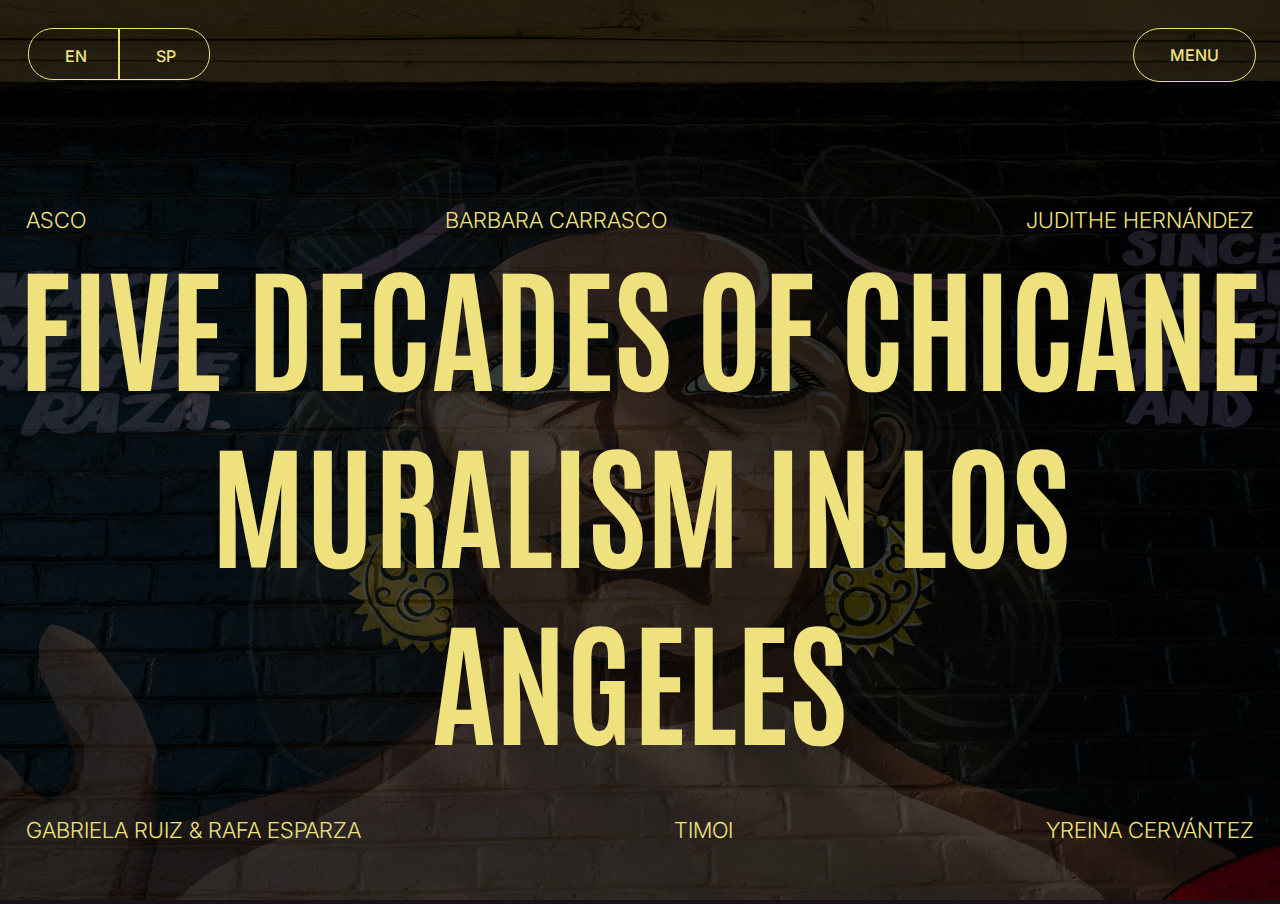
<file: index.html>
<!DOCTYPE html>
<html class="no-js" lang="en">

<head>
  <meta charset="UTF-8">
  <meta name="description" content="A digital exhibition exploring five decades of Chicane muralism in Los Angeles, featuring Asco, Barbara Carrasco, Judithe Hernández, Gabriela Ruiz, Rafa Esparza, Timoi, and Yreina Cervántez.">
  <meta name="viewport" content="width=device-width, initial-scale=1.0">
  <title> Five Decades of Chicane Muralism in Los Angeles: Introduction </title>
  <script src="https://code.jquery.com/jquery-3.6.0.min.js"></script>
  <script src="https://maxcdn.bootstrapcdn.com/bootstrap/3.3.7/js/bootstrap.min.js"></script>
  <script src="https://ajax.googleapis.com/ajax/libs/jquery/3.3.1/jquery.min.js"></script>

  <link rel="stylesheet" href="css/style.css" type="text/css">
  <link rel="icon" href="favicon.ico" type="image/x-icon">

  <link rel="preconnect" href="https://fonts.googleapis.com">
  <link rel="preconnect" href="https://fonts.gstatic.com" crossorigin>
  <link href="https://fonts.googleapis.com/css2?family=Inter:wght@100..900&display=swap" rel="stylesheet">
  <link href="https://fonts.googleapis.com/css2?family=Antonio:wght@100..700&display=swap" rel="stylesheet">
</head>

<body id="landing">
  <script src="script.js"></script>

  <!-- Background Image Slider -->
  <div id="main-bg" role="main" alt="A close up of a female face wearing earrings and coiled buns by Judithe Hernandez.">
    <img src="imgs/DSF3193-min.jpg">
  </div>

  <!-- Skip Link -->
  <a href="#main" class="skip-link"> Skip to main content of the homepage (Press enter to skip past the navigation & language toggle links below) </a>

  <!-- Navigation -->
  <nav class="nav">

    <!-- Language Toggle -->
    <div class="language" role="radiogroup" aria-labelledby="language-switcher1">
      <p class="hidden" id="language-switcher1"> </p>
      <div class="language__container--left language__container--en">
        <input class="language__control" type="radio" id="language1-1" name="language-switch1">
        <label class="language__label__mid" for="language1-1" id="language-toggle-en" value="en">  <button type="button" class="toggle-label index language-en-button"> EN </button>
          <!-- <span class="hidden"></span> -->
        </label>
      </div>
      <div class="language__container--right language__container--sp">
        <input class="language__control" type="radio" id="language1-2" name="language-switch1">
        <label class="language__label__mid" for="language1-2" id="language-toggle-sp" value="sp"> <button type="button" class="toggle-label index language-sp-button"> SP </button>
          <!-- <span class="hidden"></span> -->
        </label>
      </div>
    </div>

    <div class="buffer-space"></div>
    <!-- Pop-out Sub Navigation -->
    <button type="button" id="hamburger-menu__mid" class="open-nav-btn__mid" aria-label="open navigation"
      aria-controls="link-list" aria-expanded="false"> MENU </button>
    <div id="slide-nav" class="slide-content">
      <button type="button" id="close" class="close-btn" aria-label="close navigation">&times;</button>
      <ul id="link-list">
            <li class="text-on en toggleable-english-text" id="nav-intro-link" lang="en"><a href="index.html"> HOME </a></li>
            <li class="text-hidden sp toggleable-spanish-text" id="nav-intro-link" lang="sp"><a href="index.html"> INICIAL </a></li>
            <li class="text-on en toggleable-english-text" id="nav-intro-link" lang="en"><a href="introduction.html"> INTRODUCTION </a></li>
            <li class="text-hidden sp toggleable-spanish-text" id="nav-intro-link" lang="sp"><a href="introduction.html"> INTRODUCCIÓN </a></li>
            <li class="text-on en toggleable-english-text" id="nav-intro-link" lang="en"><a href="objects/objects.html"> OBJECTS </a>
            <li class="text-hidden sp toggleable-spanish-text" id="nav-intro-link" lang="sp"><a href="objects/objects.html"> OBJETOS </a>
            <li class="text-on en toggleable-english-text" id="nav-intro-link" lang="en"><a href="archive/archive.html"> ARCHIVE </a></li>
            <li class="text-hidden sp toggleable-spanish-text" id="nav-intro-link" lang="sp"><a href="archive/archive.html"> ARCHIVO </a></li>
            <li class="text-on en toggleable-english-text" id="nav-intro-link" lang="en"><a href="dialogues/dialogues.html"> DIALOGUES </a></li>
            <li class="text-hidden sp toggleable-spanish-text" id="nav-intro-link" lang="sp"><a href="dialogues/dialogues.html"> DIÁLOGOS </a></li>
            <li class="text-on en toggleable-english-text" id="nav-intro-link" lang="en"><a href="guides/teaching-guides.html"> TEACHING GUIDES </a> </li>
            <li class="text-hidden sp toggleable-spanish-text" id="nav-intro-link" lang="sp"><a href="guides/teaching-guides.html"> GUÍAS DOCENTES </a></li>
            <li class="text-on en toggleable-english-text" id="nav-intro-link" lang="en"><a href="resources/resources.html"> ADDITIONAL RESOURCES </a></li>
            <li class="text-hidden sp toggleable-spanish-text" id="nav-intro-link" lang="sp"><a href="resources/resources.html"> RECURSOS ADICIONALES </a></li>
            <li class="text-on en toggleable-english-text" id="nav-intro-link" lang="en"><a href="credits.html"> CREDITS </a></li>
            <li class="text-hidden sp toggleable-spanish-text" id="nav-intro-link" lang="sp"><a href="credits.html"> CRÉDITOS </a></li>
      </ul>
    </div>
  </nav>
  <main id="main">

    <!-- Landing Title -->
    <div class="title-flex-container">
      <div class="title-top">
        <h2 class="landing-title-small"> ASCO </h2>
        <h2 class="landing-title-small"> BARBARA CARRASCO </h2>
        <h2 class="landing-title-small"> JUDITHE HERNÁNDEZ </h2>
      </div>
      <div class="title-middle">
        <h1 class="en toggleable-english-text" lang="en"> FIVE DECADES OF CHICANE MURALISM IN LOS ANGELES </h1>
        <h1 class="sp toggleable-spanish-text" lang="sp"> CINCO DÉCADAS DE MURALISMO CHICANO EN LOS ÁNGELES </h1>
      </div>
      <div class="title-bottom">
        <h2 class="landing-title-small"> GABRIELA RUIZ & RAFA ESPARZA </h2>
        <h2 class="landing-title-small"> TIMOI </h2>
        <h2 class="landing-title-small"> YREINA CERVÁNTEZ </h2>
      </div>
      <!-- <div class="landing-arrow">
        <div class="section-one-arrow"> <a class="arrow" href="#intro-section"> &#8595; </a> </div>
      </div> -->
    </div>

  </main>
</body>

</html>
</file>
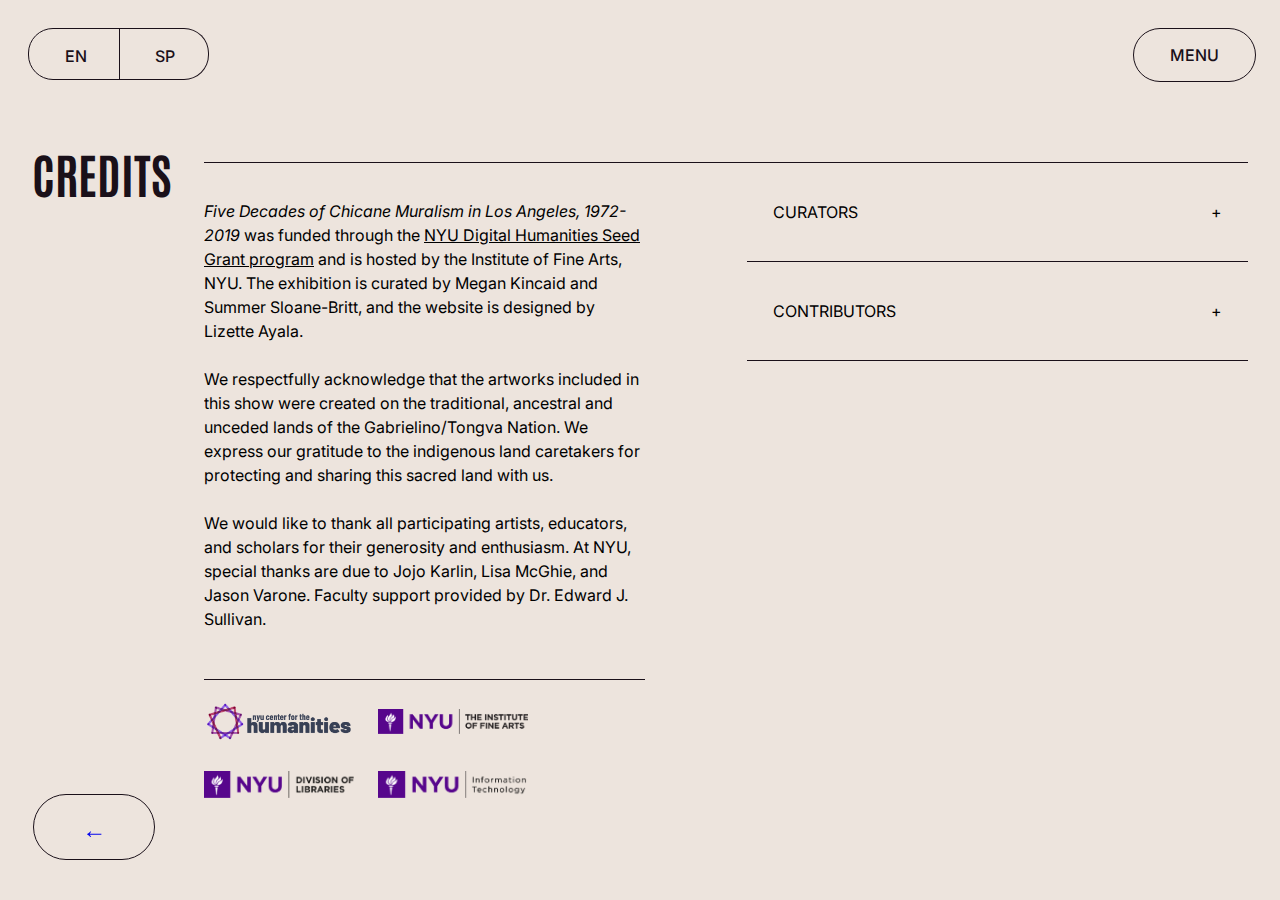
<file: credits.html>
<!DOCTYPE html>
<html class="no-js" lang="en">

<head>
    <meta charset="UTF-8">
    <meta name="description"
        content="Collaborators and participants contributing to the NYU digital exhibition Five Decades of Chicane Muralism in Los Angeles.">
    <meta name="viewport" content="width=device-width, initial-scale=1.0">
    <title> Five Decades of Chicane Muralism in Los Angeles: Credits </title>
    <script src="https://code.jquery.com/jquery-3.6.0.min.js"></script>
    <script src="https://maxcdn.bootstrapcdn.com/bootstrap/3.3.7/js/bootstrap.min.js"></script>
    <script src="https://ajax.googleapis.com/ajax/libs/jquery/3.3.1/jquery.min.js"></script>

    <link rel="stylesheet" href="css/style.css" type="text/css">
    <link rel="stylesheet" href="css/darkui.css" type="text/css">
    <link rel="icon" href="favicon.ico" type="image/x-icon">

    <link rel="preconnect" href="https://fonts.googleapis.com">
    <link rel="preconnect" href="https://fonts.gstatic.com" crossorigin>
    <link href="https://fonts.googleapis.com/css2?family=Inter:wght@100..900&display=swap" rel="stylesheet">
    <link href="https://fonts.googleapis.com/css2?family=Antonio:wght@100..700&display=swap" rel="stylesheet">
    <link href="https://fonts.googleapis.com/css2?family=Ovo&display=swap" rel="stylesheet">
</head>

<body id="global">
    <script src="script.js"></script>

    <!-- Skip Link -->
    <a href="#credits-skip" class="skip-link"> Skip to main content of the credits page (Press enter to skip past the navigation
        & language toggle links below) </a>

    <!-- Navigation -->
    <nav class="nav">

        <!-- Language Toggle -->
        <div class="language" role="radiogroup" aria-labelledby="language-switcher1">
            <p class="hidden" id="language-switcher1"> </p>
            <div class="language__container--left language__container--en">
                <input class="language__control" type="radio" id="language1-1" name="language-switch1">
                <label class="language__label__dark" for="language1-1" id="language-toggle-en"> <button type="button"
                        class="toggle-label language-en-button"> EN </button>
                    <span class="hidden"></span>
                </label>
            </div>
            <div class="language__container--right language__container--sp">
                <input class="language__control" type="radio" id="language1-2" name="language-switch1">
                <label class="language__label__dark" for="language1-2" id="language-toggle-sp"><button type="button"
                        class="toggle-label language-sp-button"> SP </button>
                    <span class="hidden"></span>
                </label>
            </div>
        </div>

        <div class="buffer-space"></div>
        <!-- Pop-out Sub Navigation -->
        <button type="button" id="hamburger-menu__dark" class="open-nav-btn__dark" aria-label="open navigation"
            aria-controls="link-list" aria-expanded="false"> MENU </button>
        <div id="slide-nav" class="slide-content">
            <button type="button" id="close" class="close-btn" aria-label="close navigation">&times;</button>
            <ul id="link-list">
                <li class="text-on en toggleable-english-text" id="nav-intro-link" lang="en"><a href="index.html"> HOME </a></li>
                <li class="text-hidden sp toggleable-spanish-text" id="nav-intro-link" lang="sp"><a href="index.html"> INICIAL </a></li>
                <li class="text-on en toggleable-english-text" id="nav-intro-link" lang="en"><a href="introduction.html"> INTRODUCTION </a></li>
                <li class="text-hidden sp toggleable-spanish-text" id="nav-intro-link" lang="sp"><a href="introduction.html"> INTRODUCCIÓN </a></li>
                <li class="text-on en toggleable-english-text" id="nav-intro-link" lang="en"><a href="objects/objects.html"> OBJECTS </a>
                <li class="text-hidden sp toggleable-spanish-text" id="nav-intro-link" lang="sp"><a href="objects/objects.html"> OBJETOS </a>
                <li class="text-on en toggleable-english-text" id="nav-intro-link" lang="en"><a href="archive/archive.html"> ARCHIVE </a></li>
                <li class="text-hidden sp toggleable-spanish-text" id="nav-intro-link" lang="sp"><a href="archive/archive.html"> ARCHIVO </a></li>
                <li class="text-on en toggleable-english-text" id="nav-intro-link" lang="en"><a href="dialogues/dialogues.html"> DIALOGUES </a></li>
                <li class="text-hidden sp toggleable-spanish-text" id="nav-intro-link" lang="sp"><a href="dialogues/dialogues.html"> DIÁLOGOS </a></li>
                <li class="text-on en toggleable-english-text" id="nav-intro-link" lang="en"><a href="guides/teaching-guides.html"> TEACHING GUIDES </a> </li>
                <li class="text-hidden sp toggleable-spanish-text" id="nav-intro-link" lang="sp"><a href="guides/teaching-guides.html"> GUÍAS DOCENTES </a></li>
                <li class="text-on en toggleable-english-text" id="nav-intro-link" lang="en"><a href="resources/resources.html"> ADDITIONAL RESOURCES </a></li>
                <li class="text-hidden sp toggleable-spanish-text" id="nav-intro-link" lang="sp"><a href="resources/resources.html"> RECURSOS ADICIONALES </a></li>
                <li class="text-on en toggleable-english-text" id="nav-intro-link" lang="en"><a href="credits.html"> CREDITS </a></li>
                <li class="text-hidden sp toggleable-spanish-text" id="nav-intro-link" lang="sp"><a href="credits.html"> CRÉDITOS </a></li>
            </ul>
        </div>
    </nav>
    
    <main>
        <!-- Credits Page Section -->
        <div class="credits" id="credits-section">
            <div class="top-column credits" id="credits-skip">
                <div class="label-row">
                    <h2 class="page-label en toggleable-english-text" lang="en"> CREDITS </h2>
                    <h2 class="page-label sp toggleable-spanish-text" lang="sp"> CRÉDITOS </h2>
                </div>
                <div class="row-content credits">
                    <hr class="label-hr" />
                    <div class="content-container credits">
                        <div class="credits-list">
                            <div class="list-03 credits">
                                <div class="credit-bios special-thanks">
                                    <p class="thanks en toggleable-english-text" lang="en">
                                        <i> Five Decades of Chicane Muralism in Los Angeles, 1972-2019 </i> was funded
                                        through the <a href="https://digitalhumanities.nyu.edu/funding/seed-grants/"
                                            target="_blank" class="thanks"> NYU Digital Humanities Seed Grant
                                            program</a>
                                        and is hosted by the Institute of Fine Arts, NYU. The exhibition is curated by
                                        Megan
                                        Kincaid and Summer Sloane-Britt, and the website is designed by Lizette Ayala.
                                        <br><br>
                                        We respectfully acknowledge that the artworks included in this show were created
                                        on
                                        the traditional, ancestral and unceded lands of the Gabrielino/Tongva Nation. We
                                        express our gratitude to the indigenous land caretakers for protecting and
                                        sharing
                                        this sacred land with us.
                                        <br><br>
                                        We would like to thank all participating artists, educators, and scholars for
                                        their
                                        generosity and enthusiasm. At NYU, special thanks are due to Jojo Karlin, Lisa
                                        McGhie, and Jason Varone. Faculty support provided by Dr. Edward J. Sullivan.
                                        <br><br><br>
                                    </p>
                                    <p class="thanks sp toggleable-spanish-text" lang="sp">
                                        <i> Five Decades of Chicane Muralism in Los Angeles, 1972-2019 </i> fue
                                        financiada a
                                        través del programa NYU Digital Humanities Seed Grant y está organizada por el
                                        Institute of Fine Arts de la NYU. La exposición está curada por Megan Kincaid y
                                        Summer Sloane-Britt y el sitio web ha sido diseñado por Lizette Ayala.
                                        <br><br>
                                        Reconocemos respetuosamente que las obras de arte incluidas en esta exposición
                                        fueron creadas en las tierras tradicionales, ancestrales y sin concesiones de la
                                        Nación Gabrielino/Tongva. Expresamos nuestra gratitud a los cuidadores de las
                                        tierras indígenas por proteger y compartir esta tierra sagrada con nosotros.
                                        <br><br>
                                        Queremos agradecer a todos los artistas, educadores y eruditos que han
                                        participado
                                        por su generosidad y entusiasmo. En la Universidad de Nueva York, damos las
                                        gracias
                                        especialmente a Jojo Karlin, Lisa McGhie y Jason Varone. Apoyo académico del Dr.
                                        Edward J. Sullivan.
                                        <br><br><br>
                                    </p>
                                    <div class="credit-logos-wrapper">
                                        <img class="credit-logos" src="imgs/logos/CFTH-logo-Full-Color-2048x695.png"
                                            alt="NYU Center for Humanities Logo">
                                        <img class="credit-logos" src="imgs/logos/ifa_long_color.png"
                                            alt="NYU IFA Logo">
                                        <img class="credit-logos" src="imgs/logos/libraries_long_color.png"
                                            alt="NYU Libraries Logo">
                                        <img class="credit-logos" src="imgs/logos/long_color_IT.png" alt="NYU IT Logo">
                                    </div>
                                </div>
                            </div>
                        </div>
                        <div class="credits-list">
                            <div class="list-01 credits">
                                <div class="credits-title-one" data-credits="1">
                                    <button class="accordion curators-top credits en toggleable-english-text"> <p class="credits title en toggleable-english-text" lang="en"> CURATORS </p> </button>
                                    <button class="accordion curators-top credits sp toggleable-spanish-text"> <p class="credits title sp toggleable-spanish-text" lang="sp"> CURADORES </p> </button>
                                    <button class="accordion credits"> <p class="credits title toggle_icon">+</p> </button>
                                </div>
                                <hr class="label-hr">
                                <div class="credit-bios accordion-content first" id="1">
                                    <p class="curators hidden 01 en toggleable-english-text" lang="en">
                                        <b> Summer Sloane-Britt </b> (she/her) is a doctoral candidate in Art History at
                                        the
                                        Institute of Fine Arts, New York University. Her research centers on the
                                        intersection of photography and liberation movements through a global lens. Her
                                        dissertation explores the Student Nonviolent Coordinating Committee (SNCC)
                                        photography department, emphasizing their innovative contributions to the 1960s
                                        Black Freedom Movement. Titled &#34;Visions of Liberation: Gender and
                                        Photography in
                                        the Student Nonviolent Coordinating Committee, 1960-1970,&#34; the dissertation
                                        examines how SNCC&#39;s internal gender dynamics influenced their photographic
                                        output in a crucial decade that reshaped photography&#39;s position in
                                        U.S.-based
                                        organizing. She has held positions at the National Gallery of Art, the Grey Art
                                        Gallery, and the Metropolitan Museum of Art. Duke University Press, Open Book
                                        Publishers, the Studio Museum in Harlem, and the Museum of Modern Art have
                                        published
                                        her writing. She is currently serving as the Program Director of the Billie
                                        Holiday
                                        Theatre&#39;s Black Arts Initiative. Additionally, she is collaborating on a
                                        photo
                                        and poetry book with writer Jess Cole.
                                    </p>
                                    <p class="curators hidden 01 en toggleable-english-text" lang="en">
                                        <b> Megan Kincaid </b> is an art historian based in New York. Kincaid is a
                                        scholar
                                        of twentieth-century modernism with an interest in the history of abstraction in
                                        the
                                        Americas. Her doctoral dissertation, &#34;Imaginative Abstraction: Painting and
                                        Possibility in Mexico, 1930-1950,&#34; provided an account of abstract art and
                                        revolutionary aesthetic ideologies established in Mexico as a response to
                                        changing
                                        political conditions and the influx of exiles and refugees. Her scholarship has
                                        been
                                        published by the Museum of Modern Art, Duke University Press, and New York
                                        University, and she has contributed art criticism to <i> Gagosian Quarterly,
                                            Purple
                                            Magazine, The Brooklyn Rail, </i> and <i> Vogue México. </i> In the fall,
                                        she
                                        will teach modern art and theory at New York University and the Cooper Union.
                                        She
                                        received a PhD in Art History from the Institute of Fine Arts, New York
                                        University
                                        in 2024 and a BA from Columbia University in 2017. At present, she is at work on
                                        a
                                        book on pan-American, transatlantic abstraction, a retrospective exhibition
                                        organized by Aperture, and several publications on contemporary artists.
                                        <br>
                                    </p>
                                    <p class="curators hidden 01 sp toggleable-spanish-text" lang="sp">
                                        <b> Summer Sloane-Britt </b> (ella) es candidata a doctorado en la historia del
                                        arte
                                        del Institute of Fine Arts de la Universidad de Nueva York. Su investigación se
                                        centra en la intersección de la fotografía y los movimientos de liberación a
                                        través
                                        de una lente global. Su disertación de doctorado explora el departamento de
                                        fotografía del Comité Coordinador Estudiantil No Violento (SNCC) enfatizando sus
                                        contribuciones innovadoras al Movimiento por La Libertad Negra de la década de
                                        1960.
                                        Titulada “Visions of Liberation: Gender and Photography in the Student
                                        Nonviolent
                                        Coordinating Committee, 1960-1970” la disertación examina cómo la dinámica
                                        interna
                                        de género del SNCC influyó en su producción fotográfica en una década crucial
                                        que
                                        reformó la posición de la fotografía en organizado en los Estados Unidos. Ha
                                        ocupado
                                        cargos en la Galería Nacional de Arte, la Galería de Arte Grey y el Museo
                                        Metropolitano de Arte. Duke University Press, Open Book Publishers, Studio
                                        Museum en
                                        Harlem y el Museo de Arte Moderno de Nueva York han publicado sus escritos.
                                        Actualmente se desempeña como directora de programa de la Iniciativa de Artes
                                        Negras
                                        del Billie Holiday Theatre. Además, está colaborando en un libro de fotografía y
                                        poesía con la escritora Jess Cole.
                                    </p>
                                    <p class="curators hidden 01 sp toggleable-spanish-text" lang="sp">
                                        <b> Megan Kincaid </b> es una historiadora del arte radicada en la ciudad de
                                        Nueva
                                        York. Kincaid es una especialista del modernismo del siglo XX interesada en la
                                        historia de la abstracción en las Américas. Su disertación de doctorado,
                                        “Imaginative Abstraction: Painting and Possibility in Mexico, 1930-1950,” es un
                                        relato del arte abstracto y las ideologías estéticas revolucionarias
                                        establecidas en
                                        México como respuesta a las condiciones políticas cambiantes y la afluencia de
                                        exiliados y refugiados. Su escritura ha sido publicado por el Museo de Arte
                                        Moderno
                                        de Nueva York, Duke University Press y la Universidad de Nueva York, y ha
                                        contribuido crítica de arte para <i> Gagosian Quarterly, Purple Magazine, The
                                            Brooklyn Rail </i> y <i> Vogue México. </i> En otoño, enseñará arte moderno
                                        y
                                        teoría en NYU y en Cooper Union. Recibió un doctorado en historia del arte del
                                        Instituto de Bellas Artes de NYU en 2024 y una licenciatura de Columbia
                                        University
                                        en 2017. Actualmente, está trabajando en un libro sobre abstracción
                                        transatlántica
                                        panamericana, una exposición retrospectiva organizada por Aperture y varias
                                        publicaciones sobre artistas contemporáneos.
                                        <br>
                                    </p>
                                    <br>
                                    <hr class="label-hr curators-line hidden" />
                                </div>
                            </div>
                            <div class="list-02 credits">
                                <div class="credits-title-two" data-credits="2">
                                    <button class="accordion contributors-top credits en toggleable-english-text"> <p class="credits title en toggleable-english-text" lang="en"> CONTRIBUTORS </p> </button>
                                    <button class="accordion contributors-top credits sp toggleable-spanish-text"> <p class="credits title sp toggleable-spanish-text" lang="sp"> CONTRIBUYENTES </p> </button>
                                    <button class="accordion credits"> <p class="credits title toggle_icon">+</p> </button>
                                </div>
                                <hr class="label-hr">
                                <div class="credit-bios accordion-content second" id="2">
                                    <p class="credits contributors cp hidden 02 en toggleable-english-text" lang="en">
                                        <b> Lizette Ayala </b> is a Salvadoran-Mexican digital designer based in New
                                        York
                                        City, with roots in the greater Texas area. A graduate of Parsons School of
                                        Design,
                                        her work focuses on fostering digital autonomy and agency within marginalized
                                        communities of color, particularly in the global and Deep South, aiming to
                                        mitigate
                                        social and racial inequalities in the digital realm.
                                        <br><br>
                                        Her work has been featured in The New York Times, Latina Magazine, The Los
                                        Angeles
                                        Times, and Good Day LA. She has collaborated with institutions and brands such
                                        as
                                        Parsons School of Design, Nike, New York University, Footlocker, Root Studios,
                                        The New Museum, Swiss Institute, El Museo del Barrio, Dallas Museum of Art, and
                                        Scope of Work.
                                    </p>
                                    <p class="credits contributors cp hidden 02 en toggleable-english-text" lang="en">
                                        <b> Mario Ayala </b> (b. 1991, Los Angeles) reimagines a contemporary landscape
                                        where identity, observation, and the presence of material fact play equal roles.
                                        In
                                        his paintings, Ayala brings together figures and forms drawn from every corner
                                        of
                                        his experience living on the West Coast. Ayala&#39;s work lends interest in
                                        traditions and techniques with strong visual ties to California, such as
                                        muralism,
                                        tattooing, and industrial techniques used in automobile painting and commercial
                                        signage, and his influences also extend into postwar art historical movements
                                        such
                                        as the Cool School of Los Angeles and Bay Area Funk art. Ayala&#39;s highly
                                        personal, often surreal, tableaux are vivid representations of the way in which
                                        images course through the world, carrying with them fragments of the past,
                                        present,
                                        and a future still in formation. His creations live as collectively inspired
                                        documents that reflect issues, energies, and aesthetics alive in Mexican
                                        American,
                                        Latin, and Brown communities throughout the region. Ayala&#39;s sculptures,
                                        site-specific works, and collaborations embody his capacity to envision the
                                        local
                                        and the global as interwoven phenomena. Like his paintings, they locate
                                        surprising—and even unsettling—moments of cohesion in a world defined by
                                        multiplicity and rapid, ever-changing flux.
                                    </p>
                                    <p class="credits contributors cp hidden 02 en toggleable-english-text" lang="en">
                                        <b> Juan Gabriel Bolívar </b> is a PhD Candidate in Art History at the Institute
                                        of
                                        Fine Arts, NYU. Born in Bogotá, Colombia, Juan Gabriel received his B.A. in
                                        History
                                        at the Universidad Nacional de Colombia. In 2013, he obtained an Erasmus Mundus
                                        Scholarship to study at the master&#39;s program in Comparative History at
                                        Charles
                                        University in Prague and Social Sciences at the École des Hautes Études des
                                        Sciences
                                        Sociales in Paris. His research focuses on artistic exchanges between Europe and
                                        Latin America in the 19th and 20th centuries. He also studies the migration of
                                        artists, the political uses of art, and the role of art in state and
                                        nation-making
                                        processes. Currently, he is working on his dissertation titled “The Idea of
                                        Hispanoamérica in the Visual and Material Culture of Mexico and Colombia
                                        (1920-1940),” generously supported by the Global Research Initiative of NYU and
                                        the
                                        Metropolitan Museum of Art in New York.
                                    </p>
                                    <p class="credits contributors cp hidden 02 en toggleable-english-text" lang="en">
                                        <b> Itzél Delgado-Gonzalez </b> was born and raised in East Harlem by her
                                        Oaxacan
                                        family. She is a PhD candidate in the American Studies program at NYU and hopes
                                        future generations will appreciate their neighborhoods and people around them as
                                        powerful sources of knowledge.
                                    </p>
                                    <p class="credits contributors cp hidden 02 en toggleable-english-text" lang="en">
                                        <b> Lady Pink </b> was born in Ecuador, raised in NYC, and currently resides in
                                        the
                                        countryside north of the city. In 1979, she started writing graffiti and soon
                                        became
                                        well known as a woman artist within the graffiti subculture. Pink painted subway
                                        trains from the years 1979-1985 and in 1982 had a starring role in the motion
                                        picture &#34;Wild Style.&#34; Lady Pink&#39;s are in prominent museum
                                        collections,
                                        including the Whitney Museum of American Art, The Metropolitan Museum of Art,
                                        the
                                        Brooklyn Museum, the Museum of Fine Art, Boston, and The Museum of Modern Art.
                                        In
                                        addition, she has collaborated with Louis Vuitton, Supreme, and Lancôme. Today,
                                        Lady
                                        Pink continues to create new paintings on canvas that express her unique
                                        personal
                                        vision. She also shares her 40 years of experience with teens by holding mural
                                        workshops and actively lecturing to college students throughout the world.
                                    </p>
                                    <p class="credits contributors cp hidden 02 en toggleable-english-text" lang="en">
                                        <b> Adela Tapia </b> is an art historian based in Southern California. Her
                                        research
                                        focuses on the progressive tactical offensive waged by Chicanas of the 1960s
                                        against
                                        institutionalized colonial oppressions such as sexual hierarchy, religious
                                        shaming,
                                        and assimilation. She emphasizes the intersectional oppressions unique to
                                        Chicanas
                                        in the 1960s including invisibility, assimilation/loss of identity, gender vs.
                                        cultural conflicts, traditional gender roles, imposed relational identities, and
                                        the
                                        perils of Chicana feminism. A published essayist, her writing is featured in
                                        catalog
                                        for the 2024 retrospective of Judithe Hernández, <i> Beyond Myself, Somewhere, I
                                            Wait for My Arrival, </i> and the forthcoming Nicholas & Lee Begovich
                                        Gallery&#39;s permanent collection exhibition, <i> Vitae: A New Generation from
                                            the
                                            Permanent Collection. </i> Adela earned her M.A. and B.A. in Art History
                                        from
                                        California State University, Fullerton. Her thesis excavates Chicanas&#39;
                                        strategic, decolonial interventions as evidenced through the visual framework of
                                        the
                                        art of Judithe Hernández.
                                    </p>
                                    <p class="credits contributors cp hidden 02 en toggleable-english-text" lang="en">
                                        <b> Salvador de la Torre </b> is a transmasculine artist, educator, and
                                        storyteller.
                                        He was born in Guadalajara, Mexico and migrated with their family at a young age
                                        to
                                        Laredo, Texas. They hold a Bachelor&#39;s degree in Fine Art from Texas A&M
                                        International University and a Master&#39;s degree in Fine Arts from Cal State
                                        Fullerton University. He has experience teaching visual art at universities,
                                        community colleges, and community spaces, as well as teaching pre-K through 12th
                                        grade in a variety of institutions. Aside from teaching, de la Torre has
                                        exhibited
                                        their own art in and around Southern California, Texas, Georgia, Ciudad Juárez,
                                        Tijuana, Taiwan, and Berlin in spaces like Grand Central Art Center, East
                                        Int&#39;l
                                        (ESXLA), Museum of Design Atlanta, Torrance Art Museum, Dallas Latino Cultural
                                        Center, The Mexican Consulate of Los Angeles, Charles White Elementary School
                                        Gallery, and Laband Art Gallery. They live and work in Los Angeles, California.
                                        <br><br>
                                    </p>
                                    <p class="credits contributors cp hidden 02 sp toggleable-spanish-text" lang="sp">
                                        <b> Lizette Ayala </b> es una diseñadora digital salvadoreña-mexicana radicada
                                        en la
                                        ciudad de Nueva York, con raíces en Dallas, Texas. Graduada de la Escuela de
                                        Diseño
                                        Parsons, su trabajo se centra en fomentar autonomía y agenciamiento digital en
                                        comunidades de color marginadas, particularmente en el profundo sur global, con
                                        el
                                        objetivo de mitigar desigualdades sociales y raciales en el ámbito digital.
                                        <br><br>
                                        Su trabajo ha aparecido en <i> The New York Times, Latina Magazine, The Los
                                            Angeles
                                            Times </i> y <i> Good Day LA. </i> Ha colaborado con instituciones y marcas
                                        como
                                        la Escuela de diseño Parsons, Nike, La Universidad de Nueva York, Footlocker,
                                        Root
                                        Studios, The New Museum, Swiss Institute, El Museo del Barrio, El Museo de Arte
                                        de
                                        Dallas y Scope of Work.
                                    </p>
                                    <p class="credits contributors cp hidden 02 sp toggleable-spanish-text" lang="sp">
                                        <b> Mario Ayala </b> (n. 1991, Los Ángeles) re-imagina un paisaje contemporáneo
                                        donde la identidad, la observación y la presencia de hechos materiales tienen el
                                        mismo valor. En sus pinturas, Ayala reúne figuras y formas extraídas de cada uno
                                        de
                                        los rincones de su experiencia viviendo en la Costa Oeste. Su trabajo toma
                                        interés
                                        de las tradiciones y técnicas que tienen fuertes vínculos visuales con
                                        California,
                                        como lo son el muralismo, el tatuaje, así como las técnicas industriales
                                        utilizadas
                                        en la pintura de automóviles y la señalización comercial. Sus influencias
                                        también se
                                        extienden a movimientos históricos en el arte de posguerra como la Cool School
                                        de
                                        Los Ángeles y arte Funk del Área de Bahía. Los cuadros muy personales, a menudo
                                        surrealistas, de Ayala son vívidas representaciones de la forma en que las
                                        imágenes
                                        recorren el mundo, llevando consigo fragmentos del pasado, el presente y un
                                        futuro
                                        en formación. Sus creaciones viven como documentos inspirados colectivamente que
                                        reflejan problemas, energías, y estéticas vivas en las comunidades
                                        mexico-americanas, latinas y personas de color de toda la región. Las
                                        esculturas,
                                        obras realizadas para sitios específicos, y las colaboraciones hechas por Ayala
                                        encarnan su capacidad para visualizar lo local y lo global como fenómenos
                                        entrelazados. Al igual que sus pinturas, localizan momentos de cohesión
                                        sorprendentes—incluso inquietantes—en un mundo definido por multiplicidad y un
                                        rápido y cambiante flujo.
                                    </p>
                                    <p class="credits contributors cp hidden 02 sp toggleable-spanish-text" lang="sp">
                                        <b> Juan Gabriel Bolívar </b> es candidato a doctorado del Institute of Fine
                                        Arts de
                                        la Universidad de Nueva York. Nacido en Bogotá, Colombia, Juan Gabriel recibió
                                        su
                                        título de pregrado en historia en la Universidad Nacional de Colombia. En 2013,
                                        obtuvo una beca Erasmus Mundus para estudiar un programa de maestría en historia
                                        comparada en la universidad de Carolina en Praga, y la Escuela de Altos Estudios
                                        en
                                        Ciencias Sociales en París. Su trabajo de investigación se enfoca en los
                                        intercambios artísticos entre Europa y América Latina en los siglos XIX y XX.
                                        También estudia la migración de artistas, los usos políticos del arte, y el rol
                                        del
                                        arte en procesos de construcción de estados nación. Actualmente se encuentra
                                        escribiendo tu disertación de doctorado titulada “The Idea of Hispanoamérica in
                                        the
                                        Visual and Material Culture of Mexico and Colombia (1920-1940),” apoyada por el
                                        Global Research Initiative de NYU y el Museo Metropolitano de Nueva York.
                                    </p>
                                    <p class="credits contributors cp hidden 02 sp toggleable-spanish-text" lang="sp">
                                        <b> Itzél Delgado-Gonzalez </b> nació y creció en East Harlem de una familia
                                        oaxaqueña. Es candidata a doctorado en el programa de Estudios Americanos de la
                                        Universidad de Nueva York y espera que las generaciones futuras aprecien sus
                                        barrios
                                        y a las personas que les rodean como poderosas fuentes de conocimiento.
                                    </p>
                                    <p class="credits contributors cp hidden 02 sp toggleable-spanish-text" lang="sp">
                                        <b> Lady Pink </b> nació en Ecuador, creció en Nueva York y actualmente reside
                                        en el
                                        campo al norte de la ciudad. En 1979, comenzó a realizar graffiti y pronto se
                                        volvió
                                        una artista femenina reconocida dentro de la subcultura del graffiti. Pink pintó
                                        trenes del metro entre los años 1979-1985 y en 1982 tuvo un papel protagónico en
                                        la
                                        película “Wild Style”. Los trabajos de Lady Pink se encuentran en destacadas
                                        colecciones de museos, incluido el Museo Whitney de Arte Americano, el Museo
                                        Metropolitano de Arte de Nueva York, el Museo de Brooklyn, el Museo de Bellas
                                        Artes
                                        de Boston y el Museo de Arte Moderno de Nueva York. Además, ha colaborado con
                                        reconocidas marcas como Louis Vuitton, Supreme y Lancôme. Hoy, Lady Pink
                                        continúa
                                        creando nuevas pinturas sobre lienzo que expresan su visión personal única.
                                        También
                                        comparte sus 40 años de experiencia con adolescentes realizando talleres de
                                        murales
                                        y dando conferencias a estudiantes universitarios de todo el mundo.
                                    </p>
                                    <p class="credits contributors cp hidden 02 sp toggleable-spanish-text" lang="sp">
                                        <b> Adela Tapia </b> es una historiadora del arte radicada en el sur de
                                        California.
                                        Su investigación se centra en la ofensiva táctica progresista emprendida por
                                        Chicanas durante la década de 1960 frente a opresiones coloniales
                                        institucionalizadas como la jerarquía sexual, la vergüenza religiosa y la
                                        asimilación. Ella enfatiza las opresiones interseccionales exclusivas de
                                        Chicanas en
                                        la década de sesenta, incluida la invisibilidad, la asimilación/pérdida de
                                        identidad, los conflictos de género versus los culturales, los roles
                                        tradicionales
                                        de género, las identidades relacionales impuestas y los peligros del feminismo
                                        Chicano. Ensayista publicada, sus escritos aparecen en el catálogo de la
                                        retrospectiva de 2024 de Judithe Hernández, <i> Beyond Myself, Somewhere, I Wait
                                            for
                                            My Arrival, </i> y la próxima exposición de la colección permanente de la
                                        Galería Nicholas & Lee Begovich, <i> Vitae: A New Generation from the Permanent
                                            Collection. </i> Adela obtuvo su licenciatura y maestría en Historia del
                                        Arte de
                                        la Universidad Estatal de California, Fullerton. Su tesis excava las
                                        intervenciones
                                        estratégicas y decoloniales de Chicanas como se evidencia a través del marco
                                        visual
                                        del arte realizado por Judithe Hernández.
                                    </p>
                                    <p class="credits contributors cp hidden 02 sp toggleable-spanish-text" lang="sp">
                                        <b> Salvador de la Torre </b> es un artista transmasculino, educador y
                                        cuentista.
                                        Nació en Guadalajara, México y emigró con su familia a una edad temprana a
                                        Laredo,
                                        Texas. Tiene una licenciatura en Bellas Artes de la Universidad Internacional
                                        Texas
                                        A&M y una maestría en Bellas Artes de la Universidad del Estado de California,
                                        Fullerton. Tiene experiencia enseñando artes visuales en universidades, colegios
                                        universitarios comunitarios, y espacios comunitarios. Además, enseña desde
                                        preescolar hasta el grado 12 en una variedad de instituciones.
                                        <br><br>
                                        Además de enseñar, de la Torre ha exhibido su propio arte en el sur de
                                        California,
                                        Texas, Georgia, Ciudad Juárez, Tijuana, Taiwán y Berlín en espacios como Grand
                                        Central Art Center, East Int'l (ESXLA), el Museo del diseño en Atlanta, el Museo
                                        de
                                        Arte Torrance, el Centro Cultural Latino de Dallas, el Consulado Mexicano de Los
                                        Ángeles, la Galería de la Escuela Primaria Charles White y la Galería de Arte
                                        Laband. Vive y trabaja en Los Ángeles, California.
                                    </p>
                                    <hr class="label-hr contributors hidden" />
                                </div>
                            </div>
                        </div>
                    </div>
                </div>
            </div>
        </div>
        </div>
        <div class="bottom-column">
            <div class="back-arrow credits" id="credits-arrow">
                <div class="section-arrow"> <a href="index.html"> &#8592; </a> </div>
            </div>
        </div>
        </div>
    </main>
</body>
</file>
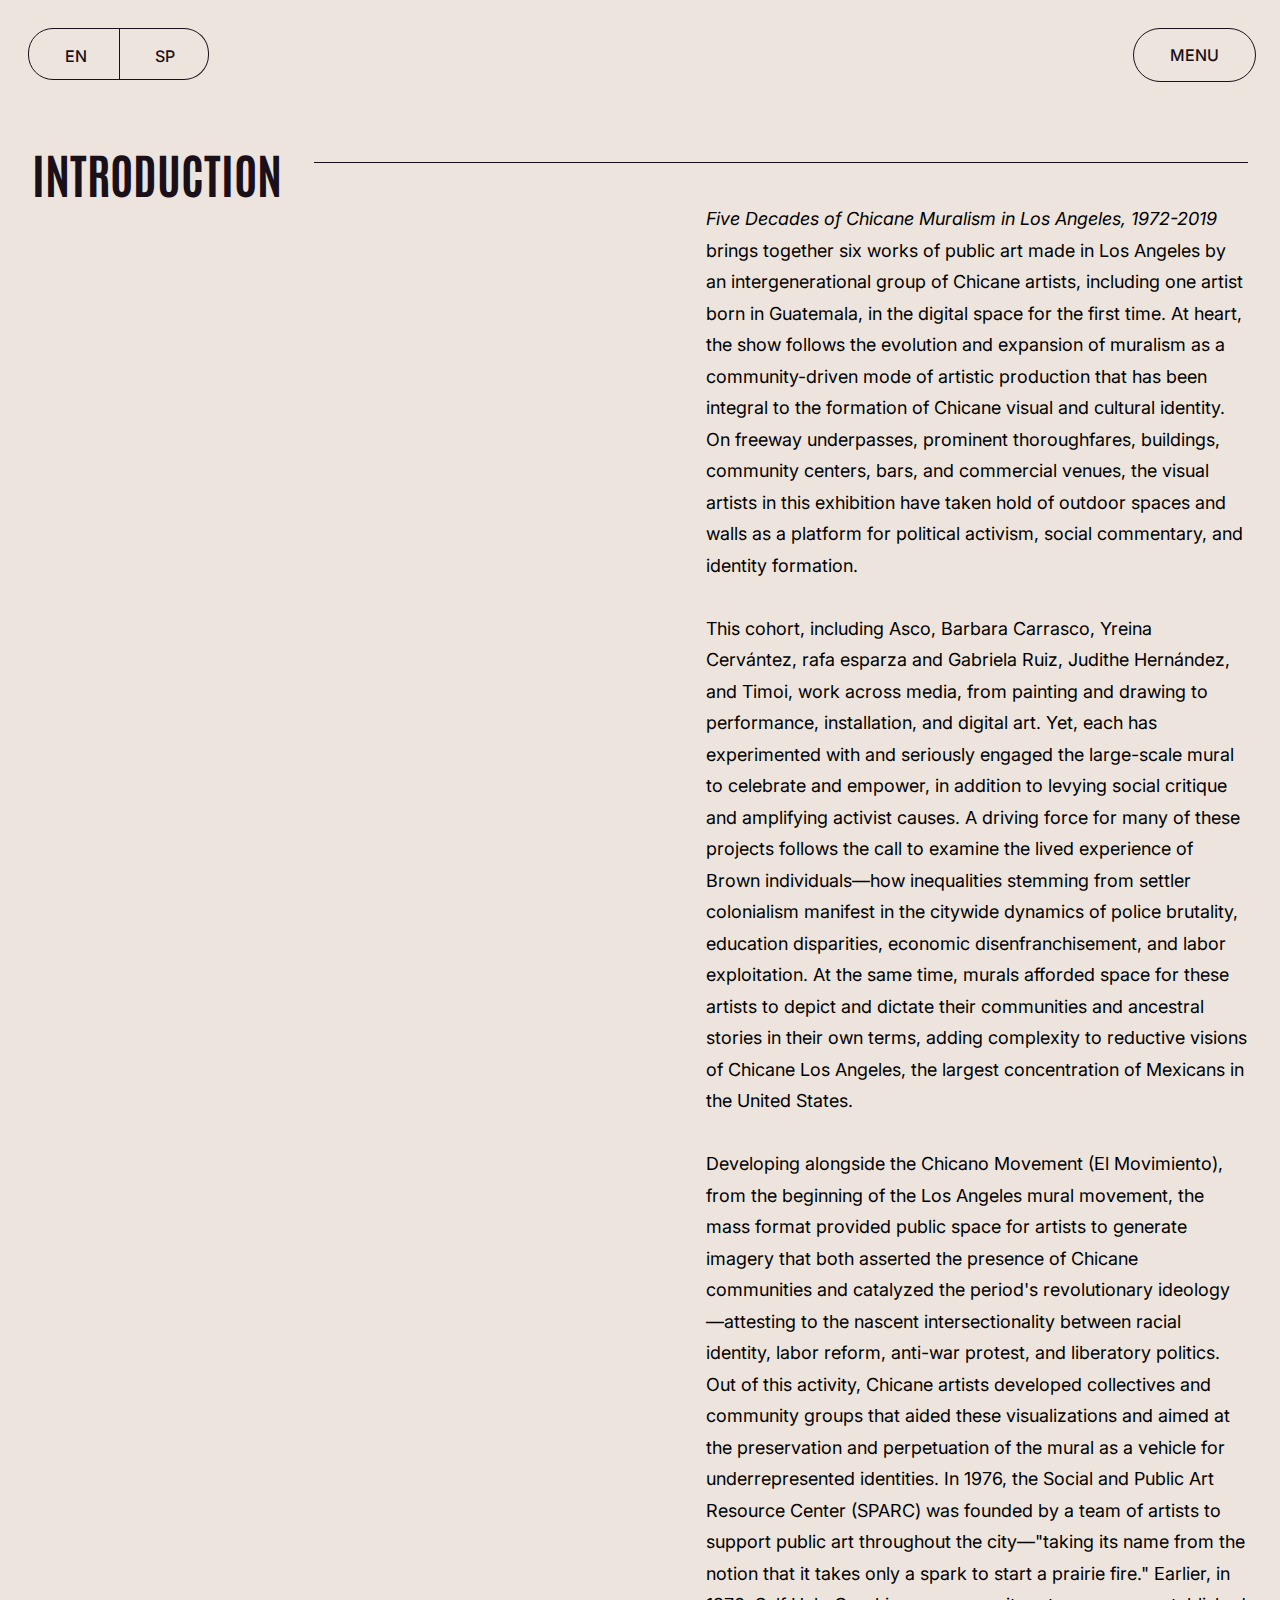
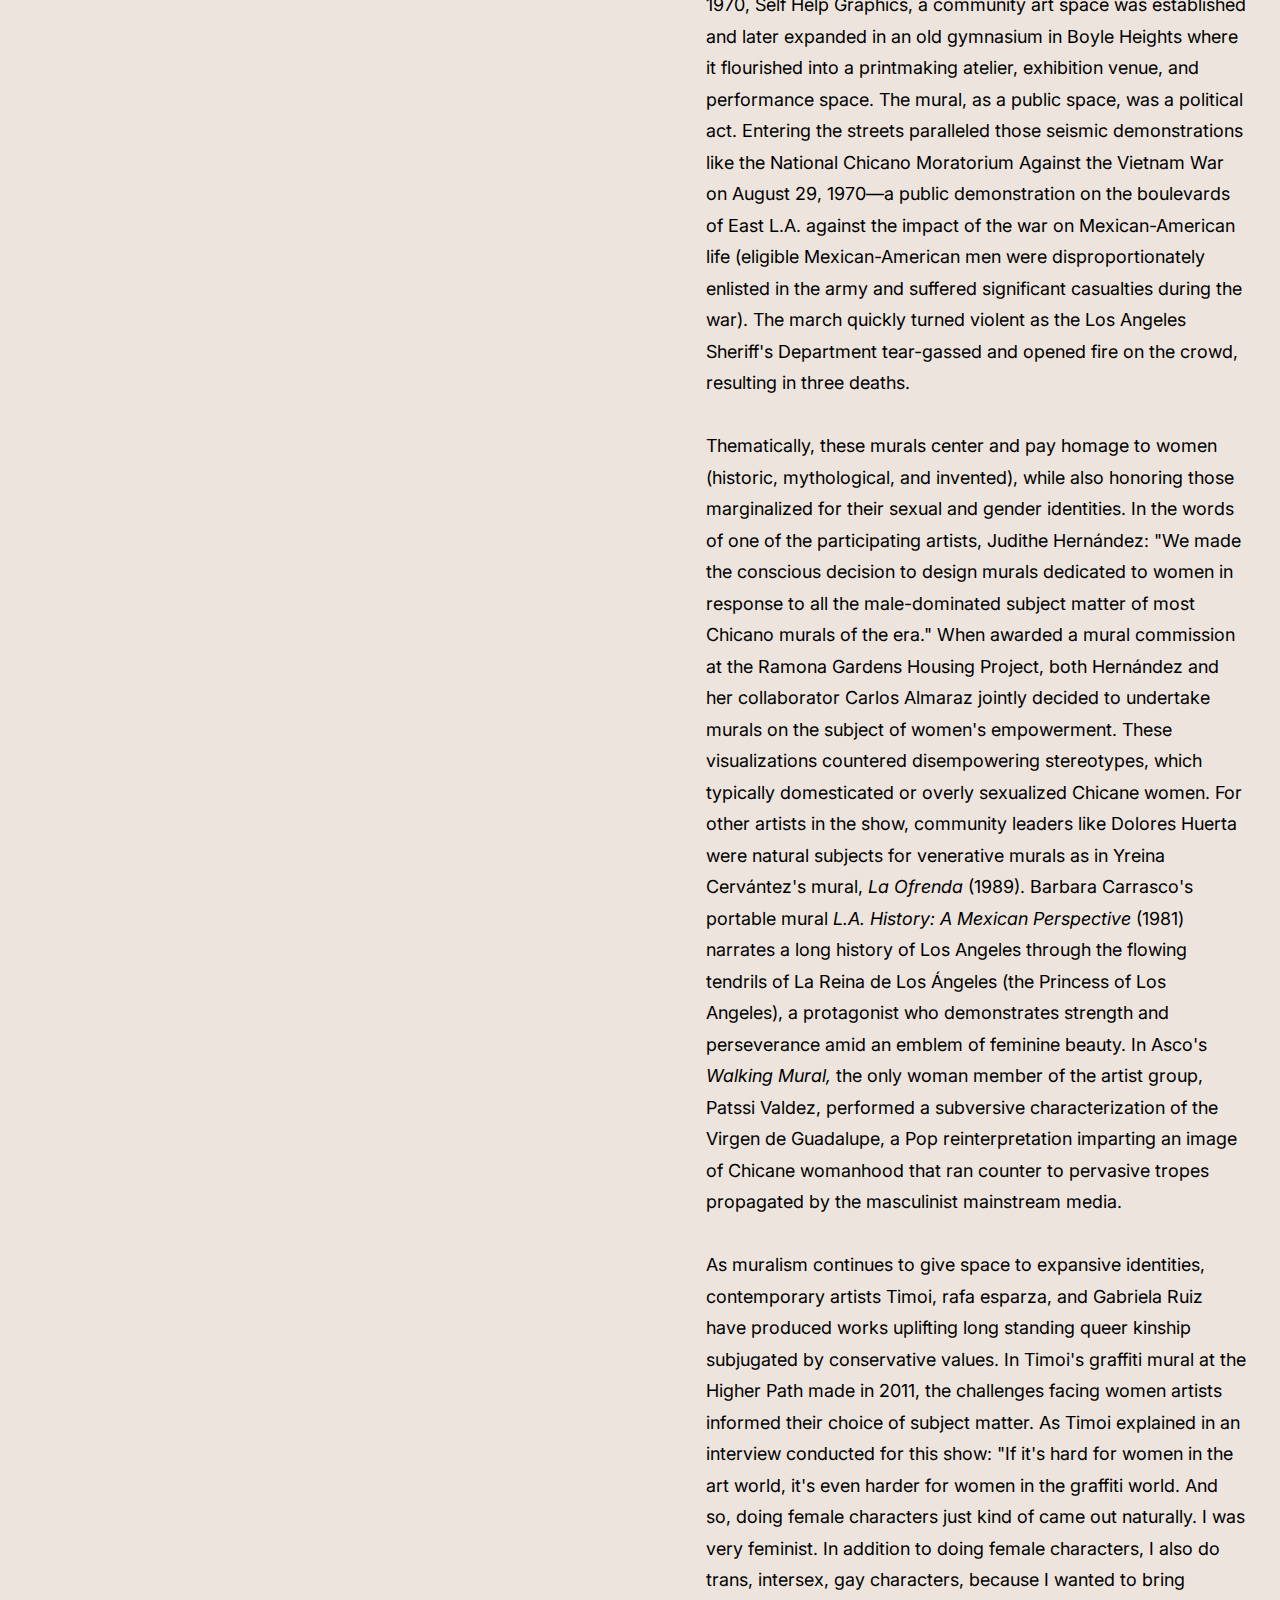
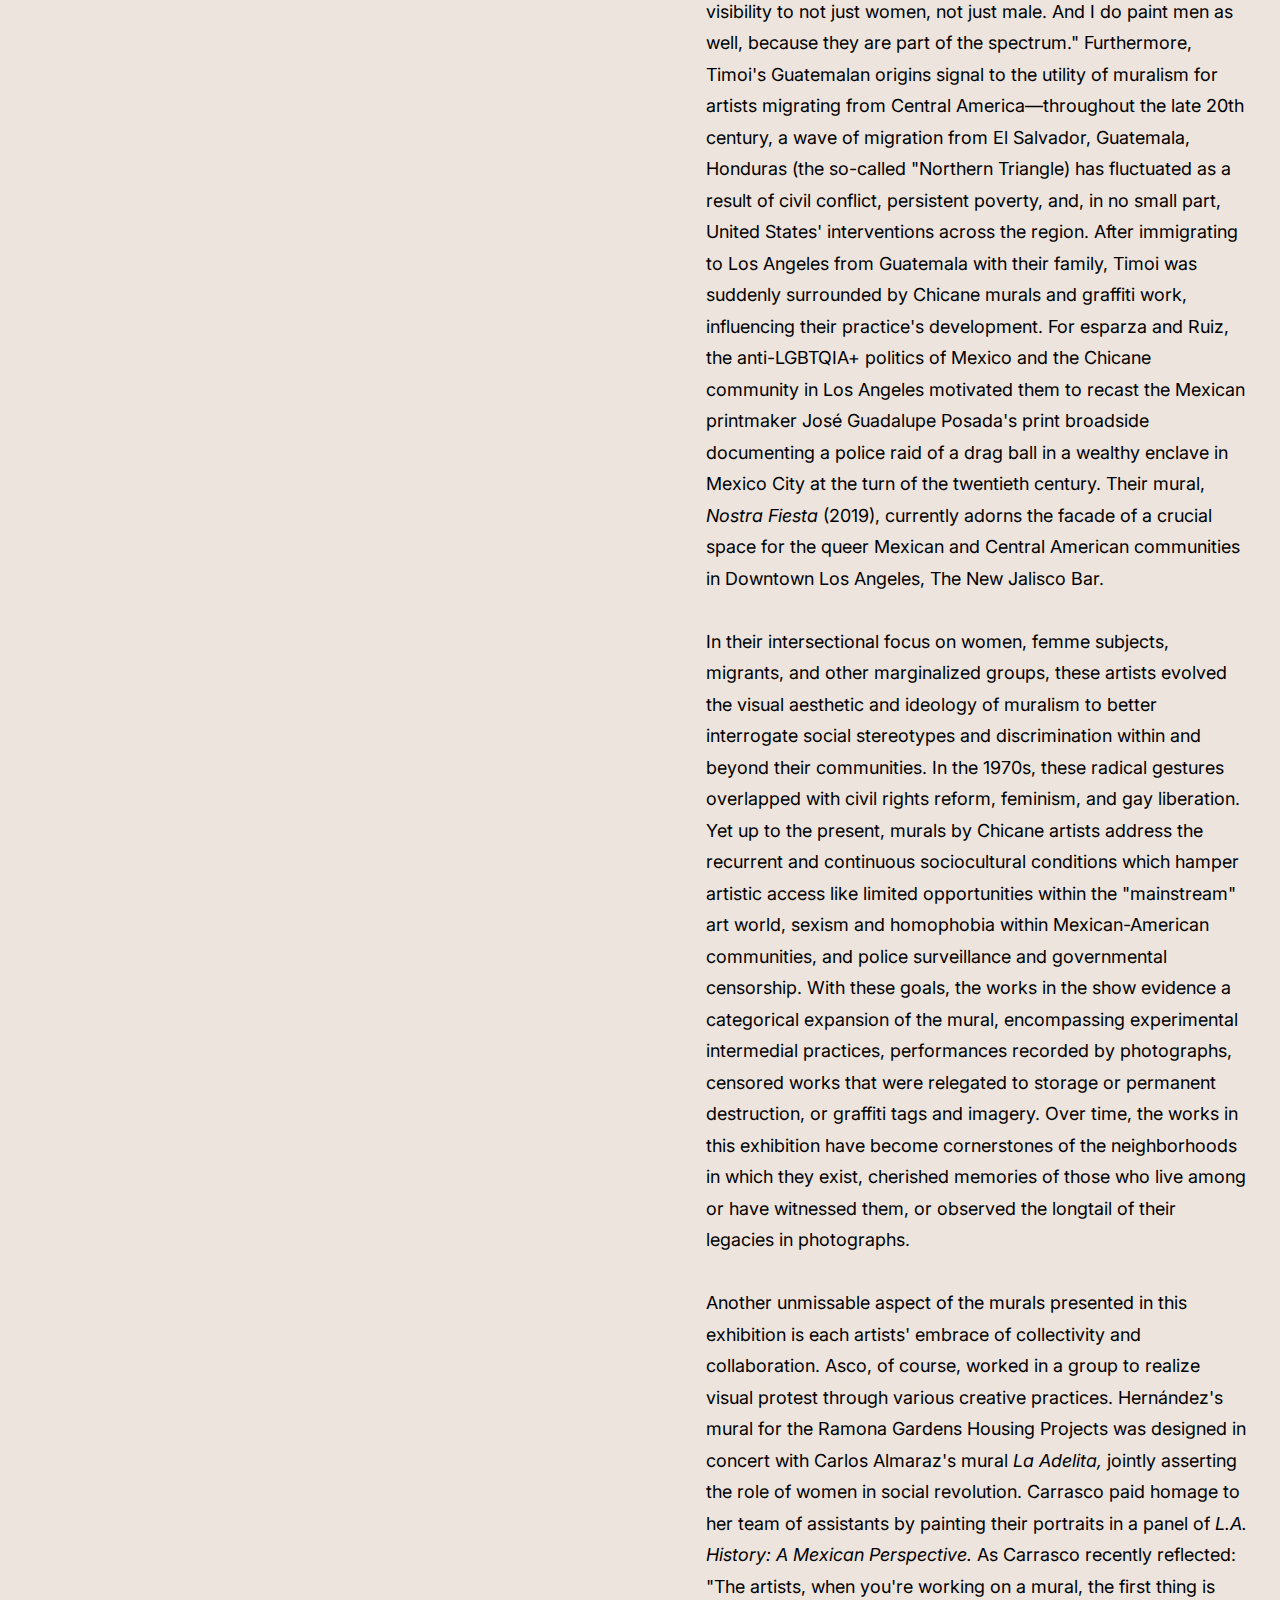
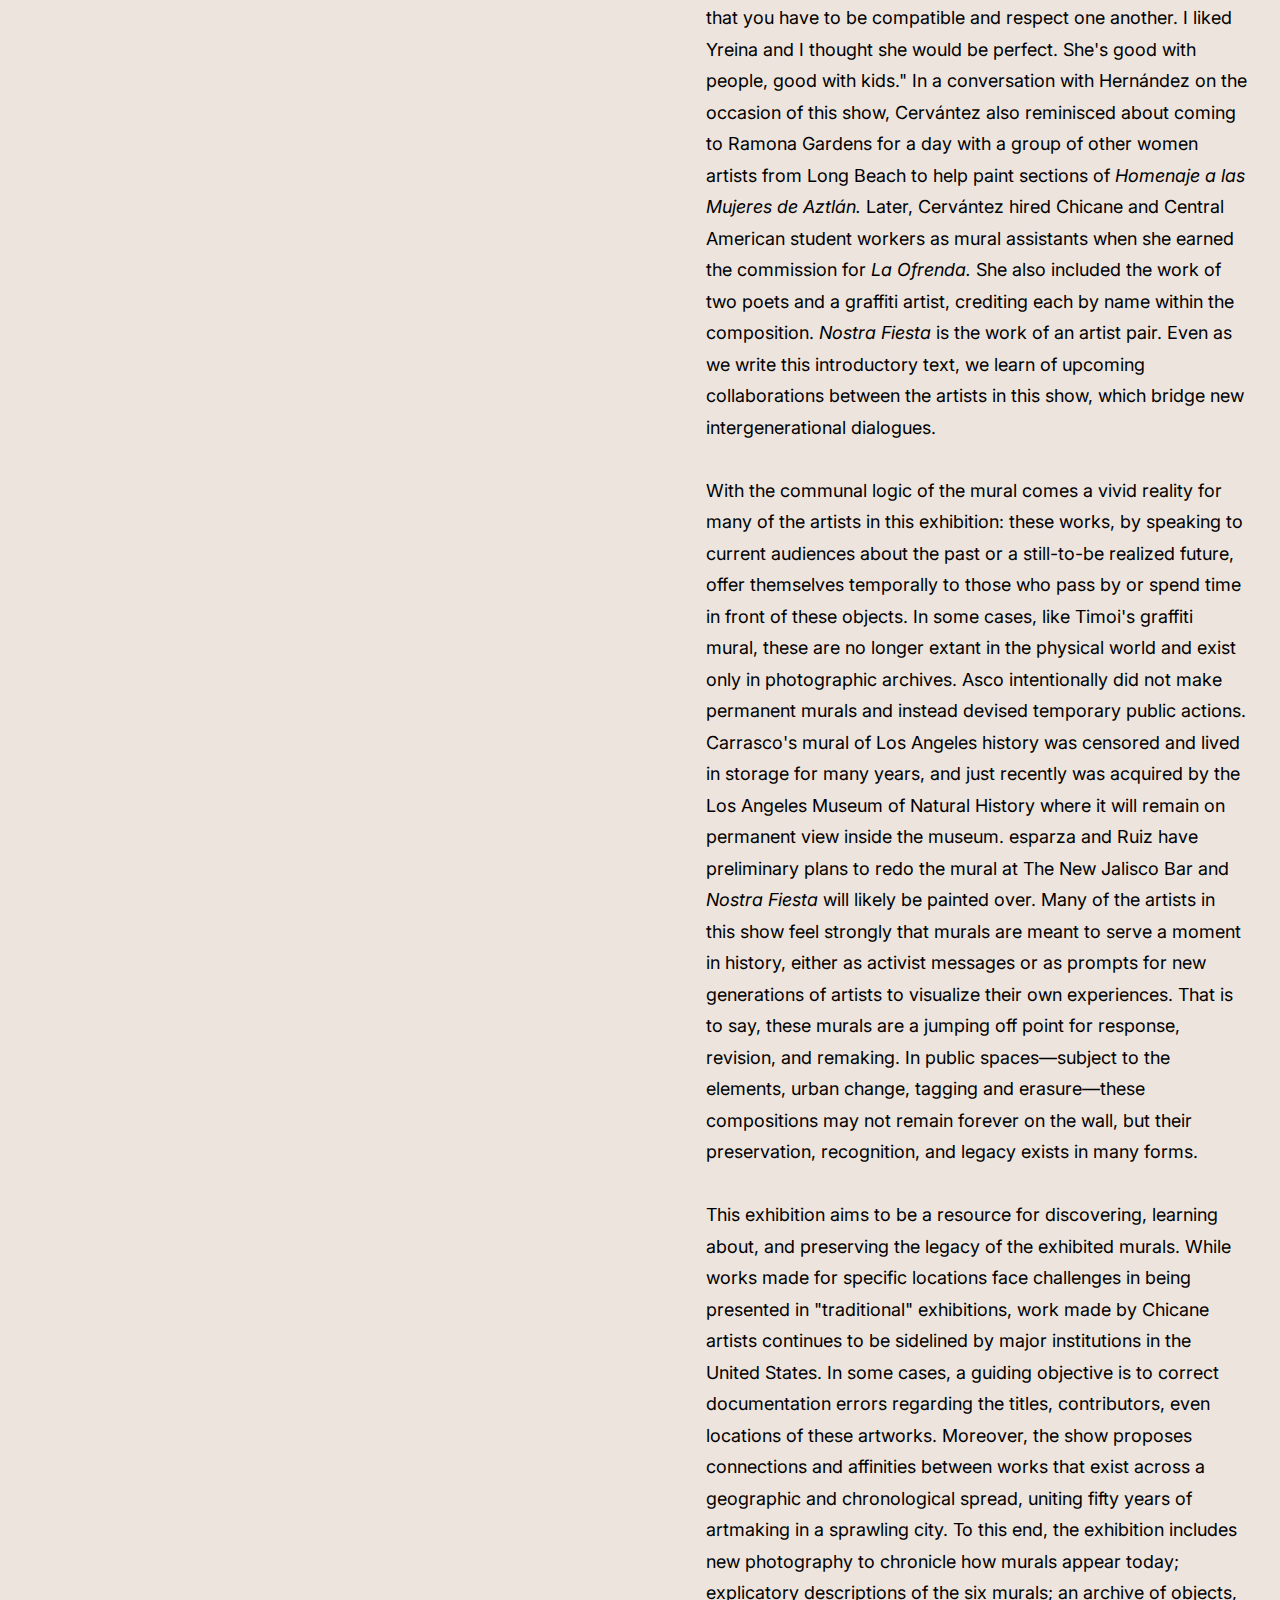
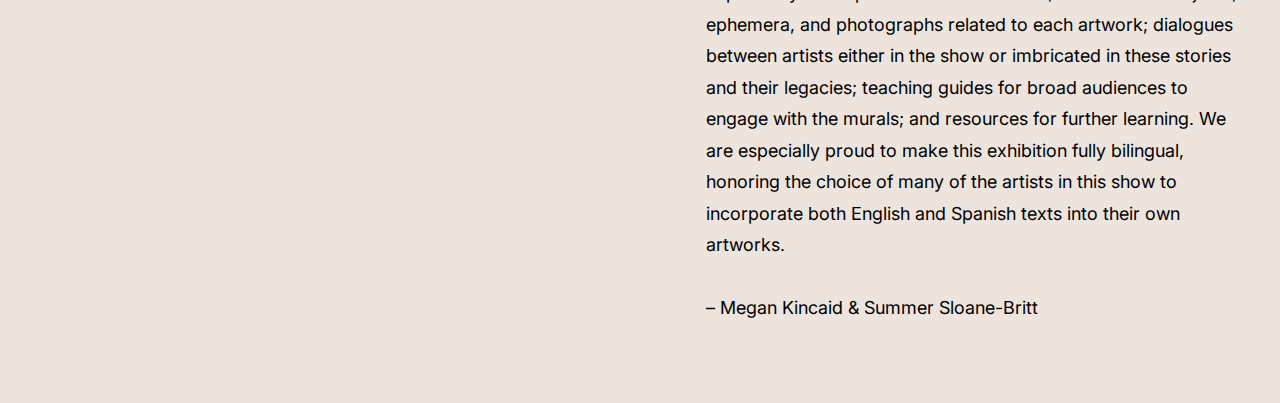
<file: introduction.html>
<!DOCTYPE html>
<html class="no-js" lang="en">

<head>
  <meta charset="UTF-8">
  <meta name="description" content="Introductory essay for the digital exhibition Five Decades of Chicane Muralism in Los Angeles hosted by NYU Center for the Humanities and the Institute of Fine Arts NYU, co-written by Megan Kincaid and Summer Sloane-Britt.">
  <meta name="viewport" content="width=device-width, initial-scale=1.0">
  <title> Five Decades of Chicane Muralism in Los Angeles: Introduction </title>
  <script src="https://code.jquery.com/jquery-3.6.0.min.js"></script>
  <script src="https://maxcdn.bootstrapcdn.com/bootstrap/3.3.7/js/bootstrap.min.js"></script>
  <script src="https://ajax.googleapis.com/ajax/libs/jquery/3.3.1/jquery.min.js"></script>

  <link rel="stylesheet" href="css/style.css" type="text/css">
  <link rel="stylesheet" href="css/darkui.css" type="text/css">
  <link rel="icon" href="favicon.ico" type="image/x-icon">

  <link rel="preconnect" href="https://fonts.googleapis.com">
  <link rel="preconnect" href="https://fonts.gstatic.com" crossorigin>
  <link href="https://fonts.googleapis.com/css2?family=Inter:wght@100..900&display=swap" rel="stylesheet">
  <link href="https://fonts.googleapis.com/css2?family=Antonio:wght@100..700&display=swap" rel="stylesheet">
</head>

<body id="global">
  <script src="script.js"></script>

   <!-- Skip Link -->
   <a href="#intro-section" class="skip-link"> Skip to main content of the introduction page (Press enter to skip past the navigation & language toggle links below) </a>

  <!-- Navigation -->
  <nav class="nav">

    <!-- Language Toggle -->
    <div class="language" role="radiogroup" aria-labelledby="language-switcher1">
      <p class="hidden" id="language-switcher1"> </p>
      <div class="language__container--left language__container--en">
        <input class="language__control" type="radio" id="language1-1" name="language-switch1">
        <label class="language__label__dark" for="language1-1" id="language-toggle-en"> <button type="button" class="toggle-label language-en-button"> EN </button>
        <span class="hidden"></span> 
        </label>
      </div>
      <div class="language__container--right language__container--sp">
        <input class="language__control" type="radio" id="language1-2" name="language-switch1">
        <label class="language__label__dark" for="language1-2" id="language-toggle-sp"><button type="button" class="toggle-label language-sp-button"> SP </button>
        <span class="hidden"></span>
        </label>
      </div>
    </div>

    <div class="buffer-space"></div>
    <!-- Pop-out Sub Navigation -->
    <button type="button" id="hamburger-menu__dark" class="open-nav-btn__dark" aria-label="open navigation"
      aria-controls="link-list" aria-expanded="false"> MENU
    </button>
    <div id="slide-nav" class="slide-content">
      <button type="button" id="close" class="close-btn" aria-label="close navigation">&times;</button>
      <ul id="link-list">
        <li class="text-on en toggleable-english-text" id="nav-intro-link" lang="en"><a href="index.html"> HOME </a></li>
        <li class="text-hidden sp toggleable-spanish-text" id="nav-intro-link" lang="sp"><a href="index.html"> INICIAL </a></li>
        <li class="text-on en toggleable-english-text" id="nav-intro-link" lang="en"><a href="introduction.html"> INTRODUCTION </a></li>
        <li class="text-hidden sp toggleable-spanish-text" id="nav-intro-link" lang="sp"><a href="introduction.html"> INTRODUCCIÓN </a></li>
        <li class="text-on en toggleable-english-text" id="nav-intro-link" lang="en"><a href="objects/objects.html"> OBJECTS </a>
        <li class="text-hidden sp toggleable-spanish-text" id="nav-intro-link" lang="sp"><a href="objects/objects.html"> OBJETOS </a>
        <li class="text-on en toggleable-english-text" id="nav-intro-link" lang="en"><a href="archive/archive.html"> ARCHIVE </a></li>
        <li class="text-hidden sp toggleable-spanish-text" id="nav-intro-link" lang="sp"><a href="archive/archive.html"> ARCHIVO </a></li>
        <li class="text-on en toggleable-english-text" id="nav-intro-link" lang="en"><a href="dialogues/dialogues.html"> DIALOGUES </a></li>
        <li class="text-hidden sp toggleable-spanish-text" id="nav-intro-link" lang="sp"><a href="dialogues/dialogues.html"> DIÁLOGOS </a></li>
        <li class="text-on en toggleable-english-text" id="nav-intro-link" lang="en"><a href="guides/teaching-guides.html"> TEACHING GUIDES </a> </li>
        <li class="text-hidden sp toggleable-spanish-text" id="nav-intro-link" lang="sp"><a href="guides/teaching-guides.html"> GUÍAS DOCENTES </a></li>
        <li class="text-on en toggleable-english-text" id="nav-intro-link" lang="en"><a href="resources/resources.html"> ADDITIONAL RESOURCES </a></li>
        <li class="text-hidden sp toggleable-spanish-text" id="nav-intro-link" lang="sp"><a href="resources/resources.html"> RECURSOS ADICIONALES </a></li>
        <li class="text-on en toggleable-english-text" id="nav-intro-link" lang="en"><a href="credits.html"> CREDITS </a></li>
        <li class="text-hidden sp toggleable-spanish-text" id="nav-intro-link" lang="sp"><a href="credits.html"> CRÉDITOS </a></li>
      </ul>
    </div>
  </nav>
  <main>

    <!-- Introduction Page Section -->
    <div class="intro" id="intro-section">
      <div class="top-column intro">
        <div class="label-row">
          <h2 class="page-label en toggleable-english-text" lang="en"> INTRODUCTION </h2>
          <h2 class="page-label sp toggleable-spanish-text" lang="sp"> INTRODUCCIÓN </h2>
        </div>
        <div class="row-content introduction">
          <hr class="label-hr"/>
          <div class="content-container introduction">
            <p class="introduction en toggleable-english-text" lang="en">
              <i> Five Decades of Chicane Muralism in Los Angeles, 1972-2019</i> brings together six works of public art made in Los Angeles by an intergenerational group of Chicane artists, including one artist born in Guatemala, in the digital space for the first time. At heart, the show follows the evolution and expansion of muralism as a community-driven mode of artistic production that has been integral to the formation of Chicane visual and cultural identity. On freeway underpasses, prominent thoroughfares, buildings, community centers, bars, and commercial venues, the visual artists in this exhibition have taken hold of outdoor spaces and walls as a platform for political activism, social commentary, and identity formation. 
              <br><br>
              This cohort, including Asco, Barbara Carrasco, Yreina Cervántez, rafa esparza and Gabriela Ruiz, Judithe Hernández, and Timoi, work across media, from painting and drawing to performance, installation, and digital art. Yet, each has experimented with and seriously engaged the large-scale mural to celebrate and empower, in addition to levying social critique and amplifying activist causes. A driving force for many of these projects follows the call to examine the lived experience of Brown individuals&#8212;how inequalities stemming from settler colonialism manifest in the citywide dynamics of police brutality, education disparities, economic disenfranchisement, and labor exploitation. At the same time, murals afforded space for these artists to depict and dictate their communities and ancestral stories in their own terms, adding complexity to reductive visions of Chicane Los Angeles, the largest concentration of Mexicans in the United States.
              <br><br>
              Developing alongside the Chicano Movement (El Movimiento), from the beginning of the Los Angeles mural movement, the mass format provided public space for artists to generate imagery that both asserted the presence of Chicane communities and catalyzed the period&#39;s revolutionary ideology&#8212;attesting to the nascent intersectionality between racial identity, labor reform, anti-war protest, and liberatory politics. Out of this activity, Chicane artists developed collectives and community groups that aided these visualizations and aimed at the preservation and perpetuation of the mural as a vehicle for underrepresented identities. In 1976, the Social and Public Art Resource Center (SPARC) was founded by a team of artists to support public art throughout the city&#8212;&#34;taking its name from the notion that it takes only a spark to start a prairie fire.&#34; Earlier, in 1970, Self Help Graphics, a community art space was established and later expanded in an old gymnasium in Boyle Heights where it flourished into a printmaking atelier, exhibition venue, and performance space. The mural, as a public space, was a political act. Entering the streets paralleled those seismic demonstrations like the National Chicano Moratorium Against the Vietnam War on August 29, 1970&#8212;a public demonstration on the boulevards of East L.A. against the impact of the war on Mexican-American life (eligible Mexican-American men were disproportionately enlisted in the army and suffered significant casualties during the war). The march quickly turned violent as the Los Angeles Sheriff&#39;s Department tear-gassed and opened fire on the crowd, resulting in three deaths. 
              <br><br>
              Thematically, these murals center and pay homage to women (historic, mythological, and invented), while also honoring those marginalized for their sexual and gender identities. In the words of one of the participating artists, Judithe Hernández: &#34;We made the conscious decision to design murals dedicated to women in response to all the male-dominated subject matter of most Chicano murals of the era.&#34; When awarded a mural commission at the Ramona Gardens Housing Project, both Hernández and her collaborator Carlos Almaraz jointly decided to undertake murals on the subject of women&#39;s empowerment. These visualizations countered disempowering stereotypes, which typically domesticated or overly sexualized Chicane women. For other artists in the show, community leaders like Dolores Huerta were natural subjects for venerative murals as in Yreina Cervántez&#39;s mural, <i> La Ofrenda </i> (1989). Barbara Carrasco&#39;s portable mural <i> L.A. History: A Mexican Perspective </i> (1981) narrates a long history of Los Angeles through the flowing tendrils of La Reina de Los Ángeles (the Princess of Los Angeles), a protagonist who demonstrates strength and perseverance amid an emblem of feminine beauty. In Asco&#39;s <i> Walking Mural, </i> the only woman member of the artist group, Patssi Valdez, performed a subversive characterization of the Virgen de Guadalupe, a Pop reinterpretation imparting an image of Chicane womanhood that ran counter to pervasive tropes propagated by the masculinist mainstream media. 
              <br><br>
              As muralism continues to give space to expansive identities, contemporary artists Timoi, rafa esparza, and Gabriela Ruiz have produced works uplifting long standing queer kinship subjugated by conservative values. In Timoi&#39;s graffiti mural at the Higher Path made in 2011, the challenges facing women artists informed their choice of subject matter. As Timoi explained in an interview conducted for this show: &#34;If it&#39;s hard for women in the art world, it&#39;s even harder for women in the graffiti world. And so, doing female characters just kind of came out naturally. I was very feminist. In addition to doing female characters, I also do trans, intersex, gay characters, because I wanted to bring visibility to not just women, not just male. And I do paint men as well, because they are part of the spectrum.&#34; Furthermore, Timoi&#39;s Guatemalan origins signal to the utility of muralism for artists migrating from Central America&#8212;throughout the late 20th century, a wave of migration from El Salvador, Guatemala, Honduras (the so-called &#34;Northern Triangle) has fluctuated as a result of civil conflict, persistent poverty, and, in no small part, United States&#39; interventions across the region. After immigrating to Los Angeles from Guatemala with their family, Timoi was suddenly surrounded by Chicane murals and graffiti work, influencing their practice&#39;s development. For esparza and Ruiz, the anti-LGBTQIA+ politics of Mexico and the Chicane community in Los Angeles motivated them to recast the Mexican printmaker José Guadalupe Posada&#39;s print broadside documenting a police raid of a drag ball in a wealthy enclave in Mexico City at the turn of the twentieth century. Their mural, <i> Nostra Fiesta </i> (2019), currently adorns the facade of a crucial space for the queer Mexican and Central American communities in Downtown Los Angeles, The New Jalisco Bar. 
              <br><br>
              In their intersectional focus on women, femme subjects, migrants, and other marginalized groups, these artists evolved the visual aesthetic and ideology of muralism to better interrogate social stereotypes and discrimination within and beyond their communities. In the 1970s, these radical gestures overlapped with civil rights reform, feminism, and gay liberation. Yet up to the present, murals by Chicane artists address the recurrent and continuous sociocultural conditions which hamper artistic access like limited opportunities within the &#34;mainstream&#34; art world, sexism and homophobia within Mexican-American communities, and police surveillance and governmental censorship. With these goals, the works in the show evidence a categorical expansion of the mural, encompassing experimental intermedial practices, performances recorded by photographs, censored works that were relegated to storage or permanent destruction, or graffiti tags and imagery. Over time, the works in this exhibition have become cornerstones of the neighborhoods in which they exist, cherished memories of those who live among or have witnessed them, or observed the longtail of their legacies in photographs. 
              <br><br>
              Another unmissable aspect of the murals presented in this exhibition is each artists&#39; embrace of collectivity and collaboration. Asco, of course, worked in a group to realize visual protest through various creative practices. Hernández&#39;s mural for the Ramona Gardens Housing Projects was designed in concert with Carlos Almaraz&#39;s mural <i> La Adelita, </i> jointly asserting the role of women in social revolution. Carrasco paid homage to her team of assistants by painting their portraits in a panel of <i> L.A. History: A Mexican Perspective. </i> As Carrasco recently reflected: &#34;The artists, when you&#39;re working on a mural, the first thing is that you have to be compatible and respect one another. I liked Yreina and I thought she would be perfect. She&#39;s good with people, good with kids.&#34; In a conversation with Hernández on the occasion of this show, Cervántez also reminisced about coming to Ramona Gardens for a day with a group of other women artists from Long Beach to help paint sections of <i> Homenaje a las Mujeres de Aztlán. </i> Later, Cervántez hired Chicane and Central American student workers as mural assistants when she earned the commission for <i> La Ofrenda. </i> She also included the work of two poets and a graffiti artist, crediting each by name within the composition. <i> Nostra Fiesta </i> is the work of an artist pair. Even as we write this introductory text, we learn of upcoming collaborations between the artists in this show, which bridge new intergenerational dialogues. 
              <br><br>
              With the communal logic of the mural comes a vivid reality for many of the artists in this exhibition: these works, by speaking to current audiences about the past or a still-to-be realized future, offer themselves temporally to those who pass by or spend time in front of these objects. In some cases, like Timoi&#39;s graffiti mural, these are no longer extant in the physical world and exist only in photographic archives. Asco intentionally did not make permanent murals and instead devised temporary public actions. Carrasco&#39;s mural of Los Angeles history was censored and lived in storage for many years, and just recently was acquired by the Los Angeles Museum of Natural History where it will remain on permanent view inside the museum. esparza and Ruiz have preliminary plans to redo the mural at The New Jalisco Bar and <i> Nostra Fiesta </i> will likely be painted over. Many of the artists in this show feel strongly that murals are meant to serve a moment in history, either as activist messages or as prompts for new generations of artists to visualize their own experiences. That is to say, these murals are a jumping off point for response, revision, and remaking. In public spaces&#8212;subject to the elements, urban change, tagging and erasure&#8212;these compositions may not remain forever on the wall, but their preservation, recognition, and legacy exists in many forms. 
              <br><br>
              This exhibition aims to be a resource for discovering, learning about, and preserving the legacy of the exhibited murals. While works made for specific locations face challenges in being presented in &#34;traditional&#34; exhibitions, work made by Chicane artists continues to be sidelined by major institutions in the United States. In some cases, a guiding objective is to correct documentation errors regarding the titles, contributors, even locations of these artworks. Moreover, the show proposes connections and affinities between works that exist across a geographic and chronological spread, uniting fifty years of artmaking in a sprawling city. To this end, the exhibition includes new photography to chronicle how murals appear today; explicatory descriptions of the six murals; an archive of objects, ephemera, and photographs related to each artwork; dialogues between artists either in the show or imbricated in these stories and their legacies; teaching guides for broad audiences to engage with the murals; and resources for further learning. We are especially proud to make this exhibition fully bilingual, honoring the choice of many of the artists in this show to incorporate both English and Spanish texts into their own artworks. 
              <br><br>
              &#8211; Megan Kincaid & Summer Sloane-Britt
              <br><br>
            </p>
            <p class="introduction sp toggleable-spanish-text" lang="sp">
              <i> Cinco Décadas de Muralismo Chicane en Los Ángeles, 1972-2019 (Five Decades of Chicane Muralism in Los Angeles, 1972-2019) </i> reúne seis obras de arte público realizadas en Los Ángeles por un grupo intergeneracional de artistas Chicanes, incluida una artista nacida en Guatemala, en el espacio digital por primera vez. En esencia, la muestra sigue la evolución y expansión del muralismo como un modo de producción artística empujado por una comunidad que ha sido integral en la formación de la identidad visual y cultural Chicane. Puestos en caminos subterráneos de autopistas, prominentes vías públicas, edificios, centros comunitarios, bares y lugares comerciales, los artistas visuales de esta exhibición se han apropiado de espacios al aire libre y paredes como plataforma para el activismo político, el comentario social y la formación de sus identidades. 
              <br><br>
              Este grupo, que incluye al colectivo Asco, Barbara Carrasco, Yreina Cervántez, rafa esparza,Gabriela Ruiz, Judithe Hernández y Timoi, trabaja a través de diferentes medios, desde la pintura y el dibujo hasta performance, la instalación multimedia y el arte digital. Sin embargo, cada une ha experimentado y se ha involucrado de manera concienzuda con el mural a gran escala para celebrar y empoderar, además de plantear una crítica social y amplificar causas de activismo social. Una fuerza que impulsa muchos de estos proyectos sigue el llamado a examinar la experiencia vivida por personas de color&#8212;cómo las desigualdades derivadas del colonialismo de asentamiento que se manifiestan en dinámicas a lo largo de la ciudad, como son la brutalidad policial, las disparidades educativas, la privación de derechos económicos y la explotación laboral. Al mismo tiempo, estos murales brindaron espacio para que estos artistas pintaran y describieran sus propias comunidades y sus historias ancestrales en sus propios términos, agregando complejidad a las visiones reduccionistas de la parte Chicane de Los Ángeles, que contiene la mayor concentración de mexicanos en los Estados Unidos.
              <br><br>
              Desarrollándose al lado del Movimiento Chicano (El Movimiento), desde el comienzo del movimiento muralista de Los Ángeles, este formato masivo proporcionó un espacio público para que diferentes artistas generaran imágenes que afirmaran la presencia de comunidades Chicanes y catalizaran la ideología revolucionaria de la época&#8212;lo cual atestiguaba la naciente interseccionalidad entre identidad racial, reforma laboral, la protesta contra la guerra y las políticas liberatorias. A partir de esta actividad, artistas Chicanes desarrollaron colectivos y grupos comunitarios que ayudaron a estas visualizaciones y buscaron la preservación y perpetuación de los murales como un vehículo para las identidades subrepresentadas. En 1976, un equipo de artistas fundó el Centro de Recursos de Arte Social y Público &#8208; SPARC (Social and Public Art Resource Center) para apoyar el arte público en toda la ciudad&#8212;“inspirando su nombre de la noción de que solo se necesita una chispa para iniciar un incendio en la pradera”. Antes, en 1970, se estableció Auto ayuda gráficos (Self Help Graphics), un espacio de arte comunitario que luego se expandió en un antiguo gimnasio en Boyle Heights, donde floreció como un taller de grabado, un lugar de exhibición, y un espacio para la realización de performance. El mural, como espacio público, era un acto político. Salir a las calles coincidía con manifestaciones trascendentales como la Moratoria Nacional Chicana Contra la Guerra de Vietnam (National Chicano Moratorium Against the Vietnam War) que tuvo lugar el 29 de agosto de 1970&#8212;una manifestación pública en las avenidas del este de Los Ángeles contra el impacto de la guerra en la vida de los mexicano-estadounidenses (los hombres mexicano-estadounidenses fueron enlistados en el ejército de manera desproporcionada y sufrieron bajas significativas durante la guerra). La marcha rápidamente se tornó violenta cuando el Departamento del Sheriff de Los Ángeles lanzó gases lacrimógenos y abrió fuego contra la multitud, lo que resultó en la muerte de tres personas.
              <br><br>
              Temáticamente, estos murales se centran y rinden homenaje a diferentes mujeres (históricas, mitológicas e inventadas), mientras que honran al mismo tiempo a aquellas marginadas por sus identidades sexuales y de género. En palabras de una de las artistas participantes, Judithe Hernández: “Tomamos la decisión consciente de diseñar murales dedicados a las mujeres en respuesta a las narrativas centradas en los hombres que aparecen en la mayoría de los murales chicanos de la época”. Cuando se le otorgó la comisión de un mural en el Ramona Gardens Housing Project, tanto Hernández como su colaborador Carlos Almaraz decidieron conjuntamente realizar murales centrándose en el empoderamiento femenino. Estas visualizaciones contrarrestaban estereotipos despojados de ese empoderamiento, que típicamente domesticaban o sexualizaban de manera excesiva a las mujeres chicanas. Para otras artistas de la muestra, los líderes comunitarios como Dolores Huerta fueron el sujeto preponderante de veneración para murales como el de Yreina Cervántez, <i> La Ofrenda (The offering), </i> 1989. El mural portátil de Barbara Carrasco, <i> La historia de Los Ángeles: Una perspectiva mexicana (L.A. History: A Mexican Perspective), </i> 1981, narra una larga historia de Los Ángeles a través de zarcillos flotantes que surgen de La Reina de Los Ángeles, una protagonista que demuestra fuerza y perseverancia en la mitad de un emblema de belleza femenina. En <i> El mural caminante (Walking Mural) </i> de Asco, la única mujer miembro del grupo de artistas, Patssi Valdez, realizó una caracterización subversiva de la Virgen de Guadalupe, una reinterpretación pop que imparte una imagen de la feminidad chicana que va en contra de las narrativas propagadas por los medios de comunicación masivos masculinos.
              <br><br>
              Mientras el muralismo sigue dando espacio a identidades expansivas, artistas contemporáneos como Timoi, Rafa Esparza y Gabriela Ruiz han producido obras enalteciendo identidades queer de larga data que han sido subyugados por valores conservadores. En el mural de grafiti realizado en 2011 por Timoi en Higher Path, los desafíos que enfrentan las mujeres artistas influyeron en su elección del tema. Como explicó Timoi en una entrevista realizada para esta muestra: “Si es difícil para las mujeres en el mundo del arte, es aún más difícil para las mujeres en el mundo del grafiti. Y por esta razón, hacer personajes femeninos salió casi de forma natural. Yo era muy feminista. Crecí con este tipo de cosas, como el poder de las mujeres, ya sabes. Además de hacer personajes femeninos, también hago personajes trans, intersexuales, gay, porque quería darle visibilidad no solo a las mujeres, y no solo a los hombres. Y también pinto hombres, porque son parte del espectro.” Además, los orígenes guatemaltecos de Timoi son una señal de la utilidad del muralismo para los artistas que migraron de América Central&#8212;a finales del siglo XX, una ola de migración desde países como El Salvador, Guatemala y Honduras (el llamado "Triángulo del Norte") ha fluctuado como resultado del conflicto civil, la pobreza persistente, y, no en una pequeña parte, en las intervenciones de los Estados Unidos en toda la región. Después de migrar a Los Ángeles desde Guatemala con su familia, Timoi se vio repentinamente rodeade de murales y grafitis Chicanes, lo que influyó en el desarrollo de su práctica. Para esparza y Ruiz, la política anti-LGBTQIA+ de México y de la comunidad Chicane en Los Ángeles los motivó a reconfigurar el pasquín con grabados del artista mexicano José Guadalupe Posada que documentaba una redada policial en un baile “drag” en un enclave rico de la Ciudad de México a principios de siglo XX. Su mural, <i> Nostra Fiesta, </i> de 2019, actualmente adorna la fachada de un espacio fundamental para las comunidades queer mexicanas y centroamericanas en el centro de Los Ángeles, The New Jalisco Bar.
              <br><br>
              En su enfoque interseccional sobre mujeres, sujetos femeninos, migrantes y otros grupos marginados, estas artistas desarrollaron una estética visual y una ideología del muralismo para cuestionar más efectivamente ciertos estereotipos sociales, así como la discriminación dentro y fuera de sus comunidades. En la década de 1970, estos gestos radicales aparecieron al tiempo que la reforma de derechos civiles, el feminismo y la liberación gay. Sin embargo, hasta el presente, los murales de artistas Chicanes siguen mostrando las continuas condiciones socioculturales que obstaculizan el acceso artístico, como las limitadas oportunidades dentro del mundo del arte “mainstream”, el sexismo y la homofobia dentro de las comunidades mexicano-estadounidense, pero también la vigilancia policial y la censura gubernamental. Con estos objetivos, las obras en esta exhibición evidencian una expansión categórica del mural, abarcando prácticas intermédiales experimentales, performances registradas por fotografías, obras censuradas relegadas al almacenamiento o la destrucción permanente, así como “tags” e imágenes de grafiti. Con el tiempo, las obras de esta exposición se han convertido en piedras angulares de los barrios en los que existen, recuerdos preciados de quienes viven entre ellos o los han presenciado, y presenciando una larga lista de sus legados en fotografías.
              <br><br>
              Otro aspecto imperdible de los murales presentados en esta exposición es la manera en que los artistas buscaron el desarrollo de prácticas colectivas y de colaboración. Asco, por supuesto, trabajó en grupo para realizar protesta visual a través de diversas prácticas creativas. El mural de Hernández realizado para el complejo habitacional Ramona Gardens se diseñó en conjunto con el mural <i> La Adelita </i> de Carlos Almaraz, afirmando de manera conjunta el papel de las mujeres en la revolución social. Carrasco rindió homenaje a su equipo de asistentes pintando sus retratos en un panel de <i> La historia de Los Ángeles: una perspectiva mexicana (L.A. History: A Mexican Perspective). </i> Como Carrasco reflexionó recientemente: “Les artistas, cuando están trabajando en un mural, lo primero es que deben ser compatibles y respetarse mutuamente. A mí me gustó Yreina y pensé que sería perfecta. Es buena con la gente, buena con los niños”. En una conversación con Hernández relacionada con esta muestra, Cervántez también recordó ir a Ramona Gardens por un día con un grupo de mujeres artistas de Long Beach para ayudar a pintar secciones de <i> Homenaje a las Mujeres de Aztlán. </i> Más tarde, Cervántez contrató a estudiantes Chicanes y centroamericanes como asistentes de murales cuando recibió el encargo para la obra <i> La Ofrenda. </i> También incluyó el trabajo de dos poetas y un grafitero, dándoles crédito con su nombre dentro de la composición. <i> Nostra Fiesta </i> es el trabajo de un par de artistas. Incluso mientras escribimos este texto introductorio, nos enteramos de las próximas colaboraciones entre los artistas de esta muestra, que entablarán nuevos diálogos intergeneracionales.
              <br><br>
              Con la lógica comunitaria del mural surge una realidad vívida para muchos artistas de esta exposición: estas obras, al hablar al público actual sobre el pasado o un futuro aún por ocurrir, se ofrecen temporalmente a quienes pasan al lado o se toman el tiempo de observar estos objetos. En algunos casos, como el mural de grafiti de Timoi, estos ya no existen en el mundo físico y solo existen en archivos fotográficos. Intencionalmente, Asco no hizo murales permanentes y en su lugar efectuó acciones públicas temporales. El mural de Carrasco sobre la historia de Los Ángeles fue censurado y permaneció guardado en depósitos por muchos años, y sólo recientemente fue adquirido por el Museo de Historia Natural de Los Ángeles, donde permanecerá a la vista de visitantes de manera permanente. Ruiz y esparza tienen planes preliminares para realizar una vez más el mural en The New Jalisco Bar y es probable que <i> Nostra Fiesta </i> sea pintado nuevamente. Muchos de les artistas de esta exhibición creen firmemente que los murales están destinados para servir a un momento específico en la historia, ya sea como mensajes activistas o como estímulos para que las nuevas generaciones de artistas visualicen sus propias experiencias. Es decir, estos murales son un punto de partida para nuevas respuestas, revisiones y reconstrucciones. En el espacios público&#8212;sujetos a los elementos, al cambio urbano, al “tagging” y al borrado&#8212;estas composiciones pueden no permanecer para siempre en las paredes, pero su preservación, reconocimiento y legado siguen existiendo de muchas formas.
              <br><br>
              Esta exposición pretende ser un recurso para descubrir, aprender, y preservar el legado de estos murales. Si bien las obras realizadas para ubicaciones específicas enfrentan desafíos para ser presentadas en exposiciones “tradicionales”, el trabajo realizado por artistas Chicanes continúa siendo marginado por las principales instituciones en los Estados Unidos. En algunos casos, un objetivo crucial es corregir errores de documentación con respecto a títulos, colaboradores e incluso las ubicaciones de estas obras de arte. Además, la muestra propone conexiones y afinidades entre obras que existen en una extensión geográfica y cronológica, uniendo cincuenta años de creación artística en una ciudad en expansión. Con este fin, la exposición incluye nuevas fotografías para registrar el estado de los murales en la actualidad; descripciones explicativas de los seis murales; un archivo de objetos, material efímero y fotografías relacionadas con cada obra de arte; diálogos entre artistas que participan en la exhibición o que están directamente relacionados con estas historias y sus legados; guías didácticas para que un público amplio interactúe con los murales; y recursos para un mayor aprendizaje. Estamos especialmente orgullosas de que esta exposición sea completamente bilingüe, lo que honra la elección de muchos de los artistas de esta muestra de incorporar textos en inglés y español en sus propias obras de arte.
              <br><br>
              &#8211; Megan Kincaid & Summer Sloane-Britt
              <br><br>
            </p>
          </div>
        </div>
      </div>
      <!-- <div class="bottom-column">
        <div class="back-arrow introduction" id="intro-arrow">
          <div class="section-arrow"> &#8593; </div>
        </div>
      </div> -->
    </div>

  </main>
</body>

</html>
</file>
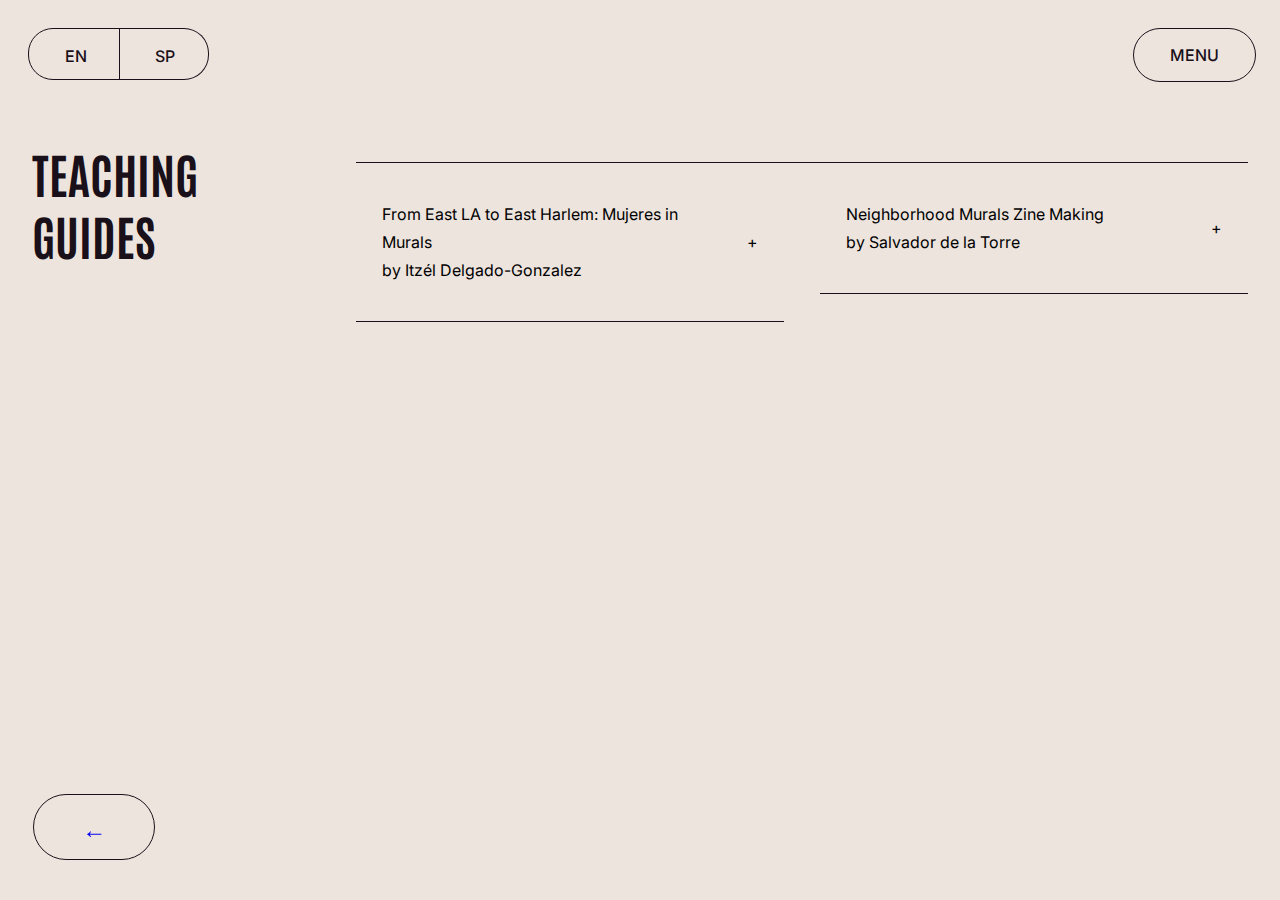
<file: guides/teaching-guides.html>
<!DOCTYPE html>
<html class="no-js" lang="en">

<head>
    <meta charset="UTF-8">
    <meta name="description"
        content="Two teaching guides for teachers and students to explore material and themes presented in the NYU digital exhibition Five Decades of Chicane Muralism in Los Angeles, developed by Salvador de la Torre and Itzél Delgado-Gonzalez.">
    <meta name="viewport" content="width=device-width, initial-scale=1.0">
    <title> Five Decades of Chicane Muralism in Los Angeles: Teaching Guides </title>
    <script src="https://code.jquery.com/jquery-3.6.0.min.js"></script>
    <script src="https://maxcdn.bootstrapcdn.com/bootstrap/3.3.7/js/bootstrap.min.js"></script>
    <script src="https://ajax.googleapis.com/ajax/libs/jquery/3.3.1/jquery.min.js"></script>

    <link rel="stylesheet" href="../css/style.css" type="text/css">
    <link rel="stylesheet" href="../css/darkui.css" type="text/css">
    <link rel="icon" href="../favicon.ico" type="image/x-icon">

    <link rel="preconnect" href="https://fonts.googleapis.com">
    <link rel="preconnect" href="https://fonts.gstatic.com" crossorigin>
    <link href="https://fonts.googleapis.com/css2?family=Inter:wght@100..900&display=swap" rel="stylesheet">
    <link href="https://fonts.googleapis.com/css2?family=Antonio:wght@100..700&display=swap" rel="stylesheet">
    <link href="https://fonts.googleapis.com/css2?family=Ovo&display=swap" rel="stylesheet">
</head>

<body id="global">
    <script src="../script.js"></script>

    <!-- Skip Link -->
    <a href="#guides-skip" class="skip-link"> Skip to main content of the teaching guides page (Press enter to skip past the
        navigation & language toggle links below) </a>

    <!-- Navigation -->
    <nav class="nav">
        
        <!-- Language Toggle -->
        <div class="language" role="radiogroup" aria-labelledby="language-switcher1">
            <p class="hidden" id="language-switcher1"> </p>
            <div class="language__container--left language__container--en">
                <input class="language__control" type="radio" id="language1-1" name="language-switch1">
                <label class="language__label__dark" for="language1-1" id="language-toggle-en"> <button type="button"
                        class="toggle-label language-en-button"> EN </button>
                    <span class="hidden"></span>
                </label>
            </div>
            <div class="language__container--right language__container--sp">
                <input class="language__control" type="radio" id="language1-2" name="language-switch1">
                <label class="language__label__dark" for="language1-2" id="language-toggle-sp"><button type="button"
                        class="toggle-label language-sp-button"> SP </button>
                    <span class="hidden"></span>
                </label>
            </div>
        </div>

        <div class="buffer-space"></div>
        <!-- Pop-out Sub Navigation -->
        <button type="button" id="hamburger-menu__dark" class="open-nav-btn__dark" aria-label="open navigation"
            aria-controls="link-list" aria-expanded="false"> MENU </button>
        <div id="slide-nav" class="slide-content">
            <button type="button" id="close" class="close-btn" aria-label="close navigation">&times;</button>
            <ul id="link-list">
                <li class="text-on en toggleable-english-text" id="nav-intro-link" lang="en"><a href="../index.html"> HOME </a></li>
                <li class="text-hidden sp toggleable-spanish-text" id="nav-intro-link" lang="sp"><a href="../index.html"> INICIAL </a></li>
                <li class="text-on en toggleable-english-text" id="nav-intro-link" lang="en"><a href="../introduction.html"> INTRODUCTION </a></li>
                <li class="text-hidden sp toggleable-spanish-text" id="nav-intro-link" lang="sp"><a href="../introduction.html"> INTRODUCCIÓN </a></li>
                <li class="text-on en toggleable-english-text" id="nav-intro-link" lang="en"><a href="../objects/objects.html"> OBJECTS </a>
                <li class="text-hidden sp toggleable-spanish-text" id="nav-intro-link" lang="sp"><a href="../objects/objects.html"> OBJETOS </a>
                <li class="text-on en toggleable-english-text" id="nav-intro-link" lang="en"><a href="../archive/archive.html"> ARCHIVE </a></li>
                <li class="text-hidden sp toggleable-spanish-text" id="nav-intro-link" lang="sp"><a href="../archive/archive.html"> ARCHIVO </a></li>
                <li class="text-on en toggleable-english-text" id="nav-intro-link" lang="en"><a href="../dialogues/dialogues.html"> DIALOGUES </a></li>
                <li class="text-hidden sp toggleable-spanish-text" id="nav-intro-link" lang="sp"><a href="../dialogues/dialogues.html"> DIÁLOGOS </a></li>
                <li class="text-on en toggleable-english-text" id="nav-intro-link" lang="en"><a href="../guides/teaching-guides.html"> TEACHING GUIDES </a> </li>
                <li class="text-hidden sp toggleable-spanish-text" id="nav-intro-link" lang="sp"><a href="../guides/teaching-guides.html"> GUÍAS DOCENTES </a></li>
                <li class="text-on en toggleable-english-text" id="nav-intro-link" lang="en"><a href="../resources/resources.html"> ADDITIONAL RESOURCES </a></li>
                <li class="text-hidden sp toggleable-spanish-text" id="nav-intro-link" lang="sp"><a href="../resources/resources.html"> RECURSOS ADICIONALES </a></li>
                <li class="text-on en toggleable-english-text" id="nav-intro-link" lang="en"><a href="../credits.html"> CREDITS </a></li>
                <li class="text-hidden sp toggleable-spanish-text" id="nav-intro-link" lang="sp"><a href="../credits.html"> CRÉDITOS </a></li>
            </ul>
        </div>
    </nav>
    <main>
        <!-- Credits Page Section -->
        <div class="guides" id="guides-section">
            <div class="top-column guides" id="guides-skip">
                <div class="label-row">
                    <h2 class="page-label en toggleable-english-text" lang="en"> TEACHING GUIDES </h2>
                    <h2 class="page-label sp toggleable-spanish-text" lang="sp"> GUÍAS DOCENTES </h2>
                </div>
                <div class="row-content guides">
                    <hr class="label-hr" />
                    <div class="content-container guides">
                        <div class="guides-list">
                            <div class="list-01 guides">
                                <div id="guides-title-one" data-guides="1">
                                    <button class="accordion la-harlem-top guides en toggleable-english-text"> <p class="guides title en toggleable-english-text" lang="en"> From East LA to East Harlem: Mujeres in Murals
                                        <br>
                                        by Itzél Delgado-Gonzalez
                                    </p> </button>
                                    <button class="accordion la-harlem-top guides sp toggleable-spanish-text"> <p class="guides title sp toggleable-spanish-text" lang="sp"> Desde East LA a East Harlem: Mujeres en Murales
                                        <br> by Itzél Delgado-Gonzalez
                                    </p> </button>
                                    <button class="accordion guides"> <p class="guides title toggle_icon">+</p> </button>
                                </div>
                                <hr class="label-hr">
                                <div class="guides-copy accordion-content first">
                                    <p class="guides 01 la hidden en toggleable-english-text" id="1" lang="en">
                                        <b class="guides-bold"> Objectives </b>
                                        <br>
                                        <i> Enhance awareness of art in their environment </i> &#8212; Students will see
                                        murals located in their neighborhood or in East Harlem (a suggested tour is
                                        below).
                                        <br><br>
                                        <i> Think critically </i> &#8212; Students will discuss why they believe the
                                        mural
                                        is in their neighborhood and what themes and/or historical messages the mural
                                        represents.
                                        <br><br>
                                        <i> Learning as we go </i> &#8212; Students will learn about three historical
                                        figures, events, and/or themes raised in the murals visited.
                                        <br><br>
                                        <b class="guides-bold"> Pre-visit Lesson Activity </b>
                                        <br>
                                        This lesson plan involves going on a tour of murals in East Harlem. Prior to the
                                        day
                                        of the trip, split the class into three groups. Group A will learn about Julia
                                        de
                                        Burgos, Group B will learn about Frida Kahlo, and Group C will learn about
                                        Nicholasa
                                        Mohr. For younger classrooms, please see the suggested readings below.
                                        <br><br>
                                        While at the murals suggested, hold mini discussions. Each group will present
                                        what
                                        they know and learn about the person in the mural. Educators can refer to the
                                        guiding questions to elaborate on each mural and encourage student
                                        participation.
                                        The tour should last about an hour (with discussion time included).
                                        <br><br><br>
                                        Access the full (English) teaching guide <a
                                            href="https://docs.google.com/document/d/1Qt1jG-5a9X0Br2AMW-MupYItXJH4k-Cf/edit?usp=sharing&ouid=109935444962882847791&rtpof=true&sd=true"
                                            target="_blank" class="thanks"> <b> here. </b> </a>
                                        <br>
                                        Access the full (Spanish) teaching guide <a
                                            href="https://docs.google.com/document/d/1kzTb38v6pZ0j3qUdBLyBMbA7dIyHqVnE/edit?usp=sharing&ouid=109935444962882847791&rtpof=true&sd=true"
                                            target="_blank" class="thanks"> <b> here. </b> </a>
                                    </p>
                                    <p class="guides 01 la hidden sp toggleable-spanish-text" id="1" lang="sp">
                                        <b class="guides-bold"> Objetivos </b>
                                        <br>
                                        <i> Mejorar la conciencia acerca del arte en su entorno </i> &#8212; Les
                                        estudiantes
                                        verán murales ubicados en su barrio o en East Harlem (recorrido sugerido a
                                        continuación).
                                        <br><br>
                                        <i> Pensamiento crítico </i> &#8212; Les estudiantes discutirán por qué creen
                                        que el
                                        mural está ubicado en su barrio, y qué temas y/o mensajes históricos se ven
                                        representados en los murales.
                                        <br><br>
                                        <i> Aprendiendo en el camino </i> &#8212; Los estudiantes aprenderán sobre tres
                                        figuras históricas, eventos y/o temas planteados en los murales visitados.
                                        <br><br>
                                        <b class="guides-bold"> Actividad en Clase </b>
                                        <br>
                                        Este plan de clase requiere la realización de un recorrido visitando los murales
                                        en
                                        East Harlem. Antes del día del recorrido, divide la clase en tres grupos. El
                                        grupo A aprenderá
                                        sobre Julia de Burgos, el grupo B aprenderá sobre Frida Kahlo y el grupo C
                                        aprenderá
                                        sobre Nicholasa Mohr. Para cursos más jóvenes, por favor consulte las lecturas
                                        sugeridas a continuación.
                                        <br><br>
                                        Mientras esté frente a los murales sugeridos, realice mini discusiones con los
                                        estudiantes. Cada grupo presentará información sobre lo que saben de la persona
                                        representada en el mural. Les educadores pueden consultar las preguntas
                                        iniciales
                                        para la discusión frente a cada mural y fomentar la participación de les
                                        estudiantes. El recorrido debería durar aproximadamente una hora (con el tiempo
                                        de
                                        discusión incluido).
                                        <br><br><br>
                                        Accede a la guía didáctica completa (Inglés) <a
                                            href="https://docs.google.com/document/d/1Qt1jG-5a9X0Br2AMW-MupYItXJH4k-Cf/edit?usp=sharing&ouid=109935444962882847791&rtpof=true&sd=true"
                                            target="_blank" class="thanks"> <b> aquí. </b> </a>
                                        <br>
                                        Accede a la guía didáctica completa (Español) <a
                                            href="https://docs.google.com/document/d/1kzTb38v6pZ0j3qUdBLyBMbA7dIyHqVnE/edit?usp=sharing&ouid=109935444962882847791&rtpof=true&sd=true"
                                            target="_blank" class="thanks"> <b> aquí. </b> </a>
                                    </p>
                                    <br>
                                    <hr class="label-hr guides-01 hidden" />
                                </div>
                            </div>
                        </div>
                        <div class="guides-list">
                            <div class="list-02 guides">
                                <div id="guides-title-two" data-guides="3">
                                    <button class="accordion neighborhood-murals-top guides en toggleable-english-text" lang="en"> <p class="guides title en toggleable-english-text" lang="en"> Neighborhood Murals Zine Making <br> by Salvador de la Torre  </p> </button>

                                    <button class="accordion neighborhood-murals-top guides sp toggleable-spanish-text"> <p class="guides title sp toggleable-spanish-text" lang="sp"> Murales del Barrio - Creación de Fanzines (zines) <br> by Salvador de la Torre </p> </button>
                                    <button class="accordion guides"> 
                                    
                                    <p class="guides title toggle_icon">+</p> </button>
                                </div>
                                <hr class="label-hr">
                                <div class="guides-copy accordion-content second">
                                    <p class="guides 02 hidden nm en toggleable-english-text" id="3" lang="en">
                                        <b class="guides-bold"> Objective </b>
                                        <br>
                                        Learn about local artists and murals in students' individual neighborhoods via
                                        zine
                                        making.
                                        <br><br>
                                        <b class="guides-bold"> Lesson & Research </b>
                                        <br>
                                        Instructor gives a brief lesson on Chicane Murals using some of the examples
                                        from
                                        the digital exhibition. Students are asked to describe murals seen in their city
                                        and
                                        neighborhoods. Students are given 30 minutes to find information about the
                                        murals in
                                        their neighborhood and save images of some of the murals they like the best.
                                        Students will also gather information on location, artist, and year the mural
                                        was
                                        painted as they are researching.
                                        <br><br>
                                        <b class="guides-bold"> Make a Zine </b>
                                        <br>
                                        Students will make a 8 page single sheet zine where they will sketch 3 murals
                                        from
                                        their city or neighborhood. Below are instructions on how to fold a sheet of
                                        paper
                                        to create a zine.
                                        <br><br>
                                        Access the full (English) teaching guide <a
                                            href="https://docs.google.com/document/d/13WoRYjTxFQnsqEY7b-fkZkIcwIgSVHEl/edit?usp=sharing&ouid=109935444962882847791&rtpof=true&sd=true"
                                            target="_blank" class="thanks"> <b> here. </b> </a>
                                        <br>
                                        Access the full (Spanish) teaching guide <a
                                            href="https://docs.google.com/document/d/1LaBvNJR7L-3HGM3Vu0LZfxK5QZPQapkJ/edit?usp=sharing&ouid=109935444962882847791&rtpof=true&sd=true"
                                            target="_blank" class="thanks"> <b> here. </b> </a>
                                    </p>
                                    <p class="guides 02 hidden nm sp toggleable-spanish-text" id="3" lang="sp">
                                        <b class="guides-bold"> Objetivo </b>
                                        <br>
                                        Aprender sobre artistas locales y los murales que hicieron en los vecindarios de
                                        cada une de les estudiantes a través de la creación de fanzines.
                                        <br><br>
                                        <b class="guides-bold"> Lección & Investigación </b>
                                        <br>
                                        Elle instructor dará una breve lección sobre murales Chicanes utilizando algunos
                                        ejemplos de la exposición digital. Se pedirá a les estudiantes que describan los
                                        murales que elles han visto en su propia ciudad y sus barrios. Les estudiantes
                                        tendrán 30 minutos para buscar información sobre los murales de su vecindario y
                                        guardar imágenes de algunos de los murales que más les gusten. Les estudiantes
                                        también recopilarán información sobre la ubicación de las obras, les artista y
                                        el
                                        año en que se pintó el mural mientras investigan.
                                        <br><br>
                                        <b class="guides-bold"> Hacer un Fanzine </b>
                                        <br>
                                        Les estudiantes harán un fanzine de 8 páginas, doblando en varias partes una
                                        sola
                                        hoja. Allí dibujarán 3 murales ubicados en su propia ciudad o vecindario. Las
                                        instrucciones sobre cómo doblar una hoja de papel para crear el fanzine se
                                        encuentran a continuación.
                                        <br><br>
                                        Accede a la guía didáctica completa (Inglés) <a
                                            href="https://docs.google.com/document/d/13WoRYjTxFQnsqEY7b-fkZkIcwIgSVHEl/edit?usp=sharing&ouid=109935444962882847791&rtpof=true&sd=true"
                                            target="_blank" class="thanks"> <b> aquí. </b> </a>
                                        <br>
                                        Accede a la guía didáctica completa (Español) <a
                                            href="https://docs.google.com/document/d/1LaBvNJR7L-3HGM3Vu0LZfxK5QZPQapkJ/edit?usp=sharing&ouid=109935444962882847791&rtpof=true&sd=true"
                                            target="_blank" class="thanks"> <b> aquí. </b> </a>
                                    </p>
                                    <br>
                                    <hr class="label-hr guides-02 hidden" />
                                </div>
                            </div>
                        </div>
                    </div>
                </div>
            </div>
        </div>
        </div>
        <div class="bottom-column">
            <div class="back-arrow credits" id="credits-arrow">
                <div class="section-arrow"> <a href="../index.html"> &#8592; </a> </div>
            </div>
        </div>
        </div>
    </main>
</body>
</file>
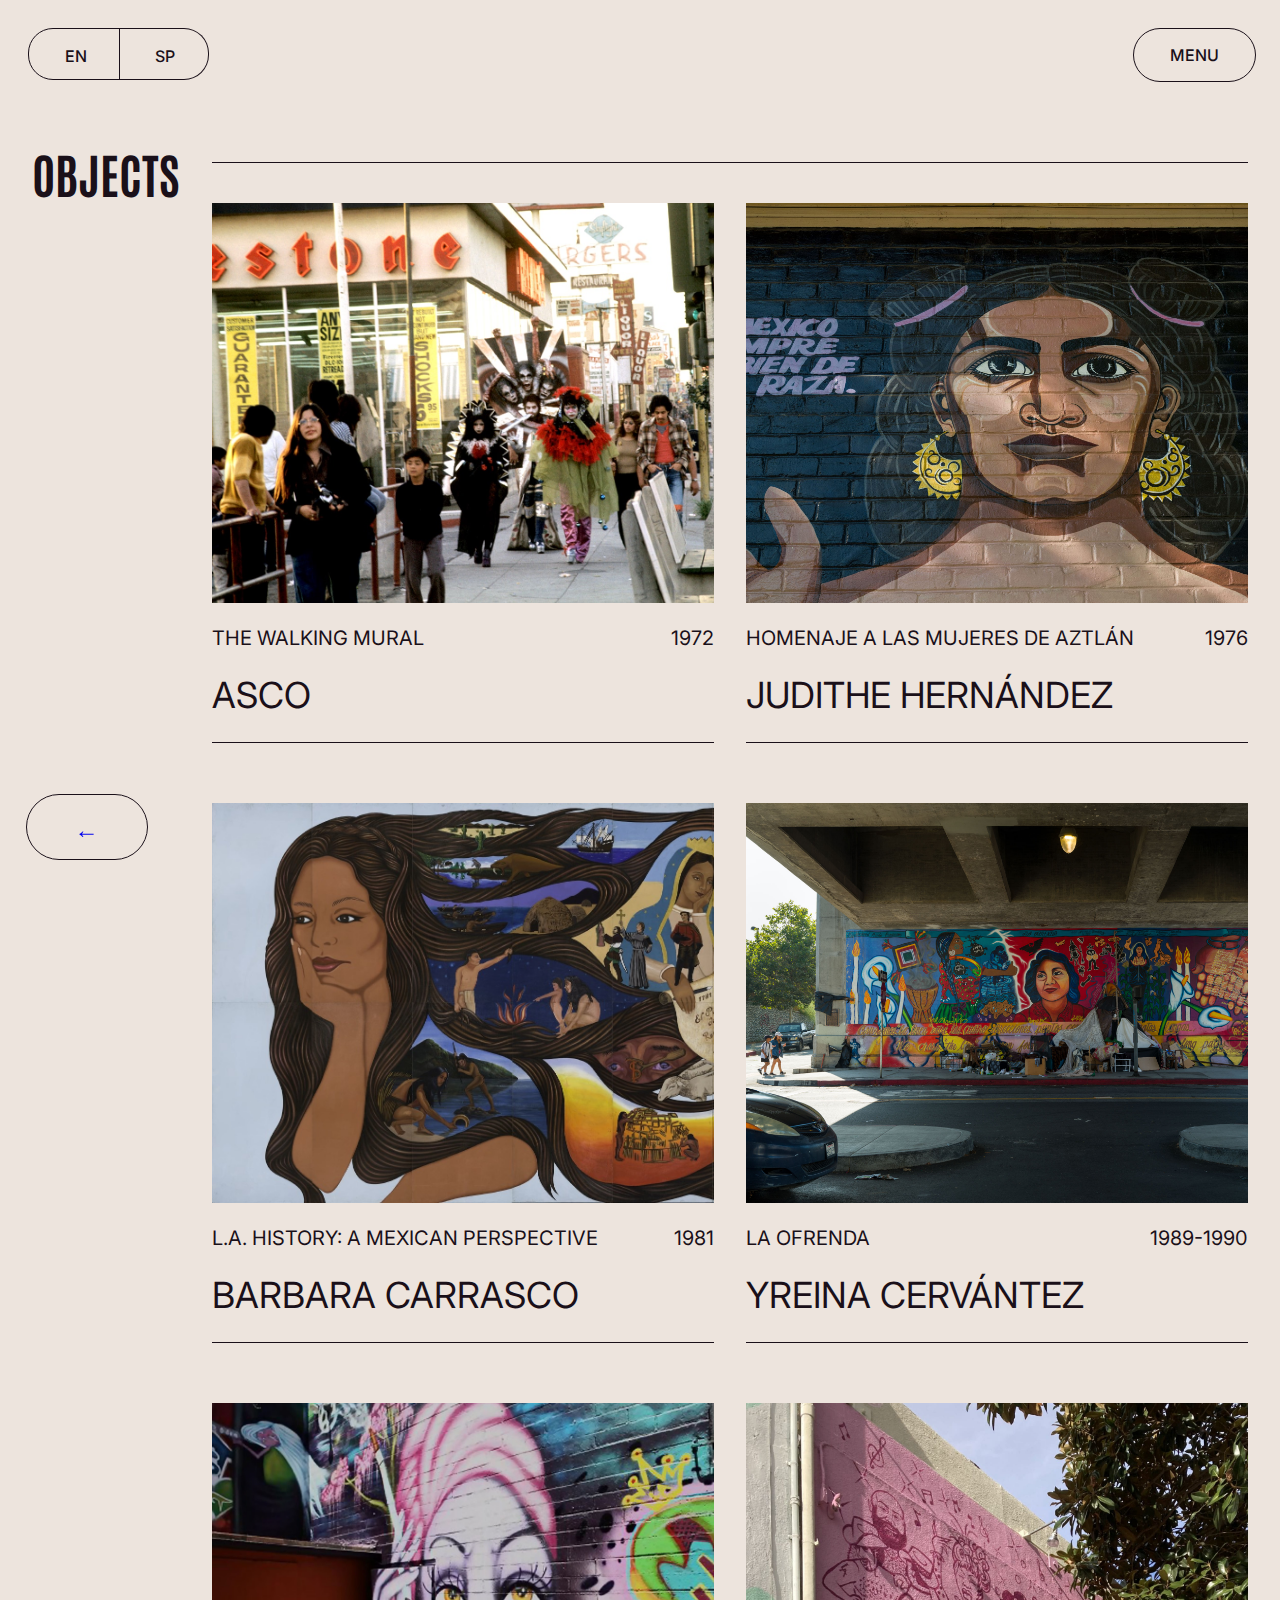
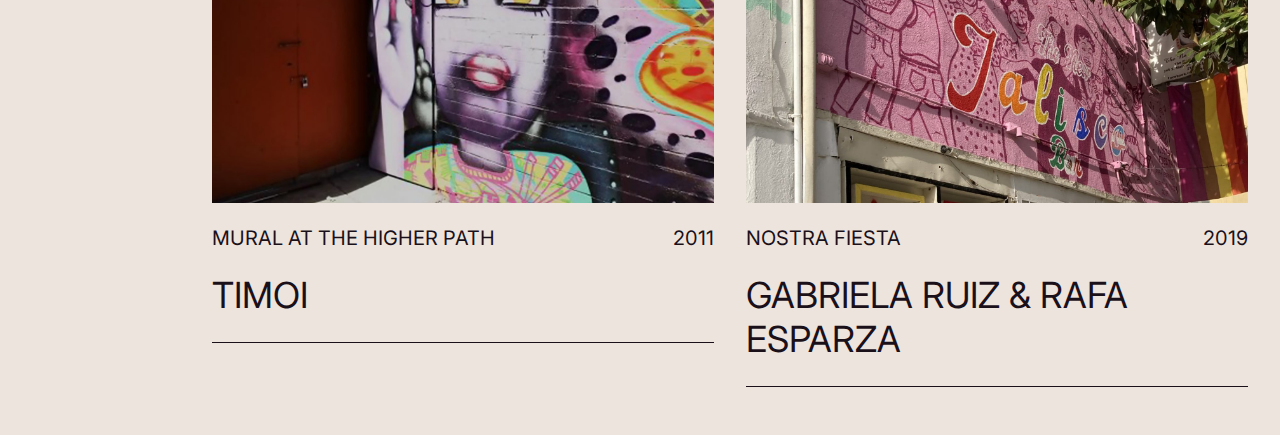
<file: objects/objects.html>
<!DOCTYPE html>
<html class="no-js" lang="en">

<head>
    <meta charset="UTF-8">
    <meta name="description" content="Six murals included in the digital exhibition Five Decades of Chicane Muralism in Los Angeles, including murals by Asco, Barbara Carrasco, Judithe Hernández, Gabriela Ruiz, rafa esparza, Timoi, and Yreina Cervántez. Providing new photography, object descriptions, and artist bios.">
    <meta name="viewport" content="width=device-width, initial-scale=1.0">
    <title> Five Decades of Chicane Muralism in Los Angeles: Objects </title>
    <script src="https://code.jquery.com/jquery-3.6.0.min.js"></script>
    <script src="https://maxcdn.bootstrapcdn.com/bootstrap/3.3.7/js/bootstrap.min.js"></script>
    <script src="https://ajax.googleapis.com/ajax/libs/jquery/3.3.1/jquery.min.js"></script>

    <link rel="stylesheet" href="../css/style.css" type="text/css">
    <link rel="stylesheet" href="../css/darkui.css" type="text/css">
    <link rel="icon" href="../favicon.ico" type="image/x-icon">

    <link rel="preconnect" href="https://fonts.googleapis.com">
    <link rel="preconnect" href="https://fonts.gstatic.com" crossorigin>
    <link href="https://fonts.googleapis.com/css2?family=Inter:wght@100..900&display=swap" rel="stylesheet">
    <link href="https://fonts.googleapis.com/css2?family=Antonio:wght@100..700&display=swap" rel="stylesheet">
</head>

<body id="global">
    <script src="../script.js"></script>

 <!-- Skip Link -->
 <a href="#objects-skip" class="skip-link"> Skip to main content of the objects page (Press enter to skip past the navigation & language toggle links below) </a>

<!-- Navigation -->
<nav class="nav">
    <!-- Language Toggle -->
    
    <div class="language" role="radiogroup" aria-labelledby="language-switcher1">
        <p class="hidden" id="language-switcher1"> </p>
        <div class="language__container--left language__container--en">
          <input class="language__control" type="radio" id="language1-1" name="language-switch1">
          <label class="language__label__dark" for="language1-1" id="language-toggle-en"> <button type="button" class="toggle-label language-en-button"> EN </button>
          <span class="hidden"></span> 
          </label>
        </div>
        <div class="language__container--right language__container--sp">
          <input class="language__control" type="radio" id="language1-2" name="language-switch1">
          <label class="language__label__dark" for="language1-2" id="language-toggle-sp"><button type="button" class="toggle-label language-sp-button"> SP </button>
          <span class="hidden"></span>
          </label>
        </div>
      </div>
      
    <div class="buffer-space"></div>
    <!-- Pop-out Sub Navigation -->
    <button type="button" id="hamburger-menu__dark" class="open-nav-btn__dark" aria-label="open navigation"
        aria-controls="link-list" aria-expanded="false"> MENU </button>
    <div id="slide-nav" class="slide-content">
        <button type="button" id="close" class="close-btn" aria-label="close navigation">&times;</button>
        <ul id="link-list">
            <li class="text-on en toggleable-english-text" id="nav-intro-link" lang="en"><a href="../index.html"> HOME </a></li>
                <li class="text-hidden sp toggleable-spanish-text" id="nav-intro-link" lang="sp"><a href="../index.html"> INICIAL </a></li>
                <li class="text-on en toggleable-english-text" id="nav-intro-link" lang="en"><a href="../introduction.html"> INTRODUCTION </a></li>
                <li class="text-hidden sp toggleable-spanish-text" id="nav-intro-link" lang="sp"><a href="../introduction.html"> INTRODUCCIÓN </a></li>
                <li class="text-on en toggleable-english-text" id="nav-intro-link" lang="en"><a href="../objects/objects.html"> OBJECTS </a>
                <li class="text-hidden sp toggleable-spanish-text" id="nav-intro-link" lang="sp"><a href="../objects/objects.html"> OBJETOS </a>
                <li class="text-on en toggleable-english-text" id="nav-intro-link" lang="en"><a href="../archive/archive.html"> ARCHIVE </a></li>
                <li class="text-hidden sp toggleable-spanish-text" id="nav-intro-link" lang="sp"><a href="../archive/archive.html"> ARCHIVO </a></li>
                <li class="text-on en toggleable-english-text" id="nav-intro-link" lang="en"><a href="../dialogues/dialogues.html"> DIALOGUES </a></li>
                <li class="text-hidden sp toggleable-spanish-text" id="nav-intro-link" lang="sp"><a href="../dialogues/dialogues.html"> DIÁLOGOS </a></li>
                <li class="text-on en toggleable-english-text" id="nav-intro-link" lang="en"><a href="../guides/teaching-guides.html"> TEACHING GUIDES </a> </li>
                <li class="text-hidden sp toggleable-spanish-text" id="nav-intro-link" lang="sp"><a href="../guides/teaching-guides.html"> GUÍAS DOCENTES </a></li>
                <li class="text-on en toggleable-english-text" id="nav-intro-link" lang="en"><a href="../resources/resources.html"> ADDITIONAL RESOURCES </a></li>
                <li class="text-hidden sp toggleable-spanish-text" id="nav-intro-link" lang="sp"><a href="../resources/resources.html"> RECURSOS ADICIONALES </a></li>
                <li class="text-on en toggleable-english-text" id="nav-intro-link" lang="en"><a href="../credits.html"> CREDITS </a></li>
                <li class="text-hidden sp toggleable-spanish-text" id="nav-intro-link" lang="sp"><a href="../credits.html"> CRÉDITOS </a></li>
        </ul>
    </div>
</nav>
<main>
    <!-- Objects Page Section -->
    <div class="objects" id="objects-main-section">
        <div class="top-column objects" id="objects-skip">
            <div class="label-row">
                <h2 class="page-label en toggleable-english-text" lang="en"> OBJECTS </h2>
                <h2 class="page-label sp toggleable-spanish-text" lang="sp"> OBJECTOS </h2>
            </div>
            <div class="row-content objects">
                <hr class="label-hr objects-main" />
                <div class="content-container objects">
                    <div class="objects-artwork-container" onclick="window.location.href='../objects/asco/asco.html'">
                        <img class="objects-artwork-img asco" src="../imgs/GAMBOA-walkingmural@180dpi-C-min.jpg"
                            alt="A trio of artists (Asco) dressed in costume walks down Whittier Boulevard surrounded by a
                            local crowd.">
                        <div class="objects-artwork-img-copy">
                            <div class="artwork-img-top-copy">
                                <p class="en toggleable-english-text" lang="en"> THE WALKING MURAL </p>
                                <p class="sp toggleable-spanish-text" lang="sp"> EL MURA CAMINANTE </p>
                                <p> 1972 </p>
                            </div>
                            <h2 class="object-maker"> ASCO </h2>
                            <hr class="label-hr">
                        </div>
                    </div>
                    <div class="objects-artwork-container"
                        onclick="window.location.href='../objects/judithe/judithe.html'">
                        <img class="objects-artwork-img judithe" src="../imgs/DSF3193-min.jpg"
                            alt="A close up of a female face wearing earrings and coiled buns by Judithe Hernandez.">
                        <div class="objects-artwork-img-copy">
                            <div class="artwork-img-top-copy">
                                <p> HOMENAJE A LAS MUJERES DE AZTLÁN </p>
                                <p> 1976 </p>
                            </div>
                            <h2 class="object-maker"> JUDITHE HERNÁNDEZ </h2>
                            <hr class="label-hr">
                        </div>
                    </div>
                    <div class="objects-artwork-container"
                        onclick="window.location.href='../objects/barbara/barbara.html'">
                        <img class="objects-artwork-img barbara" src="../imgs/barbara_carrasco-main.jpg"
                            alt="A portion of the Barbara Carrasco mural with the full face of a woman on the left side,
                            features vignettes of Los Angeles historical events.">
                        <div class="objects-artwork-img-copy">
                            <div class="artwork-img-top-copy">
                                <p class="en toggleable-english-text" lang="en"> L.A. HISTORY: A MEXICAN PERSPECTIVE </p>
                                <p class="sp toggleable-spanish-text" lang="sp"> LA HISTORIA DE L.A.: UNA PERSPECTIVA MEXICANA </p>
                                <p> 1981 </p>
                            </div>
                            <h2 class="object-maker"> BARBARA CARRASCO </h2>
                            <hr class="label-hr">
                        </div>
                    </div>
                    <div class="objects-artwork-container"
                        onclick="window.location.href='../objects/yreina/yreina.html'">
                        <img class="objects-artwork-img yreina" src="../imgs/DSF3290.jpg"
                            alt="The complete mural underneath a freeway overpass with an unhoused encampment set
                            up in front of the Yreina Cervantez mural.">
                        <div class="objects-artwork-img-copy">
                            <div class="artwork-img-top-copy">
                                <p> LA OFRENDA </p>
                                <p> 1989-1990 </p>
                            </div>
                            <h2 class="object-maker"> YREINA CERVÁNTEZ </h2>
                            <hr class="label-hr">
                        </div>
                    </div>
                    <div class="objects-artwork-container" onclick="window.location.href='../objects/timoi/timoi.html'">
                        <img class="objects-artwork-img timoi" src="../objects/timoi/imgs/1e-Timoi-min.jpg"
                            alt="A spray painted portrait by Timoi of Nina Simone in shades of purple and pink with
                            exaggerated eyelashes and light brown eyes.">
                        <div class="objects-artwork-img-copy">
                            <div class="artwork-img-top-copy">
                                <p class="en toggleable-english-text" lang="en"> MURAL AT THE HIGHER PATH </p>
                                <p class="sp toggleable-spanish-text" lang="sp"> MURAL EN EL CAMINO SUPERIOR </p>
                                <p> 2011 </p>
                            </div>
                            <h2 class="object-maker"> TIMOI </h2>
                            <hr class="label-hr">
                        </div>
                    </div>
                    <div class="objects-artwork-container"
                        onclick="window.location.href='../objects/gabriela-rafa/gabriela-rafa.html'">
                        <img class="objects-artwork-img rafagabby"
                            src="../imgs/245-S-Main-St-Los-Angeles-CA-90012-The-New-Jalisco-Bar-scaled-min.jpg"
                            alt="The New Jalisco Bar exterior during the afternoon with a mural by Rafa Esparza and
                            Gabriela Ruiz.">
                        <div class="objects-artwork-img-copy">
                            <div class="artwork-img-top-copy">
                                <p> NOSTRA FIESTA </p>
                                <p> 2019 </p>
                            </div>
                            <h2 class="object-maker"> GABRIELA RUIZ & RAFA ESPARZA </h2>
                            <hr class="label-hr">
                        </div>
                    </div>
                </div>
            </div>
        </div>
        <div class="bottom-column">
            <div class="back-arrow objects" id="objects-arrow">
                <div class="section-arrow"> <a href="../index.html"> &#8592; </a> </div>
            </div>
        </div>
    </div>
</main>
</body>
</file>
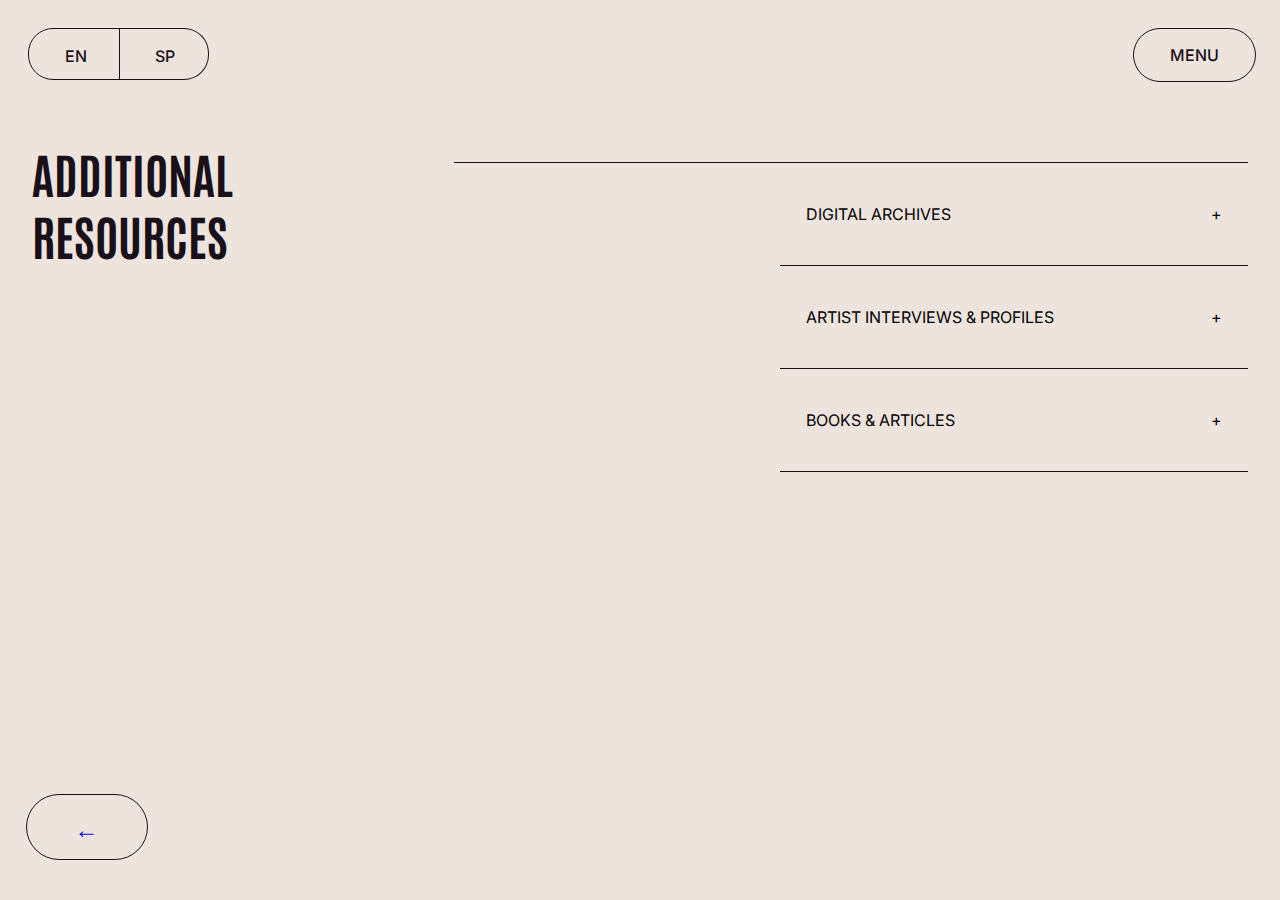
<file: resources/resources.html>
<!DOCTYPE html>
<html class="no-js" lang="en">

<head>
    <meta charset="UTF-8">
    <meta name="description"
        content="Additional resources, including digital archives, artist interviews & profiles, and books & articles for further study of Chicane muralism.">
    <meta name="viewport" content="width=device-width, initial-scale=1.0">
    <title> Five Decades of Chicane Muralism in Los Angeles: Additional Resources </title>
    <script src="https://code.jquery.com/jquery-3.6.0.min.js"></script>
    <script src="https://maxcdn.bootstrapcdn.com/bootstrap/3.3.7/js/bootstrap.min.js"></script>
    <script src="https://ajax.googleapis.com/ajax/libs/jquery/3.3.1/jquery.min.js"></script>

    <link rel="stylesheet" href="../css/style.css" type="text/css">
    <link rel="stylesheet" href="../css/darkui.css" type="text/css">
    <link rel="icon" href="../favicon.ico" type="image/x-icon">

    <link rel="preconnect" href="https://fonts.googleapis.com">
    <link rel="preconnect" href="https://fonts.gstatic.com" crossorigin>
    <link href="https://fonts.googleapis.com/css2?family=Inter:wght@100..900&display=swap" rel="stylesheet">
    <link href="https://fonts.googleapis.com/css2?family=Antonio:wght@100..700&display=swap" rel="stylesheet">
    <link href="https://fonts.googleapis.com/css2?family=Ovo&display=swap" rel="stylesheet">
</head>

<body id="global">
    <script src="../script.js"></script>

    <!-- Skip Link -->
    <a href="#resources-skip" class="skip-link"> Skip to main content of the resources page (Press enter to skip past the
        navigation & language toggle links below) </a>

    <!-- Navigation -->
    <nav class="nav">

        <!-- Language Toggle -->
        <div class="language" role="radiogroup" aria-labelledby="language-switcher1">
            <p class="hidden" id="language-switcher1"> </p>
            <div class="language__container--left language__container--en">
                <input class="language__control" type="radio" id="language1-1" name="language-switch1">
                <label class="language__label__dark" for="language1-1" id="language-toggle-en"> <button type="button"
                        class="toggle-label language-en-button"> EN </button>
                    <span class="hidden"></span>
                </label>
            </div>
            <div class="language__container--right language__container--sp">
                <input class="language__control" type="radio" id="language1-2" name="language-switch1">
                <label class="language__label__dark" for="language1-2" id="language-toggle-sp"><button type="button"
                        class="toggle-label language-sp-button"> SP </button>
                    <span class="hidden"></span>
                </label>
            </div>
        </div>

        <div class="buffer-space"></div>
        <!-- Pop-out Sub Navigation -->
        <button type="button" id="hamburger-menu__dark" class="open-nav-btn__dark" aria-label="open navigation"
            aria-controls="link-list" aria-expanded="false"> MENU </button>
        <div id="slide-nav" class="slide-content">
            <button type="button" id="close" class="close-btn" aria-label="close navigation">&times;</button>
            <ul id="link-list">
                <li class="text-on en toggleable-english-text" id="nav-intro-link" lang="en"><a href="../index.html"> HOME </a></li>
                <li class="text-hidden sp toggleable-spanish-text" id="nav-intro-link" lang="sp"><a href="../index.html"> INICIAL </a></li>
                <li class="text-on en toggleable-english-text" id="nav-intro-link" lang="en"><a href="../introduction.html"> INTRODUCTION </a></li>
                <li class="text-hidden sp toggleable-spanish-text" id="nav-intro-link" lang="sp"><a href="../introduction.html"> INTRODUCCIÓN </a></li>
                <li class="text-on en toggleable-english-text" id="nav-intro-link" lang="en"><a href="../objects/objects.html"> OBJECTS </a>
                <li class="text-hidden sp toggleable-spanish-text" id="nav-intro-link" lang="sp"><a href="../objects/objects.html"> OBJETOS </a>
                <li class="text-on en toggleable-english-text" id="nav-intro-link" lang="en"><a href="../archive/archive.html"> ARCHIVE </a></li>
                <li class="text-hidden sp toggleable-spanish-text" id="nav-intro-link" lang="sp"><a href="../archive/archive.html"> ARCHIVO </a></li>
                <li class="text-on en toggleable-english-text" id="nav-intro-link" lang="en"><a href="../dialogues/dialogues.html"> DIALOGUES </a></li>
                <li class="text-hidden sp toggleable-spanish-text" id="nav-intro-link" lang="sp"><a href="../dialogues/dialogues.html"> DIÁLOGOS </a></li>
                <li class="text-on en toggleable-english-text" id="nav-intro-link" lang="en"><a href="../guides/teaching-guides.html"> TEACHING GUIDES </a> </li>
                <li class="text-hidden sp toggleable-spanish-text" id="nav-intro-link" lang="sp"><a href="../guides/teaching-guides.html"> GUÍAS DOCENTES </a></li>
                <li class="text-on en toggleable-english-text" id="nav-intro-link" lang="en"><a href="../resources/resources.html"> ADDITIONAL RESOURCES </a></li>
                <li class="text-hidden sp toggleable-spanish-text" id="nav-intro-link" lang="sp"><a href="../resources/resources.html"> RECURSOS ADICIONALES </a></li>
                <li class="text-on en toggleable-english-text" id="nav-intro-link" lang="en"><a href="../credits.html"> CREDITS </a></li>
                <li class="text-hidden sp toggleable-spanish-text" id="nav-intro-link" lang="sp"><a href="../credits.html"> CRÉDITOS </a></li>
            </ul>
        </div>
    </nav>

    <main>
        <!-- Resources Page Section -->
        <div class="resources" id="resources-section">
            <div class="top-column resources" id="resources-skip">
                <div class="label-row">
                    <h2 class="page-label en toggleable-english-text" lang="en"> ADDITIONAL RESOURCES </h2>
                    <h2 class="page-label sp toggleable-spanish-text" lang="sp"> RECURSOS ADICIONALES </h2>
                </div>
                <div class="row-content resources">
                    <hr class="label-hr" />
                    <div class="content-container resources">
                        <div class="resources-list">
                            <div class="list-01">
                                <div class="resources-title first">
                                    <button class="accordion digital-top resources en toggleable-english-text" data-resources="1"> <p class="resources font-change en toggleable-english-text" lang="en"> DIGITAL ARCHIVES </p> </button>
                                    <button class="accordion digital-top resources sp toggleable-spanish-text" data-resources="1"> <p class="resources font-change sp toggleable-spanish-text" lang="sp"> ARCHIVOS DIGITALES </p> </button>
                                    <button class="accordion resources" data-resources="1"> <p class="resources font-change toggle_icon">+</p> </button>
                                </div>
                                <hr class="label-hr">
                                <div class="digital-archives accordion-content">
                                    <p class="resources digital hidden" id="1">
                                        Hammer Museum, Radical Women: Latin American Art, 1960-1985 <br>
                                        <a href="https://hammer.ucla.edu/radical-women" target="_blank"
                                            class="resources">
                                            https://hammer.ucla.edu/radical-women </a>
                                    </p>
                                    <p class="resources digital hidden" id="1">
                                        UCLA: Chicano Studies Research Center <br>
                                        <a href="https://www.chicano.ucla.edu/library" target="_blank"
                                            class="resources">
                                            https://www.chicano.ucla.edu/library </a>
                                    </p>
                                    <p class="resources digital hidden" id="1">
                                        Chicana por mi Raza Digital Memory Collective <br>
                                        <a href="https://chicanapormiraza.org/" target="_blank" class="resources">
                                            https://chicanapormiraza.org/ </a>
                                        <br><br>
                                    </p>
                                    <hr class="label-hr d-a hidden"/>
                                </div>
                            </div>
                            <div class="list-03">
                                <div class="resources-title third" data-resources="2">
                                    <button class="accordion interviews-profiles-top resources en toggleable-english-text"> <p class="resources font-change en toggleable-english-text" lang="en"> ARTIST INTERVIEWS & PROFILES </p> </button>
                                    <button class="accordion interviews-profiles-top resources sp toggleable-spanish-text"> <p class="resources font-change sp toggleable-spanish-text" lang="sp"> ENTREVISTAS Y PERFILES DE ARTISTAS </p> </button>
                                    <button class="accordion resources"> <p class="resources font-change toggle_icon">+</p> </button>
                                </div>
                                <hr class="label-hr">
                                <div class="interviews-profiles accordion-content">
                                    <p class="resources interviews-profiles ip hidden" id="2">
                                        Alvarez, Paulina. <br> &#34;Life Model 101: Judithe Hernández.&#34; Los Angeles
                                        County Museum of Art. <br>
                                        <a href="https://unframed.lacma.org/2019/06/12/life-model-101-judithe-hern%C3%A1ndez"
                                            target="_blank" class="resources">
                                            https://unframed.lacma.org/2019/06/12/life-model-101-judithe-hern%C3%A1ndez
                                        </a>
                                    </p>
                                    <p class="resources interviews-profiles ip hidden" id="2">
                                        &#34;Barbara Carrasco interviewed by Karen Mary Davalos on August 30, <br>
                                        September 11 and 21, and October 10, 2007.&#34; CSRC Oral History Series. <br>
                                        UCLA Chicano Studies Research Center. <br>
                                        <a href="https://www.chicano.ucla.edu/files/03Carrasco.pdf" target="_blank"
                                            class="resources"> https://www.chicano.ucla.edu/files/03Carrasco.pdf </a>
                                    </p>
                                    <p class="resources interviews-profiles ip hidden" id="2">
                                        Christovale, Erin, and Anne Ellegood. <br> Bridging and Breaking: Roundtable
                                        with Erin Christovale. Jennifer Doyle, <br> Anne Ellegood, rafa esparza, Naima
                                        J. Keith, and Lauren Mackler, 92-113. <br> In <i> Made in L.A. 2018. </i> Edited
                                        by Erin Christovale and Anne Ellegood. <br> Los Angeles: Hammer Museum, 2018.
                                    </p>
                                    <p class="resources interviews-profiles ip hidden" id="2">
                                        &#34;CSUN Professor Paints Her Way Through Male-Dominated Art Industry.&#34;
                                        <br> Interview with Yreina Cervántez, <i> Daily Sundial, </i> November 7, 2011.
                                        <br> <a
                                            href="https://www.chicano.ucla.edu/files/news/PST-CSUNProfessorPaints-DailySundial-11-7-11%5B1%5D.pdf"
                                            target="_blank" class="resources">
                                            https://www.chicano.ucla.edu/files/news/PST-CSUNProfessorPaints-DailySundial-11-7-11%5B1%5D.pdf
                                        </a>
                                    </p>
                                    <p class="resources interviews-profile ip hidden" id="2">
                                        &#34;Culture Fix: Judithe Hernandez on the Role of Women in the <br> Chicano Art
                                        Movement.&#34; The Fowler Museum, UCLA January 25, 2012. <br> <a
                                            href="https://www.youtube.com/watch?v=6VfWyZnzDDQ" target="_blank"
                                            class="resources"> https://www.youtube.com/watch?v=6VfWyZnzDDQ </a>
                                    </p>
                                    <p class="resources interviews-profiles ip hidden" id="2">
                                        &#34;Digital Engrams with Gabriela Ruiz.&#34; <br> Penny Stamps Distinguished
                                        Speaker Series, PBS <br> <a
                                            href="https://www.pbs.org/video/digital-engrams-with-gabriela-ruiz-1stkvw/"
                                            target="_blank" class="resources">
                                            https://www.pbs.org/video/digital-engrams-with-gabriela-ruiz-1stkvw/ </a>
                                    </p>
                                    <p class="resources interviews-profiles ip hidden" id="2">
                                        &#34;Inside the Mind of Gabriela Ruiz.&#34; <br> 1957 to Now &#8212; The Vincent
                                        Price Art Museum Blog. <br> Interview by Anika Giron <br> <a
                                            href="https://vincentpriceartmuseum.wordpress.com/2020/05/15/inside-the-mind-of-gabriela-ruiz/"
                                            target="_blank" class="resources">
                                            https://vincentpriceartmuseum.wordpress.com/2020/05/15/inside-the-mind-of-gabriela-ruiz/
                                        </a>
                                    </p>
                                    <p class="resources interviews-profiles ip hidden" id="2">
                                        Judithe Hernández interviewed by Karen Mary Davalos, <br> September 26, 2009 and
                                        July 14, 2010. CSRC Oral Histories Series, <br> UCLA Chicano Studies Research
                                        Center. <br>
                                        <a href="https://www.chicano.ucla.edu/files/13Hernandez_0.pdf" target="_blank"
                                            class="resources"> https://www.chicano.ucla.edu/files/13Hernandez_0.pdf </a>
                                    </p>
                                    <p class="resources interviews-profiles ip hidden" id="2">
                                        Lipschitz, Pancho. <br> &#34;A Word with Artist and Activist Barbara
                                        Carrasco.&#34; <br> <i> Riot Material, </i> April 27, 2018. <br> <a
                                            href="https://www.riotmaterial.com/word-with-barbara-carrasco/"
                                            target="_blank" class="resources">
                                            https://www.riotmaterial.com/word-with-barbara-carrasco/ </a>
                                    </p>
                                    <p class="resources interviews-profiles ip hidden" id="2">
                                        &#34;Meet Ariel Xochitl Hernández, Self Help Graphics & Arts Archive
                                        Intern.&#34; <br> Interview by Jennifer Cuevas, January 5, 2022. <br> <a
                                            href="https://www.selfhelpgraphics.com/blog/meet-ariel-hernandez-archive-intern"
                                            target="_blank" class="resources">
                                            https://www.selfhelpgraphics.com/blog/meet-ariel-hernandez-archive-intern
                                        </a>
                                    </p>
                                    <p class="resources interviews-profiles ip hidden" id="2">
                                        &#34;Meet Timoi: Artist/Designer/Entrepreneur,&#34; <br> <i> Shoutout LA, </i>
                                        September 19, 2022.
                                    </p>
                                    <p class="resources interviews-profiles ip hidden" id="2">
                                        &#34;Oral History Interview with Barbara Carrasco, April 13-26, 1999.&#34; <br>
                                        Archives of American Art, Smithsonian Institution. <br> <a
                                            href="https://www.aaa.si.edu/download_pdf_transcript/ajax?record_id=edanmdm-AAADCD_oh_216606"
                                            target="_blank" class="resources">
                                            https://www.aaa.si.edu/download_pdf_transcript/ajax?record_id=edanmdm-AAADCD_oh_216606
                                        </a>
                                    </p>
                                    <p class="resources interviews-profiles ip hidden" id="2">
                                        Oral history interview with Yreina Cervántez, 2022 May 18-June 9. <br> Archives
                                        of American Art, Smithsonian Institution. <br>
                                        <a href="https://www.aaa.si.edu/collections/interviews/oral-history-interview-yreina-cervntez-22163"
                                            target="_blank" class="resources">
                                            https://www.aaa.si.edu/collections/interviews/oral-history-interview-yreina-cervntez-22163
                                        </a>
                                    </p>
                                    <p class="resources interviews-profiles ip hidden" id="2">
                                        &#34;Other Voices: Judithe Hernández,&#34; Los Angeles County Museum of Art.
                                        <br> Artist statement. <a
                                            href="https://www.lacma.org/other-voices-judithe-hern%C3%A1ndez"
                                            target="_blank" class="resources">
                                            https://www.lacma.org/other-voices-judithe-hern%C3%A1ndez
                                        </a>
                                    </p>
                                    <p class="resources interviews-profiles ip hidden" id="2">
                                        Talk: Yreina Cervántez and Jessica Sabogal. <br> Evenings for Educators, Los
                                        Angeles County Museum of Art. <br>
                                        <a href="https://www.youtube.com/watch?v=iE-_uUFrwbU" target="_blank"
                                            class="resources"> https://www.youtube.com/watch?v=iE-_uUFrwbU </a>
                                    </p>
                                    <p class="resources interviews-profiles ip hidden" id="2">
                                        &#34;Timoi,&#34; LA Graffiti Girls Tumblr. <br>
                                        <a href="https://lagraffitigirls-blog.tumblr.com/post/5675896549/timoi"
                                            target="_blank" class="resources">
                                            https://lagraffitigirls-blog.tumblr.com/post/5675896549/timoi
                                        </a>
                                        <br> <br> <br>
                                    </p>
                                    <hr class="label-hr r-i-p hidden" />
                                </div>
                            </div>
                            <div class="list-02">
                                <div class="resources-title second" data-resources="3">
                                    <button class="accordion books-articles-top resources en toggleable-english-text"> <p class="resources font-change en toggleable-english-text" lang="en"> BOOKS & ARTICLES </p> </button>
                                    <button class="accordion books-articles-top resources sp toggleable-spanish-text"> <p class="resources font-change sp toggleable-spanish-text" lang="sp"> LIBROS Y ARTÍCULOS </p> </button>
                                    <button class="accordion resources"> <p class="resources font-change toggle_icon">+</p> </button>
                                </div>
                                <hr class="label-hr">
                                <div class="books-articles accordion-content">
                                    <p class="resources books-articles ba hidden" id="3">
                                        Alva, R. &#34;Wisk&#34; and R. &#34;Relax&#34; Reiling, ed. by S. Bloch. <br>
                                        <i> The History of Los Angeles Graffiti Art, volume 2, 1989-1994. <br> </i> A&R
                                        Publishing, 2015.
                                    </p>
                                    <p class="resources books-articles ba hidden" id="3">
                                        Anaya, Rudolfo and Francisco Lomeli, eds. <br> <i> Aztlán: Essays on the Chicano
                                            Homeland. </i> Albuquerque: <br> El Norte, 1989.
                                    </p>
                                    <p class="resources books-articles ba hidden" id="3">
                                        Anzaldúa, Gloria. <i> Borderlands/La Frontera: The New Mestiza. <br> </i> San
                                        Francisco, CA: Spinsters/Aunt Lute, 1987.
                                    </p>
                                    <p class="resources books-articles ba hidden" id="3">
                                        Aparicio, Frances R. &#34;(Re)constructing Latinidad: The Challenge <br> of
                                        Latina/o Studies,&#34; in <i> A Companion to Latina/o Studies, 39-49. <br> </i>
                                        Eds. Juan Flores and
                                        Renato Rosaldo. Blackwell Publishing, 2007.
                                    </p>
                                    <p class="resources books-articles ba hidden" id="3">
                                        Arredondo, Gabriela F., Aída Hurtado, Norma Klahn, <br> Olga Nájera-Ramírez, and
                                        Patricia Zavella, eds. <br> <i> Chicana Feminisms: A Critical Reader. </i> <br>
                                        Durham: Duke University
                                        Press, 2003.
                                    </p>
                                    <p class="resources books-articles ba hidden" id="3">
                                        Arroyo, J.C. &#34;Culture in Concrete: art and the re-imagination <br> of the
                                        Los Angeles River as civic space.&#34; Masters thesis, <br> Department of City
                                        Planning,
                                        Massachusetts Institute of <br> Technology, 2010.
                                    </p>
                                    <p class="resources books-articles ba hidden" id="3">
                                        Austin, Joe. <i> Taking the Train: How Graffiti Art Became an <br> Urban Crisis
                                            in New York. </i> Columbia University Press, 2001.
                                    </p>
                                    <p class="resources books-articles ba hidden" id="3">
                                        Barnet-Sanchez, Holly and Tim Drescher. <i> Give Me Life: <br> Iconography and
                                            Identity in East LA Murals. </i> <br> Albuquerque, N.M.: University of New
                                        Mexico Press, 2016.
                                    </p>
                                    <p class="resources books-articles ba hidden" id="3">
                                        Bebout, Lee. <i> Mythohistorical Interventions: <br> The Chicano Movement and
                                            its Legacies. </i> <br> Minneapolis: The University of Minnesota Press,
                                        2011.
                                    </p>
                                    <p class="resources books-articles ba hidden" id="3">
                                        Blackwell, Maylei. <i> ¡Chicana Power! Contested Histories <br> of Feminism in
                                            the Chicano Movement. </i> <br> Austin, TX: University of Texas Press, 2011.
                                    </p>
                                    <p class="resources books-articles ba hidden" id="3">
                                        Bloch, Stefano. &#34;The Changing Face of Wall Space: <br> Graffiti-murals in
                                        the context of neighborhood change in <br> Los Angeles.&#34; PhD diss.,
                                        University of Minnesota, 2012.
                                    </p>
                                    <p class="resources books-articles ba hidden" id="3">
                                        Brading, D. A. <i> Mexican Phoenix. Our Lady of Guadalupe: <br> Image and
                                            Tradition Across Five Centuries. </i> <br> Cambridge: Cambridge University
                                        Press, 2001.
                                    </p>
                                    <p class="resources books-article ba hidden" id="3">
                                        Cheng, Meiling. <i> In Other Los Angeleses: <br> Multicentric Performance Art.
                                        </i> <br> Berkeley: University of California Press, 2002.
                                    </p>
                                    <p class="resources books-articles ba hidden" id="3">
                                        Chávez, Ernesto. <i> &#34;¡Mi Raza Primero!&#34; (My People First!): <br>
                                            nationalism, identity, and insurgency in the Chicano movement <br> in Los
                                            Angeles, 1966-1978. </i> University of California Press, 2002.
                                    </p>
                                    <p class="resources books-articles ba hidden" id="3">
                                        Chavoya, C. Ondine and Rita González. <br> <i> Asco: Elite of the Obscure: A
                                            Retrospective, 1972-1987. </i> <br> Ostfildern, Germany: Hatje Cantz, 2011.
                                    </p>
                                    <p class="resources books-articles ba hidden" id="3">
                                        Cockroft, Eva Sperling and Holly Barnet-Sánchez. <br> <i> Signs from the Heart:
                                            California Chicano Murals. </i> <br> University of New Mexico Press, 1993.
                                    </p>
                                    <p class="resources books-articles ba hidden" id="3">
                                        Dávila, Arlene. <i> Latinx Art: Artists, Markets, Politics. </i> <br> Durham:
                                        Duke University Press, 2020.
                                    </p>
                                    <p class="resources books-articles ba hidden" id="3">
                                        Davis, Mike. <i> City of Quartz: Excavating the Future in Los Angeles. </i> <br>
                                        New York: Verso, 1990.
                                    </p>
                                    <p class="resources books-articles ba hidden" id="3">
                                        Escobedo, Elizabeth. “The Pachuca Panic: Sexual and Cultural <br> Battlegrounds
                                        in World War II Los Angeles,” <i> <br> Western Historical Quarterly 38, </i> no/
                                        2 (Summer 2007): 133-156.
                                    </p>
                                    <p class="resources books-articles ba hidden" id="3">
                                        Gamboa, Harry Jr. <i> Urban Exile: Collected Writings of Harry Gamboa, Jr, </i>
                                        <br> ed Chon A. Noriega. Minneapolis: University of Minnesota Press, 1985.
                                    </p>
                                    <p class="resources books-articles ba hidden" id="3">
                                        García, Mario T. <i> The Chicano Movement: Perspectives from the <br>
                                            Twenty-First Century. </i> New York: Routledge, 2014.
                                    </p>
                                    <p class="resources books-articles ba hidden" id="3">
                                        ---------------------------. <i> The Chicano Generation: Testimonios of <br> the
                                            Movement. </i> Oakland: University of California Press, 2015.
                                    </p>
                                    <p class="resources books-articles ba hidden" id="3">
                                        García, Mario T. and Ellen McCracken. <i> Rewriting the <br> Chicano Movement:
                                            New Histories of Mexican American Activism <br> in the Civil Rights Era.
                                        </i> Tucson, AZ: The University of Arizona Press, 2021.
                                    </p>
                                    <p class="resources books-articles ba hidden" id="3">
                                        Garcia, Rupert. &#34;La Raza Murals of California, 1963-1970: <br> A Period of
                                        Social Change and Protest.&#34; Master&#39;s thesis, <br> University of
                                        California, Berkeley, 1981.
                                    </p>
                                    <p class="resources books-articles ba hidden" id="3">
                                        Goldman, Shifra M., and Tomás Ybarra-Frausto. <i> Arte Chicano: <br> a
                                            comprehensive annotated bibliography of Chicano art, 1965-1981. </i> <br>
                                        Berkeley: Chicano Studies Library
                                        Publications Unit, <br> University of California, 1985.
                                    </p>
                                    <p class="resources books-articles ba hidden" id="3">
                                        Goldman, Shifra. &#34;Resistance and Identity: Street Murals of <br> Occupied
                                        Aztlán,&#34; in <i> Dimensions of the Americas: Art and <br> Social Change in
                                            Latin America and the United States. </i> <br> Chicago: University of
                                        Chicago Press, 1994.
                                    </p>
                                    <p class="resources books-articles ba hidden" id="3">
                                        ---------------------------. <br> &#34;Affirmations of Existence: Barrio Murals
                                        of Los Angeles.&#34; <i> <br> Revista Chicano-Riqueria, </i> 1976, 3.
                                    </p>
                                    <p class="resources books-articles ba hidden" id="3">
                                        ---------------------------. <br> &#34;Siqueiros and Three Early Murals in Los
                                        Angeles.&#34; <br> <i> Art Journal, </i> 33, no. 4 (1974): 321-327.
                                    </p>
                                    <p class="resources books-articles ba hidden" id="3">
                                        ---------------------------. <br> &#34;Mexican Muralism: its social-educative
                                        roles in <br> Latin America and the United States.&#34; <i> <br> Aztlán: A
                                            Journal of Chicano Studies </i> 13, no. 1 (1982): 111-133.
                                    </p>
                                    <p class="resources books-articles ba hidden" id="3">
                                        ---------------------------. <br> &#34;A Public Voice: fifteen years of Chicano
                                        posters.&#34; <br> <i> Art Journal </i> 44, no. 1 (1984): 51-57.
                                    </p>
                                    <p class="resources books-articles ba hidden" id="3">
                                        ---------------------------. <br> <i> Dimensions of the Americas: art and social
                                            change <br> in Latin America and the United States. <br> </i> Chicago:
                                        University Of Chicago Press, 1995.
                                    </p>
                                    <p class="resources books-articles ba hidden" id="3">
                                        Gómez, Laura E. <br> <i> Manifest Destinies: The Making of the Mexican American
                                            Race. </i> <br> New York: New York University Press, 2007.
                                    </p>
                                    <p class="resources books-articles ba hidden" id="3">
                                        Gonzalez, Gilbert and Raul Fernandez. <br> <i> A Century of Chicano History:
                                            Empire, Nations, and Migration. </i> <br> New York: Routledge, 2003.
                                    </p>
                                    <p class="resources books-articles ba hidden" id="3">
                                        Gonzalez, Jennifer. <br> &#34;Invention as Critique: Neologisms in Chicana Art
                                        Theory.&#34; In <br> <i> Chicana Feminisms. </i> Eds. Patricia Zavella, Gabriela
                                        Arredondo, <br> Aida Hurtado, Norma Klahn, Olga Najera-Ramirez. <br> Durham,
                                        N.C.: Duke University Press, 2003.
                                    </p>
                                    <p class="resources books-articles ba hidden" id="3">
                                        Gonzalez, Michael. <br> &#34;This Small City Will Be a Mexican Paradise.&#34;
                                        <i> <br> Exploring the Origins of Mexican Culture in Los Angeles, 1821-1846.
                                        </i> <br> New Mexico: Univ. of New Mexico Press, 2005.
                                    </p>
                                    <p class="resources books-articles hidden" id="3">
                                        Gonzalez, Rita, Howard N. Fox, Chon A. Noriega. <br> <i> Phantom Sightings: Art
                                            After the Chicano Movement. </i> <br> Berkeley and Los Angeles: Los Angeles
                                        County Museum of Art <br> and University of California Press, 2008.
                                    </p>
                                    <p class="resources books-articles ba hidden" id="3">
                                        Griswold del Castilo, Richard, Teresa McKenna, <br> and Yvonne Yarbro-Bejarano,
                                        eds. <br> <i> Chicano Art: Resistance and Affirmation, 1965-1985. </i> <br> Los
                                        Angeles: Wight Art Gallery, University of California, 1991.
                                    </p>
                                    <p class="resources books-articles ba hidden" id="3">
                                        Gunckel, Colin, ed. <br> <i> Art in the Heart of Los Angeles. The Chicano
                                            Archives, <br> Vol. 1 </i> January 2014.
                                    </p>
                                    <p class="resources books-articles ba hidden" id="3">
                                        Jackson, Carlos Francisco. <br> <i> Chicana and Chicano Art: Protestarte. </i>
                                        <br> Tucson: The University of Arizona Press, 2009.
                                    </p>
                                    <p class="resources books-articles ba hidden" id="3">
                                        Latorre, Guisela. <br> <i> Walls of empowerment: Chicana/o indigenist murals of
                                            California. </i> <br> Austin: University of Texas Press. 2008
                                    </p>
                                    <p class="resources books-articles ba hidden" id="3">
                                        Mazón, Mauricio. <br> <i> The Zoot-Suit Riots: The Psychology of Symbolic
                                            Annihilation. </i> <br> Austin: University of Texas Press, 1984.
                                    </p>
                                    <p class="resources books-articles ba hidden" id="3">
                                        McCaughan, Edward J. <i> <br> Art and Social Movements: Cultural Politics in
                                            Mexico and Aztlán. </i> <br> Durham: Duke University Press, 2012.
                                    </p>
                                    <p class="resources books-articles ba hidden" id="3">
                                        Mesa-Bains, Amalia. <br> &#34;&#39;Domesticana&#39;: The Sensibility of Chicana
                                        Rasquache.&#34; <i> <br> Aztlán: A Journal of Chicano Studies </i> 24, no. 2
                                        (fall 1999): 155-67.
                                    </p>
                                    <p class="resources books-articles ba hidden" id="3">
                                        ---------------------------. <br> <i> Ceremony of Spirit: Nature and Memory in
                                            Contemporary Latino Art. </i> <br> Washington, D.C.: The Mexican Museum,
                                        1993.
                                    </p>
                                    <p class="resources books-articles ba hidden" id="3">
                                        ---------------------------. <br> &#34;Califia/Califas: A Brief History of
                                        Chicana California,&#34; 123-140. <br> In <i> Art/Women/California, 1950-2000;
                                            Parallels and Intersections. </i> <br> Eds. Burgess Fuller, Diana, and
                                        Daniela Salvoni. <br> San Jose: San Jose Museum of Art, 2002.
                                    </p>
                                    <p class="resources books-articles ba hidden" id="3">
                                        Moraga, Cherríe L. <br> <i> A Xicana Codex of Changing Consciousness: Writings,
                                            2000-2010. </i> <br> Durham, NC: Duke University Press, 2011.
                                    </p>
                                    <p class="resources books-articles ba hidden" id="3">
                                        ---------------------------. <br> &#34;Queer Aztlán: The Re-formation of
                                        Chicano Tribe. <br> In <i> Queer Cultures,&#34; </i> 224-38. Eds. Deborah Carlin
                                        and Jennifer DiGrazia. <br> Upper Saddle River: Pearson Prentice Hall, 2004.
                                    </p>
                                    <p class="resources books-articles ba hidden" id="3">
                                        Noriega, Chon A. &#34;From Beats to Borders: An Alternative History <br> of
                                        Chicano/s in California.&#34; In <i> Reading California: Art, Image, <br> and
                                            Identity, 1900-2000, </i> ed. Stephanie Barron, Sheri Bernstein, <br> Ilene
                                        Susan Fort, 353-382. Los Angeles and Berkeley: Los Angeles <br> County Museum of
                                        Art and University of California Press, 2000.
                                    </p>
                                    <p class="resources books-articles ba hidden" id="3">
                                        ---------------------------. <br> &#34;&#39;Your Art Disgusts Me&#39;: Early
                                        Asco, 1971-75.&#34; <br> <i> Afterall </i> 19, no. 19 (2008-2011): 109-121.
                                    </p>
                                    <p class="resources books-articles ba hidden" id="3">
                                        Norte, Marisela. &#34;Gronk.&#34; <i> Bomb, </i> 98, 2007.
                                    </p>
                                    <p class="resources books-articles ba hidden" id="3">
                                        Ortega, Mariana. <br> <i> In-Between: Latina Feminist Phenomenology,
                                            Multiplicity, <br> and the Self. </i> Albany, NY: State University of New
                                        York Press, 2016.
                                    </p>
                                    <p class="resources books-articles ba hidden" id="3">
                                        Pagan, Eduardo. <br> <i> Murder at the Sleepy Lagoon: Zoot Suits, Race, and <br>
                                            Riot in Wartime L.A. </i> Univ. of North Carolina Press, 2003.
                                    </p>
                                    <p class="resources books-articles ba hidden" id="3">
                                        Pérez, Emma, &#34;Sexing the Colonial Imaginary: <br> (En)gendering Chicano
                                        History, Theory, and Consciousness,&#34; 4-7. <br> <i> The Decolonial Imaginary.
                                        </i> Bloomington: Indiana University
                                        Press, 1994.
                                    </p>
                                    <p class="resources books-articles ba hidden" id="3">
                                        Pérez, Laura E. <br> <i> Chicana Art: The Politics of Spiritual and Aesthetic
                                            Altarities. <br> </i> Durham, NC: Duke University Press, 2007.
                                    </p>
                                    <p class="resources books-articles ba hidden" id="3">
                                        Ramos, E. Carmen, ed. <br> <i> ¡Printing the Revolution! The Rise and Impact of
                                            Chicano <br> Graphics, 1965 to Now. </i> Washington D.C.: <br> Smithsonian
                                        American Art Museum, 2020.
                                    </p>
                                    <p class="resources books-articles ba hidden" id="3">
                                        Rocco, R.A.. <br> &#34;Latino Los Angeles: reframing boudaries/boarders.&#34;
                                        <br> In Scott, A, J. and E.W. Soja, eds. <i> The City: Los Angeles and <br>
                                            urban theory at the end of the Twentieth Century. </i> Berkeley: <br>
                                        University of California Press, 1998.
                                    </p>
                                    <p class="resources books-articles ba hidden" id="3">
                                        Salazar, Ruben. 1970. <br> &#34;Who is a Chicano? and What is it the Chicanos
                                        Want?&#34; <br> Los Angeles Times. Reprinted in Quirarte, Jacinto. <i> <br>
                                            Chicano Art History: A Book of Selected Readings, 5. </i> <br> San Antonio:
                                        Research Center for the Arts and Humanities, <br> University of Texas, San
                                        Antonio, 1984.
                                    </p>
                                    <p class="resources books-articles ba hidden" id="3">
                                        Sanchez-Tranquilino, Marcos. <br> &#34;Space, Power, and Youth Culture; Mexican
                                        American Graffiti <br> and Chicano Murals in East Los Angeles, 1972-1978,&#34;
                                        in <i> <br> Looking High and Low: Art and Cultural Identity, </i> 55-88. <br>
                                        Eds. Brenda Jo Bright and Liza Bakewell. Tucson: <br> University of Arizona
                                        Press, 1995.
                                    </p>
                                    <p class="resources books-articles ba hidden" id="3">
                                        Theung, Linda, ed. <br> <i> The U.S.-Mexico Border: Place, Imagination, and
                                            Possibility. </i> <br> Los Angeles: Getty Foundation/Los Angeles Craft &
                                        Folk Museum, 2017.
                                    </p>
                                    <p class="resources books-articles ba hidden" id="3">
                                        Valencia, Joseph Daniel. <br> &#34;Queer Nightlife and Contemporary Art
                                        Networks: <br> A Study of Artists at the Bar.&#34; <i> Art </i> 13 (2024): 72.
                                    </p>
                                    <p class="resources books-articles ba hidden" id="3">
                                        Ybarra-Frausto, Tomás. <br> <i> Chicano Aesthetics: Rasquachismo. </i> <br>
                                        Phoenix, AZ: MARS Artspace, 1989.
                                    </p>
                                    <p class="resources books-articles ba hidden" id="3">
                                        Zaragoza Vargas, <br> <i> Labor Rights are Civil Rights: <br> Mexican American
                                            Workers in Twentieth-Century America.
                                        </i> <br> Princeton: Princeton University Press, 2005.
                                        <br><br>
                                    </p>
                                    <hr class="label-hr b-a hidden" />
                                </div>
                            </div>
                        </div>
                    </div>
                </div>
            </div>
            <div class="bottom-column resources">
                <div class="back-arrow resources" id="resources-arrow">
                    <div class="section-arrow"> <a href="../index.html"> &#8592; </a> </div>
                </div>
            </div>
        </div>
    </main>
</body>
</file>
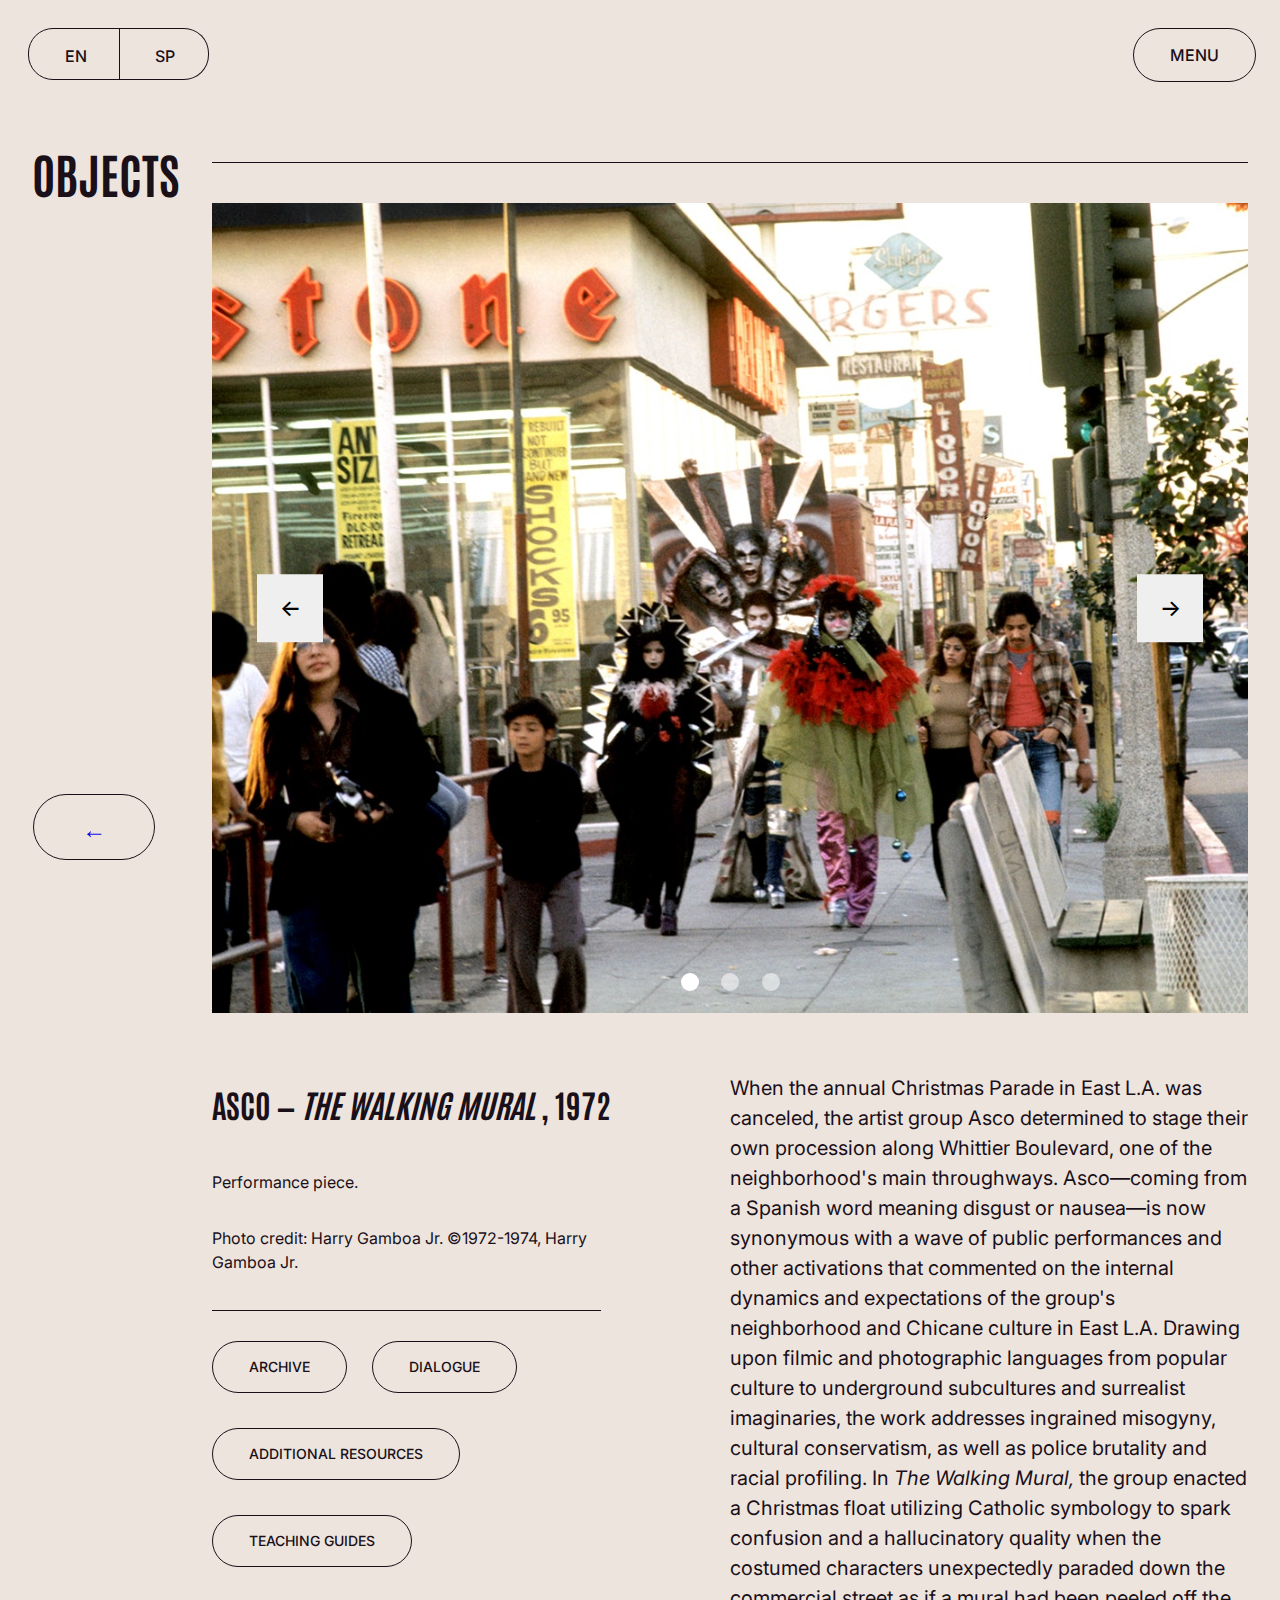
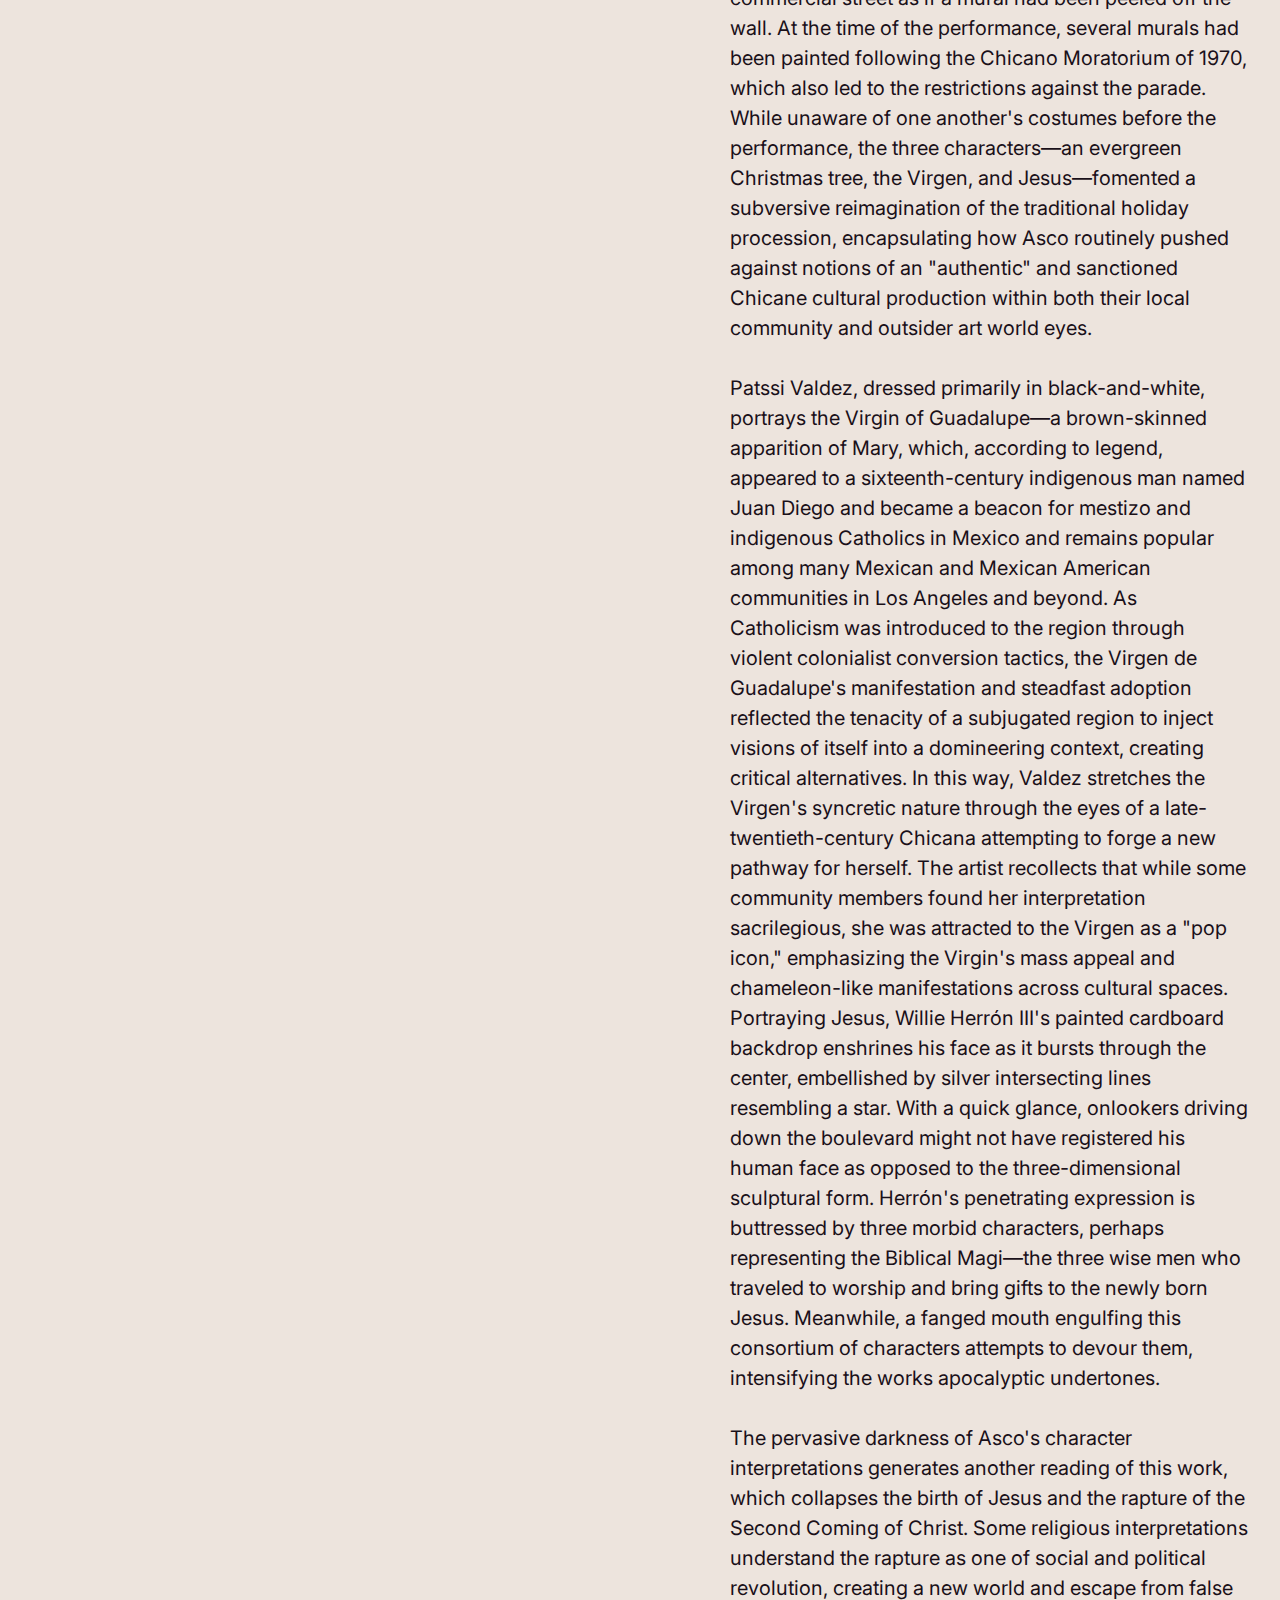
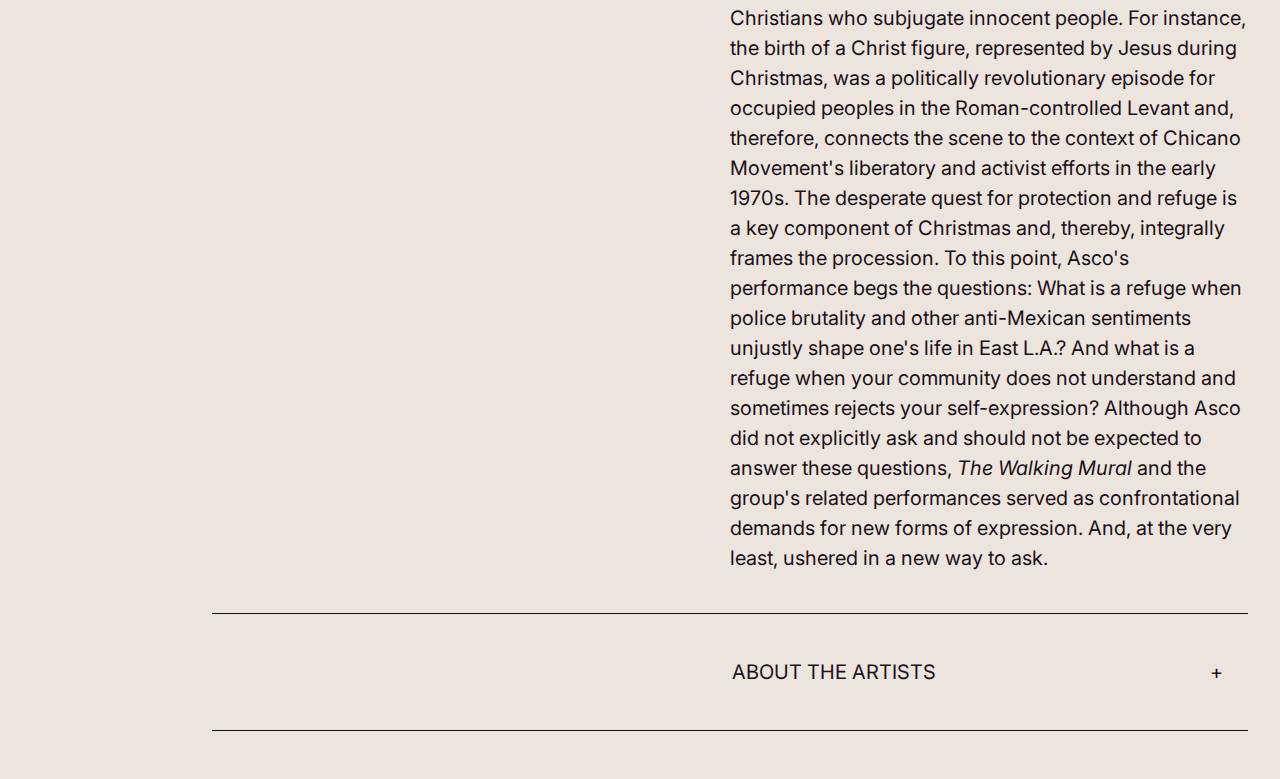
<file: objects/asco/asco.html>
<!DOCTYPE html>
<html class="no-js" lang="en">

<head>
    <meta charset="UTF-8">
    <meta name="description" content="This is a description">
    <meta name="viewport" content="width=device-width, initial-scale=1.0">
    <title> Five Decades of Chicane Muralism in Los Angeles: Asco </title>
    <script src="https://code.jquery.com/jquery-3.6.0.min.js"></script>
    <script src="https://maxcdn.bootstrapcdn.com/bootstrap/3.3.7/js/bootstrap.min.js"></script>
    <script src="https://ajax.googleapis.com/ajax/libs/jquery/3.3.1/jquery.min.js"></script>

    <link rel="stylesheet" href="../../css/style.css" type="text/css">
    <link rel="stylesheet" href="../../css/darkui.css" type="text/css">
    <link rel="icon" href="../../favicon.ico" type="image/x-icon">

    <link rel="preconnect" href="https://fonts.googleapis.com">
    <link rel="preconnect" href="https://fonts.gstatic.com" crossorigin>
    <link href="https://fonts.googleapis.com/css2?family=Inter:wght@100..900&display=swap" rel="stylesheet">
    <link href="https://fonts.googleapis.com/css2?family=Antonio:wght@100..700&display=swap" rel="stylesheet">
</head>

<body id="global">
    <script src="../../script.js"></script>

    <!-- Skip Link -->
    <a href="#objects-skip" class="skip-link"> Skip to main content of asco's artwork page (Press enter to skip past the
        navigation & language toggle links below) </a>

    <!-- Navigation -->
    <nav class="nav">

        <!-- Language Toggle -->
        <div class="language" role="radiogroup" aria-labelledby="language-switcher1">
            <p class="hidden" id="language-switcher1"> </p>
            <div class="language__container--left language__container--en">
                <input class="language__control" type="radio" id="language1-1" name="language-switch1">
                <label class="language__label__dark" for="language1-1" id="language-toggle-en"> <button type="button"
                        class="toggle-label language-en-button"> EN </button>
                    <span class="hidden"></span>
                </label>
            </div>
            <div class="language__container--right language__container--sp">
                <input class="language__control" type="radio" id="language1-2" name="language-switch1">
                <label class="language__label__dark" for="language1-2" id="language-toggle-sp"><button type="button"
                        class="toggle-label language-sp-button"> SP </button>
                    <span class="hidden"></span>
                </label>
            </div>
        </div>

        <div class="buffer-space"></div>
        <!-- Pop-out Sub Navigation -->
        <button type="button" id="hamburger-menu__dark" class="open-nav-btn__dark" aria-label="open navigation"
            aria-controls="link-list" aria-expanded="false"> MENU </button>
        <div id="slide-nav" class="slide-content">
            <button type="button" id="close" class="close-btn" aria-label="close navigation">&times;</button>
            <ul id="link-list">
                <li class="text-on en toggleable-english-text" id="nav-intro-link" lang="en"><a href="../../index.html"> HOME </a></li>
                <li class="text-hidden sp toggleable-spanish-text" id="nav-intro-link" lang="sp"><a href="../../index.html"> INICIAL </a></li>
                <li class="text-on en toggleable-english-text" id="nav-intro-link" lang="en"><a href="../../introduction.html"> INTRODUCTION </a></li>
                <li class="text-hidden sp toggleable-spanish-text" id="nav-intro-link" lang="sp"><a href="../../introduction.html"> INTRODUCCIÓN </a></li>
                <li class="text-on en toggleable-english-text" id="nav-intro-link" lang="en"><a href="../../objects/objects.html"> OBJECTS </a>
                <li class="text-hidden sp toggleable-spanish-text" id="nav-intro-link" lang="sp"><a href="../../objects/objects.html"> OBJETOS </a>
                <li class="text-on en toggleable-english-text" id="nav-intro-link" lang="en"><a href="../../archive/archive.html"> ARCHIVE </a></li>
                <li class="text-hidden sp toggleable-spanish-text" id="nav-intro-link" lang="sp"><a href="../../archive/archive.html"> ARCHIVO </a></li>
                <li class="text-on en toggleable-english-text" id="nav-intro-link" lang="en"><a href="../../dialogues/dialogues.html"> DIALOGUES </a></li>
                <li class="text-hidden sp toggleable-spanish-text" id="nav-intro-link" lang="sp"><a href="../../dialogues/dialogues.html"> DIÁLOGOS </a></li>
                <li class="text-on en toggleable-english-text" id="nav-intro-link" lang="en"><a href="../../guides/teaching-guides.html"> TEACHING GUIDES </a> </li>
                <li class="text-hidden sp toggleable-spanish-text" id="nav-intro-link" lang="sp"><a href="../../guides/teaching-guides.html"> GUÍAS DOCENTES </a></li>
                <li class="text-on en toggleable-english-text" id="nav-intro-link" lang="en"><a href="../../resources/resources.html"> ADDITIONAL RESOURCES </a></li>
                <li class="text-hidden sp toggleable-spanish-text" id="nav-intro-link" lang="sp"><a href="../../resources/resources.html"> RECURSOS ADICIONALES </a></li>
                <li class="text-on en toggleable-english-text" id="nav-intro-link" lang="en"><a href="../../credits.html"> CREDITS </a></li>
                <li class="text-hidden sp toggleable-spanish-text" id="nav-intro-link" lang="sp"><a href="../../credits.html"> CRÉDITOS </a></li>
            </ul>
        </div>
    </nav>
    <main>
        <!-- Asco Object Inner Page Section -->
        <div class="objects-inner" id="objects-inner-section">
            <div class="top-column objects-inner" id="objects-skip">
                <div class="label-row">
                    <h2 class="page-label en toggleable-english-text" lang="en"> OBJECTS </h2>
                    <h2 class="page-label sp toggleable-spanish-text" lang="sp"> OBJECTOS </h2>
                </div>
                <div class="row-content object-inner">
                    <hr class="label-hr" />
                    <div class="content-container objects-inner">
                        <div class="objects-artwork-container inner">

                            <!-- Asco Object Inner Gallery Carousel -->
                            <div class="carousel">
                                <div class="carousel-slider">
                                    <div class="carousel-slide"><img data-enlargeable style="cursor: zoom-in"
                                            src="../../objects/asco/imgs/GAMBOA_walkingmural@180dpi_C-min.jpg"
                                            alt="A trio of artists dressed in costume walks down Whittier Boulevard surrounded by a local crowd (first image).">
                                    </div>
                                    <div class="carousel-slide"><img data-enlargeable style="cursor: zoom-in"
                                            src="../../objects/asco/imgs/GAMBOA_walkingmural@180dpi_D-min.jpg"
                                            alt="A trio of artists dressed in costume walks down Whittier Boulevard surrounded by a local crowd (second image).">
                                    </div>
                                    <div class="carousel-slide"><img data-enlargeable style="cursor: zoom-in"
                                            src="../../objects/asco/imgs/GAMBOA_walkingmural@180dpi_E-min.jpg"
                                            alt="A trio of artists dressed in costume walks down Whittier Boulevard surrounded by a local crowd (third image).">
                                    </div>
                                </div>
                            </div>

                            <div class="objects-artwork-img-copy inner">
                                <div class="artwork-img-top-copy inner">
                                    <h2 class="artwork-h2 en toggleable-english-text" lang="en"> ASCO — <i> THE WALKING MURAL </i>, 1972 </h2>
                                    <h2 class="artwork-h2 sp toggleable-spanish-text" lang="sp"> ASCO — <i> EL MURA CAMINANTE </i>, 1972 </h2>
                                    <p class="p-under-h2 en toggleable-english-text" lang="en"> Performance piece. </p>
                                    <p class="p-under-h2 en toggleable-english-text" lang="en"> Photo credit: Harry Gamboa Jr. ©1972-1974, Harry Gamboa
                                        Jr.
                                    </p>
                                    <p class="p-under-h2 sp toggleable-spanish-text" lang="sp"> Obra de performance. </p>
                                    <p class="p-under-h2 sp toggleable-spanish-text" lang="sp"> Crédito de foto: Harry Gamboa Jr. ©1972-1974, Harry Gamboa
                                        Jr.
                                    </p>
                                    <hr class="label-hr objects-small">
                                    <div class="object-label-wrapper">
                                        <a href="../../archive/archive.html" class="objects-label">
                                            <button type="button" class="objects-label"> <span class="en toggleable-english-text" lang="en"> ARCHIVE
                                                </span>
                                                <span class="sp toggleable-spanish-text" lang="sp"> ARCHIVO </span>
                                            </button>
                                        </a>
                                        <a href="../../dialogues/dialogues.html" class="objects-label">
                                            <button type="button" class="objects-label"> <span class="en toggleable-english-text" lang="en"> DIALOGUE
                                                </span>
                                                <span class="sp toggleable-spanish-text" lang="sp"> DIÁLOGO </span>
                                            </button>
                                        </a>
                                        <a href="../../resources/resources.html" class="objects-label">
                                            <button type="button" class="objects-label"> <span class="en toggleable-english-text" lang="en"> ADDITIONAL
                                                    RESOURCES </span>
                                                <span class="sp toggleable-spanish-text" lang="sp"> RECURSOS ADICIONALES </span> </button>
                                        </a>
                                        <a href="../../guides/teaching-guides.html" class="objects-label">
                                            <button type="button" class="objects-label"> <span class="en toggleable-english-text" lang="en"> TEACHING
                                                    GUIDES </span>
                                                <span class="sp toggleable-spanish-text" lang="sp"> GUÍAS DOCENTES </span> </button>
                                        </a>
                                    </div>
                                </div>
                                <div class="artwork-img-top-copy inner">
                                    <p class="en toggleable-english-text" lang="en"> When the annual Christmas Parade in East L.A. was canceled, the
                                        artist
                                        group Asco
                                        determined to stage their own procession along Whittier Boulevard, one of the
                                        neighborhood&#39;s main throughways. Asco&#8212;coming from a Spanish word
                                        meaning
                                        disgust or nausea&#8212;is now synonymous with a wave of public performances and
                                        other activations that commented on the internal dynamics and expectations of
                                        the
                                        group&#39;s neighborhood and Chicane culture in East L.A. Drawing upon filmic
                                        and
                                        photographic languages from popular culture to underground subcultures and
                                        surrealist imaginaries, the work addresses ingrained misogyny, cultural
                                        conservatism, as well as police brutality and racial profiling. In <i> The
                                            Walking
                                            Mural,
                                        </i> the group enacted a Christmas float utilizing Catholic symbology to
                                        spark confusion and a hallucinatory quality when the costumed characters
                                        unexpectedly paraded down the commercial street as if a mural had been peeled
                                        off
                                        the wall. At the time of the performance, several murals had been painted
                                        following
                                        the Chicano Moratorium of 1970, which also led to the restrictions against the
                                        parade. While unaware of one another&#39;s costumes before the performance, the
                                        three characters&#8212;an evergreen Christmas tree, the Virgen, and
                                        Jesus&#8212;fomented a subversive reimagination of the traditional holiday
                                        procession, encapsulating how Asco routinely pushed against notions of an
                                        &#34;authentic&#34; and sanctioned Chicane cultural production within both their
                                        local community and outsider art world eyes.
                                        <br><br>
                                        Patssi Valdez, dressed primarily in black-and-white, portrays the Virgin of
                                        Guadalupe&#8212;a brown-skinned apparition of Mary, which, according to legend,
                                        appeared to a sixteenth-century indigenous man named Juan Diego and became a
                                        beacon
                                        for mestizo and indigenous Catholics in Mexico and remains popular among many
                                        Mexican and Mexican American communities in Los Angeles and beyond. As
                                        Catholicism
                                        was introduced to the region through violent colonialist conversion tactics, the
                                        Virgen de Guadalupe&#39;s manifestation and steadfast adoption reflected the
                                        tenacity of a subjugated region to inject visions of itself into a domineering
                                        context, creating critical alternatives. In this way, Valdez stretches the
                                        Virgen&#39;s syncretic nature through the eyes of a late-twentieth-century
                                        Chicana
                                        attempting to forge a new pathway for herself. The artist recollects that while
                                        some
                                        community members found her interpretation sacrilegious, she was attracted to
                                        the
                                        Virgen as a &#34;pop icon,&#34; emphasizing the Virgin&#39;s mass appeal and
                                        chameleon-like manifestations across cultural spaces. Portraying Jesus, Willie
                                        Herrón III&#39;s painted cardboard backdrop enshrines his face as it bursts
                                        through
                                        the center, embellished by silver intersecting lines resembling a star. With a
                                        quick
                                        glance, onlookers driving down the boulevard might not have registered his human
                                        face as opposed to the three-dimensional sculptural form. Herrón&#39;s
                                        penetrating
                                        expression is buttressed by three morbid characters, perhaps representing the
                                        Biblical Magi&#8212;the three wise men who traveled to worship and bring gifts
                                        to
                                        the newly born Jesus. Meanwhile, a fanged mouth engulfing this consortium of
                                        characters attempts to devour them, intensifying the works apocalyptic
                                        undertones.
                                        <br><br>
                                        The pervasive darkness of Asco&#39;s character interpretations generates another
                                        reading of this work, which collapses the birth of Jesus and the rapture of the
                                        Second Coming of Christ. Some religious interpretations understand the rapture
                                        as
                                        one of social and political revolution, creating a new world and escape from
                                        false
                                        Christians who subjugate innocent people. For instance, the birth of a Christ
                                        figure, represented by Jesus during Christmas, was a politically revolutionary
                                        episode for occupied peoples in the Roman-controlled Levant and, therefore,
                                        connects
                                        the scene to the context of Chicano Movement&#39;s liberatory and activist
                                        efforts
                                        in the early 1970s. The desperate quest for protection and refuge is a key
                                        component
                                        of Christmas and, thereby, integrally frames the procession. To this point,
                                        Asco&#39;s performance begs the questions: What is a refuge when police
                                        brutality
                                        and other anti-Mexican sentiments unjustly shape one&#39;s life in East L.A.?
                                        And
                                        what is a refuge when your community does not understand and sometimes rejects
                                        your
                                        self-expression? Although Asco did not explicitly ask and should not be expected
                                        to
                                        answer these questions, <i> The Walking Mural </i> and the group&#39;s related
                                        performances served as confrontational demands for new forms of expression. And,
                                        at the very
                                        least, ushered in a new way to ask.
                                    </p>
                                    <p class="sp toggleable-spanish-text" lang="sp">
                                        Cuando se canceló el desfile navideño anual en el este de Los Ángeles, el grupo
                                        de
                                        artistas llamado Asco decidió organizar su propia procesión a lo largo de
                                        Whittier
                                        Boulevard, una de las vías principales del barrio. Asco&#8212;haciendo eco en la
                                        palabra en castellano que significa aversión o náusea&#8212;se convirtió en
                                        sinónimo
                                        de una ola de <i> performance </i> públicos y otras activaciones que comentaban
                                        las
                                        dinámicas internas y las expectativas del grupo en el barrio y en la cultura
                                        chicana
                                        proveniente del este de Los Ángeles. Tomando inspiración en los lenguajes
                                        fotográficos y fílmicos de la cultura popular, de subculturas clandestinas e
                                        imaginarios surrealistas, la obra presenta la misoginia arraigada, el
                                        conservadurismo cultural, así como la brutalidad policial y el perfilamiento
                                        racial.
                                        En <i> El mural caminante, </i> el grupo representó una carroza navideña
                                        utilizando
                                        simbología católica para causar confusión y una cualidad alucinatoria cuando los
                                        personajes disfrazados desfilan inesperadamente por una calle de comercio, como
                                        si
                                        un mural se hubiese despegado de la pared. En el periodo en que el <i>
                                            performance
                                        </i> fue hecho, varios murales habían sido pintados tras la Moratoria Chicana de
                                        1970, lo que también provocó restricciones contra el desfile. Aunque desconocían
                                        los
                                        disfraces de sus compañeres antes del performance, les tres personajes &#8208;un
                                        árbol de Navidad, la Virgen María, y Jesús&#8208; fomentaron una reconstrucción
                                        subversiva de la tradicional procesión navideña, encapsulando la manera
                                        rutinaria en
                                        que Asco luchaba contra las nociones de una “auténtica” y sancionada producción
                                        cultural chicana tanto dentro de su comunidad local como a los ojos del mundo
                                        artístico externo.
                                        <br><br>
                                        Patssi Valdez, vestida primariamente de blanco y negro, representa a la Virgen
                                        de
                                        Guadalupe&#8212;una aparición Mariana de piel morena que de acuerdo con la
                                        leyenda,
                                        se apareció a un indígena llamado Juan Diego del siglo XVI y se convirtió en un
                                        faro
                                        para católicos mestizos e indígenas en México, permaneciendo como símbolo entre
                                        muchas comunidades mexicanas y mexicoamericanas en Los Ángeles y más allá. A
                                        medida
                                        que el catolicismo se introdujo en la región a través de violentas tácticas de
                                        conversión colonialista, la manifestación y firme adopción de la Virgen de
                                        Guadalupe
                                        reflejó la tenacidad de una región subyugada que inyectó elementos de sí misma
                                        dentro de un contexto dominante, creando alternativas críticas. De esta manera,
                                        Valdez amplía la naturaleza sincrética de la Virgen a través de la mirada de una
                                        mujer chicana de finales del siglo XX, quien intentaba forjar un nuevo camino
                                        para
                                        sí misma. La artista recuerda que, si bien algunos miembros de la comunidad
                                        consideraron su interpretación sacrílega, ella se sintió atraída por la Virgen
                                        como
                                        un “ícono pop”, enfatizando el masivo atractivo de la Virgen y sus
                                        manifestaciones
                                        camaleónicas en diferentes espacios culturales. Retratando a Jesús, el fondo de
                                        cartón pintado de Willie Herrón III encuadra su rostro que irrumpe en el centro,
                                        adornado por líneas plateadas que se entrecruzan asemejando una estrella. Con
                                        una
                                        mirada rápida, los espectadores que conducían por el bulevar tal vez no hubieran
                                        percibido su rostro humano adornado de forma escultórica tridimensional. La
                                        penetrante expresión de Herrón es reforzada por tres personajes mórbidos, que
                                        tal
                                        vez representan a los Reyes Magos bíblicos&#8212;los tres hombres sabios que
                                        viajaron para adorar y llevar regalos a Jesús recién nacido. Mientras tanto, una
                                        boca con colmillos envuelve a este grupo de personajes mientras intentan
                                        devorarlos,
                                        intensificando el trasfondo apocalíptico de la obra.
                                        <br><br>
                                        La oscuridad generalizada en la interpretación de personajes representados por
                                        Asco
                                        genera otra lectura de esta obra, que colapsó el nacimiento de Jesús y la
                                        Segunda
                                        Venida de Cristo. Algunas interpretaciones religiosas entienden esta llegada
                                        como
                                        una revolución social y política, creando un mundo nuevo y escapando de los
                                        falsos
                                        cristianos que subyugan a personas inocentes. Por ejemplo, el nacimiento de una
                                        figura de Cristo, representada por Jesús durante la Navidad, fue un episodio
                                        políticamente revolucionario para los pueblos ocupados por romanos en el Levante
                                        y,
                                        por lo tanto, conecta la escena con el contexto de los esfuerzos liberadores y
                                        activistas del Movimiento Chicano a principios de Década de 1970. La búsqueda
                                        desesperada de protección y refugio es un componente clave de la Navidad y, por
                                        lo
                                        tanto, enmarca integralmente la procesión. Sobre este punto, el <i> performance
                                        </i>
                                        de Asco plantea preguntas como: ¿Qué es un refugio cuando la brutalidad policial
                                        y
                                        otros sentimientos antimexicanos moldean injustamente la vida en el este de Los
                                        Ángeles? ¿Y qué es un refugio cuando tu comunidad no comprende y a veces rechaza
                                        tus
                                        propios medios de auto-expresión? Aunque Asco no formuló explícitamente estas
                                        preguntas y no se debería esperar que las respondiera, <i> El mural caminante
                                        </i> y
                                        los demás performances del grupo relacionados con el tema, sirvieron como
                                        demandas
                                        confrontadoras de nuevas formas de expresión. Y, como mínimo, marcó el comienzo
                                        de
                                        una nueva forma de hacer preguntas.
                                    </p>
                                </div>
                            </div>
                            <hr class="label-hr">
                            <div class="artwork-img-top-copy inner bottom-row">
                                <div id="open-bottom-row-two">
                                    <p class="en toggleable-english-text"> <button class="objects accordion" data-about="1" lang="en"> ABOUT THE ARTISTS </button> </p>
                                    <p class="sp toggleable-spanish-text"> <button class="objects accordion" data-about="2" lang="sp"> SOBRE LA ARTISTA </button> </p>
                                    <p class="toggle_icon">+</p>
                                </div>
                                <div class="artist-bio accordion-content">
                                    <p class="about hidden en toggleable-english-text" id="1" lang="en">
                                        <b> Asco </b> (1972&#8211;1987) began as a group of artists from East Los
                                        Angeles composed of Harry Gamboa Jr., Gronk, Willie Herrón, and Patssi Valdez.
                                        Taking their name from the Spanish word for disgust and nausea, Asco used
                                        performance, public art, and multimedia to respond to social and political
                                        turbulence in Los Angeles and beyond. Asco remained active until the mid-1980s,
                                        gaining new affiliates including Diane Gamboa, Sean Carrillo, Daniel J.
                                        Martinez, and Teddy Sandoval, among others. The collective&#39;s work has been
                                        celebrated by recent retrospective exhibitions, most prominently <i> Asco: Elite
                                            of the Obscure: A Retrospective, 1972-1987 </i> (2011) organized by the Los
                                        Angeles County Museum of Art and the Williams College Museum of Art. The core
                                        members met in high school in Los Angeles, and began producing work that
                                        responded to the Chicano Movement of the 1960s, yet differed in their reliance
                                        upon fiction and myth as counternarratives to the visual language typical of the
                                        Chicano Movement. By contrast, they developed their aesthetic and performative
                                        language from B-movies, glam rock, telenovelas, and Happenings. While some
                                        members were typically the performers or actors, Harry Gamboa Jr. served as the
                                        photographer&#8212;documenting these ephemeral activations for posterity.
                                    </p>
                                    <p class="about hidden sp toggleable-spanish-text" id="2" lang="sp">
                                        <b> Asco </b> (1972&#8208;1987) comenzó como un grupo de artistas del este de
                                        Los
                                        Ángeles compuesto por Harry Gamboa Jr., Gronk, Willie Herrón y Patssi Valdez.
                                        Tomando esta palabra que significa disgusto o náusea, Asco utilizó performance,
                                        arte
                                        público y multimedia para responder a la turbulencia social y política dentro y
                                        fuera de Los Ángeles. Asco permaneció activo hasta mediados de la década de los
                                        ochenta, ganando nuevos afiliados, incluides artistas como Diane Gamboa, Sean
                                        Carrillo, Daniel J. Martínez y Teddy Sandoval, entre otros. El trabajo del
                                        colectivo
                                        ha sido celebrado con exposiciones retrospectivas recientes, entre las que
                                        destaca
                                        <i> Asco: Elite of the Obscure: A Retrospective, 1972-1987 </i> (2011),
                                        organizada
                                        por el Museo de Arte del Condado de Los Ángeles (LACMA) y el Museo de Arte del
                                        Williams College. Les miembres principales se conocieron en la escuela
                                        secundaria de
                                        Los Ángeles y produjeron trabajos que respondían al Movimiento Chicano de la
                                        década
                                        de los sesenta, aunque se diferenciaban en su dependencia de la ficción y en el
                                        mito
                                        como contra narrativas presentes en el lenguaje visual típico del Movimiento
                                        Chicano. En contraste, desarrollaron su lenguaje estético y performativo
                                        inspirándose en películas de serie B, glam rock, telenovelas y de “happenings”.
                                        Aunque algunos miembros fueron intérpretes o actores, Harry Gamboa Jr. también
                                        tuvo
                                        el rol de fotógrafo&#8212;documentando estas activaciones efímeras para la
                                        posteridad.
                                    </p>
                                </div>
                                <hr class="label-hr">
                                <div>
                                </div>
                            </div>
                        </div>
                    </div>
                </div>
            </div>
        </div>
        <div class="bottom-column">
            <div class="back-arrow objects" id="objects-arrow">
                <div class="section-arrow"> <a href="../../objects/objects.html"> &#8592; </a> </div>
            </div>
        </div>
        </div>
    </main>
</body>
</file>
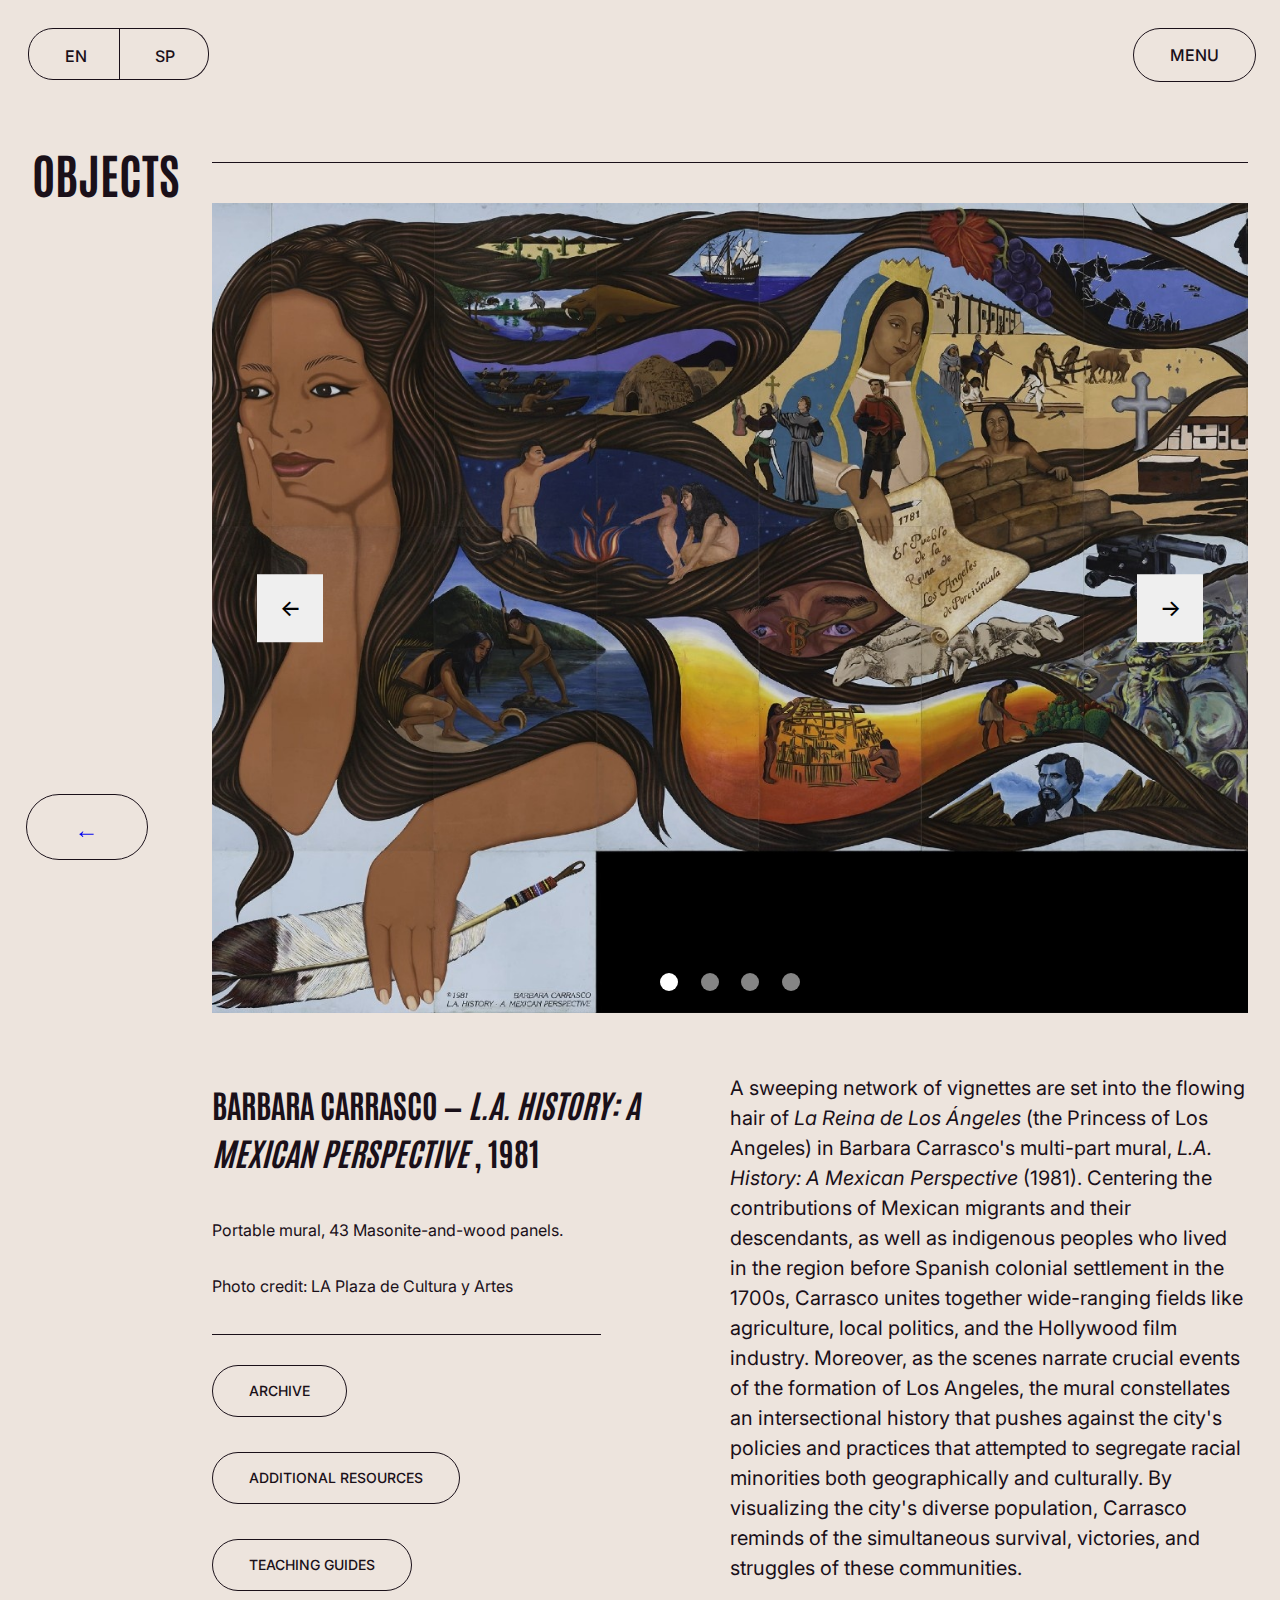
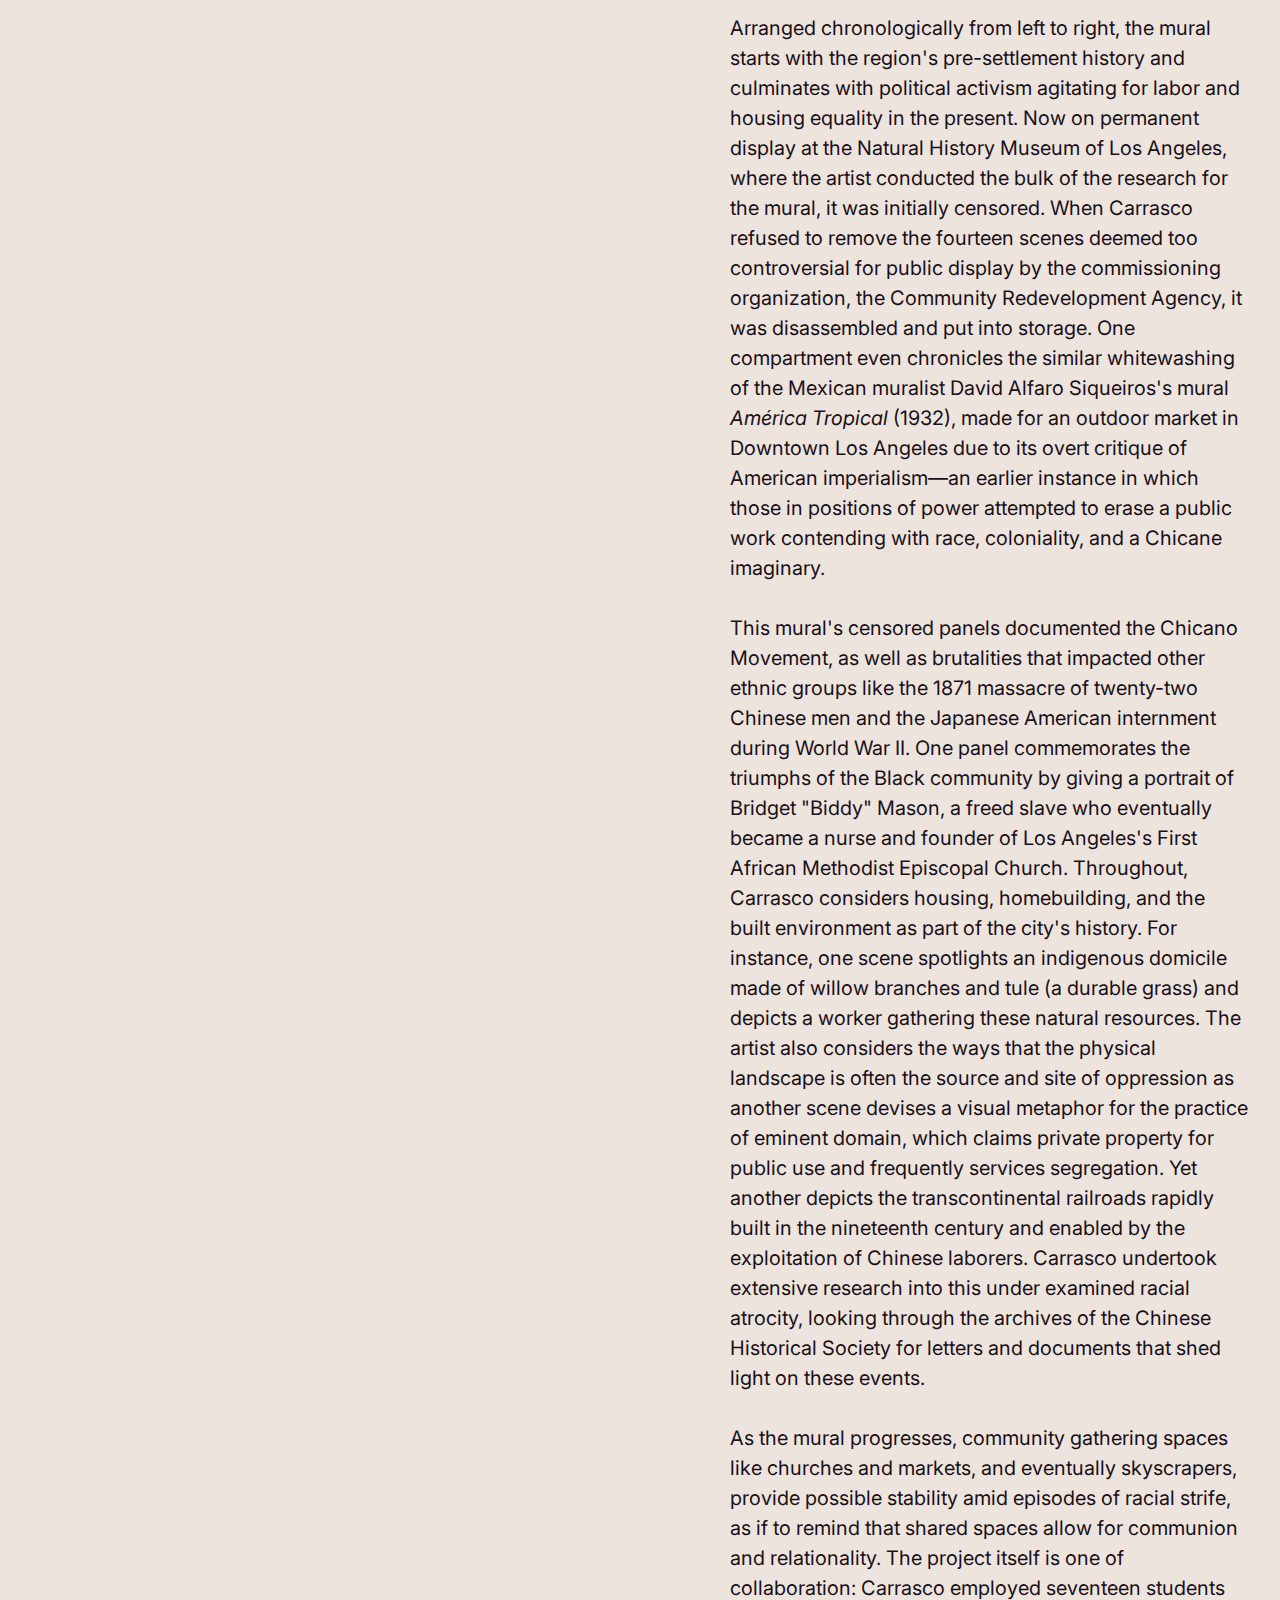
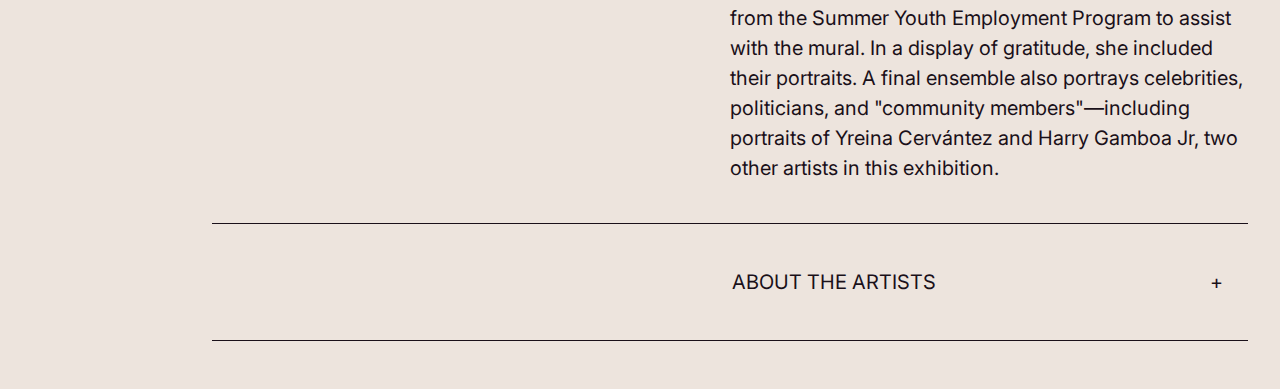
<file: objects/barbara/barbara.html>
<!DOCTYPE html>
<html class="no-js" lang="en">

<head>
    <meta charset="UTF-8">
    <meta name="description" content="This is a description">
    <meta name="viewport" content="width=device-width, initial-scale=1.0">
    <title> Five Decades of Chicane Muralism in Los Angeles: Barbara Carrasco </title>
    <script src="https://code.jquery.com/jquery-3.6.0.min.js"></script>
    <script src="https://maxcdn.bootstrapcdn.com/bootstrap/3.3.7/js/bootstrap.min.js"></script>
    <script src="https://ajax.googleapis.com/ajax/libs/jquery/3.3.1/jquery.min.js"></script>

    <link rel="stylesheet" href="../../css/style.css" type="text/css">
    <link rel="stylesheet" href="../../css/darkui.css" type="text/css">
    <!-- <link rel="stylesheet" href="./objects.css"> -->
    <link rel="icon" href="../../favicon.ico" type="image/x-icon">

    <link rel="preconnect" href="https://fonts.googleapis.com">
    <link rel="preconnect" href="https://fonts.gstatic.com" crossorigin>
    <link href="https://fonts.googleapis.com/css2?family=Inter:wght@100..900&display=swap" rel="stylesheet">
    <link href="https://fonts.googleapis.com/css2?family=Antonio:wght@100..700&display=swap" rel="stylesheet">
</head>

<body id="global">
    <script src="../../script.js"></script>

    <!-- Skip Link -->
    <a href="#objects-skip" class="skip-link"> Skip to main content of barbara carrasco's artwork page (Press enter to skip past
        the navigation & language toggle links below) </a>

    <!-- Navigation -->
    <nav class="nav">
        <!-- Language Toggle -->
        <div class="language" role="radiogroup" aria-labelledby="language-switcher1">
            <p class="hidden" id="language-switcher1"> </p>
            <div class="language__container--left language__container--en">
                <input class="language__control" type="radio" id="language1-1" name="language-switch1">
                <label class="language__label__dark" for="language1-1" id="language-toggle-en"> <button type="button"
                        class="toggle-label language-en-button"> EN </button>
                    <span class="hidden"></span>
                </label>
            </div>
            <div class="language__container--right language__container--sp">
                <input class="language__control" type="radio" id="language1-2" name="language-switch1">
                <label class="language__label__dark" for="language1-2" id="language-toggle-sp"><button type="button"
                        class="toggle-label language-sp-button"> SP </button>
                    <span class="hidden"></span>
                </label>
            </div>
        </div>

        <div class="buffer-space"></div>
        <!-- Pop-out Sub Navigation -->
        <button type="button" id="hamburger-menu__dark" class="open-nav-btn__dark" aria-label="open navigation"
            aria-controls="link-list" aria-expanded="false"> MENU </button>
        <div id="slide-nav" class="slide-content">
            <button type="button" id="close" class="close-btn" aria-label="close navigation">&times;</button>
            <ul id="link-list">
                <li class="text-on en toggleable-english-text" id="nav-intro-link" lang="en"><a href="../../index.html"> HOME </a></li>
                <li class="text-hidden sp toggleable-spanish-text" id="nav-intro-link" lang="sp"><a href=" ../../index.html"> INICIAL </a></li>
                <li class="text-on en toggleable-english-text" id="nav-intro-link" lang="en"><a href="../../introduction.html"> INTRODUCTION </a></li>
                <li class="text-hidden sp toggleable-spanish-text" id="nav-intro-link" lang="sp"><a href="../../introduction.html"> INTRODUCCIÓN </a></li>
                <li class="text-on en toggleable-english-text" id="nav-intro-link" lang="en"><a href="../../objects/objects.html"> OBJECTS </a>
                <li class="text-hidden sp toggleable-spanish-text" id="nav-intro-link" lang="sp"><a href="../../objects/objects.html"> OBJETOS </a>
                <li class="text-on en toggleable-english-text" id="nav-intro-link" lang="en"><a href="../../archive/archive.html"> ARCHIVE </a></li>
                <li class="text-hidden sp toggleable-spanish-text" id="nav-intro-link" lang="sp"><a href="../../archive/archive.html"> ARCHIVO </a></li>
                <li class="text-on en toggleable-english-text" id="nav-intro-link" lang="en"><a href="../../dialogues/dialogues.html"> DIALOGUES </a></li>
                <li class="text-hidden sp toggleable-spanish-text" id="nav-intro-link" lang="sp"><a href="../../dialogues/dialogues.html"> DIÁLOGOS </a></li>
                <li class="text-on en toggleable-english-text" id="nav-intro-link" lang="en"><a href="../../guides/teaching-guides.html"> TEACHING GUIDES </a> </li>
                <li class="text-hidden sp toggleable-spanish-text" id="nav-intro-link" lang="sp"><a href="../../guides/teaching-guides.html"> GUÍAS DOCENTES </a></li>
                <li class="text-on en toggleable-english-text" id="nav-intro-link" lang="en"><a href="../../resources/resources.html"> ADDITIONAL RESOURCES </a></li>
                <li class="text-hidden sp toggleable-spanish-text" id="nav-intro-link" lang="sp"><a href="../../resources/resources.html"> RECURSOS ADICIONALES </a></li>
                <li class="text-on en toggleable-english-text" id="nav-intro-link" lang="en"><a href="../../credits.html"> CREDITS </a></li>
                <li class="text-hidden sp toggleable-spanish-text" id="nav-intro-link" lang="sp"><a href="../../credits.html"> CRÉDITOS </a></li>
            </ul>
        </div>
    </nav>
    <main>
        <!-- Barbara Object Inner Page Section -->
        <div class="objects-inner" id="objects-inner-section">
            <div class="top-column objects-inner" id="objects-skip">
                <div class="label-row">
                    <h2 class="page-label en toggleable-english-text" lang="en"> OBJECTS </h2>
                    <h2 class="page-label sp toggleable-spanish-text" lang="sp"> OBJECTOS </h2>
                </div>
                <div class="row-content object-inner">
                    <hr class="label-hr" />
                    <div class="content-container objects-inner">
                        <div class="objects-artwork-container inner">

                            <!-- Barbara Object Inner Gallery Carousel -->
                            <div class="carousel">
                                <div class="carousel-slider">
                                    <div class="carousel-slide"><img data-enlargeable style="cursor: zoom-in"
                                            src="../../objects/barbara/imgs/barbara-carrasco-sections-01.jpg"
                                            alt="A portion of the Barbara Carrasco mural with the full face of a woman on the left side, features vignettes of Los Angeles historical events.                                        ">
                                    </div>
                                    <div class="carousel-slide"><img data-enlargeable style="cursor: zoom-in"
                                            src="../../objects/barbara/imgs/barbara-carrasco-sections-02.jpg"
                                            alt="A secondary portion of vignettes featuring Los Angeles historical events.">
                                    </div>
                                    <div class="carousel-slide"><img data-enlargeable style="cursor: zoom-in"
                                            src="../../objects/barbara/imgs/barbara-carrasco-sections-03.jpg"
                                            alt="A tiertiary portion of vignettes featuring Los Angeles historical events.">
                                    </div>
                                    <div class="carousel-slide"><img data-enlargeable style="cursor: zoom-in"
                                            src="../../objects/barbara/imgs/barbara_carrasco-1-min.jpg"
                                            alt="A full image of the portioned vignettes featuring Los Angeles historical events.">
                                    </div>
                                </div>
                            </div>
                            <div class="objects-artwork-img-copy inner">
                                <div class="artwork-img-top-copy inner">
                                    <h2 class="artwork-h2 en toggleable-english-text" lang="en"> BARBARA CARRASCO — <i> L.A. HISTORY: A MEXICAN
                                            PERSPECTIVE
                                        </i>, 1981 </h2>
                                    <h2 class="artwork-h2 sp toggleable-spanish-text" lang="sp"> BARBARA CARRASCO — <i> L.A. HISTORY: A MEXICAN
                                            PERSPECTIVE
                                            (LA HISTORIA DE L.A.: UNA PERSPECTIVA MEXICANA) </i>, 1981 </h2>
                                    <p class="p-under-h2 en toggleable-english-text" lang="en"> Portable mural, 43 Masonite-and-wood panels. </p>
                                    <p class="p-under-h2 en toggleable-english-text" lang="en"> Photo credit: LA Plaza de Cultura y Artes </p>
                                    <p class="p-under-h2 sp toggleable-spanish-text" lang="sp"> Mural móvil, 43 páneles de madera y masonita. </p>
                                    <p class="p-under-h2 sp toggleable-spanish-text" lang="sp"> Cortesía del artista y del Museo de Historia Natural en
                                        Los
                                        Ángeles </p>
                                    <hr class="label-hr objects-small">
                                    <div class="object-label-wrapper">
                                        <a href="../../archive/archive.html" class="objects-label">
                                            <button type="button" class="objects-label"> <span class="en toggleable-english-text" lang="en"> ARCHIVE
                                                </span>
                                                <span class="sp toggleable-spanish-text" lang="sp"> ARCHIVO </span>
                                            </button>
                                        </a>
                                        <a href="../../resources/resources.html" class="objects-label">
                                            <button type="button" class="objects-label"> <span class="en toggleable-english-text" lang="en"> ADDITIONAL
                                                    RESOURCES </span>
                                                <span class="sp toggleable-spanish-text" lang="sp"> RECURSOS ADICIONALES </span> </button>
                                        </a>
                                        <a href="../../guides/teaching-guides.html" class="objects-label">
                                            <button type="button" class="objects-label"> <span class="en toggleable-english-text" lang="en"> TEACHING
                                                    GUIDES </span>
                                                <span class="sp toggleable-spanish-text" lang="sp"> GUÍAS DOCENTES </span> </button>
                                        </a>
                                    </div>
                                </div>
                                <div class="artwork-img-top-copy inner">
                                    <p class="en toggleable-english-text" lang="en"> A sweeping network of vignettes are set into the flowing hair of <i>
                                        La Reina de Los Ángeles </i> (the Princess of Los Angeles) in Barbara
                                        Carrasco&#39;s multi-part mural, <i> L.A. History: A Mexican Perspective </i>
                                        (1981). Centering the contributions of Mexican migrants and their descendants,
                                        as well as indigenous peoples who lived in the region before Spanish colonial
                                        settlement in the 1700s, Carrasco unites together wide-ranging fields like
                                        agriculture, local politics, and the Hollywood film industry. Moreover, as the
                                        scenes narrate crucial events of the formation of Los Angeles, the mural
                                        constellates an intersectional history that pushes against the city&#39;s
                                        policies
                                        and practices that attempted to segregate racial minorities both geographically
                                        and
                                        culturally. By visualizing the city&#39;s diverse population, Carrasco reminds
                                        of
                                        the simultaneous survival, victories, and struggles of these communities.
                                        <br><br>
                                        Arranged chronologically from left to right, the mural starts with the
                                        region&#39;s
                                        pre-settlement history and culminates with political activism agitating for
                                        labor
                                        and housing equality in the present. Now on permanent display at the Natural
                                        History
                                        Museum of Los Angeles, where the artist conducted the bulk of the research for
                                        the
                                        mural, it was initially censored. When Carrasco refused to remove the fourteen
                                        scenes deemed too controversial for public display by the commissioning
                                        organization, the Community Redevelopment Agency, it was disassembled and put
                                        into
                                        storage. One compartment even chronicles the similar whitewashing of the Mexican
                                        muralist David Alfaro Siqueiros&#39;s mural <i> América Tropical </i> (1932),
                                        made
                                        for an outdoor market in Downtown Los Angeles due to its overt critique of
                                        American
                                        imperialism&#8212;an earlier instance in which those in positions of power
                                        attempted
                                        to erase a public work contending with race, coloniality, and a Chicane
                                        imaginary.
                                        <br><br>
                                        This mural&#39;s censored panels documented the Chicano Movement, as well as
                                        brutalities that impacted other ethnic groups like the 1871 massacre of
                                        twenty-two
                                        Chinese men and the Japanese American internment during World War II. One panel
                                        commemorates the triumphs of the Black community by giving a portrait of Bridget
                                        &#34;Biddy&#34; Mason, a freed slave who eventually became a nurse and founder
                                        of
                                        Los Angeles&#39;s First African Methodist Episcopal Church. Throughout, Carrasco
                                        considers housing, homebuilding, and the built environment as part of the
                                        city&#39;s
                                        history. For instance, one scene spotlights an indigenous domicile made of
                                        willow
                                        branches and tule (a durable grass) and depicts a worker gathering these natural
                                        resources. The artist also considers the ways that the physical landscape is
                                        often
                                        the source and site of oppression as another scene devises a visual metaphor for
                                        the
                                        practice of eminent domain, which claims private property for public use and
                                        frequently services segregation. Yet another depicts the transcontinental
                                        railroads
                                        rapidly built in the nineteenth century and enabled by the exploitation of
                                        Chinese
                                        laborers. Carrasco undertook extensive research into this under examined racial
                                        atrocity, looking through the archives of the Chinese Historical Society for
                                        letters
                                        and documents that shed light on these events.
                                        <br><br>
                                        As the mural progresses, community gathering spaces like churches and markets,
                                        and
                                        eventually skyscrapers, provide possible stability amid episodes of racial
                                        strife,
                                        as if to remind that shared spaces allow for communion and relationality. The
                                        project itself is one of collaboration: Carrasco employed seventeen students
                                        from
                                        the Summer Youth Employment Program to assist with the mural. In a display of
                                        gratitude, she included their portraits. A final ensemble also portrays
                                        celebrities,
                                        politicians, and &#34;community members&#34;&#8212;including portraits of Yreina
                                        Cervántez and Harry Gamboa Jr, two other artists in this exhibition.
                                    </p>
                                    <p class="sp toggleable-spanish-text" lang="sp">
                                        Una red de viñetas aparece distribuida en el cabello flotante de La Reina de Los
                                        Ángeles en el mural de múltiples paneles realizado por Barbara Carrasco, llamado
                                        <i>
                                            L.A. History: A Mexican Perspective (La historia de L.A.: Una perspectiva
                                            mexicana) </i> (1981). Enfocándose en las contribuciones de inmigrantes
                                        mexicanos y sus descendientes, así como de los pueblos Indígenas que vivieron en
                                        la
                                        región antes del asentamiento colonial español en el siglo XVIII, Carrasco
                                        representa en el mural diversos campos temáticos como la agricultura, la
                                        política
                                        local y la industria cinematográfica de Hollywood. Además, a medida que las
                                        escenas
                                        narran eventos cruciales en el desarrollo de Los Ángeles, el mural entreteje una
                                        historia interseccional que sirve como contra narrativa a políticas y prácticas
                                        de
                                        la ciudad que buscaron segregar minorías raciales, tanto geográfica como
                                        culturalmente. Al visualizar la población diversa presente en la ciudad,
                                        Carrasco
                                        hace recordar de manera simultánea la supervivencia, las victorias y las luchas
                                        de
                                        estas comunidades.
                                        <br><br>
                                        Organizado cronológicamente de izquierda a derecha, el mural comienza con la
                                        historia anterior a los primeros asentamientos en la región y culmina con el
                                        activismo político que en la presente lucha por la igualdad laboral y de
                                        vivienda.
                                        El mural, que ahora se encuentra en exhibición permanente en el Museo de
                                        Historia
                                        Natural de Los Ángeles, donde el artista realizó la mayor parte de la
                                        investigación,
                                        fue inicialmente censurado. Cuando Carrasco se negó a retirar catorce paneles
                                        con
                                        escenas consideradas controversiales por la organización encargada, la Agencia
                                        de
                                        Reurbanización Comunitaria, la obra fue desensamblada y guardada en el depósito.
                                        Un
                                        compartimento de hecho presenta una censura similar que recibió el mural <i>
                                            América
                                            Tropical </i> (1932), realizado por el muralista mexicano David Alfaro
                                        Siqueiros
                                        para un mercado al aire libre en el centro de Los Ángeles, debido a su abierta
                                        crítica al imperialismo de Estados Unidos&#8212;un ejemplo anterior del abuso de
                                        aquellos
                                        en posiciones de poder que buscaron borrar una obra pública que cuestiona temas
                                        de
                                        raza, colonialismo y el imaginario Chicane.
                                        <br><br>
                                        Los paneles censurados en este mural documentan el Movimiento Chicano, así como
                                        las
                                        brutalidades que afectaron a otros grupos étnicos, como el caso de la masacre de
                                        veintidós personas de China en 1871 y los campos de internamiento de japoneses
                                        estadounidenses durante la Segunda Guerra Mundial. Un panel conmemora los
                                        triunfos
                                        de la comunidad Afro-estadounidense a través de un retrato de Bridget “Biddy”
                                        Mason,
                                        una mujer esclava liberada, quien se convirtió en enfermera y fundó la Primera
                                        Iglesia Episcopal Metodista Africana en Los Ángeles. En cada panel del mural,
                                        Carrasco considera los hogares, la construcción de viviendas y el entorno
                                        construido
                                        como partes fundamentales de la historia de la ciudad. Por ejemplo, una escena
                                        destaca un domicilio indígena hecho de ramas de sauce y junco (una hierba
                                        duradera)
                                        y representa a un trabajador recolectando estos recursos naturales. La artista
                                        también considera formas en que el paisaje físico ha sido usado como fuente y
                                        lugar
                                        de opresión. En este sentido, otra escena funciona como una metáfora visual de
                                        la
                                        práctica de expropiación, que reclama propiedad privada para uso público y, con
                                        frecuencia, refuerza la segregación. Incluso, otro más describe los
                                        ferrocarriles
                                        transcontinentales construidos en el siglo XIX y habilitados gracias a la
                                        explotación de los trabajadores de China. Carrasco emprendió una extensa
                                        investigación sobre esta atrocidad racial poco examinada, buscando cartas y
                                        documentos en los archivos de la Sociedad Histórica de China, los cuales
                                        arrojaron
                                        luz sobre estos eventos.
                                        <br><br>
                                        A medida que la historia avanza en el mural, los espacios de reunión comunitaria
                                        como iglesias y mercados, así como eventualmente los rascacielos, brindan una
                                        posible estabilidad en medio de episodios de conflicto racial, que hacen
                                        recordar
                                        que los espacios compartidos permiten comunión y sociabilidad. El proyecto en sí
                                        resultó en un proceso de colaboración: Carrasco empleó a diecisiete estudiantes
                                        del
                                        Programa de Empleo Juvenil de Verano <i> (Summer Youth Employment Program) </i>
                                        para
                                        ayudar con el desarrollo del mural. En muestra de agradecimiento, la artista
                                        incluyó
                                        sus retratos. Un conjunto final también retrata a celebridades, políticos y
                                        otros
                                        “miembros de la comunidad”, incluidos los retratos de Yreina Cervántez y Harry
                                        Gamboa Jr., que son otros dos artistas de esta exposición.
                                    </p>
                                </div>
                            </div>
                            <hr class="label-hr">
                            <div class="objects-artwork-img-copy inner bottom-row">
                                <div class="artwork-img-top-copy inner bottom-row">
                                    <div id="open-bottom-row-two">
                                        <p class="en toggleable-english-text"> <button class="objects accordion" data-about="3" lang="en"> ABOUT THE ARTISTS </button> </p>
                                        <p class="sp toggleable-spanish-text"> <button class="objects accordion" data-about="4" lang="sp"> SOBRE LA ARTISTA </button> </p>
                                        <p class="toggle_icon">+</p>
                                    </div>
                                    <div class="artist-bio accordion-content">
                                        <p class="about hidden en toggleable-english-text" id="3" lang="en">
                                            <b> Barbara Carrasco </b> a mixed-media artist, was born in El Paso, Texas,
                                            in
                                            1955 to Mexican American parents and grew up in the predominantly Mexican
                                            American and African American community of Mar Vista Gardens, near Culver
                                            City,
                                            California. She received her associate of arts degree in English from West
                                            Los
                                            Angeles College before transferring to the University of California, Los
                                            Angeles
                                            (BFA 1978). She was the first woman editor of the UCLA newspaper <i> La
                                                Gente.
                                            </i> At age nineteen Carrasco met César Chávez, leader of the United Farm
                                            Workers of America (UFW), after which she began a long association with the
                                            organization. She designed and created flyers and banners for the UFW. In
                                            1981
                                            Carrasco was commissioned by the Community Redevelopment Agency to create a
                                            sixteen-by-eighty-foot portable mural titled <i> LA History: A Mexican
                                                Perspective. </i> Carrasco is a founding member and board member of the
                                            Dolores Huerta Foundation. Students and scholars of her work can find her
                                            original mural sketches and drawings in the Permanent Collection of Works on
                                            Paper at the Library of Congress in Washington, DC; her oral history is
                                            archived
                                            by the Smithsonian Archives of American Art and UCLA Chicano Studies
                                            Research
                                            Center; and a permanent collection of her papers has been established and
                                            archived at Stanford University&#39;s Special Collections.
                                            <br><br>
                                            [text credit: Marcela Guerrero, Hammer Museum, Digital Archive: Radical
                                            Women: Latin American Art,
                                            1960-1985]
                                        </p>
                                        <p class="about hidden sp toggleable-spanish-text" id="4" lang="sp">
                                            <b> Barbara Carrasco </b> es una artista de técnicas mixtas nacida en 1955
                                            en El Paso, Texas. De padres mexico-estadounidenses, Carrasco creció en la
                                            comunidad de Mar Vista Gardens&#8212;cerca de Culver City,
                                            California&#8212;habitada predominantemente por familias mexico y
                                            afro-estadounidenses. Recibió su título asociado en inglés y artes de West
                                            Los Angeles College antes de transferirse a la Universidad de California,
                                            Los Ángeles (UCLA), en donde recibió su título de Bellas Artes en 1978. Fue
                                            la primera mujer editora del periódico de UCLA titulado <i> La Gente. </i> A
                                            los diecinueve años, Carrasco conoció a César Chávez, líder del Sindicato
                                            Unido de Trabajadores Agrícolas (UFW), tras lo cual inició una larga
                                            relación con la organización. Diseñó y creó volantes y pancartas para la
                                            UFW. En 1981, la Agencia de Reurbanización Comunitaria le encargó a Carrasco
                                            la creación de un mural portátil de dieciséis por ochenta pies titulado <i>
                                                LA History: A Mexican Perspective. </i> Además, Carrasco es miembro
                                            fundador y miembro del consejo de la Fundación Dolores Huerta. Estudiantes y
                                            estudiosos de su trabajo pueden encontrar sus bocetos y dibujos para murales
                                            en la Colección Permanente de Obras sobre Papel de la Biblioteca del
                                            Congreso de los Estados Unidos en Washington, DC. Su historia oral está
                                            archivada por los Archivos de Arte Americano del Smithsonian y el Centro de
                                            Investigación de Estudios Chicanos de UCLA. Al mismo tiempo, una colección
                                            permanente de sus documentos se ha establecido y archivado en las
                                            Colecciones Especiales de la Universidad de Stanford.
                                            <br><br>
                                            [crédito de texto: Marcela Guerrero, Hammer Museum, Archivo Digital: Radical
                                            Women: Latin American Art, 1960-1985].
                                        </p>
                                    </div>
                                    <hr class="label-hr">
                                </div>
                            </div>
                        </div>
                    </div>
                </div>
            </div>
            <div class="bottom-column">
                <div class="back-arrow objects" id="objects-arrow">
                    <div class="section-arrow"> <a href="../../objects/objects.html"> &#8592; </a> </div>
                </div>
            </div>
        </div>
    </main>
</body>
</file>
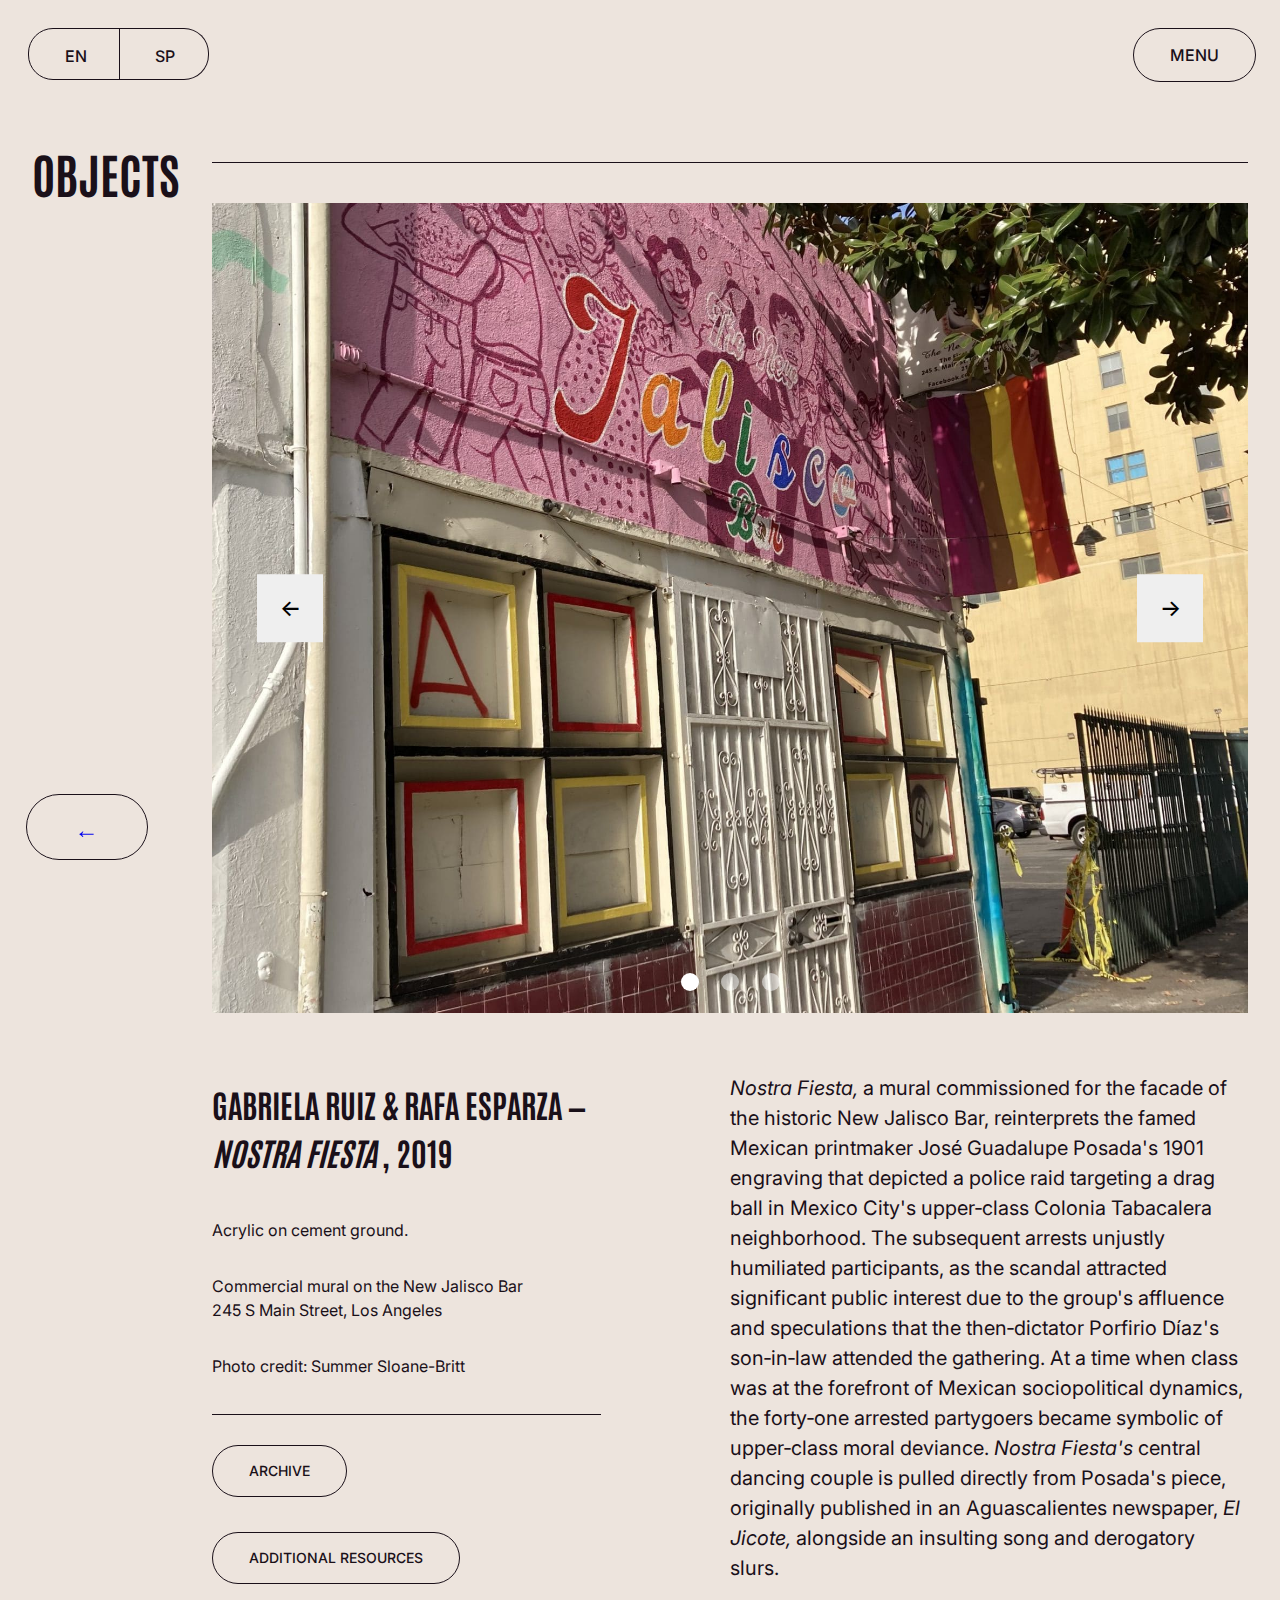
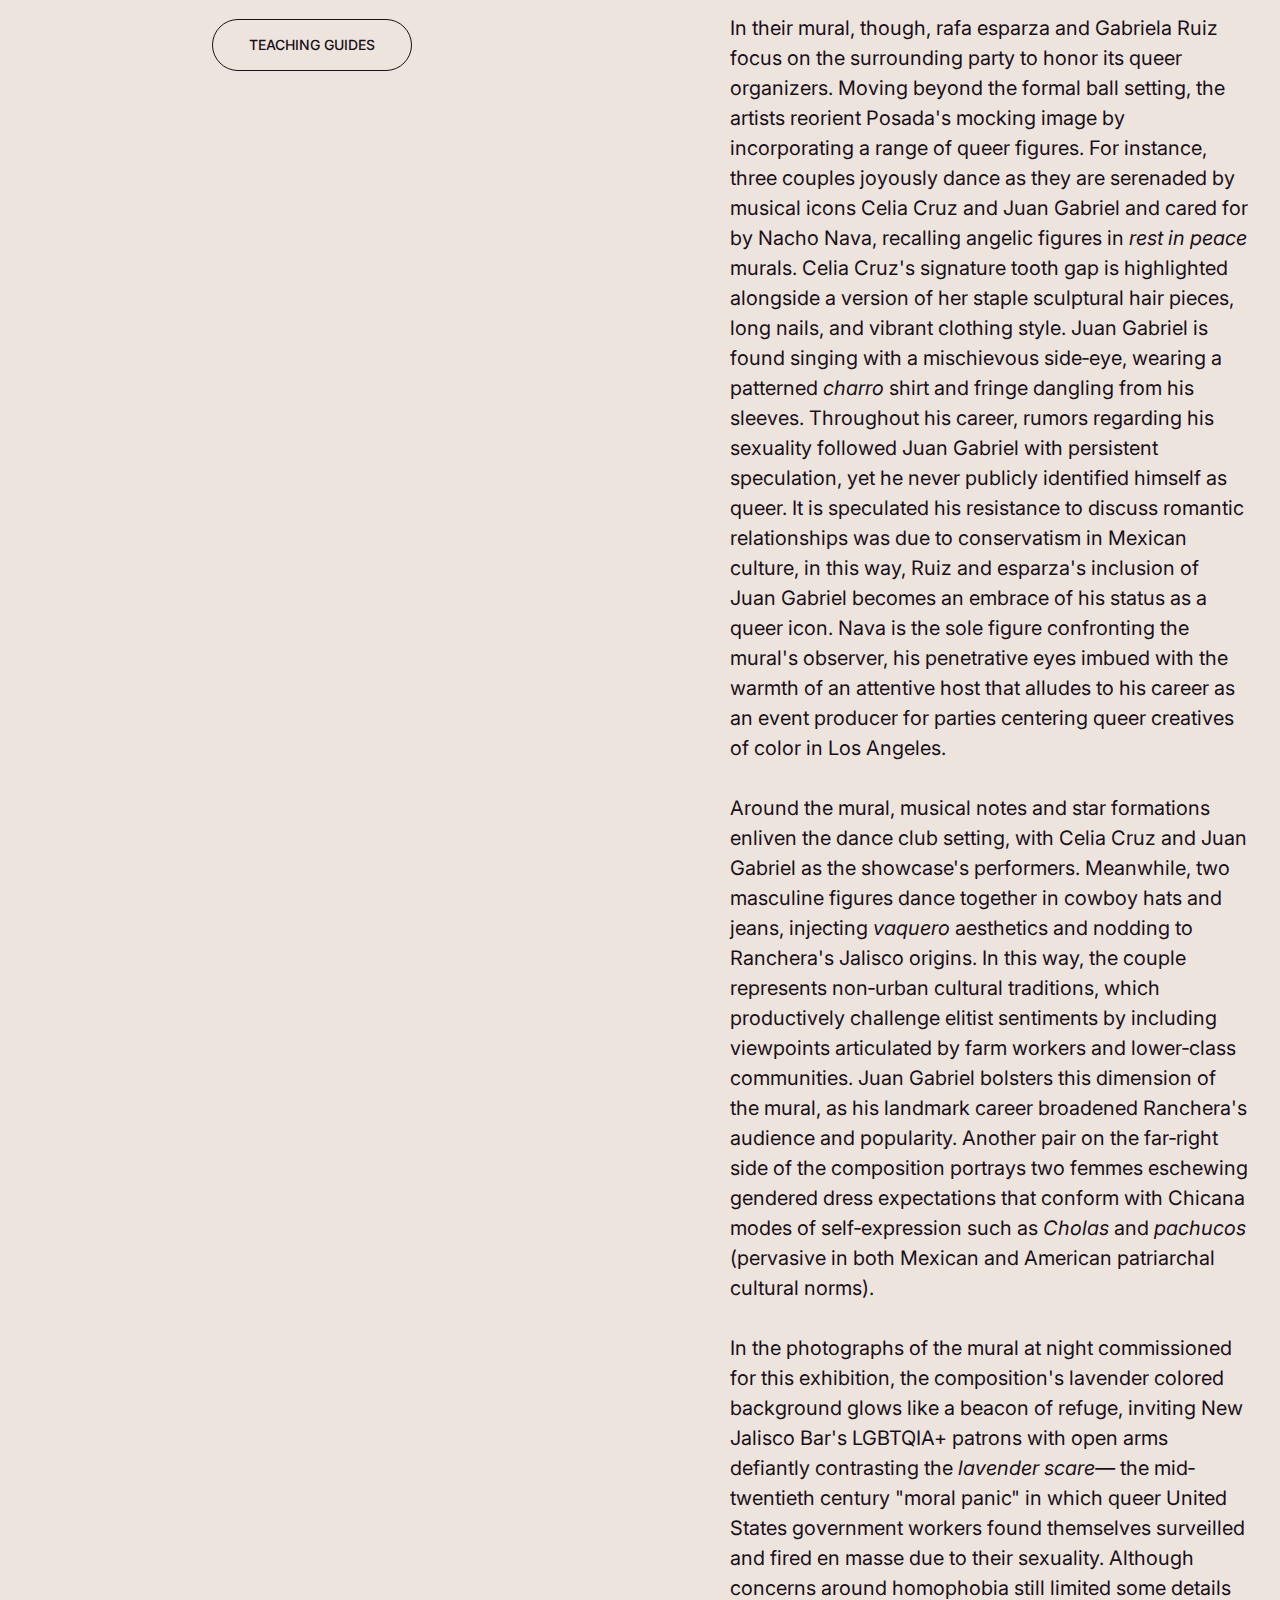
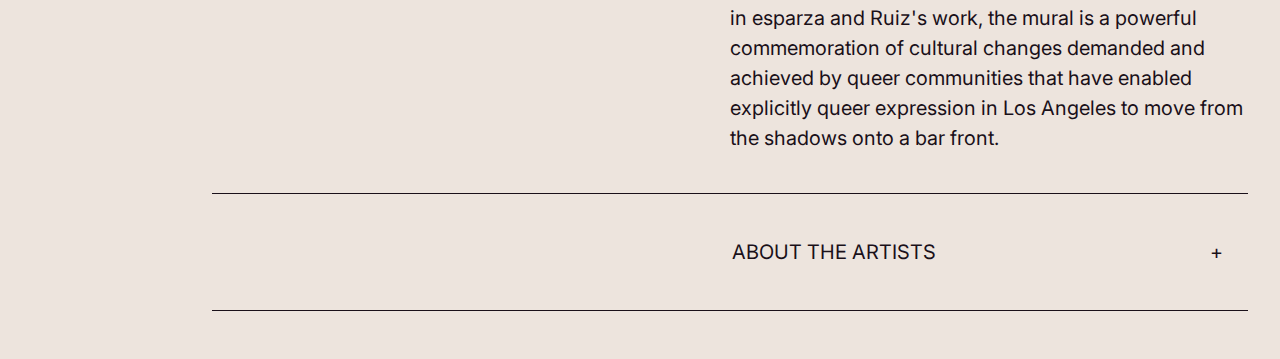
<file: objects/gabriela-rafa/gabriela-rafa.html>
<!DOCTYPE html>
<html class="no-js" lang="en">

<head>
    <meta charset="UTF-8">
    <meta name="description" content="This is a description">
    <meta name="viewport" content="width=device-width, initial-scale=1.0">
    <title> Five Decades of Chicane Muralism in Los Angeles: Gabriela Ruiz & Rafa Esparza </title>
    <script src="https://code.jquery.com/jquery-3.6.0.min.js"></script>
    <script src="https://maxcdn.bootstrapcdn.com/bootstrap/3.3.7/js/bootstrap.min.js"></script>
    <script src="https://ajax.googleapis.com/ajax/libs/jquery/3.3.1/jquery.min.js"></script>

    <link rel="stylesheet" href="../../css/style.css" type="text/css">
    <link rel="stylesheet" href="../../css/darkui.css" type="text/css">
    <!-- <link rel="stylesheet" href="./objects.css"> -->
    <link rel="icon" href="../../favicon.ico" type="image/x-icon">

    <link rel="preconnect" href="https://fonts.googleapis.com">
    <link rel="preconnect" href="https://fonts.gstatic.com" crossorigin>
    <link href="https://fonts.googleapis.com/css2?family=Inter:wght@100..900&display=swap" rel="stylesheet">
    <link href="https://fonts.googleapis.com/css2?family=Antonio:wght@100..700&display=swap" rel="stylesheet">
</head>

<body id="global">
    <script src="../../script.js"></script>

    <!-- Skip Link -->
    <a href="#objects-skip" class="skip-link"> Skip to main content of gabriela ruiz & rafa esparza's artwork page (Press enter
        to skip past the navigation & language toggle links below) </a>

    <!-- Navigation -->
    <nav class="nav">

        <!-- Language Toggle -->
        <div class="language" role="radiogroup" aria-labelledby="language-switcher1">
            <p class="hidden" id="language-switcher1"> </p>
            <div class="language__container--left language__container--en">
                <input class="language__control" type="radio" id="language1-1" name="language-switch1">
                <label class="language__label__dark" for="language1-1" id="language-toggle-en"> <button type="button"
                        class="toggle-label language-en-button"> EN </button>
                    <span class="hidden"></span>
                </label>
            </div>
            <div class="language__container--right language__container--sp">
                <input class="language__control" type="radio" id="language1-2" name="language-switch1">
                <label class="language__label__dark" for="language1-2" id="language-toggle-sp"><button type="button"
                        class="toggle-label language-sp-button"> SP </button>
                    <span class="hidden"></span>
                </label>
            </div>
        </div>

        <div class="buffer-space"></div>
        <!-- Pop-out Sub Navigation -->
        <button type="button" id="hamburger-menu__dark" class="open-nav-btn__dark" aria-label="open navigation"
            aria-controls="link-list" aria-expanded="false"> MENU </button>
        <div id="slide-nav" class="slide-content">
            <button type="button" id="close" class="close-btn" aria-label="close navigation">&times;</button>
            <ul id="link-list">
                <li class="text-on en toggleable-english-text" id="nav-intro-link" lang="en"><a href="../../index.html"> HOME </a></li>
                <li class="text-hidden sp toggleable-spanish-text" id="nav-intro-link" lang="sp"><a href="../../index.html"> INICIAL </a></li>
                <li class="text-on en toggleable-english-text" id="nav-intro-link" lang="en"><a href="../../introduction.html"> INTRODUCTION </a></li>
                <li class="text-hidden sp toggleable-spanish-text" id="nav-intro-link" lang="sp"><a href="../../introduction.html"> INTRODUCCIÓN </a></li>
                <li class="text-on en toggleable-english-text" id="nav-intro-link" lang="en"><a href="../../objects/objects.html"> OBJECTS </a>
                <li class="text-hidden sp toggleable-spanish-text" id="nav-intro-link" lang="sp"><a href="../../objects/objects.html"> OBJETOS </a>
                <li class="text-on en toggleable-english-text" id="nav-intro-link" lang="en"><a href="../../archive/archive.html"> ARCHIVE </a></li>
                <li class="text-hidden sp toggleable-spanish-text" id="nav-intro-link" lang="sp"><a href="../../archive/archive.html"> ARCHIVO </a></li>
                <li class="text-on en toggleable-english-text" id="nav-intro-link" lang="en"><a href="../../dialogues/dialogues.html"> DIALOGUES </a></li>
                <li class="text-hidden sp toggleable-spanish-text" id="nav-intro-link" lang="sp"><a href="../../dialogues/dialogues.html"> DIÁLOGOS </a></li>
                <li class="text-on en toggleable-english-text" id="nav-intro-link" lang="en"><a href="../../guides/teaching-guides.html"> TEACHING GUIDES </a> </li>
                <li class="text-hidden sp toggleable-spanish-text" id="nav-intro-link" lang="sp"><a href="../../guides/teaching-guides.html"> GUÍAS DOCENTES </a></li>
                <li class="text-on en toggleable-english-text" id="nav-intro-link" lang="en"><a href="../../resources/resources.html"> ADDITIONAL RESOURCES </a></li>
                <li class="text-hidden sp toggleable-spanish-text" id="nav-intro-link" lang="sp"><a href="../../resources/resources.html"> RECURSOS ADICIONALES </a></li>
                <li class="text-on en toggleable-english-text" id="nav-intro-link" lang="en"><a href="../../credits.html"> CREDITS </a></li>
                <li class="text-hidden sp toggleable-spanish-text" id="nav-intro-link" lang="sp"><a href="../../credits.html"> CRÉDITOS </a></li>
            </ul>
        </div>
    </nav>
    <main>
        <!-- Asco Object Inner Page Section -->
        <div class="objects-inner" id="objects-inner-section">
            <div class="top-column objects-inner" id="objects-skip">
                <div class="label-row">
                    <h2 class="page-label en toggleable-english-text" lang="en"> OBJECTS </h2>
                    <h2 class="page-label sp toggleable-spanish-text" lang="sp"> OBJECTOS </h2>
                </div>
                <div class="row-content object-inner">
                    <hr class="label-hr" />
                    <div class="content-container objects-inner">
                        <div class="objects-artwork-container inner">

                            <!-- Gabriela & Rafa Object Inner Gallery Carousel -->
                            <div class="carousel">
                                <div class="carousel-slider">
                                    <div class="carousel-slide"><img data-enlargeable style="cursor: zoom-in"
                                            src="../../objects/gabriela-rafa/imgs/245-S-Main-St-Los-Angeles-CA-90012-The-New-Jalisco-Bar-scaled-min.jpg"
                                            alt="The New Jalisco Bar exterior during the afternoon with a mural by Rafa Esparza and Gabriela Ruiz.">
                                    </div>
                                    <div class="carousel-slide"><img data-enlargeable style="cursor: zoom-in"
                                            src="../../objects/gabriela-rafa/imgs/000018250001-min.jpg"
                                            alt="A detail from Rafa Esparza and Gabriela Ruiz mural featuring Nacho Nava Celia Cruz and a pair of dancing figures. A Mexican flag hangs next to the mural.">
                                    </div>
                                    <div class="carousel-slide"><img data-enlargeable style="cursor: zoom-in"
                                            src="../../objects/gabriela-rafa/imgs/IMG_1728-min.jpg"
                                            alt="The front of New Jalisco bar at night with the mural by Rafa Esparza and Gabriela Ruiz entirely visible including queer dancing figures and performers.">
                                    </div>
                                </div>
                            </div>
                            <div class="objects-artwork-img-copy inner">
                                <div class="artwork-img-top-copy inner">
                                    <h2 class="artwork-h2 en toggleable-english-text" lang="en"> GABRIELA RUIZ & RAFA ESPARZA — <i> NOSTRA FIESTA </i>,
                                        2019
                                    </h2>
                                    <h2 class="artwork-h2 sp toggleable-spanish-text" lang="sp"> GABRIELA RUIZ & RAFA ESPARZA — <i> NOSTRA FIESTA </i>,
                                        2019
                                    </h2>
                                    <p class="p-under-h2 en toggleable-english-text" lang="en"> Acrylic on cement ground. </p>
                                    <p class="p-under-h2 en toggleable-english-text" lang="en"> Commercial mural on the New Jalisco Bar <br> 245 S Main
                                        Street, Los Angeles </p>
                                    <p class="p-under-h2 en toggleable-english-text" lang="en"> Photo credit: Summer Sloane-Britt </p>
                                    <p class="p-under-h2 sp toggleable-spanish-text" lang="sp"> Acrílico sobre suelo de cemento. </p>
                                    <p class="p-under-h2 sp toggleable-spanish-text" lang="sp"> Mural comercial en el Bar New Jalisco <br> 245 S Main
                                        Street,
                                        Los Angeles </p>
                                    <p class="p-under-h2 sp toggleable-spanish-text" lang="sp"> Crédito de foto: Summer Sloane-Britt </p>
                                    <hr class="label-hr objects-small">
                                    <div class="object-label-wrapper">
                                        <a href="../../archive/archive.html" class="objects-label">
                                            <button type="button" class="objects-label"> <span class="en toggleable-english-text" lang="en"> ARCHIVE
                                                </span>
                                                <span class="sp toggleable-spanish-text" lang="sp"> ARCHIVO </span>
                                            </button>
                                        </a>
                                        <a href="../../resources/resources.html" class="objects-label">
                                            <button type="button" class="objects-label"> <span class="en toggleable-english-text" lang="en"> ADDITIONAL
                                                    RESOURCES </span>
                                                <span class="sp toggleable-spanish-text" lang="sp"> RECURSOS ADICIONALES </span> </button>
                                        </a>
                                        <a href="../../guides/teaching-guides.html" class="objects-label">
                                            <button type="button" class="objects-label"> <span class="en toggleable-english-text" lang="en"> TEACHING
                                                    GUIDES </span>
                                                <span class="sp toggleable-spanish-text" lang="sp"> GUÍAS DOCENTES </span> </button>
                                        </a>
                                    </div>
                                </div>
                                <div class="artwork-img-top-copy inner">
                                    <p class="en toggleable-english-text" lang="en"> <i> Nostra Fiesta, </i> a mural commissioned for the facade of the
                                        historic New Jalisco Bar, reinterprets the famed Mexican printmaker José
                                        Guadalupe
                                        Posada&#39;s 1901 engraving that depicted a police raid targeting a drag ball in
                                        Mexico City&#39;s upper&#8208;class Colonia Tabacalera neighborhood. The
                                        subsequent
                                        arrests unjustly humiliated participants, as the scandal attracted significant
                                        public interest due to the group&#39;s affluence and speculations that the
                                        then&#8208;dictator Porfirio Díaz&#39;s son&#8208;in&#8208;law attended the
                                        gathering. At a time when class was at the forefront of Mexican sociopolitical
                                        dynamics, the forty&#8208;one arrested partygoers became symbolic of
                                        upper&#8208;class moral deviance. <i> Nostra Fiesta&#39;s </i> central dancing
                                        couple is pulled directly from Posada&#39;s piece, originally published in an
                                        Aguascalientes newspaper, <i> El Jicote, </i> alongside an insulting song and
                                        derogatory slurs.
                                        <br><br>
                                        In their mural, though, rafa esparza and Gabriela Ruiz focus on the surrounding
                                        party to honor its queer organizers. Moving beyond the formal ball setting, the
                                        artists reorient Posada&#39;s mocking image by incorporating a range of queer
                                        figures. For instance, three couples joyously dance as they are serenaded by
                                        musical
                                        icons Celia Cruz and Juan Gabriel and cared for by Nacho Nava, recalling angelic
                                        figures in <i> rest in peace </i> murals. Celia Cruz&#39;s signature tooth gap
                                        is
                                        highlighted alongside a version of her staple sculptural hair pieces, long
                                        nails,
                                        and vibrant clothing style. Juan Gabriel is found singing with a mischievous
                                        side&#8208;eye, wearing a patterned <i> charro </i> shirt and fringe dangling
                                        from
                                        his sleeves. Throughout his career, rumors regarding his sexuality followed Juan
                                        Gabriel with persistent speculation, yet he never publicly identified himself as
                                        queer. It is speculated his resistance to discuss romantic relationships was due
                                        to
                                        conservatism in Mexican culture, in this way, Ruiz and esparza&#39;s inclusion
                                        of
                                        Juan Gabriel becomes an embrace of his status as a queer icon. Nava is the sole
                                        figure confronting the mural&#39;s observer, his penetrative eyes imbued with
                                        the
                                        warmth of an attentive host that alludes to his career as an event producer for
                                        parties centering queer creatives of color in Los Angeles.
                                        <br><br>
                                        Around the mural, musical notes and star formations enliven the dance club
                                        setting,
                                        with Celia Cruz and Juan Gabriel as the showcase&#39;s performers. Meanwhile,
                                        two
                                        masculine figures dance together in cowboy hats and jeans, injecting <i> vaquero
                                        </i> aesthetics and nodding to Ranchera&#39;s Jalisco origins. In this way, the
                                        couple represents non&#8208;urban cultural traditions, which productively
                                        challenge
                                        elitist sentiments by including viewpoints articulated by farm workers and
                                        lower&#8208;class communities. Juan Gabriel bolsters this dimension of the
                                        mural, as
                                        his landmark career broadened Ranchera&#39;s audience and popularity. Another
                                        pair
                                        on the far&#8208;right side of the composition portrays two femmes eschewing
                                        gendered dress expectations that conform with Chicana modes of
                                        self&#8208;expression
                                        such as <i> Cholas </i> and <i> pachucos </i> (pervasive in both Mexican and
                                        American patriarchal cultural norms).
                                        <br><br>
                                        In the photographs of the mural at night commissioned for this exhibition, the
                                        composition&#39;s lavender colored background glows like a beacon of refuge,
                                        inviting New Jalisco Bar's LGBTQIA+ patrons with open arms defiantly contrasting
                                        the
                                        <i> lavender scare&#8212; </i> the mid&#8208;twentieth century &#34;moral
                                        panic&#34;
                                        in which queer United States government workers found themselves surveilled and
                                        fired en masse due to their sexuality. Although concerns around homophobia still
                                        limited some details in esparza and Ruiz&#39;s work, the mural is a powerful
                                        commemoration of cultural changes demanded and achieved by queer communities
                                        that
                                        have enabled explicitly queer expression in Los Angeles to move from the shadows
                                        onto a bar front.
                                    </p>
                                    <p class="sp toggleable-spanish-text" lang="sp">
                                        El mural <i> Nostra Fiesta, </i> encargado para la fachada del histórico Bar New
                                        Jalisco, reinterpreta el grabado de 1901 del famoso grabador mexicano José
                                        Guadalupe
                                        Posada, que representa una redada policial a un baile drag en la Colonia
                                        Tabacalera,
                                        un barrio de clase alta de Ciudad de México. Los posteriores arrestos buscaron
                                        humillar injustamente a los participantes, y generaron un gran interés público
                                        debido a la afluencia social del grupo y los rumores sobre la asistencia al
                                        evento
                                        del yerno del entonces dictador Porfirio Díaz. Aquel fue un momento en que las
                                        dinámicas de clase estaban en el centro de los conflictos sociopolíticos en
                                        México.
                                        Por ello, los cuarenta y un asistentes a la fiesta que fueron arrestados se
                                        convirtieron en símbolo de las desviaciones morales de la clase alta. La imagen
                                        central de la pareja en el mural de <i> Nostra Fiesta </i> fue directamente
                                        extraída
                                        del grabado realizado por Posada, originalmente publicado en el periódico <i> El
                                            Jicote, </i> de Aguascalientes. Junto a la imagen, se ve además una canción
                                        con
                                        insultos junto con comentarios despectivos.
                                        <br><br>
                                        Por el contrario, el mural realizado por rafa esparza y Gabriela Ruiz se centra
                                        en
                                        el ambiente festivo para honrar a sus organizadores queer. Yendo más allá del
                                        escenario formal del baile, los artistas reorientan la imagen de burla hecha por
                                        Posada incorporando una variedad de figuras queer. En este sentido, tres parejas
                                        bailan alegremente mientras los íconos musicales Celia Cruz y Juan Gabriel dan
                                        una
                                        serenata, mientras son cuidados por Nacho Nava, recordando figuras angelicales
                                        en
                                        los murales <i> descanso en paz </i> (rest in peace). El característico espacio
                                        en
                                        la dentadura de Celia Cruz se destaca junto con sus reconocidas pelucas
                                        esculturales, sus uñas largas, y su vibrante estilo de vestir. A Juan Gabriel se
                                        le
                                        ve cantando con una mirada traviesa, vistiendo una camisa de charro estampada y
                                        flecos colgando de sus mangas. A lo largo de su carrera, rumores acerca de su
                                        sexualidad siguieron a Juan Gabriel con persistente especulación, aunque él
                                        nunca se
                                        identificó públicamente como una persona queer. Se especula que su resistencia a
                                        discutir sus relaciones románticas se debía al conservatismo de la cultura
                                        mexicana.
                                        En este sentido, la inclusión de la imágen de Juan Gabriel se convierte en un
                                        gesto
                                        para aceptar su estatus como ícono queer. Nava es la única figura mira
                                        directamente
                                        al espectadore del mural con su mirada penetrante imbuida de la calidez de un
                                        anfitrión atento, la cual alude a su carrera como productor de eventos para
                                        creativos queer de color en Los Ángeles.
                                        <br><br>
                                        Notas musicales y formaciones de estrellas animan el ambiente del club de baile
                                        representado en el mural, con Celia Cruz y Juan Gabriel animando el espectáculo.
                                        Al
                                        mismo tiempo, dos figuras masculinas bailan vestidas con sombreros y jeans,
                                        inyectando una estética vaquera a la imagen, y haciendo guiños al origen de la
                                        música Ranchera en el estado de Jalisco. En este sentido, la pareja resalta
                                        tradiciones culturales no urbanas, desafiando de manera productiva sentimientos
                                        elitistas, incluyendo perspectivas de trabajadores agrícolas y clases populares.
                                        La
                                        imagen de Juan Gabriel refuerza esta dimensión del mural, ya que su destacada
                                        carrera amplió la audiencia y la popularidad de la música Ranchera. Otra pareja
                                        en
                                        el extremo derecho de la composición retrata a dos mujeres que desafían las
                                        normas
                                        de vestido ajustadas a los tradicionales modos Chicane de autoexpresión, como
                                        las
                                        <i> Cholas </i> y <i> los Pachucos </i> (que hacen parte de las normas
                                        culturales
                                        patriarcales mexicanas y estadounidenses).
                                        <br><br>
                                        En las fotografías nocturnas de este mural realizadas por Guadalupe Rosales para
                                        esta exposición, el fondo color lavanda de la composición brilla como un faro de
                                        refugio y seguridad, recibiendo a la clientela LGBTQIA+ del New Jalisco Bar con
                                        los
                                        brazos abiertos, en desafiante contraste el <i> susto lavanda&#8212;</i>el
                                        “pánico
                                        moral” de mitad del siglo XX, en el que trabajadores queer del gobierno de
                                        Estados
                                        Unidos fueron vigilados y despedidos en masa de acuerdo a su sexualidad. Aunque
                                        las
                                        preocupaciones en torno a la homofobia todavía limitaron algunos detalles en el
                                        trabajo de esparza y Ruiz, el mural es una poderosa conmemoración a los cambios
                                        culturales buscados y logrados por comunidades queer, las cuales han permitido
                                        que
                                        expresiones explícitamente queer en Los Ángeles pasen de las sombras a la
                                        fachada de
                                        un bar.
                                    </p>
                                </div>
                            </div>
                            <hr class="label-hr">
                            <div class="objects-artwork-img-copy inner bottom-row">
                                <div class="artwork-img-top-copy inner bottom-row">
                                    <div id="open-bottom-row-two">
                                        <p class="en toggleable-english-text"> <button class="objects accordion" data-about="5" lang="en"> ABOUT THE ARTISTS </button> </p>
                                        <p class="sp toggleable-spanish-text"> <button class="objects accordion" data-about="6" lang="sp"> SOBRE LA ARTISTA </button> </p>
                                        <p class="toggle_icon">+</p>
                                    </div>
                                    <div class="artist-bio accordion-content">
                                        <p class="about hidden en toggleable-english-text" id="5" lang="en">
                                            <b> Gabriela Ruiz, </b> born in 1991 in Los Angeles, explores shifting ideas
                                            of
                                            home and sentiments of belonging through cultural, socioeconomic, and
                                            personal
                                            frameworks. Blending diverse forms of creative expression through
                                            performance,
                                            sculpture, and installation, she investigates her relationship to her body
                                            and
                                            emotions, as well as the Mexican American experience, surveillance
                                            capitalism,
                                            mass consumerism, and the intersection of technology and emotion. Ruiz&#39;s
                                            practice reflects the DIY work ethic she was raised under, the vibrancy of
                                            Mexican cultural and artistic traditions, and her exposure to subculture and
                                            fantasy at a young age to escape the realities of daily life. Ruiz&#39;s
                                            most
                                            recent solo exhibition was at the Palm Springs Art Museum (2022), where she
                                            was
                                            an Outburst Projects resident. Her many group and solo shows include ones at
                                            Jeffrey Deitch Gallery, Los Angeles (2024); Anat Ebgi, Los Angeles (2022);
                                            Chicago Art Expo, Chicago (2022); and Museo de las Artes, Guadalajara
                                            (2019). In
                                            addition to exhibitions, Ruiz has staged various performances and
                                            collaborations. Recently, her work was acquired by the Los Angeles County
                                            Museum
                                            of Art. Ruiz was the 2023 Jean Yokes Woodhead Visiting Artist at the
                                            University
                                            of Michigan.
                                            <br><br>
                                            <b> Rafa Esparza </b> is a multidisciplinary artist who was born, raised,
                                            and
                                            currently lives in Los Angeles. Woven into Esparza&#39;s bodies of work are
                                            his
                                            interests in history, personal narratives, and kinship. He is inspired by
                                            his
                                            own relationship to colonization and the disrupted genealogies that it
                                            produces.
                                            Using live performance as his main form of inquiry, he employs
                                            site-specificity,
                                            materiality, memory, and what he calls (non)documentation as primary tools
                                            to
                                            investigate and expose ideologies, power structures, and binary forms of
                                            identity that establish narratives, history, and social environments.
                                            esparza is
                                            a recipient of Pérez Prize (2022); Latinx Arts Fellowship, Mellon Foundation
                                            (2021); Lucas Artist Fellowship (2020); Louis Comfort Tiffany Foundation
                                            Award
                                            (2017); Art Matters Foundation Grant (2014); and California Community
                                            Foundation
                                            Fellowship for Visual Artists (2014). Esparza has participated in
                                            residencies at
                                            Artpace San Antonio (2018) and Wanlass Artist in Residence, OXY ARTS, Los
                                            Angeles (2016). Solo exhibitions have been held at Artists Space, New York
                                            (2023); Commonwealth and Council, Los Angeles (2021); MASS MoCA, North Adams
                                            (2019); ArtPace, San Antonio (2018); and Ballroom Marfa (2017). Selected
                                            group
                                            exhibitions have been held at Museum of Contemporary Art Denver (2023); San
                                            Francisco Museum of Modern Art (2023); Commonwealth and Council, Mexico City
                                            (2022); Museum of Contemporary Art Tucson (2022); Moody Center for the Arts,
                                            Rice University, Houston (2020); San Diego Art Institute (2019); Whitney
                                            Museum
                                            of American Art, New York (2017); and Hammer Museum, Los Angeles (2016).
                                        </p>
                                        <p class="about hidden sp toggleable-spanish-text" id="6" lang="sp">
                                            <b> Gabriela Ruiz, </b> nacida en 1991 en Los Ángeles, explora ideas
                                            cambiantes
                                            sobre sentimientos de hogar y pertenencia en diferentes marcos culturales,
                                            socioeconómicos y personales. Combinando diversas formas de expresión
                                            creativa a
                                            través de la performance, la escultura y la instalación, Ruiz investiga su
                                            relación con su cuerpo y sus emociones, así como la experiencia
                                            méxico/estadounidense, el capitalismo de vigilancia, el consumo de masas y
                                            la
                                            intersección entre la tecnología y las emociones. La práctica de Ruiz
                                            refleja la
                                            ética del trabajo de bricolaje con la que creció, la vitalidad de las
                                            tradiciones culturales y artísticas mexicanas y su exposición a lógicas de
                                            subcultura y a la fantasía desde una temprana edad, las cuáles usó para
                                            escapar
                                            de las realidades de la vida diaria. La exposición individual más reciente
                                            de
                                            Ruiz fue en el Museo de Arte de Palm Springs (2022), donde fue residente de
                                            Outburst Projects. Sus numerosas exposiciones colectivas e individuales
                                            incluyen
                                            las de Jeffrey Deitch Gallery, Los Ángeles (2024); Anat Ebgi, Los Ángeles
                                            (2022); Exposición de Arte de Chicago, Chicago (2022); y Museo de las Artes,
                                            Guadalajara (2019). Además de exposiciones, Ruiz ha realizado diversas
                                            performances y colaboraciones artísticas. Recientemente, su obra fue
                                            adquirida
                                            por el Museo de Arte del Condado de Los Ángeles (LACMA). Además, en 2023,
                                            Ruiz
                                            fue la artista visitante Jean Yokes Woodhead en la Universidad de Michigan.
                                            <br><br>
                                            <b> Rafa Esparza </b> es un artista multidisciplinario quién nació, creció y
                                            actualmente vive en Los Ángeles. Entretejidos en la obra de esparza están
                                            sus
                                            intereses por la historia, las narrativas personales, y el parentesco. Su
                                            trabajo se inspira en su propia relación con procesos de colonización y las
                                            genealogías alteradas que esta produce. Utilizando la performance en vivo
                                            como
                                            su principal forma de indagación, emplea la especificidad de los espacios,
                                            la
                                            materialidad, la memoria, y lo que él llama (no)documentación como
                                            herramientas
                                            principales para investigar y exponer ideologías, estructuras de poder y
                                            formas
                                            binarias de identidad que establecen narrativas, historias, y espacios
                                            sociales.
                                            esparza es ganador del Premio Pérez (2022); Beca de Artes Latinx de la
                                            Fundación
                                            Mellon (2021); Beca de artista Lucas (2020); Premio de la Fundación Louis
                                            Comfort Tiffany (2017); Beca de la Fundación Art Matters (2014); y Beca de
                                            la
                                            Fundación Comunitaria de California para artistas visuales (2014). Esparza
                                            ha
                                            participado en residencias en Artpace San Antonio (2018) y Wanlass Artist in
                                            Residence, OXY ARTS, Los Ángeles (2016). Se han realizado exposiciones
                                            individuales en Artists Space, Nueva York (2023); Commonwealth and Counsil,
                                            Los
                                            Ángeles (2021); MASS MoCA, North Adams (2019); ArtPace, San Antonio (2018);
                                            y
                                            Salón de baile Marfa (2017). También ha hecho parte de exposiciones
                                            colectivas,
                                            algunas de las cuales han tenido lugar en el Museo de Arte Contemporáneo de
                                            Denver (2023); Museo de Arte Moderno de San Francisco (2023); Commonwealth
                                            and
                                            Council, Ciudad de México (2022); Museo de Arte Contemporáneo de Tucson
                                            (2022);
                                            Centro Moody para las Artes, Universidad Rice, Houston (2020); Instituto de
                                            Arte
                                            de San Diego (2019); Museo Whitney de Arte Americano, Nueva York (2017); y
                                            Hammer Museum, Los Ángeles (2016).
                                        </p>
                                    </div>
                                    <hr class="label-hr">
                                    <div>
                                    </div>
                                </div>
                            </div>
                        </div>
                    </div>
                </div>
            </div>
            <div class="bottom-column">
                <div class="back-arrow objects" id="objects-arrow">
                    <div class="section-arrow"> <a href="../../objects/objects.html"> &#8592; </a> </div>
                </div>
            </div>
        </div>
    </main>
</body>
</file>
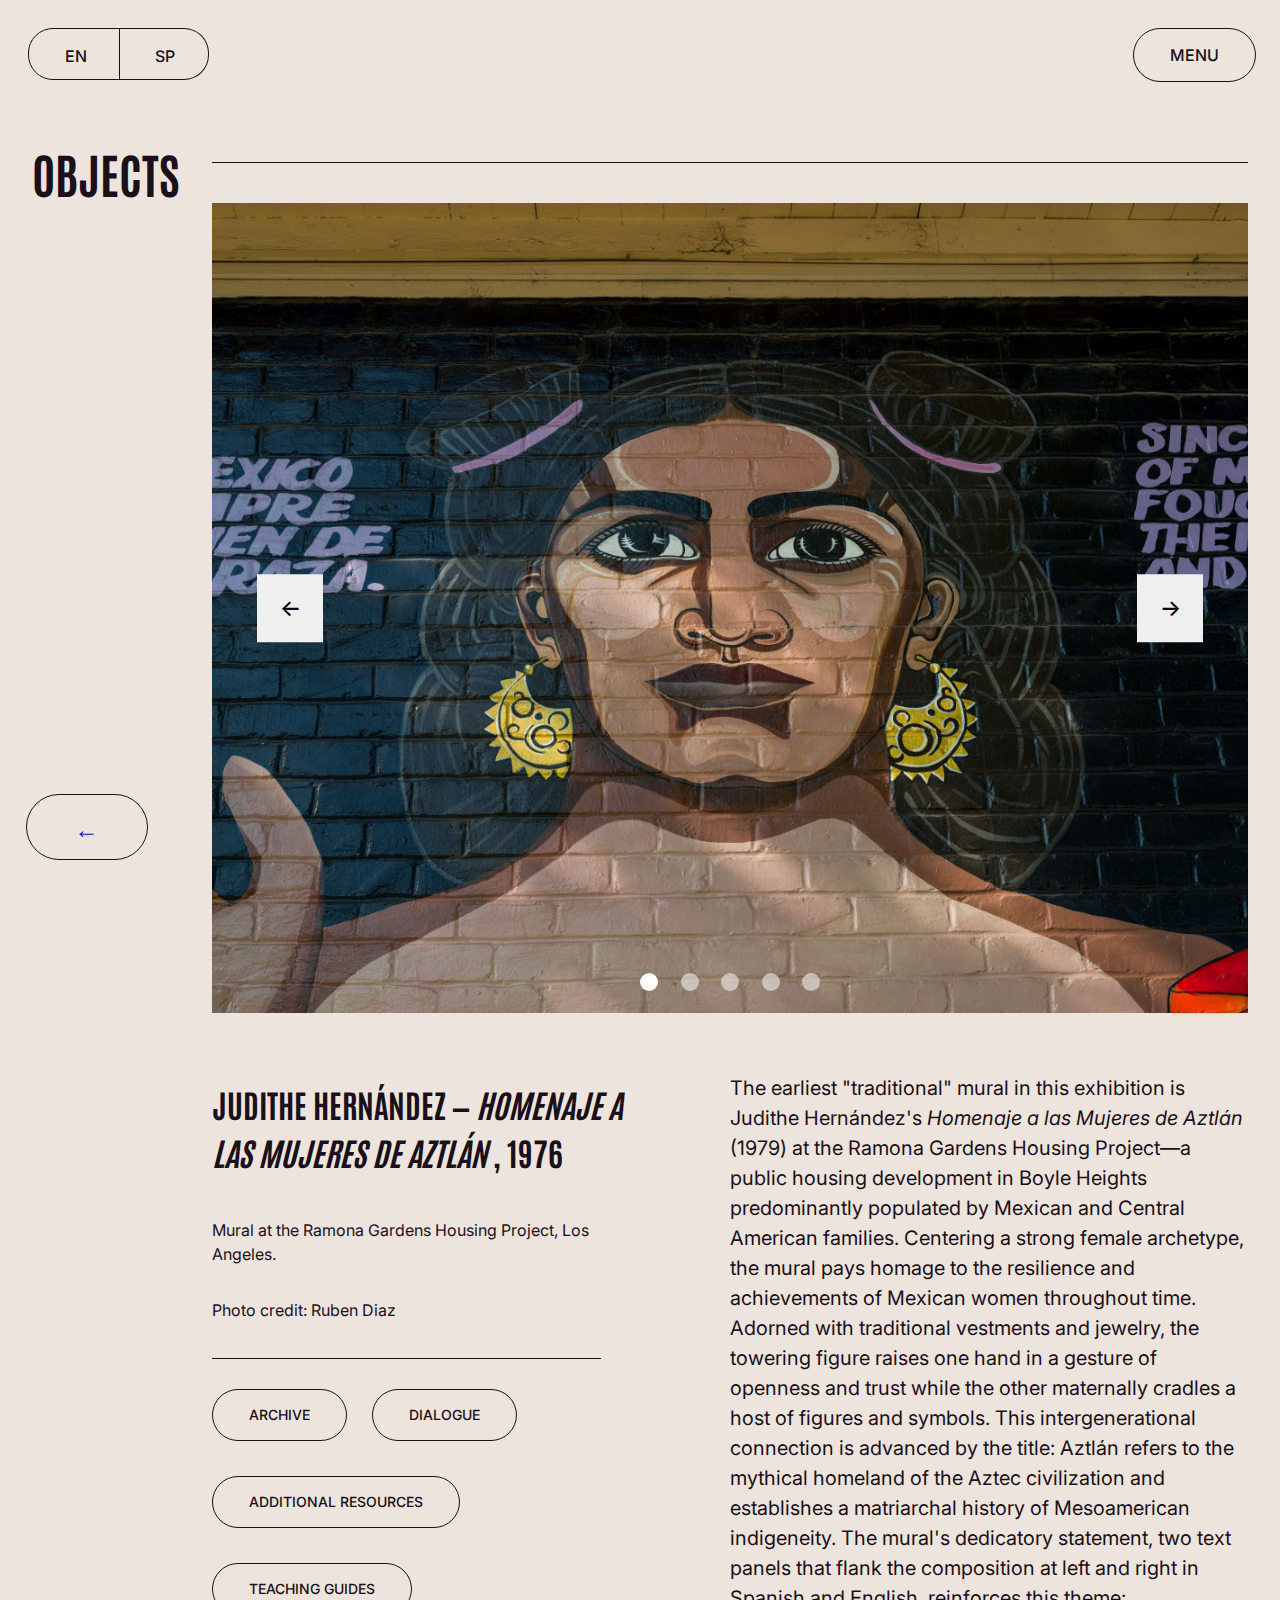
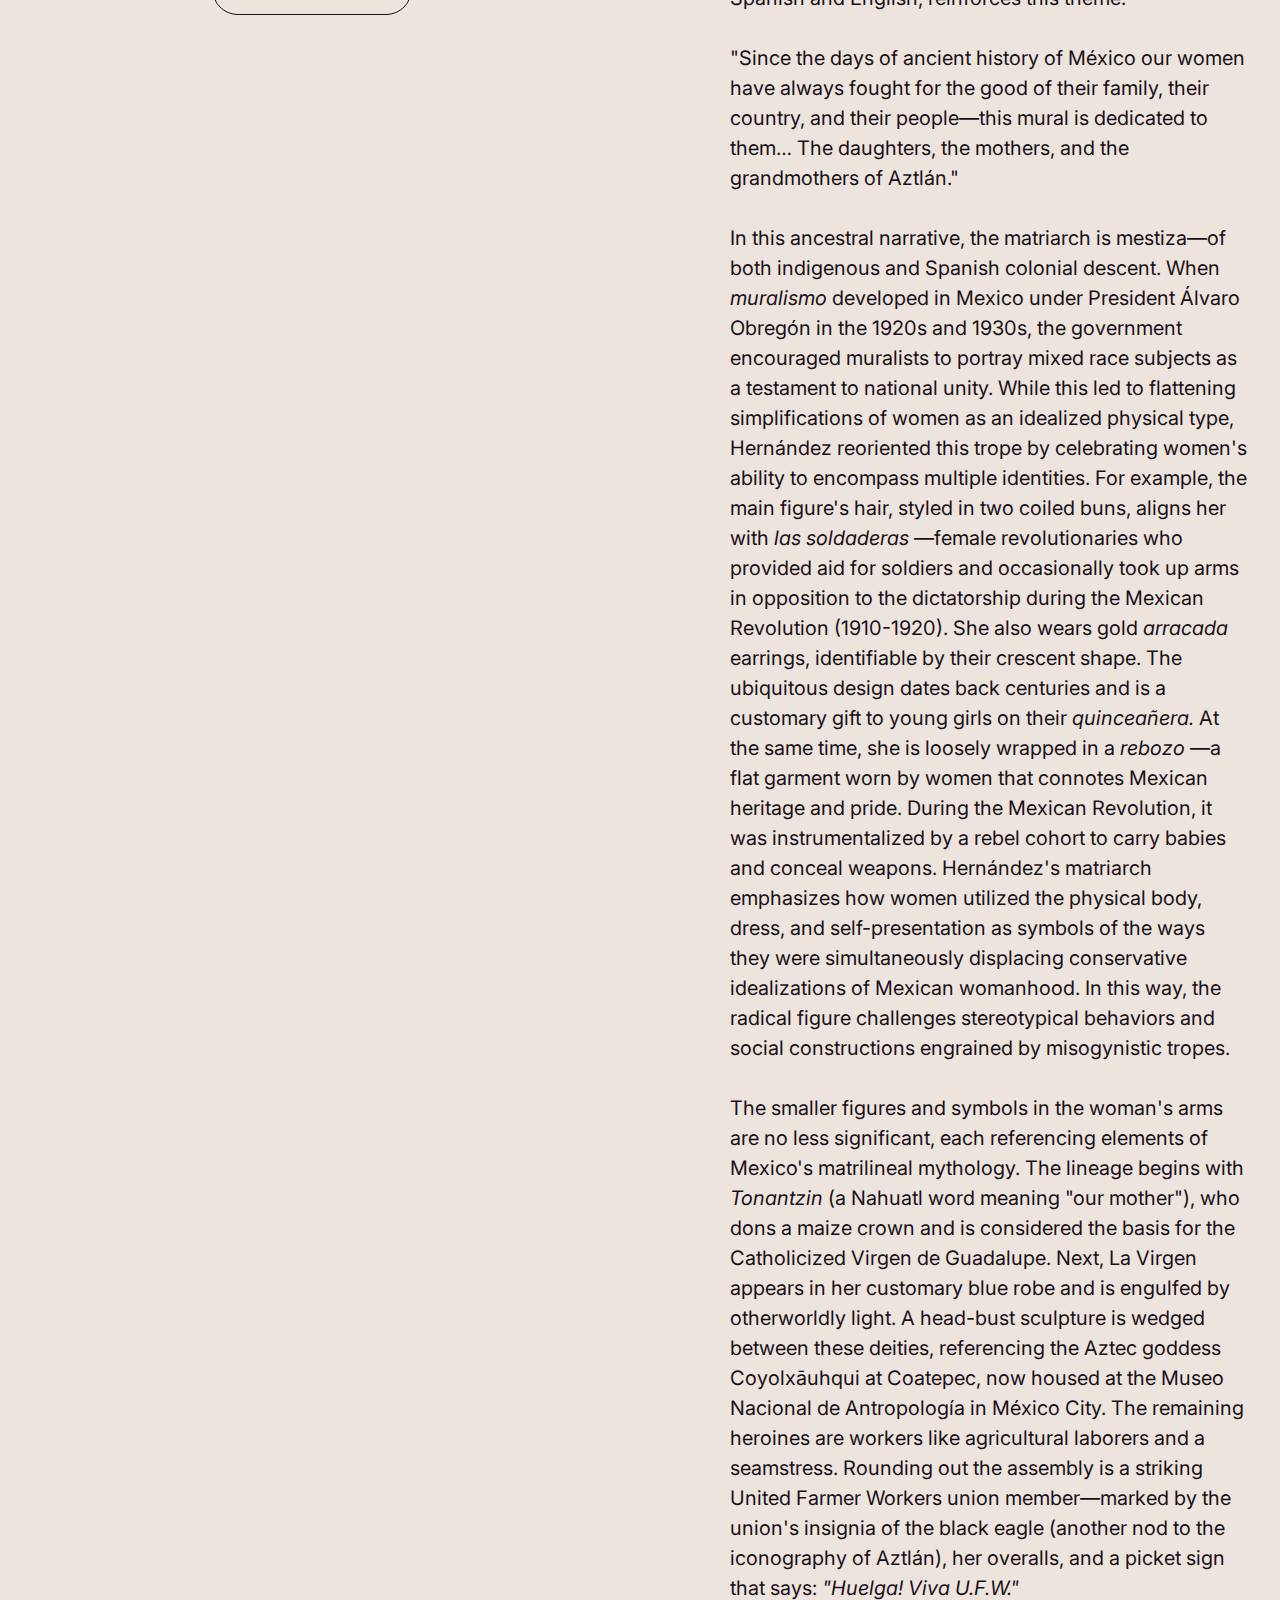
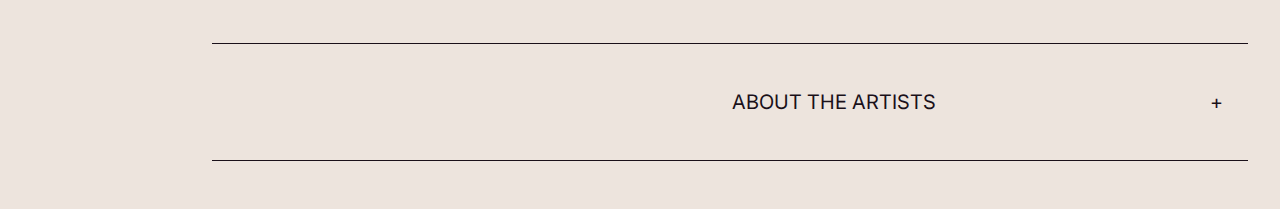
<file: objects/judithe/judithe.html>
<!DOCTYPE html>
<html class="no-js" lang="en">

<head>
    <meta charset="UTF-8">
    <meta name="description" content="This is a description">
    <meta name="viewport" content="width=device-width, initial-scale=1.0">
    <title> Five Decades of Chicane Muralism in Los Angeles: Judithe Hernandez </title>
    <script src="https://code.jquery.com/jquery-3.6.0.min.js"></script>
    <script src="https://maxcdn.bootstrapcdn.com/bootstrap/3.3.7/js/bootstrap.min.js"></script>
    <script src="https://ajax.googleapis.com/ajax/libs/jquery/3.3.1/jquery.min.js"></script>

    <link rel="stylesheet" href="../../css/style.css" type="text/css">
    <link rel="stylesheet" href="../../css/darkui.css" type="text/css">
    <!-- <link rel="stylesheet" href="./objects.css"> -->
    <link rel="icon" href="../../favicon.ico" type="image/x-icon">

    <link rel="preconnect" href="https://fonts.googleapis.com">
    <link rel="preconnect" href="https://fonts.gstatic.com" crossorigin>
    <link href="https://fonts.googleapis.com/css2?family=Inter:wght@100..900&display=swap" rel="stylesheet">
    <link href="https://fonts.googleapis.com/css2?family=Antonio:wght@100..700&display=swap" rel="stylesheet">
</head>

<body id="global">
    <script src="../../script.js"></script>

    <!-- Skip Link -->
    <a href="#objects-skip" class="skip-link"> Skip to main content of gabriela judithe hernandez's artwork page (Press enter
        to skip past the navigation & language toggle links below) </a>

    <!-- Navigation -->
    <nav class="nav">
        <!-- Language Toggle -->
        <div class="language" role="radiogroup" aria-labelledby="language-switcher1">
            <p class="hidden" id="language-switcher1"> </p>
            <div class="language__container--left language__container--en">
                <input class="language__control" type="radio" id="language1-1" name="language-switch1">
                <label class="language__label__dark" for="language1-1" id="language-toggle-en"> <button type="button"
                        class="toggle-label language-en-button"> EN </button>
                    <span class="hidden"></span>
                </label>
            </div>
            <div class="language__container--right language__container--sp">
                <input class="language__control" type="radio" id="language1-2" name="language-switch1">
                <label class="language__label__dark" for="language1-2" id="language-toggle-sp"><button type="button"
                        class="toggle-label language-sp-button"> SP </button>
                    <span class="hidden"></span>
                </label>
            </div>
        </div>

        <div class="buffer-space"></div>
        <!-- Pop-out Sub Navigation -->
        <button type="button" id="hamburger-menu__dark" class="open-nav-btn__dark" aria-label="open navigation"
            aria-controls="link-list" aria-expanded="false"> MENU </button>
        <div id="slide-nav" class="slide-content">
            <button type="button" id="close" class="close-btn" aria-label="close navigation">&times;</button>
            <ul id="link-list">
                <li class="text-on en toggleable-english-text" id="nav-intro-link" lang="en"><a href="../../index.html"> HOME </a></li>
                <li class="text-hidden sp toggleable-spanish-text" id="nav-intro-link" lang="sp"><a href="../../index.html"> INICIAL </a></li>
                <li class="text-on en toggleable-english-text" id="nav-intro-link" lang="en"><a href="../../introduction.html"> INTRODUCTION </a></li>
                <li class="text-hidden sp toggleable-spanish-text" id="nav-intro-link" lang="sp"><a href="../../introduction.html"> INTRODUCCIÓN </a></li>
                <li class="text-on en toggleable-english-text" id="nav-intro-link" lang="en"><a href="../../objects/objects.html"> OBJECTS </a>
                <li class="text-hidden sp toggleable-spanish-text" id="nav-intro-link" lang="sp"><a href="../../objects/objects.html"> OBJETOS </a>
                <li class="text-on en toggleable-english-text" id="nav-intro-link" lang="en"><a href="../../archive/archive.html"> ARCHIVE </a></li>
                <li class="text-hidden sp toggleable-spanish-text" id="nav-intro-link" lang="sp"><a href="../../archive/archive.html"> ARCHIVO </a></li>
                <li class="text-on en toggleable-english-text" id="nav-intro-link" lang="en"><a href="../../dialogues/dialogues.html"> DIALOGUES </a></li>
                <li class="text-hidden sp toggleable-spanish-text" id="nav-intro-link" lang="sp"><a href="../../dialogues/dialogues.html"> DIÁLOGOS </a></li>
                <li class="text-on en toggleable-english-text" id="nav-intro-link" lang="en"><a href="../../guides/teaching-guides.html"> TEACHING GUIDES </a> </li>
                <li class="text-hidden sp toggleable-spanish-text" id="nav-intro-link" lang="sp"><a href="../../guides/teaching-guides.html"> GUÍAS DOCENTES </a></li>
                <li class="text-on en toggleable-english-text" id="nav-intro-link" lang="en"><a href="../../resources/resources.html"> ADDITIONAL RESOURCES </a></li>
                <li class="text-hidden sp toggleable-spanish-text" id="nav-intro-link" lang="sp"><a href="../../resources/resources.html"> RECURSOS ADICIONALES </a></li>
                <li class="text-on en toggleable-english-text" id="nav-intro-link" lang="en"><a href="../../credits.html"> CREDITS </a></li>
                <li class="text-hidden sp toggleable-spanish-text" id="nav-intro-link" lang="sp"><a href="../../credits.html"> CRÉDITOS </a></li>
            </ul>
        </div>
    </nav>
    <main>
        <!-- Judithe Object Inner Page Section -->
        <div class="objects-inner" id="objects-inner-section">
            <div class="top-column objects-inner" id="objects-skip">
                <div class="label-row">
                    <h2 class="page-label en toggleable-english-text" lang="en"> OBJECTS </h2>
                    <h2 class="page-label sp toggleable-spanish-text" lang="sp"> OBJECTOS </h2>
                </div>
                <div class="row-content object-inner">
                    <hr class="label-hr" />
                    <div class="content-container objects-inner">
                        <div class="objects-artwork-container inner">

                            <!-- Judithe Object Inner Gallery Carousel -->
                            <div class="carousel">
                                <div class="carousel-slider">
                                    <div class="carousel-slide"><img data-enlargeable style="cursor: zoom-in"
                                            src="../../objects/judithe/imgs/DSF3193-min.jpg"
                                            alt="A close up of a female face wearing earrings and coiled buns.">
                                    </div>
                                    <div class="carousel-slide"><img data-enlargeable style="cursor: zoom-in"
                                            src="../../objects/judithe/imgs/DSF3165-min.jpg"
                                            alt="A complete mural including a central female figure surrounded by a short text and culturally relevant detailing.">
                                    </div>
                                    <div class="carousel-slide"><img data-enlargeable style="cursor: zoom-in"
                                            src="../../objects/judithe/imgs/DSF3159-min.jpg"
                                            alt="Detail imagery is being held in the arms of a female figure. This includes a labor rights protestor and the Aztec goddess sculpture.">
                                    </div>
                                    <div class="carousel-slide"><img data-enlargeable style="cursor: zoom-in"
                                            src="../../objects/judithe/imgs/DSF3233-min.jpg"
                                            alt="Ramona Gardens housing project with the Judithe Hernandez mural in the background.">
                                    </div>
                                    <div class="carousel-slide"><img data-enlargeable style="cursor: zoom-in"
                                            src="../../objects/judithe/imgs/DSF3184-min.jpg"
                                            alt="A car lined street in Ramona Gardens housing project with Judithe Hernandez mural on the left hand side.">
                                    </div>
                                </div>
                            </div>

                            <div class="objects-artwork-img-copy inner">
                                <div class="artwork-img-top-copy inner">
                                    <h2 class="artwork-h2 en toggleable-english-text" lang="en"> JUDITHE HERNÁNDEZ — <i> HOMENAJE A LAS MUJERES DE AZTLÁN
                                        </i>, 1976 </h2>
                                    <h2 class="artwork-h2 sp toggleable-spanish-text" lang="sp"> JUDITHE HERNÁNDEZ — <i> HOMENAJE A LAS MUJERES DE AZTLÁN
                                        </i>, 1976 </h2>
                                    <p class="p-under-h2 en toggleable-english-text" lang="en"> Mural at the Ramona Gardens Housing Project, Los Angeles.
                                    </p>
                                    <p class="p-under-h2 en toggleable-english-text" lang="en"> Photo credit: Ruben Diaz </p>
                                    <p class="p-under-h2 sp toggleable-spanish-text" lang="sp"> Mural en el Proyecto de Vivienda Ramona Gardens, Los
                                        Ángeles (California). </p>
                                    <p class="p-under-h2 sp toggleable-spanish-text" lang="sp"> Crédito de foto: Ruben Diaz </p>
                                    <hr class="label-hr objects-small">
                                    <div class="object-label-wrapper">
                                        <a href="../../archive/archive.html" class="objects-label">
                                            <button type="button" class="objects-label"> <span class="en toggleable-english-text" lang="en"> ARCHIVE
                                                </span>
                                                <span class="sp toggleable-spanish-text" lang="sp"> ARCHIVO </span>
                                            </button>
                                        </a>
                                        <a href="../../dialogues/dialogues.html" class="objects-label">
                                            <button type="button" class="objects-label"> <span class="en toggleable-english-text" lang="en"> DIALOGUE
                                                </span>
                                                <span class="sp toggleable-spanish-text" lang="sp"> DIÁLOGO </span>
                                            </button>
                                        </a>
                                        <a href="../../resources/resources.html" class="objects-label">
                                            <button type="button" class="objects-label"> <span class="en toggleable-english-text" lang="en"> ADDITIONAL
                                                    RESOURCES </span>
                                                <span class="sp toggleable-spanish-text" lang="sp"> RECURSOS ADICIONALES </span> </button>
                                        </a>
                                        <a href="../../guides/teaching-guides.html" class="objects-label">
                                            <button type="button" class="objects-label"> <span class="en toggleable-english-text" lang="en"> TEACHING
                                                    GUIDES </span>
                                                <span class="sp toggleable-spanish-text" lang="sp"> GUÍAS DOCENTES </span> </button>
                                        </a>
                                    </div>
                                </div>
                                <div class="artwork-img-top-copy inner">
                                    <p class="en toggleable-english-text" lang="en"> The earliest &#34;traditional&#34; mural in this exhibition is
                                        Judithe
                                        Hernández&#39;s <i> Homenaje a las Mujeres de Aztlán </i> (1979) at the Ramona
                                        Gardens Housing Project&#8212;a public housing development in Boyle Heights
                                        predominantly populated by Mexican and Central American families. Centering a
                                        strong
                                        female archetype, the mural pays homage to the resilience and achievements of
                                        Mexican women throughout time. Adorned with traditional vestments and jewelry,
                                        the
                                        towering figure raises one hand in a gesture of openness and trust while the
                                        other
                                        maternally cradles a host of figures and symbols. This intergenerational
                                        connection
                                        is advanced by the title: Aztlán refers to the mythical homeland of the Aztec
                                        civilization and establishes a matriarchal history of Mesoamerican indigeneity.
                                        The
                                        mural&#39;s dedicatory statement, two text panels that flank the composition at
                                        left
                                        and right in Spanish and English, reinforces this theme:
                                        <br><br>
                                        &#34;Since the days of ancient history of México our women have always fought
                                        for
                                        the good of their family, their country, and their people&#8212;this mural is
                                        dedicated to them… The daughters, the mothers, and the grandmothers of
                                        Aztlán.&#34;
                                        <br><br>
                                        In this ancestral narrative, the matriarch is mestiza&#8212;of both indigenous
                                        and
                                        Spanish colonial descent. When <i> muralismo </i> developed in Mexico under
                                        President Álvaro Obregón in the 1920s and 1930s, the government encouraged
                                        muralists
                                        to portray mixed race subjects as a testament to national unity. While this led
                                        to
                                        flattening simplifications of women as an idealized physical type, Hernández
                                        reoriented this trope by celebrating women&#39;s ability to encompass multiple
                                        identities. For example, the main figure&#39;s hair, styled in two coiled buns,
                                        aligns her with <i> las soldaderas </i>&#8212;female revolutionaries who
                                        provided
                                        aid for soldiers and occasionally took up arms in opposition to the dictatorship
                                        during the Mexican Revolution (1910-1920). She also wears gold <i> arracada </i>
                                        earrings, identifiable by their crescent shape. The ubiquitous design dates back
                                        centuries and is a customary gift to young girls on their <i> quinceañera. </i>
                                        At
                                        the same time, she is loosely wrapped in a <i> rebozo </i>&#8212;a flat garment
                                        worn
                                        by women that connotes Mexican heritage and pride. During the Mexican
                                        Revolution, it
                                        was instrumentalized by a rebel cohort to carry babies and conceal weapons.
                                        Hernández&#39;s matriarch emphasizes how women utilized the physical body,
                                        dress,
                                        and self-presentation as symbols of the ways they were simultaneously displacing
                                        conservative idealizations of Mexican womanhood. In this way, the radical figure
                                        challenges stereotypical behaviors and social constructions engrained by
                                        misogynistic tropes.
                                        <br><br>
                                        The smaller figures and symbols in the woman&#39;s arms are no less significant,
                                        each referencing elements of Mexico&#39;s matrilineal mythology. The lineage
                                        begins
                                        with <i> Tonantzin </i>(a Nahuatl word meaning &#34;our mother&#34;), who dons a
                                        maize crown and is considered the basis for the Catholicized Virgen de
                                        Guadalupe.
                                        Next, La Virgen appears in her customary blue robe and is engulfed by
                                        otherworldly
                                        light. A head-bust sculpture is wedged between these deities, referencing the
                                        Aztec
                                        goddess Coyolxāuhqui at Coatepec, now housed at the Museo Nacional de
                                        Antropología
                                        in México City. The remaining heroines are workers like agricultural laborers
                                        and a
                                        seamstress. Rounding out the assembly is a striking United Farmer Workers union
                                        member&#8212;marked by the union&#39;s insignia of the black eagle (another nod
                                        to
                                        the iconography of Aztlán), her overalls, and a picket sign that says: <i>
                                            &#34;Huelga! Viva U.F.W.&#34; </i>
                                    </p>
                                    <p class="sp toggleable-spanish-text" lang="sp">
                                        El primer mural “tradicional” de esta exposición es el <i> Homenaje a las
                                            Mujeres de
                                            Aztlán </i> (1979) realizado por Judithe Hernández para “The Ramona Gardens
                                        Housing Project” (el Proyecto de Vivienda Ramona Gardens)&#8212;un proyecto de
                                        viviendas públicas en Boyle Heights, predominantemente poblado por familias de
                                        México y Centroamérica. Enfocándose en un fuerte arquetipo femenino, el mural
                                        rinde
                                        homenaje a la resiliencia y los logros de las mujeres mexicanas a lo largo del
                                        tiempo. Adornada con vestimentas y joyas tradicionales, la majestuosa figura
                                        levanta
                                        una mano en un gesto de apertura y confianza, mientras la otra sostiene
                                        maternalmente una multiplicidad de figuras y símbolos. Hay una conexión
                                        intergeneracional presentada desde el título: Aztlán se refiere a los
                                        territorios
                                        míticos de la civilización azteca y establece una historia matriarcal de las
                                        comunidades Indígenas Mesoamericanas. La declaración del mural refuerza esta
                                        temática con los dos paneles de texto en inglés y español que flanquean la
                                        composición a izquierda y derecha:
                                        <br><br>
                                        “Desde los días de la antigua historia de México nuestras mujeres siempre han
                                        luchado para el bien de su familia, su país, y su raza. Este mural está dedicado
                                        a
                                        todas ellas… Las hijas, las madres, y las abuelitas de Aztlán.”
                                        <br><br>
                                        En esta narrativa ancestral, la matriarca es mestiza&#8212;teniendo ascendencia
                                        indígena y colonial española de manera simultánea. Cuando el muralismo se
                                        desarrolló
                                        en México, durante la presidencia de Álvaro Obregón en las décadas de 1920 y
                                        1930,
                                        el gobierno animó a los muralistas a retratar a personas de raza mixta como
                                        testimonio de la unidad nacional. Si bien esto condujo a simplificaciones
                                        reduccionistas de la mujer como un tipo físico idealizado, Hernández reorientó
                                        esta
                                        figura retórica celebrando la capacidad de las mujeres para abarcar múltiples
                                        identidades. Por ejemplo, el cabello de la figura principal, peinada con dos
                                        moños
                                        enrollados, se encuentra alineadas con las soldaderas&#8212;mujeres
                                        revolucionarias
                                        que brindaron ayuda a soldados y ocasionalmente tomaron las armas en oposición a
                                        la
                                        dictadura durante la Revolución Mexicana (1910-1920). La figura también usa
                                        aretes
                                        dorados de arracadas, identificables por su forma de medialuna. El omnipresente
                                        diseño data de siglos atrás y en la actualidad es un regalo habitual para
                                        quinceañeras. Al mismo tiempo, ella se encuentra envuelta holgadamente en un
                                        rebozo,
                                        una prenda de vestir usada por mujeres, denotando herencia y orgullo mexicano.
                                        Durante la Revolución Mexicana, grupos rebeldes los utilizaron para llevar bebés
                                        y
                                        ocultar armas. La figura matriarcal pintada por Hernández enfatiza las maneras
                                        en
                                        que mujeres utilizaron su cuerpo, su vestimenta, y su autopresentación como
                                        símbolos
                                        del desplazamiento del ideal conservador femenino mexicano. De esta manera, la
                                        figura radical desafía comportamientos estereotipados y construcciones sociales
                                        arraigadas en tropos misóginos.
                                        <br><br>
                                        Las figuras y símbolos más pequeños encunados en el brazo de la mujer son
                                        igualmente
                                        significativos, ya que cada uno hace referencia a elementos de la mitología
                                        matrilineal mexicana. El linaje comienza con Tonantzin (palabra Náhuatl que
                                        significa “nuestra madre”), quien porta una corona de maíz y es considerada la
                                        base
                                        de la figura Católica de la Virgen de Guadalupe. A continuación, La Virgen
                                        aparece
                                        con su habitual túnica azul, envuelta por una luz de otro mundo. Un busto
                                        esculpido
                                        está encajada entre las dos deidades, probablemente haciendo referencia a la
                                        diosa
                                        azteca Coyolxāuhqui en Coatepec, que se encuentra ahora en el Museo de
                                        Antropología
                                        en Ciudad de México. Las heroínas restantes son trabajadoras tales como
                                        jornaleras
                                        agrícolas y costureras. Completando la asamblea se encuentra una representante
                                        de la
                                        huelga del sindicato United Farmer Workers&#8212;marcada por la insignia
                                        sindical
                                        del águila negra (otra referencia a la iconografía de Aztlán), su overol y un
                                        cartel
                                        que dice: “¡Huelga! Viva UFW.”
                                    </p>
                                </div>
                            </div>
                            <hr class="label-hr">
                            <div class="objects-artwork-img-copy inner bottom-row">
                                <div class="artwork-img-top-copy inner bottom-row">
                                    <div id="open-bottom-row-two">
                                        <p class="en toggleable-english-text"> <button class="objects accordion" data-about="7" lang="en"> ABOUT THE ARTISTS </button> </p>
                                        <p class="sp toggleable-spanish-text"> <button class="objects accordion" data-about="8" lang="sp"> SOBRE LA ARTISTA </button> </p>
                                        <p class="toggle_icon">+</p>
                                    </div>
                                    <div class="artist-bio accordion-content">
                                        <p class="about hidden en toggleable-english-text" id="7" lang="en">
                                            <b> Judithe Hernández, </b> born 1948 in Los Angeles, is a Chicana artist
                                            and a
                                            founding member of the Chicano Art movement and the Los Angeles Mural
                                            movement.
                                            The fifth and only female member of the acclaimed artist collective,
                                            &#34;Los
                                            Four,&#34; Hernández began her artistic career as a muralist working with
                                            Carlos
                                            Almaraz painting murals for César Chávez and the United Farm Workers Union.
                                            She
                                            is credited for painting one of the first feminist empowerment murals at the
                                            Ramona Gardens Housing Projects in East Los Angeles, on view in this
                                            exhibition.
                                            In 2011, Hernández&#39;s contributions to art were honored in the Getty
                                            Foundation sponsored arts initiative, Pacific Standard Time: Los Angeles Art
                                            1945-1980. She was also featured in a public television documentary, and an
                                            installation about Los Angeles murals at the Los Angeles County Museum of
                                            Art.
                                            In 2012, she was one of the artists who helped inaugurate the new América
                                            Tropical Interpretive Center honoring the Mexican master David Alfaro
                                            Siqueiros
                                            and his mural. She received the prestigious C.O.L.A. Fellowship (City of Los
                                            Angeles Individual Artist Fellowship) in 2013. She is the subject of a solo
                                            exhibition, <i> Judithe Hernández: Beyond Myself, Somewhere, I Wait for My
                                                Arrival, </i> at The Cheech Marin Center for Chicano Art & Culture of
                                            the
                                            Riverside Art Museum.
                                        </p>
                                        <p class="about hidden sp toggleable-spanish-text" id="8" lang="sp">
                                            <b> Judithe Hernández, </b> nacida en 1948 en Los Ángeles, es una artista
                                            chicana y miembro fundadora del Movimiento de Arte Chicano y del Movimiento
                                            Mural de Los Ángeles. Como la quinta y única miembro femenina del aclamado
                                            colectivo artístico “Los Four”, Hernández comenzó su carrera como muralista
                                            trabajando con Carlos Almaraz mientras pintaba murales para César Chávez y
                                            el
                                            Sindicato Unido de Trabajadores Agrícolas (UFW). Ella es acreditada de haber
                                            pintado uno de los primeros murales sobre empoderamiento feminista ubicado
                                            en
                                            Ramona Gardens Housing Projects al este de Los Ángeles, el cual hace parte
                                            de
                                            esta exposición digital. En 2011, las contribuciones de Hernández al mundo
                                            del
                                            arte fueron honradas en la iniciativa artística patrocinada por la Fundación
                                            Getty, Pacific Standard Time: Los Angeles Art 1945-1980. También apareció en
                                            un
                                            documental producido por la televisión pública, así como en una instalación
                                            sobre murales de Los Ángeles realizado por el Museo de Arte del Condado de
                                            Los
                                            Ángeles (LACMA). Ella fue una de las artistas que ayudó a inaugurar el
                                            América
                                            Tropical Interpretive Center en honor al muralista mexicano David Alfaro
                                            Siqueiros y su mural. Además, recibió la prestigiosa beca C.O.L.A. (Beca
                                            para
                                            artistas individuales de la ciudad de Los Ángeles) en 2013. Además, una
                                            exposición individual en su honor, bajo el título de <i> Judithe Hernández:
                                                Beyond Myself, Somewhere, I Wait for My Arrival, </i> se organiza en el
                                            Cheech Marin Center for Chicano Art & Culture del Museo de Arte de
                                            Riverside.
                                        </p>
                                    </div>
                                    <hr class="label-hr">
                                    <div>
                                    </div>
                                </div>
                            </div>
                        </div>
                    </div>
                </div>
            </div>
            <div class="bottom-column">
                <div class="back-arrow objects" id="objects-arrow">
                    <div class="section-arrow"> <a href="../../objects/objects.html"> &#8592; </a> </div>
                </div>
            </div>
        </div>
    </main>
</body>
</file>
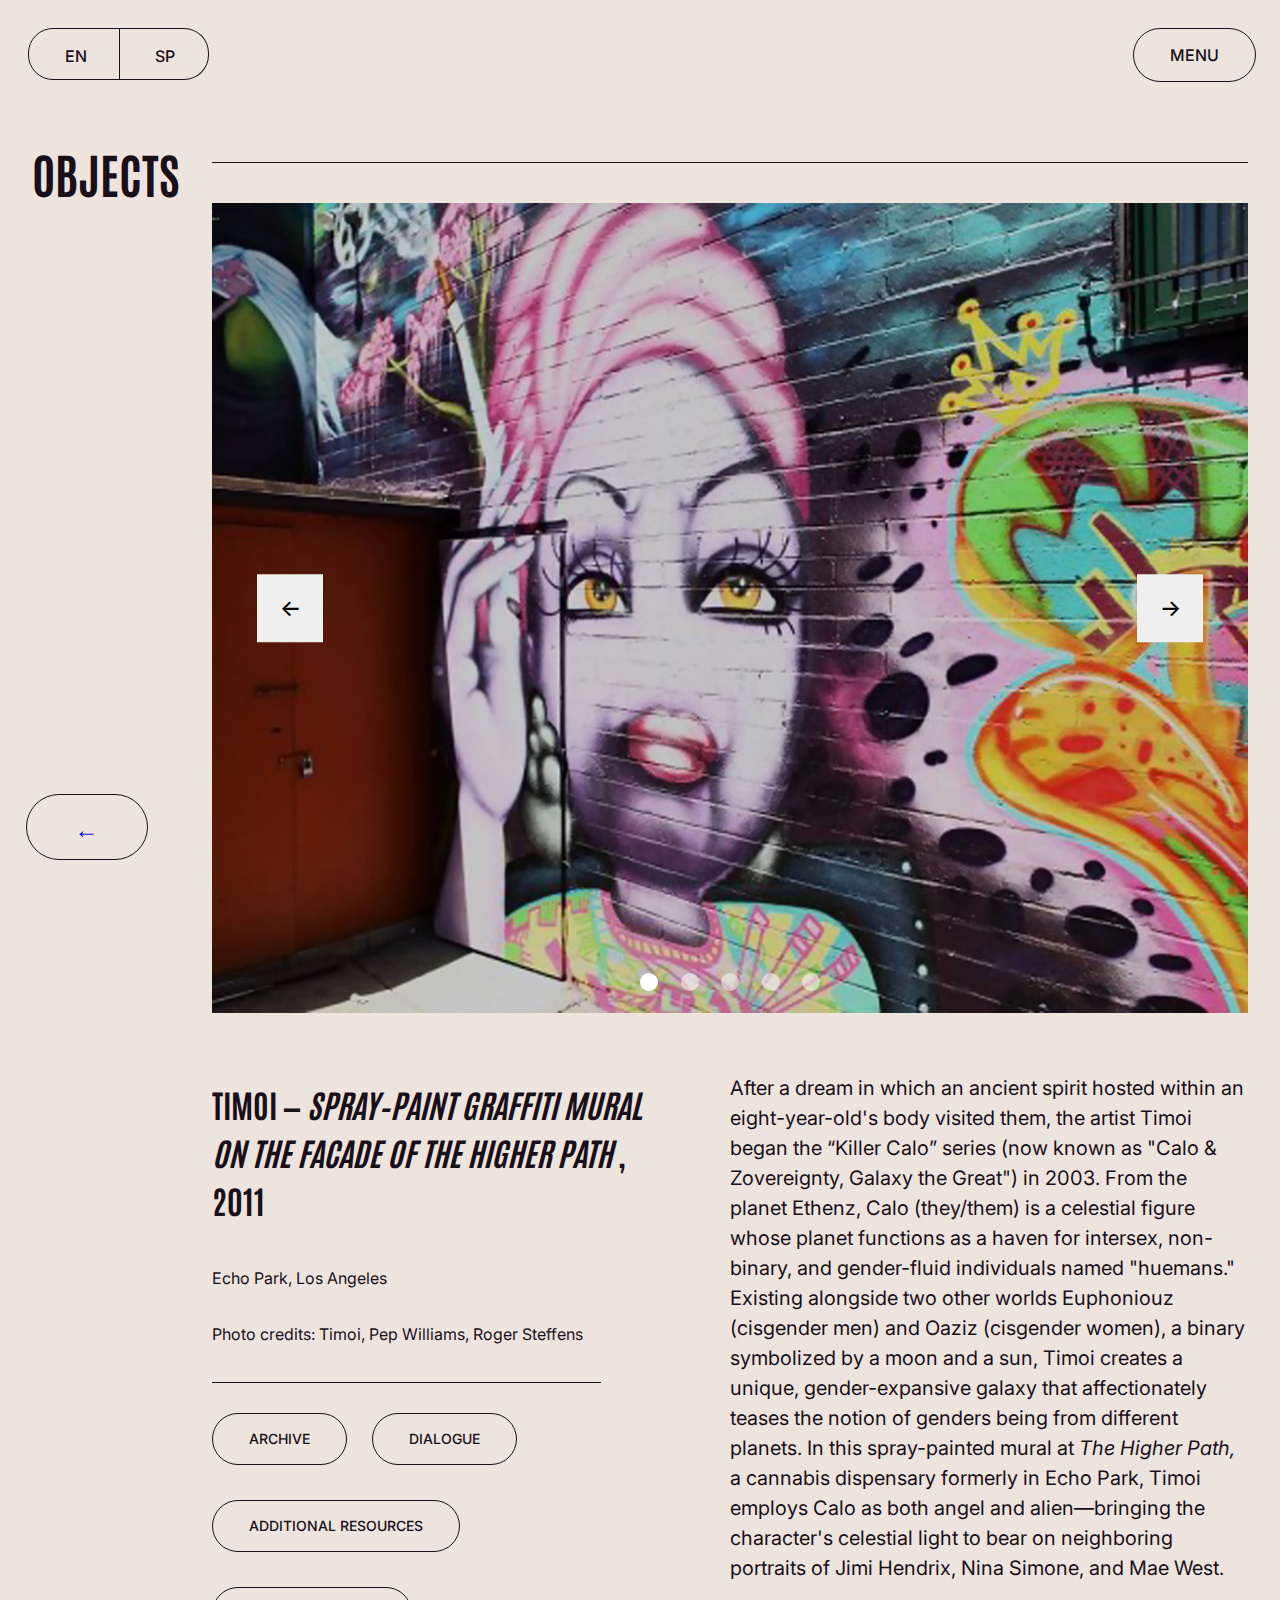
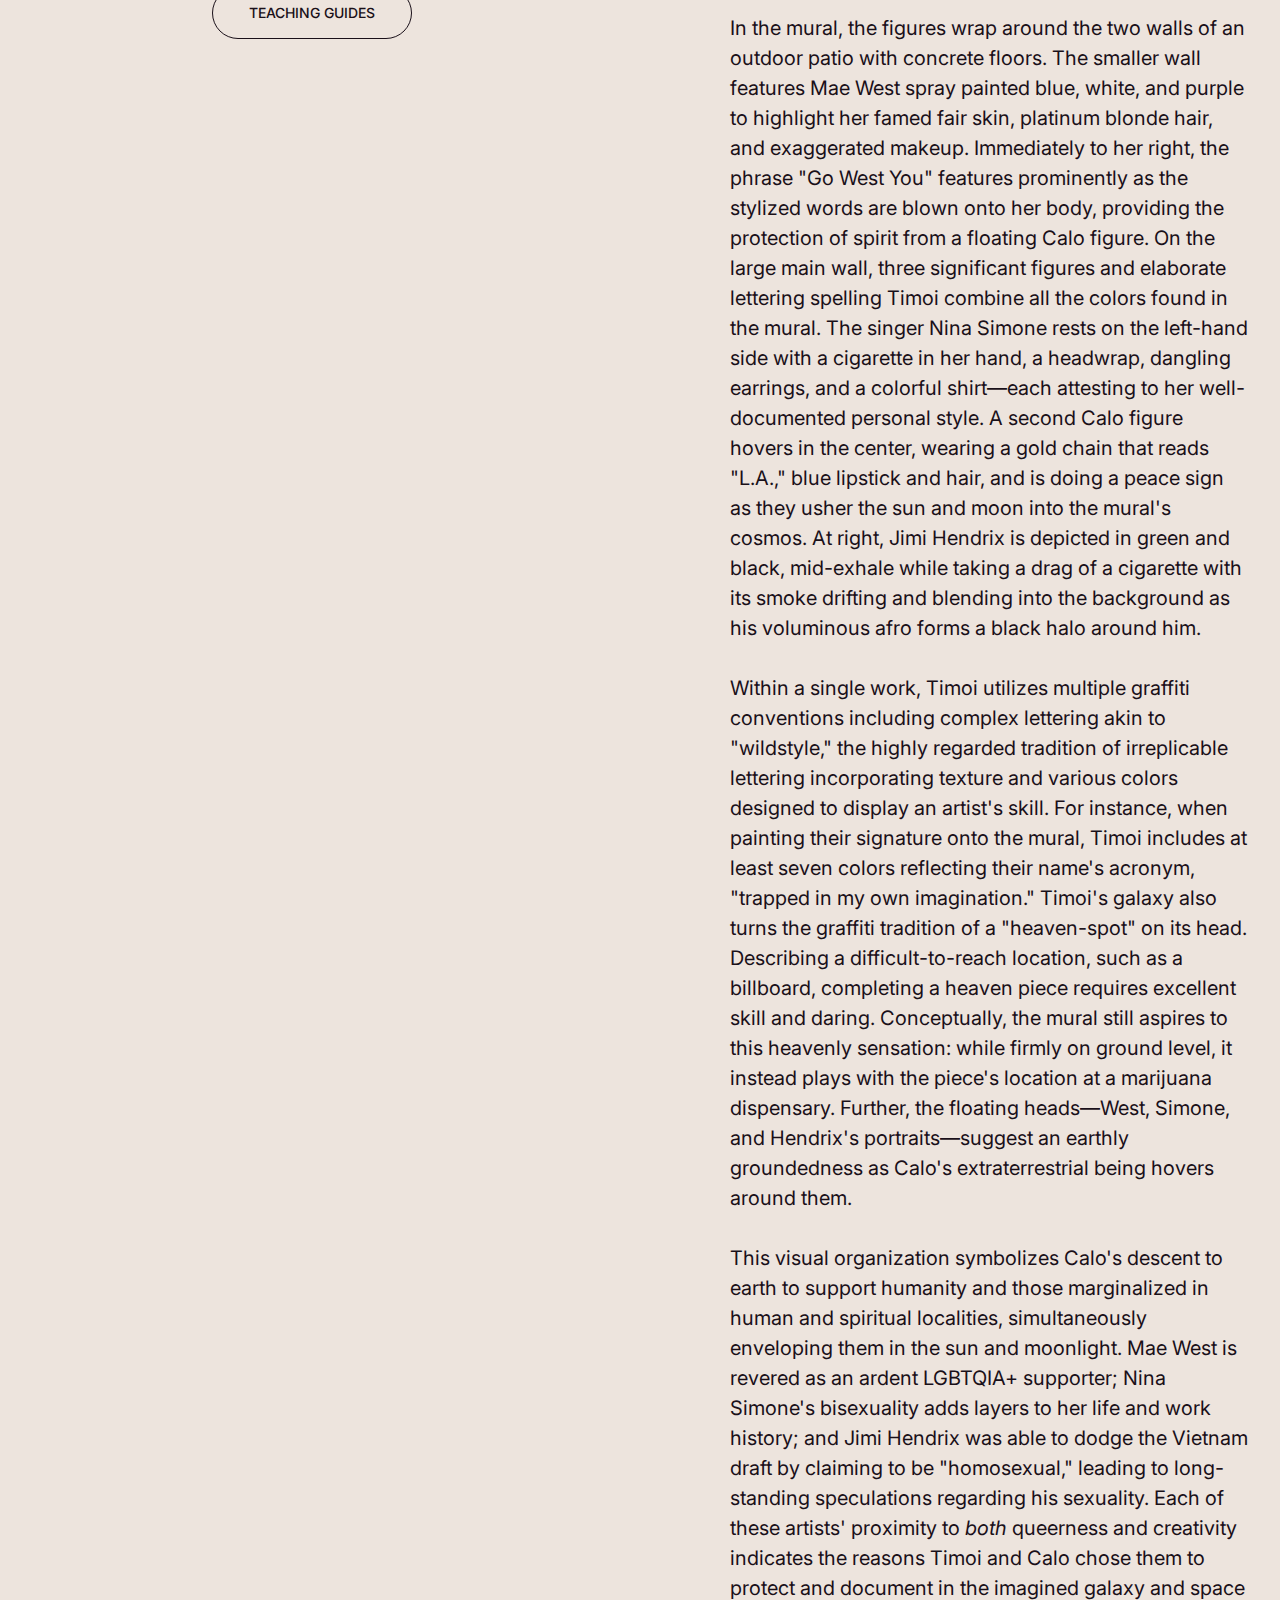
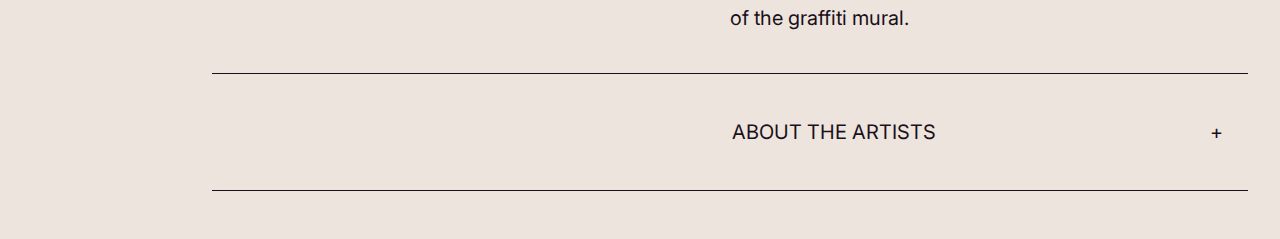
<file: objects/timoi/timoi.html>
<!DOCTYPE html>
<html class="no-js" lang="en">

<head>
    <meta charset="UTF-8">
    <meta name="description" content="This is a description">
    <meta name="viewport" content="width=device-width, initial-scale=1.0">
    <title> Five Decades of Chicane Muralism in Los Angeles: Timoi </title>
    <script src="https://code.jquery.com/jquery-3.6.0.min.js"></script>
    <script src="https://maxcdn.bootstrapcdn.com/bootstrap/3.3.7/js/bootstrap.min.js"></script>
    <script src="https://ajax.googleapis.com/ajax/libs/jquery/3.3.1/jquery.min.js"></script>

    <link rel="stylesheet" href="../../css/style.css" type="text/css">
    <link rel="stylesheet" href="../../css/darkui.css" type="text/css">
    <link rel="icon" href="../../favicon.ico" type="image/x-icon">

    <link rel="preconnect" href="https://fonts.googleapis.com">
    <link rel="preconnect" href="https://fonts.gstatic.com" crossorigin>
    <link href="https://fonts.googleapis.com/css2?family=Inter:wght@100..900&display=swap" rel="stylesheet">
    <link href="https://fonts.googleapis.com/css2?family=Antonio:wght@100..700&display=swap" rel="stylesheet">
</head>

<body id="global">
    <script src="../../script.js"></script>

    <!-- Skip Link -->
    <a href="#objects-skip" class="skip-link"> Skip to main content of timoi's artwork page (Press enter
        to skip past the navigation & language toggle links below) </a>

    <!-- Navigation -->
    <nav class="nav">

        <!-- Language Toggle -->
        <div class="language" role="radiogroup" aria-labelledby="language-switcher1">
            <p class="hidden" id="language-switcher1"> </p>
            <div class="language__container--left language__container--en">
                <input class="language__control" type="radio" id="language1-1" name="language-switch1">
                <label class="language__label__dark" for="language1-1" id="language-toggle-en"> <button type="button"
                        class="toggle-label language-en-button"> EN </button>
                    <span class="hidden"></span>
                </label>
            </div>
            <div class="language__container--right language__container--sp">
                <input class="language__control" type="radio" id="language1-2" name="language-switch1">
                <label class="language__label__dark" for="language1-2" id="language-toggle-sp"><button type="button"
                        class="toggle-label language-sp-button"> SP </button>
                    <span class="hidden"></span>
                </label>
            </div>
        </div>

        <div class="buffer-space"></div>
        <!-- Pop-out Sub Navigation -->
        <button type="button" id="hamburger-menu__dark" class="open-nav-btn__dark" aria-label="open navigation"
            aria-controls="link-list" aria-expanded="false"> MENU </button>
        <div id="slide-nav" class="slide-content">
            <button type="button" id="close" class="close-btn" aria-label="close navigation">&times;</button>
            <ul id="link-list">
                <li class="text-on en toggleable-english-text" id="nav-intro-link" lang="en"><a href="../../index.html"> HOME </a></li>
                <li class="text-hidden sp toggleable-spanish-text" id="nav-intro-link" lang="sp"><a href="../../index.html"> INICIAL </a></li>
                <li class="text-on en toggleable-english-text" id="nav-intro-link" lang="en"><a href="../../introduction.html"> INTRODUCTION </a></li>
                <li class="text-hidden sp toggleable-spanish-text" id="nav-intro-link" lang="sp"><a href="../../introduction.html"> INTRODUCCIÓN </a></li>
                <li class="text-on en toggleable-english-text" id="nav-intro-link" lang="en"><a href="../../objects/objects.html"> OBJECTS </a>
                <li class="text-hidden sp toggleable-spanish-text" id="nav-intro-link" lang="sp"><a href="../../objects/objects.html"> OBJETOS </a>
                <li class="text-on en toggleable-english-text" id="nav-intro-link" lang="en"><a href="../../archive/archive.html"> ARCHIVE </a></li>
                <li class="text-hidden sp toggleable-spanish-text" id="nav-intro-link" lang="sp"><a href="../../archive/archive.html"> ARCHIVO </a></li>
                <li class="text-on en toggleable-english-text" id="nav-intro-link" lang="en"><a href="../../dialogues/dialogues.html"> DIALOGUES </a></li>
                <li class="text-hidden sp toggleable-spanish-text" id="nav-intro-link" lang="sp"><a href="../../dialogues/dialogues.html"> DIÁLOGOS </a></li>
                <li class="text-on en toggleable-english-text" id="nav-intro-link" lang="en"><a href="../../guides/teaching-guides.html"> TEACHING GUIDES </a> </li>
                <li class="text-hidden sp toggleable-spanish-text" id="nav-intro-link" lang="sp"><a href="../../guides/teaching-guides.html"> GUÍAS DOCENTES </a></li>
                <li class="text-on en toggleable-english-text" id="nav-intro-link" lang="en"><a href="../../resources/resources.html"> ADDITIONAL RESOURCES </a></li>
                <li class="text-hidden sp toggleable-spanish-text" id="nav-intro-link" lang="sp"><a href="../../resources/resources.html"> RECURSOS ADICIONALES </a></li>
                <li class="text-on en toggleable-english-text" id="nav-intro-link" lang="en"><a href="../../credits.html"> CREDITS </a></li>
                <li class="text-hidden sp toggleable-spanish-text" id="nav-intro-link" lang="sp"><a href="../../credits.html"> CRÉDITOS </a></li>
            </ul>
        </div>
    </nav>
    <main>
        <!-- Timoi Object Inner Page Section -->
        <div class="objects-inner" id="objects-inner-section">
            <div class="top-column objects-inner" id="objects-skip">
                <div class="label-row">
                    <h2 class="page-label en toggleable-english-text" lang="en"> OBJECTS </h2>
                    <h2 class="page-label sp toggleable-spanish-text" lang="sp"> OBJECTOS </h2>
                </div>
                <div class="row-content object-inner">
                    <hr class="label-hr" />
                    <div class="content-container objects-inner">
                        <div class="objects-artwork-container inner">

                            <!-- Timoi Object Inner Gallery Carousel -->
                            <div class="carousel">
                                <div class="carousel-slider">
                                    <div class="carousel-slide"><img data-enlargeable style="cursor: zoom-in"
                                            src="../../objects/timoi/imgs/1e-Timoi-min.jpg"
                                            alt="A spray painted portrait by Timoi of Nina Simone in shades of purple and pink with exaggerated eyelashes and light brown eyes.">
                                    </div>
                                    <div class="carousel-slide"><img data-enlargeable style="cursor: zoom-in"
                                            src="../../objects/timoi/imgs/1d-Timoi-min.jpg"
                                            alt="A spray painted portrait by Timoi of Mae West with the words Go West You next to her face and an angelic figure. Mae West is painted in hues of blue purple and white.">
                                    </div>
                                    <div class="carousel-slide"><img data-enlargeable style="cursor: zoom-in"
                                            src="../../objects/timoi/imgs/1f-Timoi-min.jpg"
                                            alt="This is an overview of a spray-painted mural by Timoi featuring numerous bright colors. There is complex spray writing of the artist name Timoi and a green portrait of Jimi Hendrix.">
                                    </div>
                                    <div class="carousel-slide"><img data-enlargeable style="cursor: zoom-in"
                                            src="../../objects/timoi/imgs/1i-Timoi-min.jpg"
                                            alt="A low resolution view of the Higher Path Holistic Care Collective storefront in Echo Park, Los Angeles. The mural by Timoi is visible on the side of the building.">
                                    </div>
                                    <div class="carousel-slide"><img data-enlargeable style="cursor: zoom-in"
                                            src="../../objects/timoi/imgs/1j-Timoi-min.jpg"
                                            alt="A femme figure wearing a gold necklace with the initials of Los Angeles.">
                                    </div>
                                </div>
                            </div>

                            <div class="objects-artwork-img-copy inner">
                                <div class="artwork-img-top-copy inner">
                                    <h2 class="artwork-h2 en toggleable-english-text" lang="en"> TIMOI — <i> SPRAY&#8211;PAINT GRAFFITI MURAL ON THE
                                            FACADE OF THE HIGHER PATH </i>, 2011 </h2>
                                    <h2 class="artwork-h2 sp toggleable-spanish-text" lang="sp"> TIMOI — <i> MURAL CON PINTURA DE AEROSOL PARA GRAFITI
                                            SOBRE LA FACHADA DE THE HIGHER PATH </i>, 2011 </h2>
                                    <p class="p-under-h2 en toggleable-english-text" lang="en"> Echo Park, Los Angeles </p>
                                    <p class="p-under-h2 en toggleable-english-text" lang="en"> Photo credits: Timoi, Pep Williams, Roger Steffens </p>
                                    <p class="p-under-h2 sp toggleable-spanish-text" lang="sp"> Echo Park, Los Angeles </p>
                                    <p class="p-under-h2 sp toggleable-spanish-text" lang="sp"> Crédito de foto: Timoi, Pep Williams, Roger Steffens </p>
                                    <hr class="label-hr objects-small">
                                    <div class="object-label-wrapper">
                                        <a href="../../archive/archive.html" class="objects-label">
                                            <button type="button" class="objects-label"> <span class="en toggleable-english-text" lang="en"> ARCHIVE
                                                </span>
                                                <span class="sp toggleable-spanish-text" lang="sp"> ARCHIVO </span>
                                            </button>
                                        </a>
                                        <a href="../../dialogues/dialogues.html" class="objects-label">
                                            <button type="button" class="objects-label"> <span class="en toggleable-english-text" lang="en"> DIALOGUE
                                                </span>
                                                <span class="sp toggleable-spanish-text" lang="sp"> DIÁLOGO </span>
                                            </button>
                                        </a>
                                        <a href="../../resources/resources.html" class="objects-label">
                                            <button type="button" class="objects-label"> <span class="en toggleable-english-text" lang="en"> ADDITIONAL
                                                    RESOURCES </span>
                                                <span class="sp toggleable-spanish-text" lang="sp"> RECURSOS ADICIONALES </span> </button>
                                        </a>
                                        <a href="../../guides/teaching-guides.html" class="objects-label">
                                            <button type="button" class="objects-label"> <span class="en toggleable-english-text" lang="en"> TEACHING
                                                    GUIDES </span>
                                                <span class="sp toggleable-spanish-text" lang="sp"> GUÍAS DOCENTES </span> </button>
                                        </a>
                                    </div>
                                </div>
                                <div class="artwork-img-top-copy inner">
                                    <p class="en toggleable-english-text" lang="en"> After a dream in which an ancient spirit hosted within an
                                        eight-year-old&#39;s body visited them, the artist Timoi began the “Killer Calo”
                                        series (now known as &#34;Calo & Zovereignty, Galaxy the Great&#34;) in 2003.
                                        From the planet Ethenz, Calo (they/them) is a celestial figure whose planet
                                        functions as a haven for intersex, non-binary, and gender-fluid individuals
                                        named &#34;huemans.&#34; Existing alongside two other worlds Euphoniouz
                                        (cisgender men) and Oaziz (cisgender women), a binary symbolized by a moon and a
                                        sun, Timoi creates a unique, gender-expansive galaxy that affectionately teases
                                        the notion of genders being from different planets. In this spray-painted mural
                                        at <i> The Higher Path, </i> a cannabis dispensary formerly in Echo Park, Timoi
                                        employs Calo as both angel and alien&#8212;bringing the character&#39;s
                                        celestial light to bear on neighboring portraits of Jimi Hendrix, Nina Simone,
                                        and Mae West.
                                        <br><br>
                                        In the mural, the figures wrap around the two walls of an outdoor patio with
                                        concrete floors. The smaller wall features Mae West spray painted blue, white,
                                        and purple to highlight her famed fair skin, platinum blonde hair, and
                                        exaggerated makeup. Immediately to her right, the phrase &#34;Go West You&#34;
                                        features prominently as the stylized words are blown onto her body, providing
                                        the protection of spirit from a floating Calo figure. On the large main wall,
                                        three significant figures and elaborate lettering spelling Timoi combine all the
                                        colors found in the mural. The singer Nina Simone rests on the left-hand side
                                        with a cigarette in her hand, a headwrap, dangling earrings, and a colorful
                                        shirt&#8212;each attesting to her well-documented personal style. A second Calo
                                        figure hovers in the center, wearing a gold chain that reads &#34;L.A.,&#34;
                                        blue lipstick and hair, and is doing a peace sign as they usher the sun and moon
                                        into the mural&#39;s cosmos. At right, Jimi Hendrix is depicted in green and
                                        black, mid-exhale while taking a drag of a cigarette with its smoke drifting and
                                        blending into the background as his voluminous afro forms a black halo around
                                        him.
                                        <br><br>
                                        Within a single work, Timoi utilizes multiple graffiti conventions including
                                        complex lettering akin to &#34;wildstyle,&#34; the highly regarded tradition of
                                        irreplicable lettering incorporating texture and various colors designed to
                                        display an artist&#39;s skill. For instance, when painting their signature onto
                                        the mural, Timoi includes at least seven colors reflecting their name&#39;s
                                        acronym, &#34;trapped in my own imagination.&#34; Timoi&#39;s galaxy also turns
                                        the graffiti tradition of a &#34;heaven-spot&#34; on its head. Describing a
                                        difficult-to-reach location, such as a billboard, completing a heaven piece
                                        requires excellent skill and daring. Conceptually, the mural still aspires to
                                        this heavenly sensation: while firmly on ground level, it instead plays with the
                                        piece&#39;s location at a marijuana dispensary. Further, the floating
                                        heads&#8212;West, Simone, and Hendrix&#39;s portraits&#8212;suggest an earthly
                                        groundedness as Calo&#39;s extraterrestrial being hovers around them.
                                        <br><br>
                                        This visual organization symbolizes Calo&#39;s descent to earth to support
                                        humanity and those marginalized in human and spiritual localities,
                                        simultaneously enveloping them in the sun and moonlight. Mae West is revered as
                                        an ardent LGBTQIA+ supporter; Nina Simone&#39;s bisexuality adds layers to her
                                        life and work history; and Jimi Hendrix was able to dodge the Vietnam draft by
                                        claiming to be &#34;homosexual,&#34; leading to long-standing speculations
                                        regarding his sexuality. Each of these artists&#39; proximity to <i> both </i>
                                        queerness and creativity indicates the reasons Timoi and Calo chose them to
                                        protect and document in the imagined galaxy and space of the graffiti mural.
                                    </p>
                                    <p class="sp toggleable-spanish-text" lang="sp"> Después de un sueño en el que un antiguo espíritu alojado dentro del
                                        cuerpo de un niñe de ocho años les visitaba, elle artista Timoi comenzó la serie
                                        “Killer Calo” en 2003 (ahora conocida como “Calo & Zovereignty, Galaxy the
                                        Great”). Del planeta Ethenz, Calo (elle) es una figura celestial cuyo planeta
                                        funciona como refugio para personas intersexuales, no binarias y de género
                                        fluido, llamados "huemans". Al existir junto con otros dos mundos, Euphoniouz
                                        (hombres cisgénero) y Oaziz (mujeres cisgénero), en un binomio simbolizado por
                                        una luna y un sol, Timoi crea una galaxia única, de género expansivo, que induce
                                        cariñosamente la noción de que los géneros provienen de planetas diferentes. En
                                        este mural pintado con pintura de aerosol en <i> The Higher Path, </i> un
                                        dispensario de cannabis anteriormente localizado en Echo Park, Timoi representa
                                        a Calo como ángel y extraterrestre&#8212;aportando la luz celestial del
                                        personaje al resto de los personajes retratados, Jimi Hendrix, Nina Simone y Mae
                                        West.
                                        <br><br>
                                        En el mural, las figuras se encuentran distribuidas a lo largo de dos paredes de
                                        un patio exterior con pisos de concreto. La pared más pequeña presenta a Mae
                                        West pintada con aerosol azul, blanco y purpura para resaltar su famosa piel
                                        clara, su cabello rubio platinado, y su exagerado maquillaje. A su derecha, la
                                        frase “Go West You” destaca mientras las palabras estilizadas aparecen sobre su
                                        cuerpo, brindando protección del espíritu de la figura flotante de Calo. En la
                                        gran pared principal hay tres prominentes figuras y letras elaboradas que forman
                                        la palabra Timoi con todos los colores usados en el mural. La cantante Nina
                                        Simone está reclinada sobre su lado izquierdo con un cigarrillo en la mano, un
                                        tocado en la cabeza, aretes colgantes y una colorida camisa&#8212;cada uno como
                                        una muestra de su bien documentado estilo personal. Una segunda representación
                                        de Calo flota en el centro, usando una cadena de oro con las letras “L.A.”, con
                                        lápiz labial y cabello azul, mientras hace un signo de la paz e introduce el sol
                                        y la luna en el cosmos del mural. A la derecha, vemos a Jimi Hendrix en verde y
                                        negro, en medio de una exhalación después de dar una calada a su cigarrillo. El
                                        humo flota mezclándose con el fondo mientras su voluminoso afro forma un halo
                                        negro a su alrededor.
                                        <br><br>
                                        En una sola obra, Timoi utiliza múltiples convenciones de graffiti, incluido el
                                        “wildstyle” caligráfico, la muy respetada tradición de letras irreplicables que
                                        incorporan textura y una multiplicidad de colores diseñados para resaltar
                                        habilidades artísticas. Por ejemplo, al pintar su firma en el mural, Timoi
                                        incluye al menos siete colores reflejando el acrónimo de su nombre, “atrapade en
                                        mi propia imaginación <i> (trapped in my own imagination)”. </i> La galaxia de
                                        Timoi también pone patas arriba la tradición graffitera “heaven-spot”, que es el
                                        hacer un graffiti en un lugar de difícil acceso, como un cartel publicitario.
                                        Completar un trozo de cielo requiere una gran habilidad y audacia.
                                        Conceptualmente, el mural aspira a aquella sensación celestial: aunque el mural
                                        se encuentra ubicado firmemente a nivel del suelo, juega con la ubicación de la
                                        pieza en un dispensario de marihuana. Además, las cabezas flotantes&#8212;los
                                        retratos de West, Simone y Hendrix&#8212;sugieren un enraizamiento terrenal
                                        mientras que el ser extraterrestre de Calo flota a su alrededor. Esta
                                        organización visual simboliza el descenso de Calo a la tierra para apoyar a la
                                        humanidad y aquellos marginados en localidades humanas y espirituales,
                                        envolviéndolos simultáneamente con rayos de sol y luna. Así Mae West es venerada
                                        como una ferviente defensora de los derechos de las comunidades LGBTQIA+, La
                                        bisexualidad de Nina Simone añade capas a su vida y su historia laboral, y Jimi
                                        Hendrix pudo eludir el reclutamiento de estadounidenses para la guerra de
                                        Vietnam afirmando ser “homosexual”, lo que dio lugar a muchas especulaciones
                                        sobre su sexualidad. La proximidad de cada uno de estos artistas tanto a
                                        identidades queer como a experiencias creativas muestran las razones por las que
                                        Timoi y Calo buscaron documentarles y protegerles en la galaxia y espacio
                                        imaginados del mural/graffiti.
                                    </p>
                                </div>
                            </div>
                            <hr class="label-hr">
                            <div class="objects-artwork-img-copy inner bottom-row">
                                <div class="artwork-img-top-copy inner bottom-row">
                                    <div id="open-bottom-row-two">
                                        <p class="en toggleable-english-text"> <button class="objects accordion" data-about="9" lang="en"> ABOUT THE ARTISTS </button> </p>
                                        <p class="sp toggleable-spanish-text"> <button class="objects accordion" data-about="10" lang="sp"> SOBRE LA ARTISTA </button> </p>
                                        <p class="toggle_icon">+</p>
                                    </div>
                                    <div class="artist-bio accordion-content">
                                        <p class="about hidden en toggleable-english-text" id="9" lang="en">
                                            <b> Timoi, </b> an acronym for &#34;Trapped In My Own Imagination&#34; and
                                            &#34;Trusting In My Own Imagination,&#34; became the artist name for Susana
                                            De Leon in 1999, after making a drawing with the phrase. Earlier, in 1995,
                                            the artist began practicing graffiti using the nickname Tootsie or Calo. The
                                            conceptual artist is well-known throughout Los Angeles artist communities
                                            for their characters with mesmerizing wide eyes and works which deal with
                                            identity and the legacies of the artist&#39;s upbringing in Guatemala and
                                            Los Angeles. The artist has been the recipient of commissions to create
                                            murals on a variety of buildings, including commercial venues throughout the
                                            city. Today, Timoi owns and operates a design brand of the same name. In
                                            addition to their work in the arts, Timoi is also a mental health advocate
                                            and tackles social issues as an activist.
                                        </p>
                                        <p class="about hidden sp toggleable-spanish-text" id="10" lang="sp">
                                            <b> Timoi, </b> acrónimo de “Trapped In My Own Imagination” y “Trusting In
                                            My Own Imagination”, se convirtió en el nombre artístico de Susana De León
                                            en 1999 luego de haber realizado un dibujo con esta frase. Hacía 1995, la
                                            artista ya había comenzado a realizar grafitis bajo pseudónimos como Tootsie
                                            o Calo. Como artista conceptual, Timoi es conocide en todas las comunidades
                                            de artistas de Los Ángeles por sus personajes con fascinantes ojos abiertos
                                            y obras que muestran temas de identidad y del legado de su educación como
                                            artista en Guatemala y Los Ángeles. Elle artista ha recibido encargos para
                                            crear murales en una variedad de edificios, incluidos locales comerciales en
                                            toda la ciudad. Hoy, Timoi es propietarie y opera una marca de diseño del
                                            mismo nombre. Además de su trabajo en las artes, Timoi también es defensore
                                            de temas de salud mental y aborda cuestiones sociales como activista.
                                        </p>
                                    </div>
                                    <hr class="label-hr">
                                    <div>
                                    </div>
                                </div>
                            </div>
                        </div>
                    </div>
                </div>
            </div>
            <div class="bottom-column">
                <div class="back-arrow objects" id="objects-arrow">
                    <div class="section-arrow"> <a href="../../objects/objects.html"> &#8592; </a> </div>
                </div>
            </div>
        </div>
    </main>
</body>
</file>
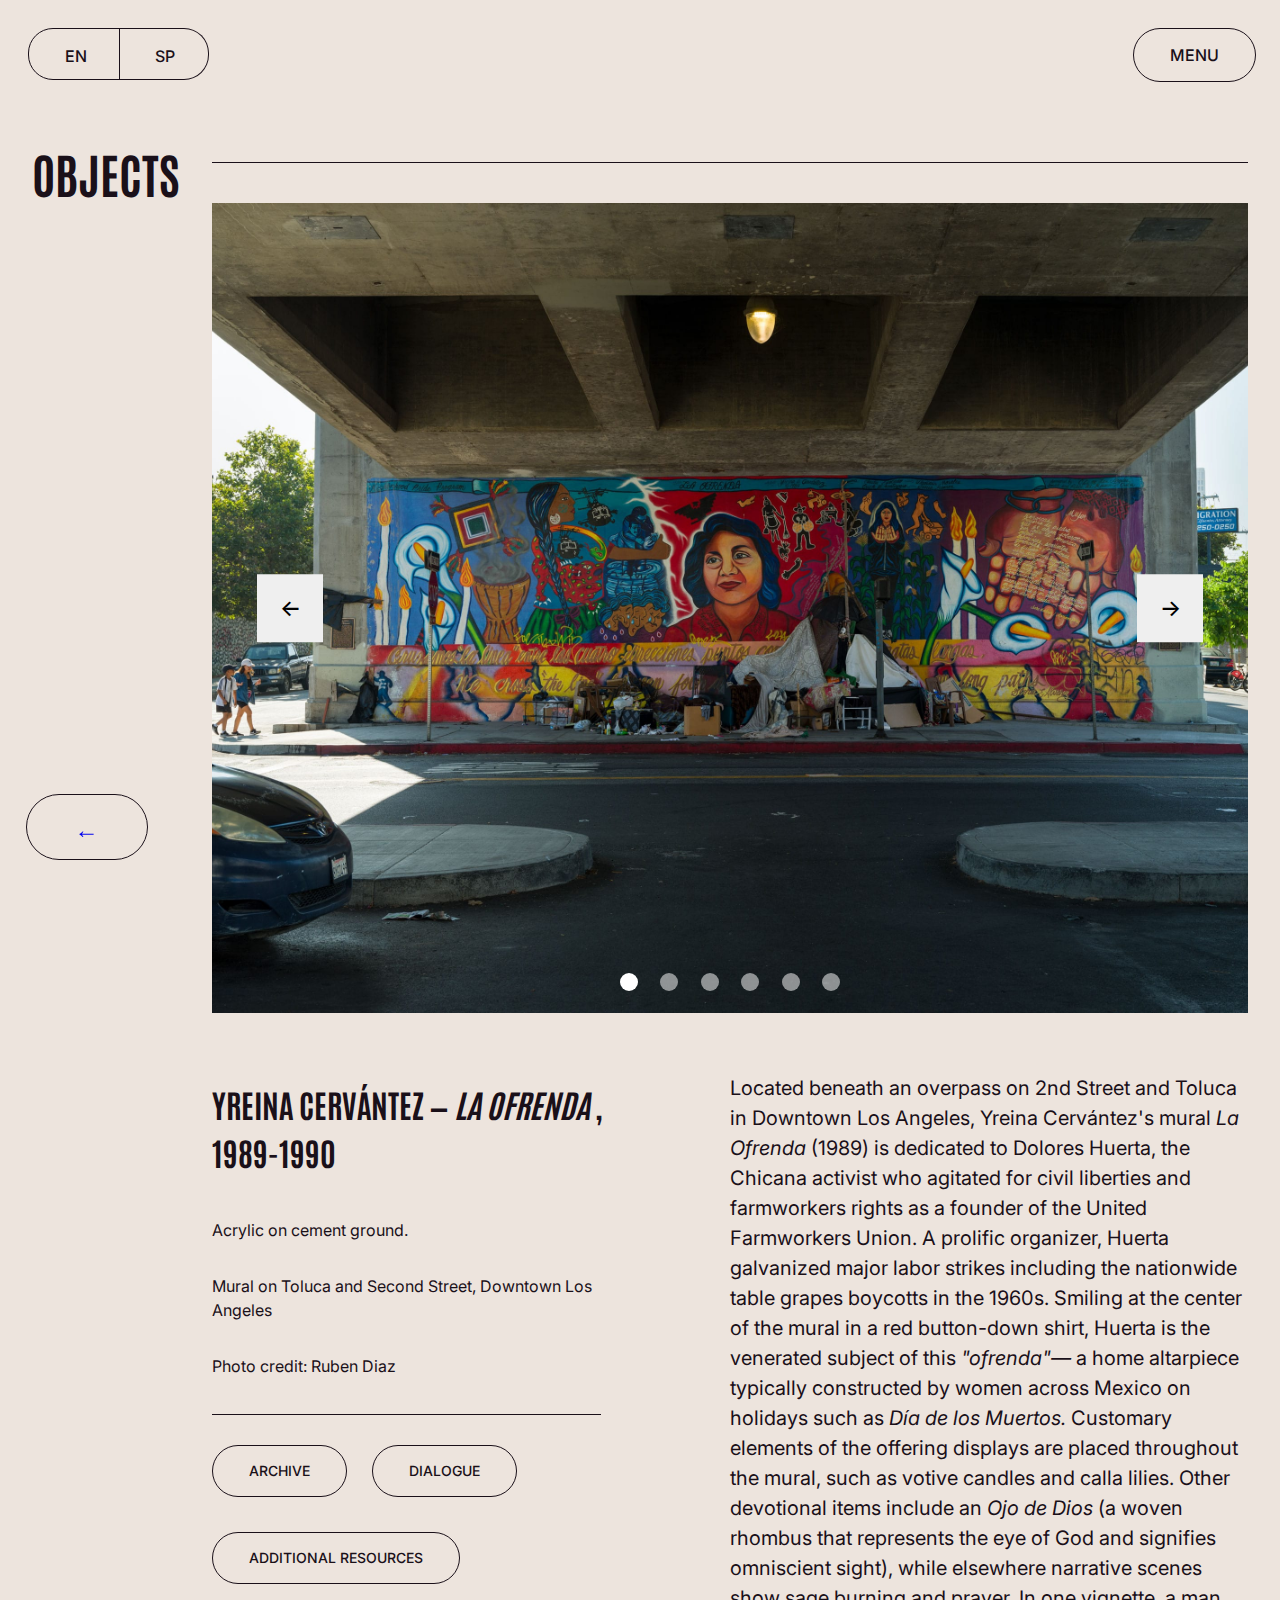
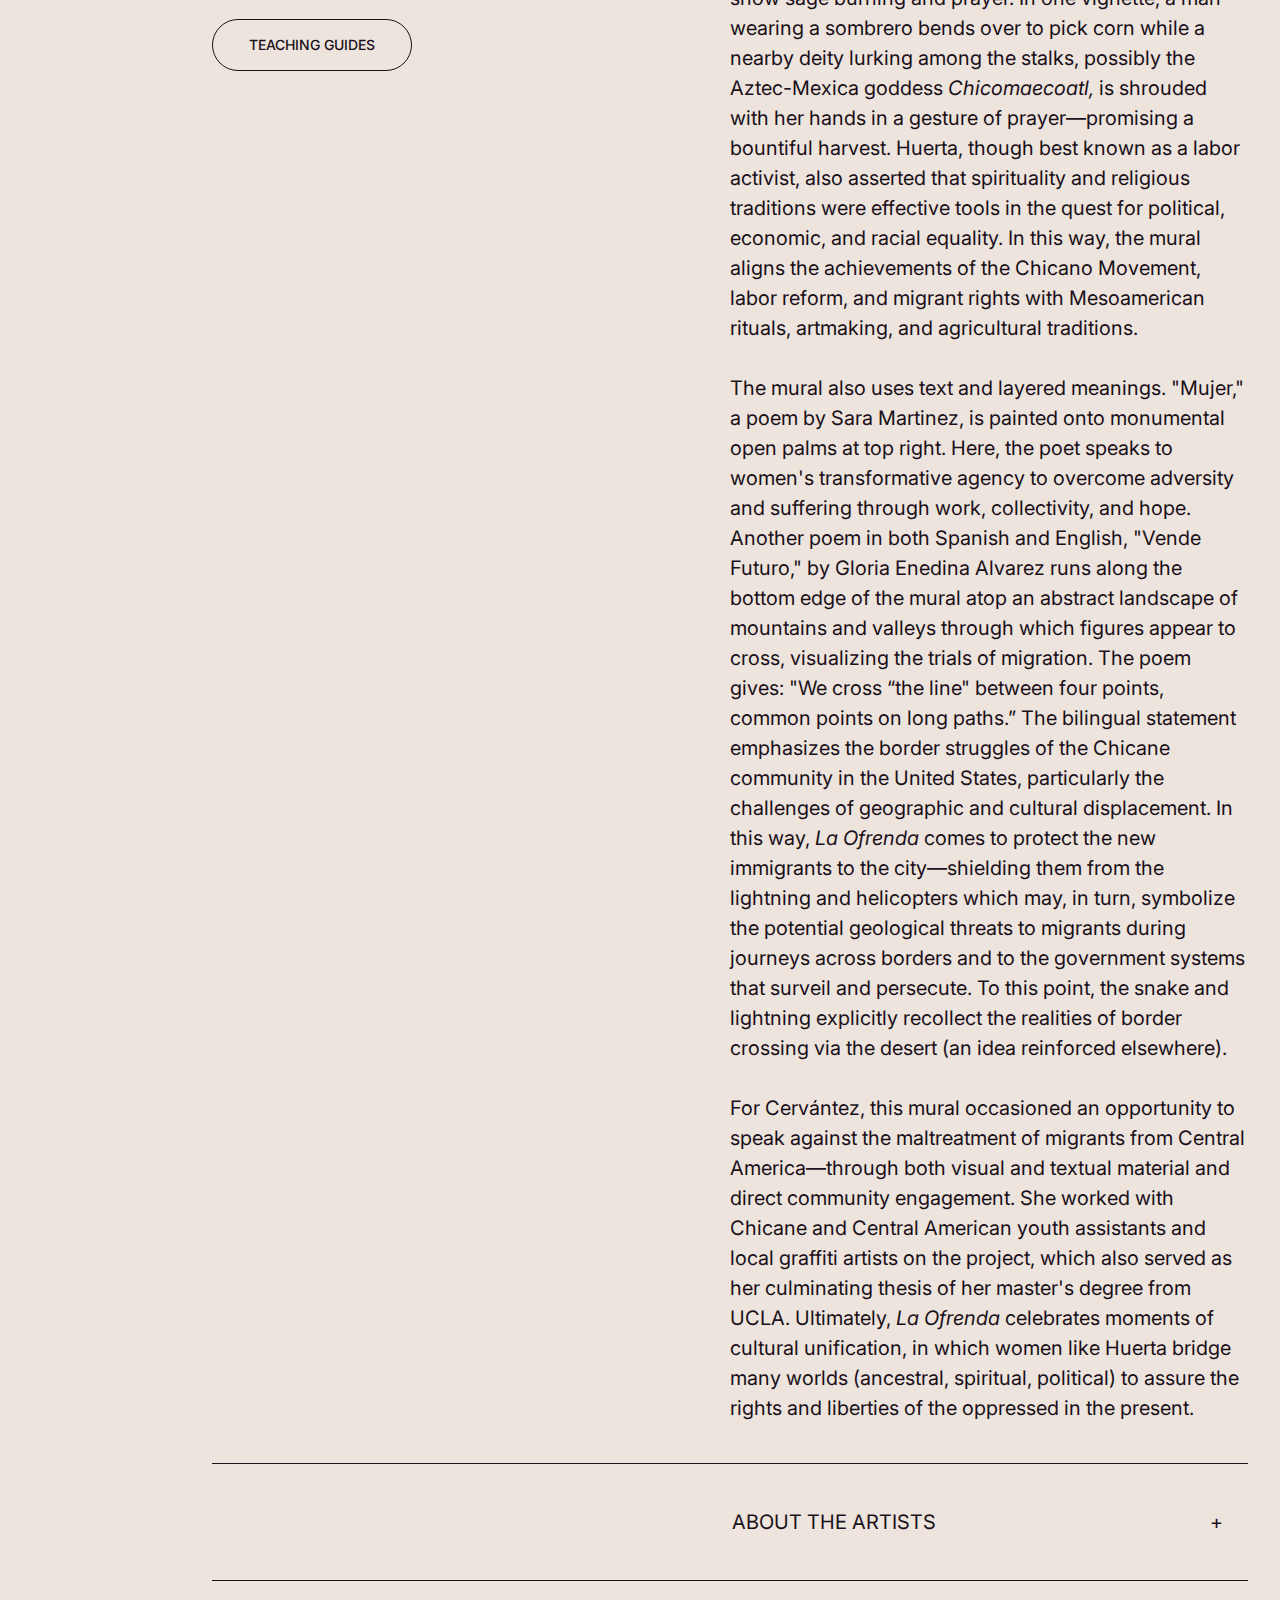
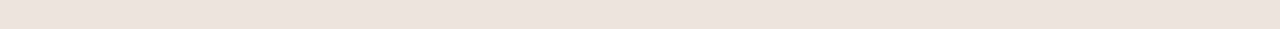
<file: objects/yreina/yreina.html>
<!DOCTYPE html>
<html class="no-js" lang="en">

<head>
    <meta charset="UTF-8">
    <meta name="description" content="This is a description">
    <meta name="viewport" content="width=device-width, initial-scale=1.0">
    <title> Five Decades of Chicane Muralism in Los Angeles: Yreina Cervántez </title>
    <script src="https://code.jquery.com/jquery-3.6.0.min.js"></script>
    <script src="https://maxcdn.bootstrapcdn.com/bootstrap/3.3.7/js/bootstrap.min.js"></script>
    <script src="https://ajax.googleapis.com/ajax/libs/jquery/3.3.1/jquery.min.js"></script>

    <link rel="stylesheet" href="../../css/style.css" type="text/css">
    <link rel="stylesheet" href="../../css/darkui.css" type="text/css">
    <!-- <link rel="stylesheet" href="./objects.css"> -->
    <link rel="icon" href="../../favicon.ico" type="image/x-icon">

    <link rel="preconnect" href="https://fonts.googleapis.com">
    <link rel="preconnect" href="https://fonts.gstatic.com" crossorigin>
    <link href="https://fonts.googleapis.com/css2?family=Inter:wght@100..900&display=swap" rel="stylesheet">
    <link href="https://fonts.googleapis.com/css2?family=Antonio:wght@100..700&display=swap" rel="stylesheet">
</head>

<body id="global">
    <script src="../../script.js"></script>

    <!-- Skip Link -->
    <a href="#objects-skip" class="skip-link"> Skip to main content of yreina cervantez's artwork page (Press enter
        to skip past the navigation & language toggle links below) </a>

    <!-- Navigation -->
    <nav class="nav">
        
        <!-- Language Toggle -->
        <div class="language" role="radiogroup" aria-labelledby="language-switcher1">
            <p class="hidden" id="language-switcher1"> </p>
            <div class="language__container--left language__container--en">
                <input class="language__control" type="radio" id="language1-1" name="language-switch1">
                <label class="language__label__dark" for="language1-1" id="language-toggle-en"> <button type="button"
                        class="toggle-label language-en-button"> EN </button>
                    <span class="hidden"></span>
                </label>
            </div>
            <div class="language__container--right language__container--sp">
                <input class="language__control" type="radio" id="language1-2" name="language-switch1">
                <label class="language__label__dark" for="language1-2" id="language-toggle-sp"><button type="button"
                        class="toggle-label language-sp-button"> SP </button>
                    <span class="hidden"></span>
                </label>
            </div>
        </div>

        <div class="buffer-space"></div>
        <!-- Pop-out Sub Navigation -->
        <button type="button" id="hamburger-menu__dark" class="open-nav-btn__dark" aria-label="open navigation"
            aria-controls="link-list" aria-expanded="false"> MENU </button>
            <div id="slide-nav" class="slide-content">
                <button type="button" id="close" class="close-btn" aria-label="close navigation">&times;</button>
                <ul id="link-list">
                    <li class="text-on en toggleable-english-text" id="nav-intro-link" lang="en"><a href="../../index.html"> HOME </a></li>
                <li class="text-hidden sp toggleable-spanish-text" id="nav-intro-link" lang="sp"><a href="../../index.html"> INICIAL </a></li>
                <li class="text-on en toggleable-english-text" id="nav-intro-link" lang="en"><a href="../../introduction.html"> INTRODUCTION </a></li>
                <li class="text-hidden sp toggleable-spanish-text" id="nav-intro-link" lang="sp"><a href="../../introduction.html"> INTRODUCCIÓN </a></li>
                <li class="text-on en toggleable-english-text" id="nav-intro-link" lang="en"><a href="../../objects/objects.html"> OBJECTS </a>
                <li class="text-hidden sp toggleable-spanish-text" id="nav-intro-link" lang="sp"><a href="../../objects/objects.html"> OBJETOS </a>
                <li class="text-on en toggleable-english-text" id="nav-intro-link" lang="en"><a href="../../archive/archive.html"> ARCHIVE </a></li>
                <li class="text-hidden sp toggleable-spanish-text" id="nav-intro-link" lang="sp"><a href="../../archive/archive.html"> ARCHIVO </a></li>
                <li class="text-on en toggleable-english-text" id="nav-intro-link" lang="en"><a href="../../dialogues/dialogues.html"> DIALOGUES </a></li>
                <li class="text-hidden sp toggleable-spanish-text" id="nav-intro-link" lang="sp"><a href="../../dialogues/dialogues.html"> DIÁLOGOS </a></li>
                <li class="text-on en toggleable-english-text" id="nav-intro-link" lang="en"><a href="../../guides/teaching-guides.html"> TEACHING GUIDES </a> </li>
                <li class="text-hidden sp toggleable-spanish-text" id="nav-intro-link" lang="sp"><a href="../../guides/teaching-guides.html"> GUÍAS DOCENTES </a></li>
                <li class="text-on en toggleable-english-text" id="nav-intro-link" lang="en"><a href="../../resources/resources.html"> ADDITIONAL RESOURCES </a></li>
                <li class="text-hidden sp toggleable-spanish-text" id="nav-intro-link" lang="sp"><a href="../../resources/resources.html"> RECURSOS ADICIONALES </a></li>
                <li class="text-on en toggleable-english-text" id="nav-intro-link" lang="en"><a href="../../credits.html"> CREDITS </a></li>
                <li class="text-hidden sp toggleable-spanish-text" id="nav-intro-link" lang="sp"><a href="../../credits.html"> CRÉDITOS </a></li>
                </ul>
            </div>


    </nav>
    <main>
        <!-- Yreina Object Inner Page Section -->
        <div class="objects-inner" id="objects-inner-section">
            <div class="top-column objects-inner" id="objects-skip">
                <div class="label-row">
                    <h2 class="page-label en toggleable-english-text" lang="en"> OBJECTS </h2>
                    <h2 class="page-label sp toggleable-spanish-text" lang="sp"> OBJECTOS </h2>
                </div>
                <div class="row-content object-inner">
                    <hr class="label-hr" />
                    <div class="content-container objects-inner">
                        <div class="objects-artwork-container inner">

                            <!-- Yreina Object Inner Gallery Carousel -->
                            <div class="carousel">
                                <div class="carousel-slider">
                                    <div class="carousel-slide"><img data-enlargeable style="cursor: zoom-in"
                                            src="../../objects/yreina/imgs/DSF3290-min.jpg"
                                            alt="The complete mural underneath a freeway overpass with an unhoused encampment set up in front of the Yreina Cervantez mural.">
                                    </div>
                                    <div class="carousel-slide"><img data-enlargeable style="cursor: zoom-in"
                                            src="../../objects/yreina/imgs/IMG_6231-min.jpg"
                                            alt="A detail highlighting Dolores Huerta who is the centerpiece figure in the mural.">
                                    </div>
                                    <div class="carousel-slide"><img data-enlargeable style="cursor: zoom-in"
                                            src="../../objects/yreina/imgs/IMG_6223-min.jpg"
                                            alt="A detail featuring helicopters calla lilies and burning sage.">
                                    </div>
                                    <div class="carousel-slide"><img data-enlargeable style="cursor: zoom-in"
                                            src="../../objects/yreina/imgs/IMG_6211-min.jpg"
                                            alt="A detail featuring calla lilies outlines of running figures and part of a poem by Sara Martinez and Rosanna Perez. Graffiti has been sprayed over part of the mural.">
                                    </div>
                                    <div class="carousel-slide"><img data-enlargeable style="cursor: zoom-in"
                                            src="../../objects/yreina/imgs/DSF3498-min.jpg"
                                            alt="A faraway view of Yreina Cervantez mural through multiple intersections underneath a freeway overpass.">
                                    </div>
                                    <div class="carousel-slide"><img data-enlargeable style="cursor: zoom-in"
                                            src="../../objects/yreina/imgs/DSF3271-min.jpg"
                                            alt="A full view of the exit ramp of a freeway and the Yreina Cervantez mural under the overpass.">
                                    </div>
                                </div>
                            </div>

                            <div class="objects-artwork-img-copy inner">
                                <div class="artwork-img-top-copy inner">
                                    <h2 class="artwork-h2 en toggleable-english-text" lang="en"> YREINA CERVÁNTEZ — <i> LA OFRENDA </i>, 1989-1990 </h2>
                                    <h2 class="artwork-h2 sp toggleable-spanish-text" lang="sp"> YREINA CERVÁNTEZ — <i> LA OFRENDA </i>, 1989-1990 </h2>
                                    <p class="p-under-h2 en toggleable-english-text" lang="en"> Acrylic on cement ground. </p>
                                    <p class="p-under-h2 en toggleable-english-text" lang="en"> Mural on Toluca and Second Street, Downtown Los Angeles
                                    </p>
                                    <p class="p-under-h2 en toggleable-english-text" lang="en"> Photo credit: Ruben Diaz </p>
                                    <p class="p-under-h2 sp toggleable-spanish-text" lang="sp"> Acrílico sobre suelo de cemento. </p>
                                    <p class="p-under-h2 sp toggleable-spanish-text" lang="sp"> Mural en Toluca y Second Street, en el centro de Los
                                        Ángeles
                                    </p>
                                    <p class="p-under-h2 sp toggleable-spanish-text" lang="sp"> Crédito de foto: Ruben Diaz </p>
                                    <hr class="label-hr objects-small">
                                    <div class="object-label-wrapper">
                                        <a href="../../archive/archive.html" class="objects-label">
                                            <button type="button" class="objects-label"> <span class="en toggleable-english-text" lang="en"> ARCHIVE
                                                </span>
                                                <span class="sp toggleable-spanish-text" lang="sp"> ARCHIVO </span>
                                            </button>
                                        </a>
                                        <a href="../../dialogues/dialogues.html" class="objects-label">
                                            <button type="button" class="objects-label"> <span class="en toggleable-english-text" lang="en"> DIALOGUE
                                                </span>
                                                <span class="sp toggleable-spanish-text" lang="sp"> DIÁLOGO </span>
                                            </button>
                                        </a>
                                        <a href="../../resources/resources.html" class="objects-label">
                                            <button type="button" class="objects-label"> <span class="en toggleable-english-text" lang="en"> ADDITIONAL
                                                    RESOURCES </span>
                                                <span class="sp toggleable-spanish-text" lang="sp"> RECURSOS ADICIONALES </span> </button>
                                        </a>
                                        <a href="../../guides/teaching-guides.html" class="objects-label">
                                            <button type="button" class="objects-label"> <span class="en toggleable-english-text" lang="en"> TEACHING
                                                    GUIDES </span>
                                                <span class="sp toggleable-spanish-text" lang="sp"> GUÍAS DOCENTES </span> </button>
                                        </a>
                                    </div>
                                </div>
                                <div class="artwork-img-top-copy inner">
                                    <p class="en toggleable-english-text" lang="en"> Located beneath an overpass on 2nd Street and Toluca in Downtown Los
                                        Angeles, Yreina Cervántez&#39;s mural <i> La Ofrenda </i> (1989) is dedicated to
                                        Dolores Huerta, the Chicana activist who agitated for civil liberties and
                                        farmworkers rights as a founder of the United Farmworkers Union. A prolific
                                        organizer, Huerta galvanized major labor strikes including the nationwide table
                                        grapes boycotts in the 1960s. Smiling at the center of the mural in a red
                                        button-down shirt, Huerta is the venerated subject of this
                                        <i>&#34;ofrenda&#34;&#8212;</i> a home altarpiece typically constructed by women
                                        across Mexico on holidays such as <i> Día de los Muertos. </i> Customary
                                        elements of
                                        the offering displays are placed throughout the mural, such as votive candles
                                        and
                                        calla lilies. Other devotional items include an <i> Ojo de Dios </i> (a woven
                                        rhombus that represents the eye of God and signifies omniscient sight), while
                                        elsewhere narrative scenes show sage burning and prayer. In one vignette, a man
                                        wearing a sombrero bends over to pick corn while a nearby deity lurking among
                                        the
                                        stalks, possibly the Aztec-Mexica goddess <i> Chicomaecoatl, </i> is shrouded
                                        with
                                        her hands in a gesture of prayer&#8212;promising a bountiful harvest. Huerta,
                                        though
                                        best known as a labor activist, also asserted that spirituality and religious
                                        traditions were effective tools in the quest for political, economic, and racial
                                        equality. In this way, the mural aligns the achievements of the Chicano
                                        Movement,
                                        labor reform, and migrant rights with Mesoamerican rituals, artmaking, and
                                        agricultural traditions.
                                        <br><br>
                                        The mural also uses text and layered meanings. &#34;Mujer,&#34; a poem by Sara
                                        Martinez, is painted onto monumental open palms at top right. Here, the poet
                                        speaks
                                        to women&#39;s transformative agency to overcome adversity and suffering through
                                        work, collectivity, and hope. Another poem in both Spanish and English,
                                        &#34;Vende
                                        Futuro,&#34; by Gloria Enedina Alvarez runs along the bottom edge of the mural
                                        atop
                                        an abstract landscape of mountains and valleys through which figures appear to
                                        cross, visualizing the trials of migration. The poem gives: &#34;We cross “the
                                        line&#34; between four points, common points on long paths.” The bilingual
                                        statement
                                        emphasizes the border struggles of the Chicane community in the United States,
                                        particularly the challenges of geographic and cultural displacement. In this
                                        way,
                                        <i> La Ofrenda </i> comes to protect the new immigrants to the
                                        city&#8212;shielding
                                        them from the lightning and helicopters which may, in turn, symbolize the
                                        potential
                                        geological threats to migrants during journeys across borders and to the
                                        government
                                        systems that surveil and persecute. To this point, the snake and lightning
                                        explicitly recollect the realities of border crossing via the desert (an idea
                                        reinforced elsewhere).
                                        <br><br>
                                        For Cervántez, this mural occasioned an opportunity to speak against the
                                        maltreatment of migrants from Central America&#8212;through both visual and
                                        textual
                                        material and direct community engagement. She worked with Chicane and Central
                                        American youth assistants and local graffiti artists on the project, which also
                                        served as her culminating thesis of her master&#39;s degree from UCLA.
                                        Ultimately,
                                        <i> La Ofrenda </i> celebrates moments of cultural unification, in which women
                                        like
                                        Huerta bridge many worlds (ancestral, spiritual, political) to assure the rights
                                        and
                                        liberties of the oppressed in the present.
                                    </p>
                                    <p class="sp toggleable-spanish-text" lang="sp">
                                        Ubicado debajo de un paso elevado en 2nd Street y Toluca en el centro de la
                                        ciudad
                                        de Los Ángeles, el mural <i> La Ofrenda </i> (1989) realizado por Yreina
                                        Cervántez
                                        rinde homenaje a Dolores Huerta, la activista Chicana que luchó por las
                                        libertades
                                        civiles y los derechos de trabajadores agrícolas como fundadora del Sindicato
                                        Unido
                                        de Trabajadores Agrícolas (United Farmworkers Union). Huerta, una prolífica
                                        organizadora sindical, impulsó importantes huelgas laborales, incluido el
                                        histórico
                                        boicot nacional de uvas de mesa que tuvo lugar en la década de 1960. Sonriendo
                                        desde
                                        el centro del mural con una camisa roja de botones, Huerta es el sujeto de
                                        veneración de esta <i> “ofrenda”</i>&#8212;un retablo hecho en casa, y
                                        tradicionalmente construido por mujeres de todo México en días festivos como es
                                        el
                                        caso del <i> Día de los Muertos. </i> Algunos de los elementos habituales dentro
                                        de
                                        las ofrendas están presentes en el mural, como velas votivas y flores de
                                        cartuchos.
                                        Otros artículos devocionales incluyen el <i> Ojo de Dios </i> (un rombo tejido
                                        que
                                        representa la mirada omnisciente de Dios), mientras que en otra de las escenas
                                        narrativas se muestra el ritual de quema de salvia acompañado de oración. En
                                        otra de
                                        las viñetas, vemos a un hombre con sombrero que se inclina para recoger maíz
                                        mientras una deidad se acerca desde los tallos, posiblemente se trate de la
                                        diosa
                                        Ázteca-Mexica <i> Chicomaecoatl, </i> quien junta sus manos en un gesto de
                                        oración,
                                        prometiendo una cosecha abundante. Huerta, aunque fue más conocida como una
                                        activista sindical, también afirmó que la espiritualidad y las tradiciones
                                        religiosas eran herramientas eficaces en la búsqueda de igualdad política,
                                        económica
                                        y racial. De esta manera, el mural junta los logros del Movimiento Chicano, la
                                        reforma laboral, y los derechos de los inmigrantes con los rituales, la creación
                                        artística y las tradiciones agrícolas de las comunidades mesoamericanas.
                                        <br><br>
                                        En el mural también se encuentran textos, agregando múltiples capas de
                                        significado.
                                        “Mujer”, un poema escrito por Sara Martínez está pintado sobre unas monumentales
                                        palmas abiertas en la parte superior derecha del mural. En él, la poeta habla de
                                        la
                                        agencia transformadora de las mujeres para sobrepasar las adversidades y el
                                        sufrimiento a través del trabajo, la colectividad y la esperanza. Otro poema
                                        llamado
                                        “Vende Futuro”, escrito por Gloria Enedina Álvarez, aparece tanto en español
                                        como en
                                        inglés, recorriendo el borde inferior del mural sobre un paisaje abstracto de
                                        montañas y valles a través del cual figuras parecen cruzar, visualizando los
                                        desafíos de la migración a píe. El poema dice: “Cruzamos “la línea” entre las
                                        cuatro
                                        direcciones, puntos comunes en caminatas largas”. Esta declaración bilingüe
                                        enfatiza
                                        las luchas relacionadas con la frontera por parte de la comunidad Chicane en los
                                        Estados Unidos, particularmente los desafíos relacionados con el desplazamiento
                                        geográfico y cultural. De esta manera, <i> La Ofrenda </i> busca proteger a los
                                        nuevos inmigrantes de la ciudad&#8212;escudándolos de los rayos y helicópteros
                                        que,
                                        a su vez, simbolizan las potenciales amenazas geológicas a los migrantes
                                        mientras
                                        viajan a través de las fronteras, así como los sistemas gubernamentales que les
                                        vigilan y persiguen. En este sentido, la serpiente y el relámpago rememoran
                                        explícitamente las realidades del cruce por la frontera a través del desierto
                                        (una
                                        idea que se refuerza en otros lugares).
                                        <br><br>
                                        Para Cervántez, este mural brindó la oportunidad para señalar el maltrato contra
                                        los
                                        migrantes de Centroamérica&#8212;a través de material visual y textual, así como
                                        por
                                        medio de la participación comunitaria directa. Ella trabajó con asistentes
                                        juveniles
                                        Chicanxs y centroamericanos, así como también con grafiteros locales para el
                                        desarrollo del proyecto, el cual también sirvió como su tesis para completar su
                                        programa de maestría en UCLA. En última instancia, <i> La Ofrenda </i> celebra
                                        momentos de unificación cultural, en los que mujeres como Huerta conectan
                                        diferentes
                                        mundos (ancestral, espiritual, político) para asegurar los derechos y libertades
                                        de
                                        los oprimidos en el presente.
                                    </p>
                                </div>
                            </div>
                            <hr class="label-hr">
                            <div class="objects-artwork-img-copy inner bottom-row">
                                <div class="artwork-img-top-copy inner bottom-row">
                                    <div id="open-bottom-row-two">
                                        <p class="en toggleable-english-text"> <button class="objects accordion" data-about="11" lang="en"> ABOUT THE ARTISTS </button> </p>
                                        <p class="sp toggleable-spanish-text"> <button class="objects accordion" data-about="12" lang="sp"> SOBRE LA ARTISTA </button> </p>
                                        <p class="toggle_icon">+</p>
                                    </div>
                                    <div class="artist-bio accordion-content">
                                        <p class="about hidden en toggleable-english-text" id="11" lang="en">
                                            <b> Yreina D. Cervántez </b> was born in 1952 in Garden City, Kansas. She
                                            received a BFA from the University of California, Santa Cruz, and a MFA from
                                            the
                                            University of California, Los Angeles. Cervántez is currently a Professor in
                                            the
                                            Department of Chicana/o Studies at the California State University,
                                            Northridge.
                                            She served as the multicultural coordinator at the Los Angeles Municipal Art
                                            Gallery (LAMAG) between 1990 and 1993, and was also a California Arts
                                            Council
                                            Artist in Residence at Self Help Graphics & Art. She participated in some of
                                            the
                                            earliest silkscreen ateliers at Self Help Graphics & Art in the 1980s,
                                            curating
                                            the 1st MAESTRAS &#8211; Women&#39;s Atelier in 1999, and maintains active
                                            association with the organization. The artist collaborated on creating <i>
                                                ¡Alerta!, </i> a multi-media installation that examines the status of
                                            undocumented refugees and immigrants from Central America&#8212;a consistent
                                            focus of her practice and political ideology. Cervántez has been featured in
                                            numerous landmark exhibitions of Chicane art.
                                        </p>
                                        <p class="about hidden sp toggleable-spanish-text" id="12" lang="sp">
                                            <b> Yreina D. Cervántez </b> nació en 1952 en Garden City, Kansas. Estudió
                                            Bellas Artes en la Universidad de California, Santa Cruz, y una maestría en
                                            Bellas Artes de la Universidad de California, Los Ángeles. Cervántez es
                                            actualmente profesora en el Departamento de Estudios Chicanos de la
                                            Universidad
                                            Estatal de California, Northridge. Entre 1990 y 1993, se desempeñó como
                                            coordinadora multicultural en la Galería de Arte Municipal de Los Ángeles
                                            (LAMAG), y también fue artista residente en el Consejo de las Artes en
                                            California, por medio de Self Help Graphics & Art. En la década de los
                                            ochenta,
                                            allí mismo participó en algunos de los primeros talleres de serigrafía en
                                            Self
                                            Help Graphics & Art, y fue curadora del primer MAESTRAS - Taller de mujeres
                                            en
                                            1999, y aún mantiene asociación activa con la organización. La artista
                                            colaboró
                                            en la creación de <i> ¡Alerta!, </i> una instalación multimedia que examina
                                            el
                                            estatus de los refugiados e inmigrantes indocumentados de
                                            Centroamérica&#8208;un
                                            enfoque constante de su práctica e ideología política. Cervántez ha
                                            aparecido en
                                            emblemáticas exhibiciones de arte Chicane.
                                        </p>
                                    </div>
                                    <hr class="label-hr">
                                    <div>
                                    </div>
                                </div>
                            </div>
                        </div>
                    </div>
                </div>
            </div>
            <div class="bottom-column">
                <div class="back-arrow objects" id="objects-arrow">
                    <div class="section-arrow"> <a href="../../objects/objects.html"> &#8592; </a> </div>
                </div>
            </div>
        </div>
    </main>
</body>
</file>
<file: css/style.css>
/* Default: Large devices such as laptops, computers (greater than 1024px) *

/* <!-- Global (Content) --> */

/* Custom Font Faces */
.inter-family {
  font-family: "Inter", sans-serif;
  font-optical-sizing: auto;
  font-weight: 100;
  font-style: normal;
  font-variation-settings: "slnt" 0;
}

.antonio-family {
  font-family: "Antonio", sans-serif;
  font-optical-sizing: auto;
  font-weight: 100;
  font-style: normal;
}

.ovo-regular {
  font-family: "Ovo", serif;
  font-weight: 400;
  font-style: normal;
}

p {
  font-size: 20px;
  color: white;
  font-family: "Inter", sans-serif;
}

h2 {
  font-size: 32px;
}

h3 {
  font-size: 22px;
  font-family: "Inter", sans-serif;
  font-weight: 300;
}

/* Body */

html {
  scroll-behavior: smooth;
}

body {
  /* background-color: #1A1019 !important; */
  background-color: #EDE4DD;
  /* font-size: calc(.5em + 1vw); */
}

#landing {
  background-color: #1A1019 !important;
}

main {
  overflow-x: hidden;
}

button {
  font-family: "Inter", sans-serif;
  font-weight: 500;
  line-height: 1;

}

.skip-link:not(:focus):not(:active) {
  position: absolute !important;
  height: 1px; 
  width: 1px;
  overflow: hidden;
  clip: rect(1px 1px 1px 1px); /* IE6, IE7 */
  clip: rect(1px, 1px, 1px, 1px);
  white-space: nowrap; /* added line */
}

/* Add basic styles for active state */
button.active {
  background-color: #4CAF50;
  color: white;
}

/* Navigation */
nav {
  position: relative;
  padding: 0;
  display: flex;
  justify-content: space-between;
  align-items: center;
  z-index: 1000;
}

nav * {
  display: inline;
}

.nav-float-right #site-navigation {
  margin-left: 50px;
}

/* Language Button Variables (Mid Mode) */
.language {
  width: 200px;
  height: auto;
  font-size: 16px;
  font-family: "Inter", sans-serif;
  font-weight: 500;
  line-height: 1;
  margin: 0px 0px 0px 20px;
  cursor: pointer;
}

.language__container--left {
  position: relative;
  float: left;
  width: 80px;
  height: 30px;
  padding: 20px 5px 5px 5px;
  cursor: pointer;
}

.language__container--right {
  position: relative;
  float: left;
  width: 70px;
  height: 30px;
  padding: 20px 5px 5px 5px;
  cursor: pointer;
}

#language1-1 {
  display: none;
}

#language1-2 {
  display: none;
}

.language__label__mid {
  position: absolute;
  top: 0;
  left: 0;
  width: 70px !important;
  /* margin-left: 100px; */
  height: 30px;
  border: 1px solid #EEE17E !important;
  color: #EEE17E !important;
  background-color: transparent;
  background-repeat: no-repeat;
  background-position: 7px 7px;
  background-size: 14px;
  text-align: right;
  text-transform: uppercase;
  cursor: pointer;
}

.language__container--left .language__label__mid {
  padding: 12px 8px 8px 12px;
  border-radius: 25px 0 0 25px;
  text-align: center;
  justify-content: center;
  align-items: center;
  display: flex;
}

.language__container--right .language__label__mid {
  padding: 12px 8px 8px 12px;
  border-left: 0;
  border-radius: 0 25px 25px 0;
  text-align: center;
  justify-content: center;
  align-items: center;
  display: flex;
}

.language__control:hover+.language__label__mid,
.language__control:focus+.language__label__mid {
  background-color: #eee17e2c;
}

.language__control:checked+.language__label__mid {
  background-color: #eee17e2c;
}

.language__control:focus+.language__label__mid,
.language__control:checked:focus+.language__label__mid {
  z-index: 2;
  outline: 2px solid #85bffd;
  box-shadow: 0 0 8px #85bffd;
}

.text-hidden {
  display: none;
  transition: all 1s ease-in-out;
}

.text-on {
  display: show;
}

.text-off {
  display: none;
}

.text-shown {
  display: show !important;
}

/* Pop-out Sub Navigation */
button.open-nav-btn__mid {
  /* font-size: 1.8rem; */
  font-size: 16px;
  cursor: pointer;
  padding: 18px 36px 18px 36px !important;
  margin: 28px 0px 0px 0px;
  color: #EEE17E;
  border: 1px solid #EEE17E;
  border-radius: 40px;
  background-color: transparent;
  cursor: pointer;
}

#hamburger-menu__mid {
  color: #EEE17E;
  margin: 20px 16px 20px 16px;
}

.slide-content {
  height: 100%;
  width: 0;
  position: fixed;
  z-index: 1;
  top: 0;
  right: 0;
  background-color: #120A11;
  overflow-x: hidden;
  transition: width 0.5s;
  padding-top: 140px;
  visibility: hidden;
}

.slide-content a {
  padding: 8px 8px 8px 40px;
  text-decoration: none;
  font-size: 30px;
  font-family: "Inter", sans-serif;
  font-weight: 500;
  color: #EEE17E;
  display: block;
}

.slide-content a:focus,
.slide-content button:focus {
  outline: 1px solid #eee17e00;
}

main a:focus,
.open-nav-btn:focus {
  outline: 2px solid #eee17e00;
  /* background-color: #eee17e2c; */
  outline-offset: 5px;
}

main a:hover,
.open-nav-btn:hover {
  background-color: #eee17e2c;
}

.close-btn {
  padding: 5px 36px 5px 36px;
  margin: 28px 0px 0px 0px;
  font-size: 25px;
  color: #EEE17E;
  border: 1px solid #EEE17E;
  border-radius: 40px;
  background-color: transparent;
  cursor: pointer;
}

.slide-content a:hover,
.slide-content a:focus {
  color: #eee17ea0;
}

.slide-content .close-btn {
  position: absolute;
  top: 0;
  right: 25px;
  font-size: 36px;
  margin-left: 50px;
}

.visible {
  visibility: visible;
}

.active {
  width: 500px;
}

/* <!-- Landing Page (Content) --> */

/* Background Image Slider */
#main-bg::before {
  content: "";
  display: block;
  position: absolute;
  top: 0;
  left: 0;
  width: 100vw;
  height: 100vh;
  background-color: rgba(0, 0, 0, 0.7);
  /* Change the color and opacity as needed */
}

#main-bg {
  /* background: rgba(250,140,50, 0.6); */
  position: absolute;
  top: 0;
  left: 0;
  z-index: -1;
  width: 100vw;
  height: 100vh;
}

#main-bg img {
  /* background: rgba(0, 0, 0, 0.9); */
  height: 100vh;
  width: 100vw;
  object-fit: cover;
  background-repeat: no-repeat;
  background-position: center center;
}

/* Main (Content) */

main {
  height: fit-content;
  width: 100%;
  display: flex;
  justify-content: center;
  align-items: center;
  flex-direction: column;
  align-self: center;
}

/* Landing Page Title */
.title-flex-container {
  display: flex;
  justify-content: center;
  align-items: center;
  flex-direction: column;
  align-self: center;
  /* position: absolute;
    left: 0; */
  height: 88vh;
  /* min-height: 86.5%; */
  width: 100vw;
  /* background-color: DodgerBlue; */
}

.title-top {
  display: flex;
  align-content: center;
  justify-content: space-between;
  align-items: flex-end;
  height: 10%;
  width: 96vw;
  font-family: "Inter", sans-serif;
  text-align: center;
  color: #EEE17E;
  /* background-color: red; */
}

.title-top h2 {
  font-family: "Inter", sans-serif;
  font-weight: 300;
  font-size: 22px;
  margin: 0px;
}

.title-middle {
  display: flex;
  align-content: center;
  justify-content: center;
  align-items: center;
  height: auto;
  width: 100vw;
  font-size: calc(.5 * (6.5vh + 6.1vw));
  text-align: center;
  color: #EEE17E;
  /* background-color: purple; */
}

.title-middle h1 {
  font-family: "Antonio", sans-serif;
  font-weight: 700;
  margin: 0px;
  padding-bottom: 0px;
}

#main > div > div.title-middle > h1.sp.toggleable-spanish-text {
  font-size: 1.8em;
}

.title-bottom {
  display: flex;
  align-content: center;
  justify-content: space-between;
  align-items: flex-end;
  height: 10%;
  width: 96vw;
  text-align: center;
  color: #EEE17E;
  /* background-color: green; */
}

.title-bottom h2 {
  font-family: "Inter", sans-serif;
  font-weight: 300;
  font-size: 22px;
  margin: 0px;
}

/* Landing Page Arrow */
.landing-arrow {
  display: flex;
  align-content: flex-start;
  justify-content: center;
  align-items: center;
  flex-direction: column;
  align-self: center;
  /* height: 10vh; */
  width: 100vw;
  /* background-color: black; */
  margin: 20px 0px 0px 0px;
}

.section-one-arrow {
  font-size: 24px;
  cursor: pointer;
  padding: 15px 48px 15px 48px !important;
  margin: 0px 0px 0px 0px;
  /* font-size: 32px; */
  color: #EEE17E;
  border: 1px solid #EEE17E;
  border-radius: 40px;
  background-color: transparent;
}

a.arrow {
  color: #EEE17E;
  text-decoration: none;
}

.section-one-arrow:hover {
  background-color: #eee17e1f;
  /* Change the color and opacity as needed */
}

/* <!-- Intro Page (Content) --> */

.intro {
  display: flex;
  justify-content: center;
  align-items: center;
  flex-direction: row;
  align-self: center;
  height: 100%;
  width: 100vw;
  /* min-height: 100%; */
  background-color: #EDE4DD;
}

/* Intro Page Label & Content */
.top-column {
  display: flex;
  align-content: center;
  justify-content: space-between;
  align-items: flex-start;
  height: 100%;
  width: 95%;
  color: #1A1019;
  /* background-color: red; */
  font-family: "Antonio", sans-serif;
  font-size: 24px;
  margin: 40px 0px 0px 0px;
}

.label-row {
  display: flex;
  height: 100%;
  width: auto;
  justify-content: flex-start;
  align-items: flex-start;
  flex-direction: column;
  align-self: flex-start;
  padding: 0px 32px 0px 0px;
}

.page-label {
  font-size: 48px;
  margin: 0px;
}

.label-hr {
  display: block;
  /* height: 100%; */
  width: 100%;
  border: 0;
  border-top: 1.5px solid #1A1019;
  margin: 20px 0px 20px 0px;
  padding: 0;
}

.label-hr.hidden {
  /* display: none; */
  transition: all 1s ease-in-out;
}

.row-content {
  display: flex;
  flex-direction: column;
  justify-content: center;
  align-items: center;
}

.row-content .introduction {
  display: flex;
  height: 100%;
  width: auto;
  justify-content: flex-start;
  align-items: flex-start;
  flex-direction: column;
  align-self: flex-start;
  /* background-color: green; */
  margin: 20px 0px 40px 0px;
  padding: 0px 0px 0px 0px;
  /* background-color: #1A1019; */
}

.content-container .introduction {
  display: flex;
  height: 100%;
  width: 58%;
  justify-content: flex-end;
  align-items: flex-end;
  align-self: flex-end;
  margin: 0px 0px 0px 40px;
  font-size: 18px;
  line-height: 175% !important;
}

p.introduction {
  display: inline-block;
  color: black;
  overflow-wrap: normal;
  line-height: 175% !important;
}

.bottom-column {
  display: flex;
  align-content: center;
  justify-content: space-between;
  align-items: flex-start;
  height: 100%;
  width: 96%;
  color: #1A1019;
  font-family: "Antonio", sans-serif;
  font-size: 24px;
  margin: 20px 0px 0px 0px;
}

/* Intro Page Arrow */
.back-arrow {
  display: flex;
  align-content: flex-start;
  justify-content: flex-start;
  align-items: flex-start;
  flex-direction: column;
  align-self: center;
  text-decoration: none;
  /* width: 100vw; */
  margin: 0px 0px 40px 0px;
}

#intro-arrow {
  position: fixed;
  bottom: 0;
}

.section-arrow {
  font-size: 24px;
  cursor: pointer;
  padding: 15px 48px 15px 48px !important;
  margin: 0px 0px 0px 0px;
  color: #1A1019;
  border: 1px solid #1A1019;
  border-radius: 40px;
  background-color: transparent;
  text-decoration: none;
  cursor: pointer;
}

.section-arrow:hover {
  background-color: #1a191306;
}

/* <!-- Objects Main Page (Content) --> */

#objects-main-section {
  display: flex;
  justify-content: center;
  align-items: center;
  flex-direction: column;
  align-self: center;
  height: 100%;
  width: 100vw;
  background-color: #EDE4DD;
}

.row-content>div {
  display: flex;
  justify-content: space-between;
  flex-direction: row;
  flex-wrap: wrap;
  gap: 20px;
}

.objects-artwork-container {
  display: flex;
  flex-direction: column;
  align-content: center;
  justify-content: space-between;
  align-items: flex-start;
  height: 100%;
  width: 48.5%;
  color: #1A1019;
  /* background-color: red; */
  font-family: "Antonio", sans-serif;
  font-size: 24px;
  margin: 20px 0px 0px 0px;
  overflow: hidden;
  cursor: pointer;
}

.objects-artwork-img {
  height: 400px;
  width: 610px;
  object-fit: cover;
}

img.objects-artwork-img.barbara {
  object-fit: cover;
  object-position: 0% 0;
}

img.objects-artwork-img.rafagabby {
  object-fit: cover;
  object-position: 0% 0;
}

/* SPANISH TOGGLE DISPLAY SETTINGS */

#intro-section > div > div.row-content.introduction > div > p[lang="en"] {
 display: inline-block;
}

/* Home Page Spanish Off */

#landing [lang="sp"] { 
  display: none; 
} 

#global [lang="sp"] { 
  display: none; 
} 

.credit-bios.accordion-content {
  display: none;
}

.artist-bio.accordion-content {
  display: none;
}

.digital-archives.accordion-content {
  display: none;
}

.interviews-profiles.accordion-content {
  display: none;
}

.books-articles.accordion-content {
  display: none;
}

.guides-copy.accordion-content {
  display: none;
}

.credit-bios.accordion-content {
  display: none;
}

.dialogues-copy-container.accordion-content {
  display: none;
}


button.toggle-label {
  /* font-size: 1.8rem; */
  font-size: 16px;
  font-weight: 500;
  width: 100%;
  height: 100%;
  padding: 0px 0px 10px 0px !important;
  align-self: center !important;
  margin: 10px 0px 0px 0px;
  color: #1A1019;
  border: none;
  border-radius: 40px;
  background-color: transparent;
  cursor: pointer;
}

button.toggle-label.index {
  /* font-size: 1.8rem; */
  font-size: 16px;
  font-weight: 500;
  width: 100%;
  height: 100%;
  padding: 0px 0px 10px 0px !important;
  align-self: center !important;
  margin: 10px 0px 0px 0px;
  color: #EEE17E;
  border: none;
  border-radius: 40px;
  background-color: transparent;
  cursor: pointer;
}

a.skip-main {
  font-family: "Perstare", Arial, Helvetica, sans-serif;
  position: absolute;
  left: -999px;
  top: auto;
  width: 1px;
  height: 1px;
  overflow: hidden;
  z-index: -999;
}

@media only screen and (max-width: 930px) {
  a.skip-main {
      display: none;
  }

  /* button.accordion.resources {
    display: none;
} */
}

.objects-artwork-img-copy {
  display: flex;
  flex-direction: column;
  align-content: center;
  justify-content: space-between;
  align-items: flex-start;
  height: 100%;
  width: 100%;
  color: #1A1019 !important;
}

.objects-artwork-img-copy>* {
  color: #1A1019;
}

.artwork-img-top-copy {
  display: flex;
  width: 100%;
  flex-direction: row;
  align-content: flex-start;
  justify-content: space-between;
  align-items: flex-start;
  color: #1A1019 !important;
}

.artwork-img-top-copy>* {
  color: #1A1019 !important;
  line-height: 150% !important;
}

.object-maker {
  font-family: "Inter", sans-serif;
  font-weight: 400;
  font-size: 36px;
  margin: 0px 0px 5px 0px;
}

button.objects-label {
  /* font-size: 1.8rem; */
  font-size: 14px;
  font-weight: 500;
  padding: 18px 36px 18px 36px !important;
  margin: 10px 0px 0px 0px;
  color: #1A1019;
  border: 1px solid #1A1019;
  border-radius: 40px;
  background-color: transparent;
  cursor: pointer;
}

.objects-label {
  display: flex;
  /* align-self: flex-end; */
  cursor: pointer;
  text-decoration: none;
}

button.accordion {
  /* font-size: 1.8rem; */
  width:fit-content;
  font-size: 20px;
  font-weight: 400;
  /* padding: 18px 36px 18px 36px !important; */
  /* margin: 10px 0px 0px 0px; */
  color: #1A1019;
  border: none;
  /* border-radius: 40px; */
  background-color: transparent;
  cursor: pointer;
  text-decoration: none;
  text-align: left;
}

.object-label-wrapper {
  display: flex;
  justify-content: flex-start;
  flex-direction: row;
  flex-wrap: wrap;
  width: 75%;
  gap: 25px;
}

.objects-label:hover {
  background-color: transparent;
}

.label-hr.objects-small {
  width: 75%;
}

/* Objects Main Page Arrow */

#objects-arrow {
  position: fixed;
  bottom: 0;
}

#objects-arrow>div>a {
  text-decoration: none !important;
}

/* <!-- Objects Inner Pages (Global Content) --> */

#objects-inner-section {
  display: flex;
  justify-content: center;
  align-items: center;
  flex-direction: column;
  align-self: center;
  height: 100%;
  width: 100vw;
  background-color: #EDE4DD;
}

.top-column.objects-inner {
  display: flex;
  align-content: center;
  justify-content: left !important;
  align-items: flex-start;
  height: 100%;
  width: 95%;
  color: #1A1019;
  /* background-color: red; */
  font-family: "Antonio", sans-serif;
  font-size: 24px;
  margin: 40px 0px 0px 0px;
}

.row-content.object-inner {
  display: flex;
  flex-direction: column;
  justify-content: center;
  align-items: center;
  width: 100vw;
}

.objects-artwork-container.inner {
  width: 100% !important;
  cursor: default;
}

.objects-artwork-img.asco.inner {
  height: 100%;
  width: 100% !important;
}

.objects-artwork-img-copy.inner {
  flex-direction: row;
}

.artwork-img-top-copy.inner {
  flex-direction: column;
}

.artwork-h2 {
  width: 85% !important;
}

.p-under-h2 {
  width: 80% !important;
  font-size: 16px;
}

/* Artwork Material & Artist About */
#objects-main-section>div.top-column.objects-inner>div.row-content.object-inner>div>div>div:nth-child(4)>*>div {
  display: flex;
  flex-direction: row;
  align-items: center;
  align-content: center;
  justify-content: space-between;
  width: 95%;
  cursor: pointer;
}

#objects-main-section>div.top-column.objects-inner>div.row-content.object-inner>div>div>div.objects-artwork-img-copy.inner.bottom-row>* {
  display: flex;
  justify-content: center !important;
  align-items: center;
  align-content: center;
  flex-direction: column;
  width: 90% !important;
}

/* Artwork Material & Artist About Paragraph Font Size Change */
#objects-main-section>div.top-column.objects-inner>div.row-content.object-inner>div>div>div.objects-artwork-img-copy.inner.bottom-row>*>*>p {
  font-size: 16px;
}

p.transparent {
  color: transparent !important;
}

p.hidden {
  /* display: none; */
  transition: all 1s ease-in-out;
  margin-top: 30px;
  margin-bottom: 20px;
}

/* p.about.hidden.en.toggleable-english-text {
  display: none;
}

p.about.hidden.sp.toggleable-spanish-text {
  display: none;
} */


p.about {
  align-self: flex-end;
  color: #1A1019 !important;
  text-decoration: none;
  font-size: 16px;
  line-height: 150%;
  width: 95%;
  margin: 0px 0px 30px 0px;
}

.artist-bio {
  width: 50%;
  align-self: flex-end;
}

#objects-main-section>div.top-column.objects-inner>div.row-content.object-inner>div>div>div:nth-child(4)>*>div>* {
  color: black;
}

#open-bottom-row {
  width: 95% !important;
  display: flex;
  flex-direction: row;
  justify-content: flex-end;
  align-self: center;
  cursor: pointer;
}

#open-bottom-row>* {
  color: #1A1019 !important;
}

#open-bottom-row-two {
  width: 48% !important;
  display: flex;
  flex-direction: row;
  justify-content: space-between;
  align-self: flex-end;
  cursor: pointer;
  margin: 0px 25px 0px 0px;
}

#open-bottom-row-two>* {
  display: flex;
  flex-direction: row;
  color: #1A1019 !important;
  text-decoration: none;
}

.vertical {
  transition: all 0.5s ease-in-out;
  transform: rotate(-90deg);
}

.horizontal {
  transition: all 0.5s ease-in-out;
  transform: rotate(-90deg);
  opacity: 1;
}

.opened {
  opacity: 1;
}

.vertical {
  transition: all 0.5s ease-in-out;
  transform: rotate(90deg);
}

.horizontal {
  transition: all 0.5s ease-in-out;
  transform: rotate(90deg);
  opacity: 0;
}

.horizontal {
  position: absolute;
  background-color: red;
  width: 30px;
  height: 5px;
  left: 50%;
  margin-left: -15px;
  top: 50%;
  margin-top: -2.5px;
}

.vertical {
  position: absolute;
  background-color: red;
  width: 5px;
  height: 30px;
  left: 50%;
  margin-left: -2.5px;
  top: 50%;
  margin-top: -15px;
}

/* Carousel(s) */

.carousel {
  position: relative;
  overflow: hidden;
  font-size: 2.5vmin;
  margin-bottom: 40px;
}

.carousel-slider {
  display: flex;
  transition: 0.3s;
}

.carousel-slide {
  flex: 1 0 100%;
}

.carousel-slide img {
  display: block;
  width: 100%;
  height: 36em;
  object-fit: cover;
}

.carousel button {
  font-size: inherit;
}

.carousel-prev,
.carousel-next {
  position: absolute;
  top: 50%;
  transform: translateY(-50%);
  padding: 1em;
  border: none;
  cursor: pointer;
}

#objects-main-section>div.top-column.objects-inner>div.row-content.object-inner>div>div>div.carousel>button.carousel-prev {
  background: #ffffff70;
  color: #ffffff;
}

#objects-main-section>div.top-column.objects-inner>div.row-content.object-inner>div>div>div.carousel>button.carousel-next {
  background: #ffffff70;
  color: #ffffff;
}

.carousel-prev {
  left: 2em;
}

.carousel-next {
  right: 2em;
}

.carousel-navigation {
  position: absolute;
  bottom: 1em;
  left: 0;
  right: 0;
  display: flex;
  justify-content: center;
  gap: 1em;
}

.carousel-bullet {
  width: .8em;
  height: .8em;
  border: none;
  background: #ffffff85;
  cursor: pointer;
  border-radius: 50%;
}

.carousel-bullet.is-active {
  background: #ffffff;
}

/* <!-- Archives Page (Content) --> */

#archives-main-section {
  display: flex;
  justify-content: center;
  align-items: center;
  flex-direction: column;
  align-self: center;
  height: 100%;
  width: 100vw;
  background-color: #EDE4DD;
}

.archives-artwork-container {
  display: flex;
  flex-direction: column;
  align-content: center;
  justify-content: space-between;
  align-items: flex-start;
  height: 100%;
  /* width: 23.5%; */
  width: 32%;
  /* width: 49%; */
  color: #1A1019;
  /* background-color: red; */
  font-family: "Antonio", sans-serif;
  font-size: 24px;
  margin: 20px 0px 0px 0px;
  overflow: hidden;
  cursor: pointer;
}

.img-full-screen {
  height: 400px;
  width: 100%;
  /* width: 610px; */
  object-fit: cover;
  cursor: zoom-in !important;
}

.scroll-disabled {
  height: 100%;
  overflow: hidden;
}

.img-full-screen,
.img-placeholder {
  cursor: pointer;
}

.img-placeholder {
  position: fixed;
  top: 0;
  right: 0;
  bottom: 0;
  left: 0;
  display: none;
  background-size: contain;
  background-repeat: no-repeat;
  background-position: center center;
  background-color: rgba(0, 0, 0, 0.6);
  ;
  z-index: 999;
}

.archives-img-copy {
  display: flex;
  flex-direction: column;
  align-content: center;
  justify-content: space-between;
  align-items: flex-start;
  height: 100%;
  width: 100%;
  color: #1A1019 !important;
}

.archives-img-top-copy>* {
  color: #1A1019;
  font-size: 16px;
  line-height: 150% !important;
}

.archives-img-top-copy {
  display: flex;
  width: 100%;
  flex-direction: column;
  align-content: flex-start;
  justify-content: space-between;
  align-items: flex-start;
  color: #1A1019 !important;
}

.archives-img-top-copy.extra-short {
  height: 200px !important;
}

.archives-img-top-copy.short {
  height: 250px !important;
}

.archives-img-top-copy.medium {
  height: 300px !important;
}

.archives-img-top-copy.long {
  height: 385px !important;
}

.archives-small {
  display: none;
}

.archives-wrapper {
  display: flex;
  flex-direction: row;
  justify-content: space-between;
  width: 100%;
  height: 100%;
  border-bottom: 1.5px solid #1A1019;
  z-index: 500;
  /* padding-bottom: 10px; */
}

button.archive-label {
  /* font-size: 1.8rem; */
  font-size: 14px;
  font-weight: 500;
  padding: 18px 36px 18px 36px !important;
  margin: 10px 0px 0px 0px;
  color: #1A1019;
  border: 1px solid #1A1019;
  border-radius: 40px;
  background-color: transparent;
  cursor: pointer;
}

.archive-label {
  display: flex;
  /* align-self: flex-end; */
  cursor: pointer;
  text-decoration: none;
}

.archive-label:hover {
  background-color: transparent;
}

/* <!-- Resources Page (Content) --> */

#resources-section {
  display: flex;
  justify-content: center;
  align-items: center;
  flex-direction: column;
  align-self: center;
  height: 100%;
  width: 100vw;
  background-color: #EDE4DD;
}

.row-content.resources {
  width: 68%;
  align-items: flex-end;
}

.content-container.resources {
  display: block;
  flex-direction: column;
  width: 59%;
}

.resources-list {
  display: flex;
  width: 100%;
  /* margin-top: 40px; */
  flex-direction: column;
}

.resources-title {
  display: flex;
  flex-direction: row;
  justify-content: space-between;
  width: auto !important;
  cursor: pointer;
  padding: 0px 20px 0px 20px;
}

.font-change {
  font-family: "Inter", sans-serif !important;
}

h3.resources {
  color: black;
  stroke: 5px solid black;
  /* font-family: "Ovo", serif; */
  font-size: 24px;
}

p.resources {
  display: inline-block;
  color: black;
  font-family: "Ovo", serif;
  line-height: 28px;
  font-size: 16px;
  white-space: initial;
  /* width: 90% !important; */
  overflow-wrap: normal;
}

.resources.hidden {
  /* display: none; */
  transition: all 1s ease-in-out;
  width: 90% !important;
}

a.resources {
  color: black;
  font-family: "Ovo", serif;
  font-size: 16px;
  background-color: transparent;
}

a.resources:hover {
  font-style: italic;
  background-color: transparent;
}

.italics {
  font-style: italic;
  white-space: normal;
}

.list-01 {
  display: flex;
  flex-direction: column;
  justify-content: flex-end;
  align-self: flex-end;
  align-content: space-between;
  overflow-wrap: break-word;
  width: 100%;
}

.digital-archives {
  overflow-wrap: normal;
}

.list-02 {
  display: flex;
  flex-direction: column;
  justify-content: flex-end;
  align-self: flex-end;
  align-content: space-between;
  overflow-wrap: break-word;
  width: 100%;
}

.books-articles {
  white-space: wrap;
}

.list-03 {
  display: flex;
  flex-direction: column;
  justify-content: flex-end;
  align-self: flex-end;
  align-content: space-between;
  overflow-wrap: break-word;
  width: 100%;
}

.interviews-profiles {
  white-space: initial !important;
}

/* Resources Main Page Arrow */

#resources-arrow {
  position: fixed;
  bottom: 0;
}

#resources-arrow>div>a {
  text-decoration: none !important;
}

/* <!-- Dialogues Page (Content) --> */

#dialogues-section {
  display: flex;
  justify-content: center;
  align-items: center;
  flex-direction: column;
  align-self: center;
  height: 100%;
  width: 100vw;
  background-color: #EDE4DD;
}

.row-content.dialogues {
  width: 85%;
  align-items: flex-start;
}

.content-container.dialogues {
  display: block;
  flex-direction: row !important;
  width: 100%;
}

.dialogues-artist-list {
  display: flex;
  width: 100%;
  flex-direction: column;
}

.dialogues-title-container {
  display: flex;
  flex-direction: column;
  justify-content: flex-start;
  align-self: flex-start;
  align-content: space-between;
  overflow-wrap: break-word;
  width: 55%;
}

.dialogues-title {
  display: flex;
  flex-direction: column;
  justify-content: space-between;
  width: 100%;
  cursor: pointer;
  border-bottom: 1.5px solid black;
  /* border-right: 1.5px solid black; */
}

.title-container {
  display: flex;
  justify-content: space-between;
  padding: 10px 20px 10px 20px;
}

.dialogues-artists-list {
  display: flex;
}

.dialogues-copy-container {
  display: flex;
  flex-direction: column;
  justify-content: flex-start;
  align-self: flex-start;
  align-content: space-between;
  overflow-wrap: break-word;
  width: 100%;
  height: 30%;
  overflow: hidden !important;

}

p.dialogues {
  display: inline-block;
  color: black;
  /* font-family: "Ovo", serif; */
  line-height: 150% !important;
  font-size: 16px;
  font-family: "Ovo", serif;
  /* white-space: nowrap; */
  /* width: 60% !important; */
  overflow-wrap: normal;
}

.dialogues-copy {
  display: flex;
  flex-direction: column;
  width: 80%;
  align-self: center;
  overflow-wrap: normal;
  line-height: 150% !important;
  padding: 0px 20px 0px 20px;
}

.moderator {
  font-family: "Ovo", serif;
  width: 70%;
  align-self: center;
  line-height: 150% !important;
  /* padding: 0px 20px 0px 20px; */
}

.moderator.hidden {
  /* display: none; */
  transition: all 1s ease-in-out;
}

.first-person {
  font-family: "Ovo", serif;
  width: 70%;
  line-height: 150% !important;
  /* padding: 0px 20px 0px 20px; */
}

.first-person.hidden {
  /* display: none; */
  transition: all 1s ease-in-out;
  flex-direction: column;
  width: 80%;
  align-self: center;
  overflow-wrap: normal;
  line-height: 150% !important;
  padding: 0px 20px 0px 20px;
}

.second-person {
  align-self: flex-end !important;
  font-family: "Ovo", serif;
  width: 65%;
  align-self: flex-end;
  line-height: 150% !important;
  /* padding: 0px 20px 0px 20px; */
}

#patssi-mario.hidden {
  display: none;
  /* transition: all 5s ease-in-out; */
}

#timoi-ladypink.hidden {
  display: none;
  /* transition: all 5s ease-in-out; */
}

#yreina-judithe.hidden {
  display: none;
  /* transition: all 5s ease-in-out; */
}

/* Dialogues Main Page Arrow */

#dialogues-arrow {
  position: fixed;
  bottom: 0;
}

#dialogues-arrow>div>a {
  text-decoration: none !important;
}

/* <!-- Credits Page (Content) --> */

#credits-section {
  display: flex;
  justify-content: center;
  align-items: center;
  flex-direction: column;
  align-self: center;
  height: 100%;
  width: 100vw;
  background-color: #EDE4DD;
}

.row-content.credits {
  width: 88%;
  align-items: flex-end;
}

.content-container .credits {
  display: block;
  width: auto;
}

#credits-section>div>div.row-content.credits>div {
  flex-direction: row !important;
}

/* p.curators.hidden.sp.toggleable-spanish-text {
  display: none;
}

p.credits.hidden.sp.toggleable-spanish-text {
  display: none;
} */

.credits-list {
  display: flex;
  width: 48%;
  /* width: 100%;
  max-width: 100%; */
  /* margin-top: 40px; */
  flex-direction: column;
}

p.credits {
  display: inline-block;
  color: black;
  /* font-family: "Ovo", serif; */
  /* line-height: 32px; */
  font-size: 16px;
  overflow-wrap: normal;
  width: 100% !important;
  max-width: 100% !important;
}

p.curators {
  display: inline-block;
  color: black;
  /* font-family: "Ovo", serif; */
  line-height: 150% !important;
  font-size: 16px;
  overflow-wrap: normal;
  width: 100% !important;
  max-width: 100% !important;
}

p.thanks {
  display: inline-block;
  color: black;
  /* font-family: "Ovo", serif; */
  line-height: 150% !important;
  font-size: 16px;
  overflow-wrap: normal;
  width: 100% !important;
  max-width: 100% !important;
  border-bottom: 1.5px solid #1A1019;
}

p.credits.title {
  width: auto !important;
  padding: 0px 20px 0px 20px;
  cursor: pointer;
  line-height: 150%;
}


p.guides.hidden.sp.toggleable-spanish-text {
  display: none;
  transition: all 1s ease-in-out;
}


a.credits {
  color: black;
  font-family: "Ovo", serif;
  font-size: 18px;
  background-color: transparent;
}

a.credits:hover {
  font-style: italic;
  background-color: transparent;
}

a.thanks {
  color: black;
  font-size: 16px;
  background-color: transparent;
  z-index: 500;
}

a.thanks:hover {
  font-style: italic;
  background-color: transparent;
}

.list-01.credits {
  display: flex;
  flex-direction: column;
  justify-content: flex-end;
  align-self: flex-end;
  align-content: space-between;
  overflow-wrap: break-word;
  width: 100%;
}

.credits-title-one {
  display: flex;
  flex-direction: row;
  justify-content: space-between;
  width: 100% !important;
  cursor: pointer;
}

.list-02.credits {
  display: flex;
  flex-direction: column;
  justify-content: flex-end;
  align-self: flex-end;
  align-content: space-between;
  overflow-wrap: break-word;
  width: 100%;
}

.credits-title-two {
  display: flex;
  flex-direction: row;
  justify-content: space-between;
  width: 100% !important;
  cursor: pointer;
}

.list-03.credits {
  display: flex;
  flex-direction: column;
  justify-content: flex-end;
  align-self: flex-end;
  align-content: space-between;
  overflow-wrap: break-word;
  width: 100%;
}

.credit-bios {
  display: flex;
  flex-direction: column;
  overflow: hidden;
  width: 98%;
}

.credit-bios.special-thanks {
  width: 88%;
}

.credit-logos-wrapper {
  display: flex;
  flex-direction: row;
  justify-content: flex-start;
  align-items: center;
  align-content: center;
  gap: 1em;
  flex-wrap: wrap;
  width: 100%;
  /* height: 150px; */
}

.credit-logos {
  display: flex;
  width: 150px;
  height: auto;
  /* padding-right: 25px; */
}

/* Credits Main Page Arrow */

#credits-arrow {
  position: fixed;
  bottom: 0;
}

#credits-arrow>div>a {
  text-decoration: none !important;
}

/* .artist-bio {
  display: none !important;
} */

/* <!-- Teaching Guides Page (Content) --> */

#guides-section {
  display: flex;
  justify-content: center;
  align-items: center;
  flex-direction: column;
  align-self: center;
  height: 100%;
  width: 100vw;
  background-color: #EDE4DD;
}

.row-content.guides {
  width: 75%;
  align-items: flex-end;
}

.content-container .guides {
  display: block;
  width: auto;
  text-align: left;
}



#guides-section>div>div.row-content.guides>div {
  width: 100% !important;
}

.guides-list {
  display: flex;
  width: 48%;
  /* width: 100%;
  max-width: 100%; */
  /* margin-top: 40px; */
  flex-direction: column;
  z-index: 500;
}

.list-01.guides {
  display: flex;
  flex-direction: column;
  justify-content: flex-end;
  align-self: flex-end;
  align-content: space-between;
  overflow-wrap: break-word;
  width: 100%;
}

#guides-title-one {
  display: flex;
  flex-direction: row;
  justify-content: space-between;
  width: 100% !important;
}

.list-02.guides {
  display: flex;
  flex-direction: column;
  justify-content: flex-end;
  align-self: flex-end;
  align-content: space-between;
  overflow-wrap: break-word;
  width: 100%;
}

#guides-title-two {
  display: flex;
  flex-direction: row;
  justify-content: space-between;
  width: 100% !important;
}

.guides-copy {
  display: flex;
  flex-direction: column;
  overflow: hidden;
  width: 98%;
  line-height: 24px;
}

p.guides {
  display: inline-block;
  color: black;
  /* font-family: "Ovo", serif; */
  line-height: 150% !important;
  font-size: 16px;
  overflow-wrap: normal;
  width: 100% !important;
  max-width: 100% !important;
}

p.guides.hidden {
  /* display: none; */
  transition: all 1s ease-in-out;
  margin-top: 30px;
  margin-bottom: 20px;
}

p.guides.title {
  width: auto !important;
  padding: 0px 20px 0px 20px;
  cursor: pointer;
  line-height: 175% !important;
}

.guides-img-wrapper {
  display: flex;
  flex-direction: row;
  justify-content: flex-start;
  align-items: center;
  align-content: center;
  gap: 1em;
  flex-wrap: wrap;
  width: 100%;
  /* height: 150px; */
}

.guides-imgs {
  display: flex;
  width: 100%;
  height: auto;
  /* padding-right: 25px; */
}

.guides-bold {
  line-height: 250%;
}

/* Medium devices such as tablets (1020px or lesser) */

@media only screen and (max-width: 1020px) {

  h2 {
    margin-bottom: 0px;
  }

  .bottom-column {
    width: 92%;
  }

  .label-row {
    width: auto !important;
  }

  /* <!-- Intro Page (Content) --> */

  .title-flex-container {
    width: 95% !important;
  }

  .title-top {
    width: 100% !important;
  }

  .title-middle {
    width: 100% !important;
  }

  .content-container .introduction {
    width: 100% !important;
    font-size: 18px;
    line-height: 150% !important;
    margin: 0px 0px 0px 0px;
  }

  .content-container .introduction>p {
    width: 100% !important;
  }

  .top-column.intro {
    flex-direction: column;
  }

  /* <!-- Objects Main Page (Content) --> */

  .top-column {
    width: 92%;
  }

  /* label hr second class */
  .objects-main {
    width: 87% !important;
  }

  .object-maker {
    width: 95% !important;
  }

  .row-content {
    display: flex;
    flex-direction: column;
    justify-content: flex-start;
    align-items: flex-start;
    /* width: 80vw !important; */
  }

  .content-container.objects-inner {
    display: flex;
    width: 87% !important;
    justify-content: flex-start;
    flex-direction: row;
    flex-wrap: wrap;
    gap: 20px;
  }

  .objects-artwork-container {
    display: flex;
    flex-direction: column;
    align-content: center;
    justify-content: space-between;
    align-items: flex-start;
    height: 100%;
    width: 100%;
    color: #1A1019;
    /* background-color: red; */
    font-family: "Antonio", sans-serif;
    font-size: 24px;
    margin: 20px 0px 0px 0px;
    overflow: hidden;
    cursor: pointer;
  }

  /* <!-- Objects Inner Pages (Global Content) --> */

  .top-column.objects-inner {
    width: 92%;
  }

  .content-container.objects-inner {
    width: 100% !important;
  }

  .carousel {
    position: relative;
    overflow: hidden;
    font-size: 2.5vmin;
    margin-bottom: 0px;
  }

  .objects-artwork-img-copy.inner {
    flex-direction: column;
  }

  .artwork-img-top-copy.inner>p {
    font-size: 16px !important;
    line-height: 150% !important;
  }


  #objects-main-section>div.top-column.objects-inner>div.row-content.object-inner>div>div>div.objects-artwork-img-copy.inner.bottom-row>* {
    width: 100% !important;
  }

  #open-bottom-row-two {
    width: 95% !important;
    display: flex;
    flex-direction: row;
    justify-content: space-between;
    align-self: flex-end;
    cursor: pointer;
    margin: 0px 25px 0px 0px;
  }

  .artist-bio {
    width: 96%;
    align-self: flex-start;
    margin: 0px 25px 0px 8px;
  }

  p.about {
    width: 100%;
  }

  .label-hr.objects-small {
    width: 100% !important;
  }

  .object-label-wrapper {
    width: 100%;
    gap: 25px;
    margin: 0px 0px 20px 0px;
    padding-bottom: 30px;
    border-bottom: 1.5px solid #1A1019;
  }

  /* <!-- Archive Page (Content) --> */

  .top-column.archives {
    flex-direction: column;
  }

  .archives-content {
    width: 100% !important;
    z-index: 1000;
  }

  .archives-artwork-container {
    width: 100% !important;

  }

  .archives-small {
    display: block;
  }

  .archives-wrapper {
    flex-direction: column;
    border-bottom: none;
    height: max-content;
    /* padding-bottom: 10px; */
  }

  .archives-img-top-copy.extra-short {
    height: auto !important;
  }
  
  .archives-img-top-copy.short {
    height: auto !important;
  }
  
  .archives-img-top-copy.medium {
    height: auto !important;
  }
  
  .archives-img-top-copy.long {
    height: auto !important;
  }
  
  /* .archives-small {
    display: none;
  } */

  /* <!-- Resources Page (Content) --> */

  .content-container.resources {
    width: 100% !important;
  }

  /* p.resources {
  white-space: pre-line;
} */

  .top-column.resources {
    width: 88% !important;
    flex-direction: row !important;
    /* margin: 40px 0px 40px 0px; */
  }

  /* <!-- Dialogues Page (Content) --> */

  .content-container.dialogues {
    width: 100% !important;
  }

  .label-hr.dialogues-top {
    margin-bottom: 0px;
  }

  .dialogues-artists-list {
    flex-direction: column;
  }

  .dialogues-title-container {
    width: 100% !important;
  }

  .dialogues-copy {
    width: 100%;
    margin-top: 20px;
  }

  /* <!-- Guides Page (Content) --> */

  .top-column.guides {
    width: 92%;
    flex-direction: column;
  }

  .row-content.guides {
    width: 100%;
    align-items: flex-end;
  }

  #guides-section>div>div.row-content.guides>div {
    width: 100% !important;
    flex-direction: column;
    gap: 0px;
  }

  .guides-list {
    display: flex;
    width: 100%;
    /* margin-top: 40px; */
    flex-direction: column;
  }

  /* <!-- Credits Page (Content) --> */

  #objects-main-section>div>div.row-content.credits>div {
    width: 100% !important;
  }

  .list-01.credits,
  .list-02.credits,
  .list-03.credits {
    width: 100% !important;
  }

  .top-column.resources {
    flex-direction: row !important;
  }

  .credit-logos-wrapper {
    gap: 1em !important;
    padding-bottom: 20px !important;
  }


}

/* Small devices such as phones (768px or lesser) */

@media only screen and (max-width: 768px) {

  /* <!-- Global (Content) --> */

  #slide-nav {
    width: 425px;
  }

  .slide-content a {
    padding: 8px 8px 8px 40px;
    text-decoration: none;
    font-size: 26px;
    font-family: "Inter", sans-serif;
    font-weight: 500;
    color: #EEE17E;
    display: block;
  }

  .back-arrow {
    position: static !important;
  }

  /* <!-- Intro Page (Content) --> */

  .title-flex-container {
    width: 92% !important;
    height: 100% !important;
    margin: 80px 40px 40px 40px;
  }

  .top-column.intro {
    width: 88% !important;
  }

  .title-top {
    width: 100%;
    height: 100% !important;
    align-items: center;
    margin: 20px 0px 20px 0px;
  }

  .title-top>h2 {
    font-size: 14px;
    width: 75%;
  }

  .title-middle {
    margin-bottom: 10px;
  }

  .title-middle h1 {
    font-family: "Antonio", sans-serif;
    font-weight: 700;
    margin: 0px;
    padding-bottom: 0px;
    line-height: 115%;
    font-size: 70px !important;
  }

  #main > div > div.title-middle > h1.sp.toggleable-spanish-text {
    font-size: 64px;
  }

  .title-bottom {
    width: 100%;
    align-items: center;
    margin: 20px 0px 20px 0px;
  }

  .title-bottom>h2 {
    font-size: 14px;
    width: 100%;
    line-height: 150% !important;
  }


  .row-content .introduction {
    width: 100% !important;
    margin: 10px 0px 20px 0px;
  }

  /* <!-- Objects Main Page (Content) --> */

  .top-column.objects {
    flex-direction: column;
    width: 88%;
  }

  .row-content.objects {
    width: 100% !important;
  }

  .content-container.objects {
    width: 100% !important;
  }

  .objects-artwork-container>img {
    width: 100% !important;
  }

  #objects-main-section>div.top-column.objects>div.row-content.objects>div>div:nth-child(2)>div:nth-child(1)>img {
    width: 100% !important;
  }

  .objects-main {
    width: 100% !important;
    margin: 20px 0px 10px 0px;
  }

  .object-maker {
    width: 80%;
    white-space: pre-line;
  }

  /* <!-- Objects Inner Pages (Global Content) --> */

  .top-column.objects-inner {
    width: 88%;
    flex-direction: column;
  }

  .row-content.object-inner {
    width: 100%;
  }

  .artwork-img-top-copy.inner>p {
    font-size: 16px !important;
  }

  .artwork-img-top-copy>h2 {
    width: 90%;
    white-space: pre-line;
  }

  #open-bottom-row-two {
    width: 95% !important;
    display: flex;
    flex-direction: row;
    justify-content: space-between;
    align-self: flex-end;
    cursor: pointer;
    margin: 0px 10px 0px 0px;
  }

  p.about {
    width: 95%;
  }

  /* <!-- Resources Page (Content) --> */

  .label-row {
    width: 100%;
  }

  .top-column.resources {
    width: 88%;
    flex-direction: column !important;
    /* margin: 40px 0px 40px 0px; */
  }

  .row-content.resources {
    width: 100%;
    align-items: flex-end;
    /* margin-bottom: 40px; */
  }

  /* <!-- Dialogues Page (Content) --> */

  .top-column.dialogues {
    width: 88%;
    flex-direction: column !important;
  }

  .row-content.dialogues {
    width: 100%;
    align-items: flex-start;
  }

  /* <!-- Guides Page (Content) --> */

  .top-column.guides {
    width: 88%;
    flex-direction: column;
    margin: 40px 0px 40px 0px;
  }

  .row-content.guides {
    width: 100%;
    align-items: flex-start;
  }

  .guides-copy {
    width: 100%;
  }

  /* <!-- Credits Page (Content) --> */

  .top-column.credits {
    width: 88%;
    flex-direction: column;
  }

  .row-content.credits {
    width: 100%;
    align-items: flex-end;
  }

  .credits-list {
    display: flex;
    width: 100%;
  }

  .credit-bios.special-thanks {
    width: 100%;
  }

  .credit-logos-wrapper {
    display: flex;
    flex-direction: row;
    justify-content: flex-start;
    align-items: center;
    align-content: flex-start;
    gap: 1.5em;
    flex-wrap: wrap;
    width: 100%;
    /* height: 150px; */
    padding-bottom: 40px;
    border-bottom: 1.5px solid #1A1019;
  }


}
</file>
<file: css/darkui.css>
/* Language Button Variables (Dark Mode) */
 .language__label__dark {
    position: absolute;
    top: 0;
    left: 0;
    width: 70px !important;
    /* margin-left: 100px; */
    height: 30px;
    border: 1px solid #1A1019;
    color: #1A1019;
    background-color: transparent;
    background-repeat: no-repeat;
    background-position: 7px 7px;
    background-size: 14px;
    text-align: right;
    text-transform: uppercase;
    cursor: pointer;
  }

  .language__container--left .language__label__dark {
    padding: 12px 8px 8px 12px;
    border-radius: 25px 0 0 25px;
    text-align: center;
    justify-content: center;
    align-items: center;
    display: flex;
  }
  
.language__container--right .language__label__dark {
    padding: 12px 8px 8px 12px;
    border-left: 0;
    border-radius: 0 25px 25px 0;
    text-align: center;
    justify-content: center;
    align-items: center;
    display: flex;
  }
  
.language__control:hover + .language__label__dark,
.language__control:focus + .language__label__dark {
    background-color: #1a191306;
  }
  
.language__control:checked + .language__label__dark {
    background-color: #1a191306;
  }
  
.language__control:focus + .language__label__dark,
.language__control:checked:focus + .language__label__dark {
    z-index: 2;
    outline: 2px solid #85bffd;
    box-shadow: 0 0 8px #85bffd;
  }

/* Pop-out Sub Navigation (Dark Mode) */  
button.open-nav-btn__dark {
    /* font-size: 1.8rem; */
    font-size: 16px;
    padding: 18px 36px 18px 36px !important;
    margin: 28px 0px 0px 0px;
    color: #1A1019;
    border: 1px solid #1A1019;
    border-radius: 40px;
    background-color: transparent;
    cursor: pointer; 
  }

  #hamburger-menu__dark {
    color: #1A1019;   
    margin: 20px 16px 20px 16px;
}
</file>
